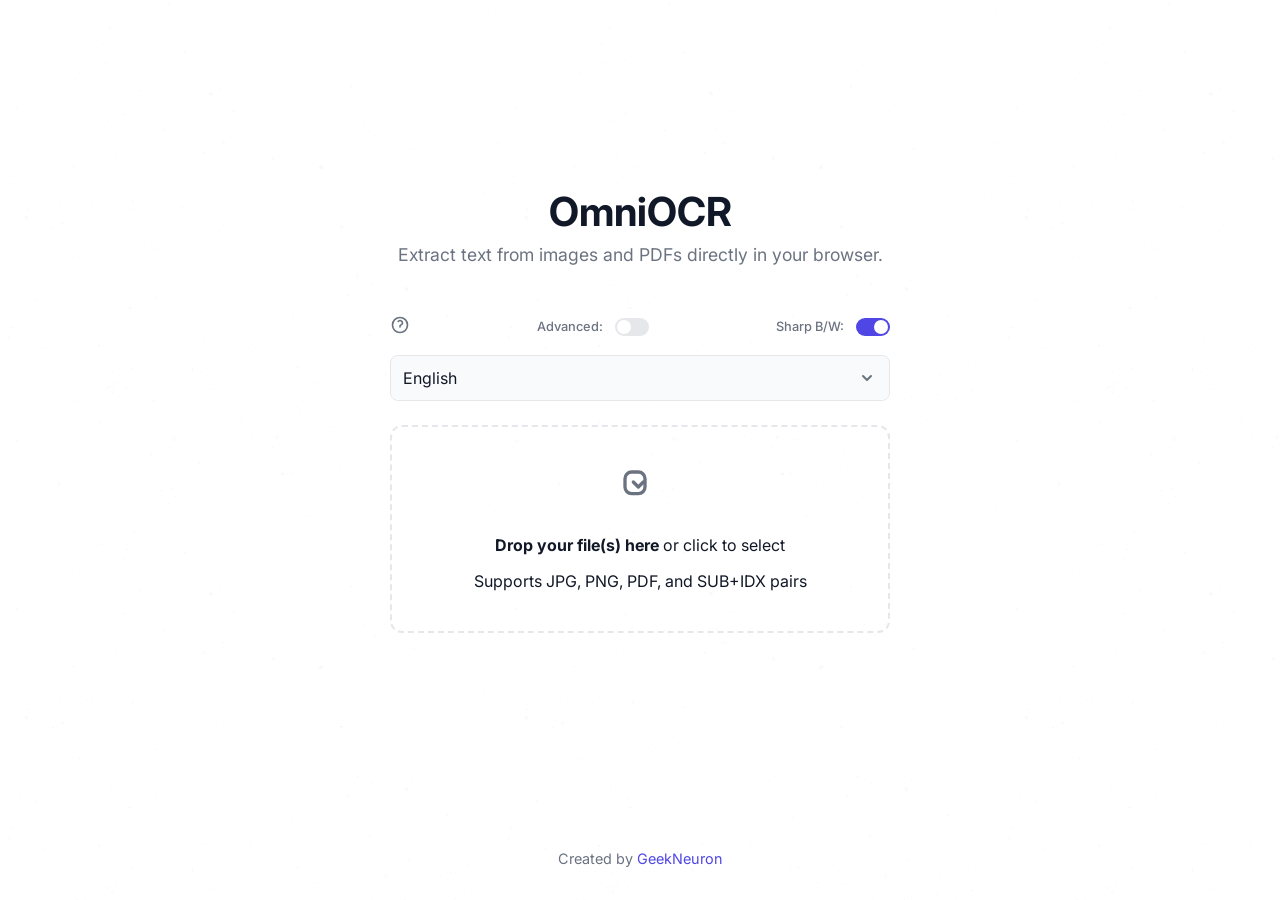
<file: index.html>
<!DOCTYPE html>
<html lang="en">
<head>
    <meta charset="UTF-8">
    <meta name="viewport" content="width=device-width, initial-scale=1.0">
    <title>OmniOCR by GeekNeuron</title>
    <link rel="icon" href="favicon-512x512.png" type="image/png">

    <!-- Google Fonts -->
    <link rel="preconnect" href="https://fonts.googleapis.com">
    <link rel="preconnect" href="https://fonts.gstatic.com" crossorigin>
    <link href="https://fonts.googleapis.com/css2?family=Inter:wght@400;500;700&family=Fira+Code&display=swap" rel="stylesheet">
    <link href="https://fonts.googleapis.com/css2?family=Vazirmatn:wght@400;500;700&display=swap" rel="stylesheet">
    
    <!-- Custom Stylesheet -->
    <link rel="stylesheet" href="src/css/style.css">

    <!-- CodeMirror Library -->
    <link rel="stylesheet" href="src/codemirror/codemirror.min.css">
    <link rel="stylesheet" href="src/codemirror/material-darker.min.css">

    <!-- Libraries (defer to load after DOM) -->
    <script src="src/js/libraries/pdf.min.js" defer></script>
    <script src="src/js/libraries/tesseract.min.js" defer></script>

    <!-- CodeMirror Library -->
    <script src="src/codemirror/codemirror.min.js"></script>
    <script src="src/codemirror/javascript.min.js"></script>

    <!-- VobSub Library (for .sub/.idx subtitle OCR) -->
    <script src="src/js/libraries/vobsub.js" defer></script>

    <!-- Main Application Logic -->
    <script type="module" src="src/js/main.js" defer></script>
</head>
<body class="light-theme">
    <div id="galaxy-bg"></div>
    <div id="dust-bg"></div>

    <main class="main-container">
        <header class="app-header">
            <h1 id="theme-toggle" class="title">OmniOCR</h1>
            <p id="subtitle" class="subtitle">Extract text from images and PDFs directly in your browser.</p>
        </header>

        <section id="controls-section" class="controls-section">
            <div class="top-controls-container">
    <div id="help-icon-container" class="help-icon-container">
        <svg xmlns="http://www.w3.org/2000/svg" fill="none" viewBox="0 0 24 24" stroke-width="2" stroke="currentColor">
            <path stroke-linecap="round" stroke-linejoin="round" d="M9.879 7.519c1.171-1.025 3.071-1.025 4.242 0 1.172 1.025 1.172 2.687 0 3.712-.203.179-.43.326-.67.442-.745.361-1.45.999-1.45 1.827v.75M21 12a9 9 0 11-18 0 9 9 0 0118 0z" />
        </svg>
    </div>
    <div id="advanced-mode-container" class="advanced-toggle-container">
        <label for="advanced-toggle-switch" class="advanced-toggle-label">Advanced:</label>
        <label class="switch">
            <input type="checkbox" id="advanced-toggle-switch">
            <span class="slider"></span>
        </label>
    </div>
    <div id="binarize-toggle-container" class="advanced-toggle-container" title="Hard black/white thresholding. Good for clean scans; can hurt accuracy on photos, colored backgrounds, or non-Latin scripts with fine detail (e.g. CJK).">
        <label for="binarize-toggle-switch" class="advanced-toggle-label">Sharp B/W:</label>
        <label class="switch">
            <input type="checkbox" id="binarize-toggle-switch" checked>
            <span class="slider"></span>
        </label>
    </div>
</div>
            
            <div id="custom-lang-select" class="custom-select-wrapper" tabindex="0">
                <div class="selected-option">
                    <span id="selected-lang-text">English</span>
                    <svg class="dropdown-arrow" xmlns="http://www.w3.org/2000/svg" viewBox="0 0 20 20" fill="currentColor"><path fill-rule="evenodd" d="M5.293 7.293a1 1 0 011.414 0L10 10.586l3.293-3.293a1 1 0 111.414 1.414l-4 4a1 1 0 01-1.414 0l-4-4a1 1 0 010-1.414z" clip-rule="evenodd" /></svg>
                </div>
                <div id="lang-options-panel" class="lang-options-panel hidden">
                    <input type="text" id="lang-search-input" class="lang-search-input" placeholder="Search language...">
                    <ul id="lang-options-list" class="lang-options-list"></ul>
                </div>
            </div>
        </section>

        <section id="drop-zone" class="drop-zone">
            <div class="drop-zone-prompt">
                <svg class="drop-zone-icon" xmlns="http://www.w3.org/2000/svg" fill="none" viewBox="0 0 24 24" stroke="currentColor"><path stroke-linecap="round" stroke-linejoin="round" stroke-width="2" d="M7 16a4 4 0 01-4-4V7a4 4 0 014-4h4a4 4 0 014 4v5a4 4 0 01-4 4H7z"></path><path stroke-linecap="round" stroke-linejoin="round" stroke-width="2" d="M14 9l-3 3-3-3"></path></svg>
                <p><strong>Drop your file(s) here</strong> or click to select</p>
                <span class="drop-zone-format">Supports JPG, PNG, PDF, and SUB+IDX pairs</span>
            </div>
            <input type="file" id="file-input" class="file-input" accept="image/png, image/jpeg, application/pdf, .sub, .idx" multiple>
        </section>

        <section id="status-container" class="status-container hidden">
            <p id="status-text" class="status-text">Processing...</p>
            <div class="progress-bar-wrapper">
                <div id="progress-bar" class="progress-bar"></div>
            </div>
        </section>

        <section id="result-container" class="result-container hidden">
            <div class="result-header">
                <h2>Extracted Text</h2>
                <div class="result-actions">
                    <button id="copy-btn" class="action-btn">
                        <svg xmlns="http://www.w3.org/2000/svg" width="16" height="16" fill="currentColor" viewBox="0 0 16 16"><path d="M4 1.5H3a2 2 0 0 0-2 2V14a2 2 0 0 0 2 2h10a2 2 0 0 0 2-2V3.5a2 2 0 0 0-2-2h-1v1h1a1 1 0 0 1 1 1V14a1 1 0 0 1-1 1H3a1 1 0 0 1-1-1V3.5a1 1 0 0 1 1-1h1v-1z"/><path d="M9.5 1a.5.5 0 0 1 .5.5v1a.5.5 0 0 1-.5.5h-3a.5.5 0 0 1-.5-.5v-1a.5.5 0 0 1 .5-.5h3z"/></svg>
                        <span>Copy</span>
                    </button>
                    <button id="download-btn" class="action-btn">
                        <svg xmlns="http://www.w3.org/2000/svg" width="16" height="16" fill="currentColor" viewBox="0 0 16 16"><path d="M.5 9.9a.5.5 0 0 1 .5.5v2.5a1 1 0 0 0 1 1h12a1 1 0 0 0 1-1v-2.5a.5.5 0 0 1 1 0v2.5a2 2 0 0 1-2 2H2a2 2 0 0 1-2-2v-2.5a.5.5 0 0 1 .5-.5z"/><path d="M7.646 11.854a.5.5 0 0 0 .708 0l3-3a.5.5 0 0 0-.708-.708L8.5 10.293V1.5a.5.5 0 0 0-1 0v8.793L5.354 8.146a.5.5 0 1 0-.708.708l3 3z"/></svg>
                        <span id="download-btn-text">Download</span>
                    </button>
                </div>
            </div>
            <textarea id="result-editor"></textarea>
        </section>

        <div id="error-container" class="error-container hidden">
            <p id="error-text">An error occurred.</p>
        </div>
    </main>

    <footer class="app-footer">
        <p>Created by <a href="https://github.com/GeekNeuron/OmniOCR" target="_blank" rel="noopener noreferrer" class="footer-link">GeekNeuron</a></p>
    </footer>

    <!-- API Key Modal -->
    <div id="api-key-modal-overlay" class="modal-overlay hidden">
        <div id="api-key-modal" class="modal-content">
            <h2 class="modal-title">Advanced Mode Credentials</h2>
            <p class="modal-subtitle">
                Enter your keys for cloud services. They are only stored for this session. You can leave optional fields blank.
            </p>
            <p class="modal-security-notice">
                ⚠️ These keys are stored only in this browser tab's session storage and sent directly from your
                browser to the cloud provider — they are never sent to any OmniOCR server. Anyone with access to
                this browser (or its DevTools/Network tab) could read them. For the Google Vision key, we strongly
                recommend creating a <strong>restricted</strong> key in Google Cloud Console
                (HTTP referrer and/or API restrictions) rather than using an unrestricted key.
            </p>
            <div class="modal-input-grid">
                <div class="modal-input-group">
                    <label for="google-key-input">Google Vision API Key (Required)</label>
                    <input type="password" id="google-key-input" class="modal-input" placeholder="Enter Google API Key...">
                </div>
                <div class="modal-input-group">
                    <label for="cloudinary-name-input">Cloudinary Cloud Name (Optional)</label>
                    <input type="text" id="cloudinary-name-input" class="modal-input" placeholder="Enter Cloudinary Name...">
                </div>
                <div class="modal-input-group">
                    <label for="huggingface-key-input">Hugging Face Token (Optional)</label>
                    <input type="password" id="huggingface-key-input" class="modal-input" placeholder="Enter Hugging Face Token...">
                </div>
            </div>
            <div class="modal-actions">
                <button id="cancel-api-key-btn" class="modal-btn modal-btn-secondary">Cancel</button>
                <button id="confirm-api-key-btn" class="modal-btn modal-btn-primary">Save Keys</button>
            </div>
        </div>
    </div>

    <!-- Help Modal -->
    <div id="help-modal-overlay" class="modal-overlay hidden">
        <div id="help-modal" class="modal-content">
            <button id="help-modal-close-btn" class="modal-close-btn">&times;</button>
            <h2 class="modal-title">OmniOCR Modes Explained</h2>
            <div class="modal-guide">
                <h3>Local Mode (Advanced OFF)</h3>
                <p>Fast, private, and fully offline. Best for clear documents and standard text. Uses the Tesseract.js engine running directly in your browser.</p>
                <ul>
                    <li>✓ 100% Private</li>
                    <li>✓ Works Offline</li>
                    <li>✓ Good for Clear Documents</li>
                </ul>
            </div>
            <div class="modal-guide">
                <h3>Advanced Mode (Advanced ON)</h3>
                <p>Uses powerful cloud APIs for maximum accuracy on complex images, such as photos with distorted text or noisy backgrounds. Requires an internet connection and API keys.</p>
                <ul>
                    <li>✓ Highest Possible Accuracy</li>
                    <li>✓ Great for "In-the-Wild" Images</li>
                    <li>✓ Auto-Detects Language</li>
                </ul>
            </div>
        </div>
    </div>
</body>
</html>
</file>
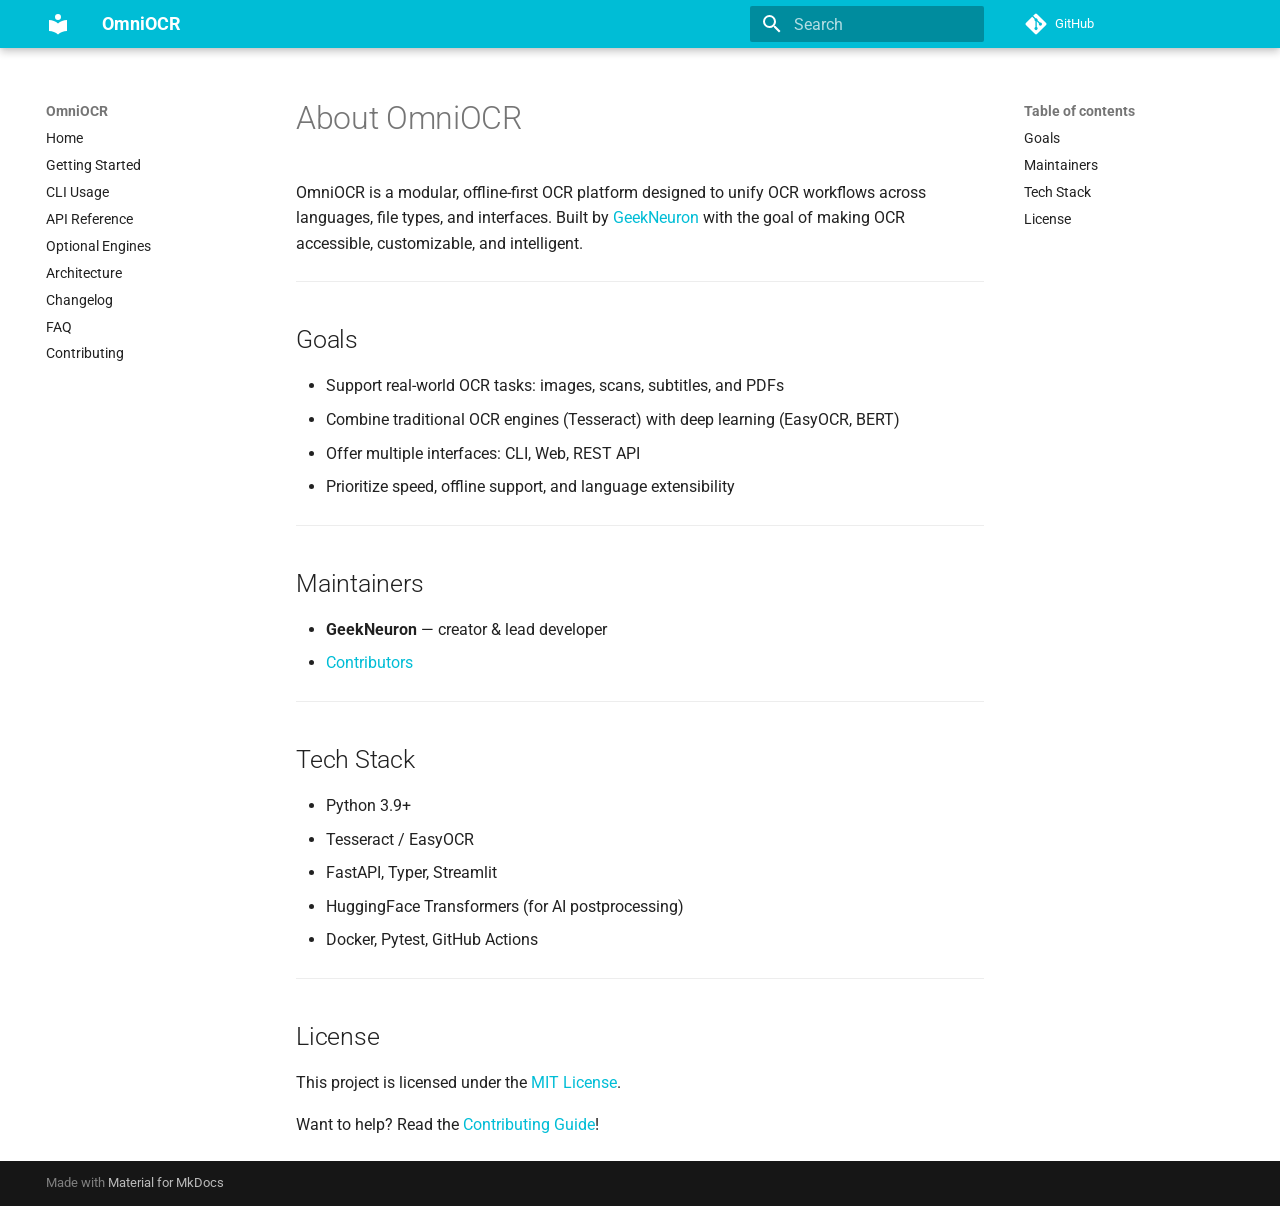
<file: about/index.html>
<!doctype html>
<html lang="en" class="no-js">
  <head>
    
      <meta charset="utf-8">
      <meta name="viewport" content="width=device-width,initial-scale=1">
      
      
      
      
      
      
      <link rel="icon" href="../assets/images/favicon.png">
      <meta name="generator" content="mkdocs-1.6.1, mkdocs-material-9.6.14">
    
    
      
        <title>About OmniOCR - OmniOCR</title>
      
    
    
      <link rel="stylesheet" href="../assets/stylesheets/main.342714a4.min.css">
      
        
        <link rel="stylesheet" href="../assets/stylesheets/palette.06af60db.min.css">
      
      


    
    
      
    
    
      
        
        
        <link rel="preconnect" href="https://fonts.gstatic.com" crossorigin>
        <link rel="stylesheet" href="https://fonts.googleapis.com/css?family=Roboto:300,300i,400,400i,700,700i%7CRoboto+Mono:400,400i,700,700i&display=fallback">
        <style>:root{--md-text-font:"Roboto";--md-code-font:"Roboto Mono"}</style>
      
    
    
    <script>__md_scope=new URL("..",location),__md_hash=e=>[...e].reduce(((e,_)=>(e<<5)-e+_.charCodeAt(0)),0),__md_get=(e,_=localStorage,t=__md_scope)=>JSON.parse(_.getItem(t.pathname+"."+e)),__md_set=(e,_,t=localStorage,a=__md_scope)=>{try{t.setItem(a.pathname+"."+e,JSON.stringify(_))}catch(e){}}</script>
    
      

    
    
    
  </head>
  
  
    
    
    
    
    
    <body dir="ltr" data-md-color-scheme="default" data-md-color-primary="cyan" data-md-color-accent="light-blue">
  
    
    <input class="md-toggle" data-md-toggle="drawer" type="checkbox" id="__drawer" autocomplete="off">
    <input class="md-toggle" data-md-toggle="search" type="checkbox" id="__search" autocomplete="off">
    <label class="md-overlay" for="__drawer"></label>
    <div data-md-component="skip">
      
        
        <a href="#about-omniocr" class="md-skip">
          Skip to content
        </a>
      
    </div>
    <div data-md-component="announce">
      
    </div>
    
    
      

  

<header class="md-header md-header--shadow" data-md-component="header">
  <nav class="md-header__inner md-grid" aria-label="Header">
    <a href=".." title="OmniOCR" class="md-header__button md-logo" aria-label="OmniOCR" data-md-component="logo">
      
  
  <svg xmlns="http://www.w3.org/2000/svg" viewBox="0 0 24 24"><path d="M12 8a3 3 0 0 0 3-3 3 3 0 0 0-3-3 3 3 0 0 0-3 3 3 3 0 0 0 3 3m0 3.54C9.64 9.35 6.5 8 3 8v11c3.5 0 6.64 1.35 9 3.54 2.36-2.19 5.5-3.54 9-3.54V8c-3.5 0-6.64 1.35-9 3.54"/></svg>

    </a>
    <label class="md-header__button md-icon" for="__drawer">
      
      <svg xmlns="http://www.w3.org/2000/svg" viewBox="0 0 24 24"><path d="M3 6h18v2H3zm0 5h18v2H3zm0 5h18v2H3z"/></svg>
    </label>
    <div class="md-header__title" data-md-component="header-title">
      <div class="md-header__ellipsis">
        <div class="md-header__topic">
          <span class="md-ellipsis">
            OmniOCR
          </span>
        </div>
        <div class="md-header__topic" data-md-component="header-topic">
          <span class="md-ellipsis">
            
              About OmniOCR
            
          </span>
        </div>
      </div>
    </div>
    
      
    
    
    
    
      
      
        <label class="md-header__button md-icon" for="__search">
          
          <svg xmlns="http://www.w3.org/2000/svg" viewBox="0 0 24 24"><path d="M9.5 3A6.5 6.5 0 0 1 16 9.5c0 1.61-.59 3.09-1.56 4.23l.27.27h.79l5 5-1.5 1.5-5-5v-.79l-.27-.27A6.52 6.52 0 0 1 9.5 16 6.5 6.5 0 0 1 3 9.5 6.5 6.5 0 0 1 9.5 3m0 2C7 5 5 7 5 9.5S7 14 9.5 14 14 12 14 9.5 12 5 9.5 5"/></svg>
        </label>
        <div class="md-search" data-md-component="search" role="dialog">
  <label class="md-search__overlay" for="__search"></label>
  <div class="md-search__inner" role="search">
    <form class="md-search__form" name="search">
      <input type="text" class="md-search__input" name="query" aria-label="Search" placeholder="Search" autocapitalize="off" autocorrect="off" autocomplete="off" spellcheck="false" data-md-component="search-query" required>
      <label class="md-search__icon md-icon" for="__search">
        
        <svg xmlns="http://www.w3.org/2000/svg" viewBox="0 0 24 24"><path d="M9.5 3A6.5 6.5 0 0 1 16 9.5c0 1.61-.59 3.09-1.56 4.23l.27.27h.79l5 5-1.5 1.5-5-5v-.79l-.27-.27A6.52 6.52 0 0 1 9.5 16 6.5 6.5 0 0 1 3 9.5 6.5 6.5 0 0 1 9.5 3m0 2C7 5 5 7 5 9.5S7 14 9.5 14 14 12 14 9.5 12 5 9.5 5"/></svg>
        
        <svg xmlns="http://www.w3.org/2000/svg" viewBox="0 0 24 24"><path d="M20 11v2H8l5.5 5.5-1.42 1.42L4.16 12l7.92-7.92L13.5 5.5 8 11z"/></svg>
      </label>
      <nav class="md-search__options" aria-label="Search">
        
        <button type="reset" class="md-search__icon md-icon" title="Clear" aria-label="Clear" tabindex="-1">
          
          <svg xmlns="http://www.w3.org/2000/svg" viewBox="0 0 24 24"><path d="M19 6.41 17.59 5 12 10.59 6.41 5 5 6.41 10.59 12 5 17.59 6.41 19 12 13.41 17.59 19 19 17.59 13.41 12z"/></svg>
        </button>
      </nav>
      
    </form>
    <div class="md-search__output">
      <div class="md-search__scrollwrap" tabindex="0" data-md-scrollfix>
        <div class="md-search-result" data-md-component="search-result">
          <div class="md-search-result__meta">
            Initializing search
          </div>
          <ol class="md-search-result__list" role="presentation"></ol>
        </div>
      </div>
    </div>
  </div>
</div>
      
    
    
      <div class="md-header__source">
        <a href="https://github.com/GeekNeuron/OmniOCR" title="Go to repository" class="md-source" data-md-component="source">
  <div class="md-source__icon md-icon">
    
    <svg xmlns="http://www.w3.org/2000/svg" viewBox="0 0 448 512"><!--! Font Awesome Free 6.7.2 by @fontawesome - https://fontawesome.com License - https://fontawesome.com/license/free (Icons: CC BY 4.0, Fonts: SIL OFL 1.1, Code: MIT License) Copyright 2024 Fonticons, Inc.--><path d="M439.55 236.05 244 40.45a28.87 28.87 0 0 0-40.81 0l-40.66 40.63 51.52 51.52c27.06-9.14 52.68 16.77 43.39 43.68l49.66 49.66c34.23-11.8 61.18 31 35.47 56.69-26.49 26.49-70.21-2.87-56-37.34L240.22 199v121.85c25.3 12.54 22.26 41.85 9.08 55a34.34 34.34 0 0 1-48.55 0c-17.57-17.6-11.07-46.91 11.25-56v-123c-20.8-8.51-24.6-30.74-18.64-45L142.57 101 8.45 235.14a28.86 28.86 0 0 0 0 40.81l195.61 195.6a28.86 28.86 0 0 0 40.8 0l194.69-194.69a28.86 28.86 0 0 0 0-40.81"/></svg>
  </div>
  <div class="md-source__repository">
    GitHub
  </div>
</a>
      </div>
    
  </nav>
  
</header>
    
    <div class="md-container" data-md-component="container">
      
      
        
          
        
      
      <main class="md-main" data-md-component="main">
        <div class="md-main__inner md-grid">
          
            
              
              <div class="md-sidebar md-sidebar--primary" data-md-component="sidebar" data-md-type="navigation" >
                <div class="md-sidebar__scrollwrap">
                  <div class="md-sidebar__inner">
                    



<nav class="md-nav md-nav--primary" aria-label="Navigation" data-md-level="0">
  <label class="md-nav__title" for="__drawer">
    <a href=".." title="OmniOCR" class="md-nav__button md-logo" aria-label="OmniOCR" data-md-component="logo">
      
  
  <svg xmlns="http://www.w3.org/2000/svg" viewBox="0 0 24 24"><path d="M12 8a3 3 0 0 0 3-3 3 3 0 0 0-3-3 3 3 0 0 0-3 3 3 3 0 0 0 3 3m0 3.54C9.64 9.35 6.5 8 3 8v11c3.5 0 6.64 1.35 9 3.54 2.36-2.19 5.5-3.54 9-3.54V8c-3.5 0-6.64 1.35-9 3.54"/></svg>

    </a>
    OmniOCR
  </label>
  
    <div class="md-nav__source">
      <a href="https://github.com/GeekNeuron/OmniOCR" title="Go to repository" class="md-source" data-md-component="source">
  <div class="md-source__icon md-icon">
    
    <svg xmlns="http://www.w3.org/2000/svg" viewBox="0 0 448 512"><!--! Font Awesome Free 6.7.2 by @fontawesome - https://fontawesome.com License - https://fontawesome.com/license/free (Icons: CC BY 4.0, Fonts: SIL OFL 1.1, Code: MIT License) Copyright 2024 Fonticons, Inc.--><path d="M439.55 236.05 244 40.45a28.87 28.87 0 0 0-40.81 0l-40.66 40.63 51.52 51.52c27.06-9.14 52.68 16.77 43.39 43.68l49.66 49.66c34.23-11.8 61.18 31 35.47 56.69-26.49 26.49-70.21-2.87-56-37.34L240.22 199v121.85c25.3 12.54 22.26 41.85 9.08 55a34.34 34.34 0 0 1-48.55 0c-17.57-17.6-11.07-46.91 11.25-56v-123c-20.8-8.51-24.6-30.74-18.64-45L142.57 101 8.45 235.14a28.86 28.86 0 0 0 0 40.81l195.61 195.6a28.86 28.86 0 0 0 40.8 0l194.69-194.69a28.86 28.86 0 0 0 0-40.81"/></svg>
  </div>
  <div class="md-source__repository">
    GitHub
  </div>
</a>
    </div>
  
  <ul class="md-nav__list" data-md-scrollfix>
    
      
      
  
  
  
  
    <li class="md-nav__item">
      <a href=".." class="md-nav__link">
        
  
  
  <span class="md-ellipsis">
    Home
    
  </span>
  

      </a>
    </li>
  

    
      
      
  
  
  
  
    <li class="md-nav__item">
      <a href="../getting_started/" class="md-nav__link">
        
  
  
  <span class="md-ellipsis">
    Getting Started
    
  </span>
  

      </a>
    </li>
  

    
      
      
  
  
  
  
    <li class="md-nav__item">
      <a href="../cli/" class="md-nav__link">
        
  
  
  <span class="md-ellipsis">
    CLI Usage
    
  </span>
  

      </a>
    </li>
  

    
      
      
  
  
  
  
    <li class="md-nav__item">
      <a href="../api/" class="md-nav__link">
        
  
  
  <span class="md-ellipsis">
    API Reference
    
  </span>
  

      </a>
    </li>
  

    
      
      
  
  
  
  
    <li class="md-nav__item">
      <a href="../optional.md" class="md-nav__link">
        
  
  
  <span class="md-ellipsis">
    Optional Engines
    
  </span>
  

      </a>
    </li>
  

    
      
      
  
  
  
  
    <li class="md-nav__item">
      <a href="../ARCHITECTURE/" class="md-nav__link">
        
  
  
  <span class="md-ellipsis">
    Architecture
    
  </span>
  

      </a>
    </li>
  

    
      
      
  
  
  
  
    <li class="md-nav__item">
      <a href="../CHANGELOG/" class="md-nav__link">
        
  
  
  <span class="md-ellipsis">
    Changelog
    
  </span>
  

      </a>
    </li>
  

    
      
      
  
  
  
  
    <li class="md-nav__item">
      <a href="../faq/" class="md-nav__link">
        
  
  
  <span class="md-ellipsis">
    FAQ
    
  </span>
  

      </a>
    </li>
  

    
      
      
  
  
  
  
    <li class="md-nav__item">
      <a href="../../CONTRIBUTING.md" class="md-nav__link">
        
  
  
  <span class="md-ellipsis">
    Contributing
    
  </span>
  

      </a>
    </li>
  

    
  </ul>
</nav>
                  </div>
                </div>
              </div>
            
            
              
              <div class="md-sidebar md-sidebar--secondary" data-md-component="sidebar" data-md-type="toc" >
                <div class="md-sidebar__scrollwrap">
                  <div class="md-sidebar__inner">
                    

<nav class="md-nav md-nav--secondary" aria-label="Table of contents">
  
  
  
    
  
  
    <label class="md-nav__title" for="__toc">
      <span class="md-nav__icon md-icon"></span>
      Table of contents
    </label>
    <ul class="md-nav__list" data-md-component="toc" data-md-scrollfix>
      
        <li class="md-nav__item">
  <a href="#goals" class="md-nav__link">
    <span class="md-ellipsis">
      Goals
    </span>
  </a>
  
</li>
      
        <li class="md-nav__item">
  <a href="#maintainers" class="md-nav__link">
    <span class="md-ellipsis">
      Maintainers
    </span>
  </a>
  
</li>
      
        <li class="md-nav__item">
  <a href="#tech-stack" class="md-nav__link">
    <span class="md-ellipsis">
      Tech Stack
    </span>
  </a>
  
</li>
      
        <li class="md-nav__item">
  <a href="#license" class="md-nav__link">
    <span class="md-ellipsis">
      License
    </span>
  </a>
  
</li>
      
    </ul>
  
</nav>
                  </div>
                </div>
              </div>
            
          
          
            <div class="md-content" data-md-component="content">
              <article class="md-content__inner md-typeset">
                
                  


  
  


<h1 id="about-omniocr">About OmniOCR</h1>
<p>OmniOCR is a modular, offline-first OCR platform designed to unify OCR workflows across languages, file types, and interfaces. Built by <a href="https://github.com/GeekNeuron">GeekNeuron</a> with the goal of making OCR accessible, customizable, and intelligent.</p>
<hr />
<h2 id="goals">Goals</h2>
<ul>
<li>Support real-world OCR tasks: images, scans, subtitles, and PDFs</li>
<li>Combine traditional OCR engines (Tesseract) with deep learning (EasyOCR, BERT)</li>
<li>Offer multiple interfaces: CLI, Web, REST API</li>
<li>Prioritize speed, offline support, and language extensibility</li>
</ul>
<hr />
<h2 id="maintainers">Maintainers</h2>
<ul>
<li><strong>GeekNeuron</strong> — creator &amp; lead developer</li>
<li><a href="https://github.com/GeekNeuron/OmniOCR/graphs/contributors">Contributors</a></li>
</ul>
<hr />
<h2 id="tech-stack">Tech Stack</h2>
<ul>
<li>Python 3.9+</li>
<li>Tesseract / EasyOCR</li>
<li>FastAPI, Typer, Streamlit</li>
<li>HuggingFace Transformers (for AI postprocessing)</li>
<li>Docker, Pytest, GitHub Actions</li>
</ul>
<hr />
<h2 id="license">License</h2>
<p>This project is licensed under the <a href="https://github.com/GeekNeuron/OmniOCR/blob/main/LICENSE">MIT License</a>.</p>
<p>Want to help? Read the <a href="../CONTRIBUTING.md">Contributing Guide</a>!</p>












                
              </article>
            </div>
          
          
<script>var target=document.getElementById(location.hash.slice(1));target&&target.name&&(target.checked=target.name.startsWith("__tabbed_"))</script>
        </div>
        
      </main>
      
        <footer class="md-footer">
  
  <div class="md-footer-meta md-typeset">
    <div class="md-footer-meta__inner md-grid">
      <div class="md-copyright">
  
  
    Made with
    <a href="https://squidfunk.github.io/mkdocs-material/" target="_blank" rel="noopener">
      Material for MkDocs
    </a>
  
</div>
      
    </div>
  </div>
</footer>
      
    </div>
    <div class="md-dialog" data-md-component="dialog">
      <div class="md-dialog__inner md-typeset"></div>
    </div>
    
    
    
      
      <script id="__config" type="application/json">{"base": "..", "features": [], "search": "../assets/javascripts/workers/search.d50fe291.min.js", "tags": null, "translations": {"clipboard.copied": "Copied to clipboard", "clipboard.copy": "Copy to clipboard", "search.result.more.one": "1 more on this page", "search.result.more.other": "# more on this page", "search.result.none": "No matching documents", "search.result.one": "1 matching document", "search.result.other": "# matching documents", "search.result.placeholder": "Type to start searching", "search.result.term.missing": "Missing", "select.version": "Select version"}, "version": null}</script>
    
    
      <script src="../assets/javascripts/bundle.13a4f30d.min.js"></script>
      
    
  </body>
</html>
</file>
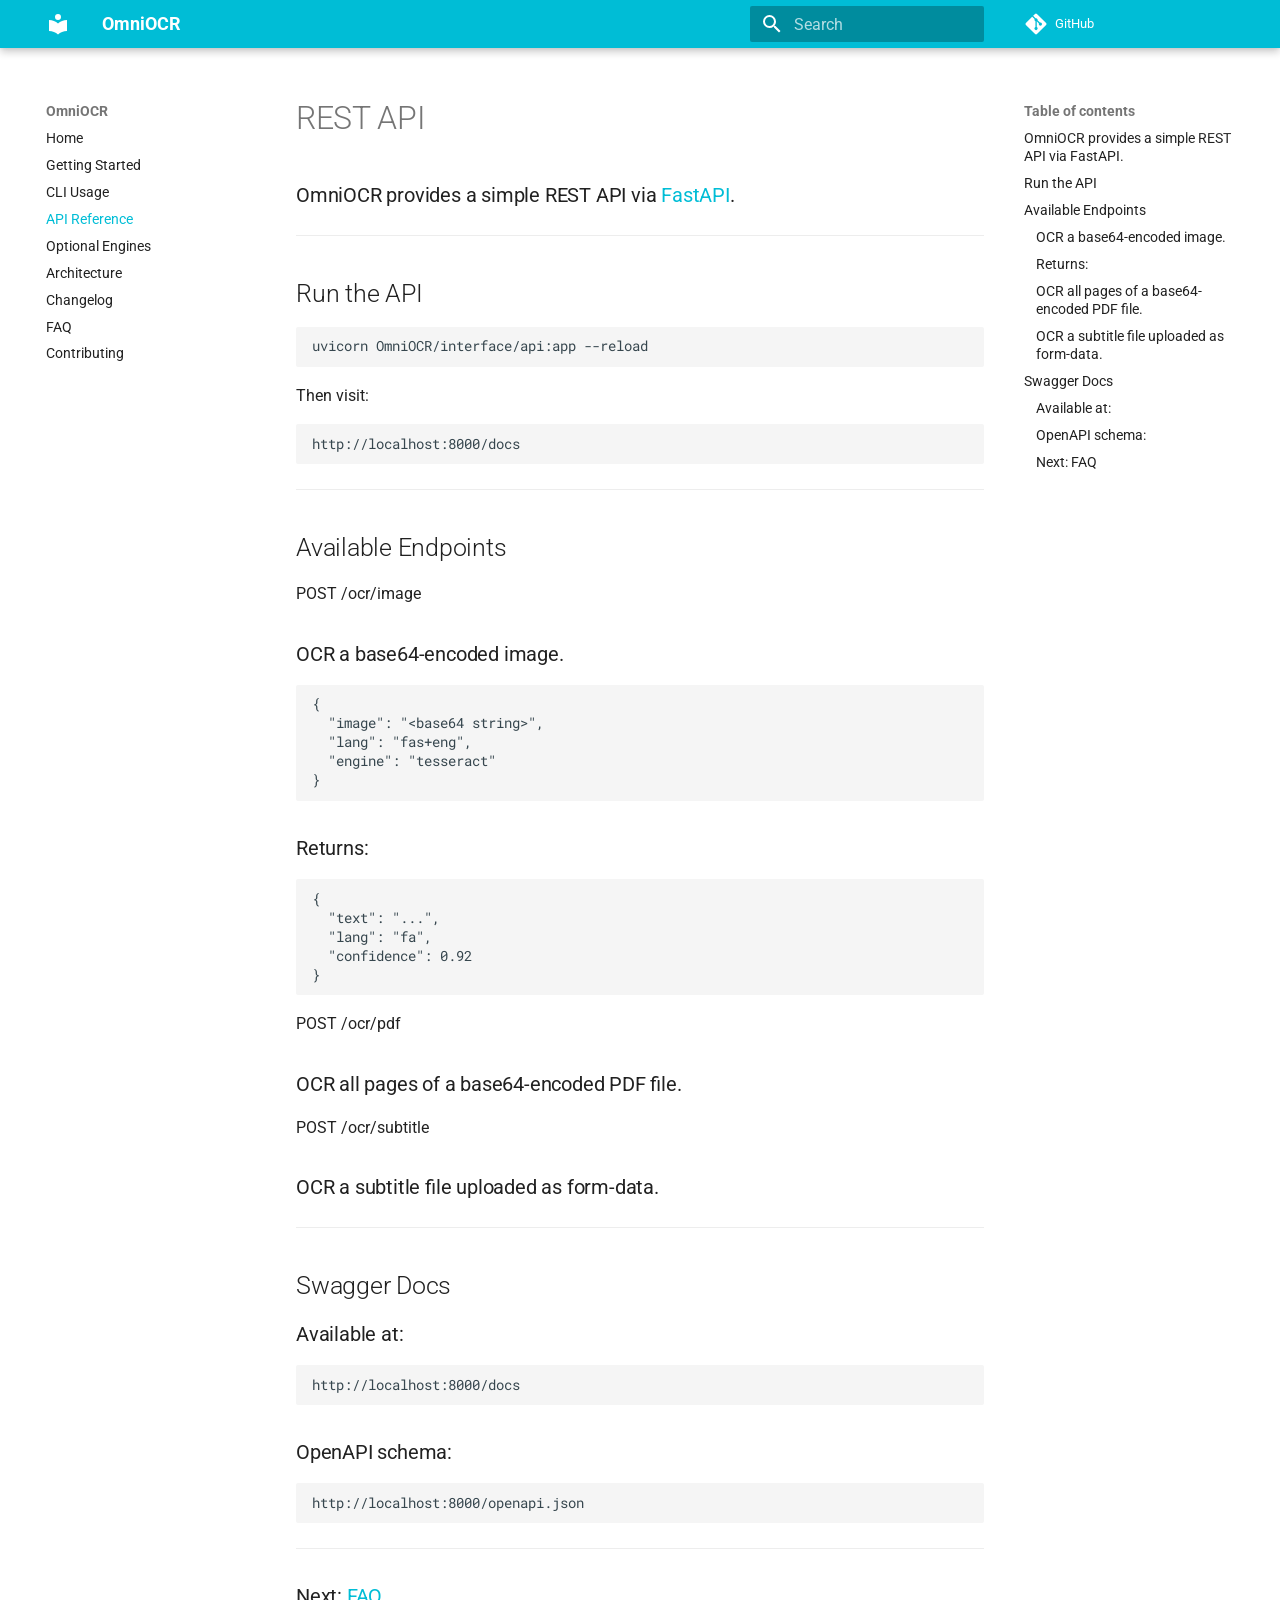
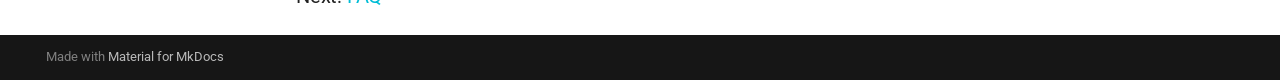
<file: api/index.html>
<!doctype html>
<html lang="en" class="no-js">
  <head>
    
      <meta charset="utf-8">
      <meta name="viewport" content="width=device-width,initial-scale=1">
      
      
      
      
        <link rel="prev" href="../cli/">
      
      
        <link rel="next" href="../ARCHITECTURE/">
      
      
      <link rel="icon" href="../assets/images/favicon.png">
      <meta name="generator" content="mkdocs-1.6.1, mkdocs-material-9.6.14">
    
    
      
        <title>API Reference - OmniOCR</title>
      
    
    
      <link rel="stylesheet" href="../assets/stylesheets/main.342714a4.min.css">
      
        
        <link rel="stylesheet" href="../assets/stylesheets/palette.06af60db.min.css">
      
      


    
    
      
    
    
      
        
        
        <link rel="preconnect" href="https://fonts.gstatic.com" crossorigin>
        <link rel="stylesheet" href="https://fonts.googleapis.com/css?family=Roboto:300,300i,400,400i,700,700i%7CRoboto+Mono:400,400i,700,700i&display=fallback">
        <style>:root{--md-text-font:"Roboto";--md-code-font:"Roboto Mono"}</style>
      
    
    
    <script>__md_scope=new URL("..",location),__md_hash=e=>[...e].reduce(((e,_)=>(e<<5)-e+_.charCodeAt(0)),0),__md_get=(e,_=localStorage,t=__md_scope)=>JSON.parse(_.getItem(t.pathname+"."+e)),__md_set=(e,_,t=localStorage,a=__md_scope)=>{try{t.setItem(a.pathname+"."+e,JSON.stringify(_))}catch(e){}}</script>
    
      

    
    
    
  </head>
  
  
    
    
    
    
    
    <body dir="ltr" data-md-color-scheme="default" data-md-color-primary="cyan" data-md-color-accent="light-blue">
  
    
    <input class="md-toggle" data-md-toggle="drawer" type="checkbox" id="__drawer" autocomplete="off">
    <input class="md-toggle" data-md-toggle="search" type="checkbox" id="__search" autocomplete="off">
    <label class="md-overlay" for="__drawer"></label>
    <div data-md-component="skip">
      
        
        <a href="#rest-api" class="md-skip">
          Skip to content
        </a>
      
    </div>
    <div data-md-component="announce">
      
    </div>
    
    
      

  

<header class="md-header md-header--shadow" data-md-component="header">
  <nav class="md-header__inner md-grid" aria-label="Header">
    <a href=".." title="OmniOCR" class="md-header__button md-logo" aria-label="OmniOCR" data-md-component="logo">
      
  
  <svg xmlns="http://www.w3.org/2000/svg" viewBox="0 0 24 24"><path d="M12 8a3 3 0 0 0 3-3 3 3 0 0 0-3-3 3 3 0 0 0-3 3 3 3 0 0 0 3 3m0 3.54C9.64 9.35 6.5 8 3 8v11c3.5 0 6.64 1.35 9 3.54 2.36-2.19 5.5-3.54 9-3.54V8c-3.5 0-6.64 1.35-9 3.54"/></svg>

    </a>
    <label class="md-header__button md-icon" for="__drawer">
      
      <svg xmlns="http://www.w3.org/2000/svg" viewBox="0 0 24 24"><path d="M3 6h18v2H3zm0 5h18v2H3zm0 5h18v2H3z"/></svg>
    </label>
    <div class="md-header__title" data-md-component="header-title">
      <div class="md-header__ellipsis">
        <div class="md-header__topic">
          <span class="md-ellipsis">
            OmniOCR
          </span>
        </div>
        <div class="md-header__topic" data-md-component="header-topic">
          <span class="md-ellipsis">
            
              API Reference
            
          </span>
        </div>
      </div>
    </div>
    
      
    
    
    
    
      
      
        <label class="md-header__button md-icon" for="__search">
          
          <svg xmlns="http://www.w3.org/2000/svg" viewBox="0 0 24 24"><path d="M9.5 3A6.5 6.5 0 0 1 16 9.5c0 1.61-.59 3.09-1.56 4.23l.27.27h.79l5 5-1.5 1.5-5-5v-.79l-.27-.27A6.52 6.52 0 0 1 9.5 16 6.5 6.5 0 0 1 3 9.5 6.5 6.5 0 0 1 9.5 3m0 2C7 5 5 7 5 9.5S7 14 9.5 14 14 12 14 9.5 12 5 9.5 5"/></svg>
        </label>
        <div class="md-search" data-md-component="search" role="dialog">
  <label class="md-search__overlay" for="__search"></label>
  <div class="md-search__inner" role="search">
    <form class="md-search__form" name="search">
      <input type="text" class="md-search__input" name="query" aria-label="Search" placeholder="Search" autocapitalize="off" autocorrect="off" autocomplete="off" spellcheck="false" data-md-component="search-query" required>
      <label class="md-search__icon md-icon" for="__search">
        
        <svg xmlns="http://www.w3.org/2000/svg" viewBox="0 0 24 24"><path d="M9.5 3A6.5 6.5 0 0 1 16 9.5c0 1.61-.59 3.09-1.56 4.23l.27.27h.79l5 5-1.5 1.5-5-5v-.79l-.27-.27A6.52 6.52 0 0 1 9.5 16 6.5 6.5 0 0 1 3 9.5 6.5 6.5 0 0 1 9.5 3m0 2C7 5 5 7 5 9.5S7 14 9.5 14 14 12 14 9.5 12 5 9.5 5"/></svg>
        
        <svg xmlns="http://www.w3.org/2000/svg" viewBox="0 0 24 24"><path d="M20 11v2H8l5.5 5.5-1.42 1.42L4.16 12l7.92-7.92L13.5 5.5 8 11z"/></svg>
      </label>
      <nav class="md-search__options" aria-label="Search">
        
        <button type="reset" class="md-search__icon md-icon" title="Clear" aria-label="Clear" tabindex="-1">
          
          <svg xmlns="http://www.w3.org/2000/svg" viewBox="0 0 24 24"><path d="M19 6.41 17.59 5 12 10.59 6.41 5 5 6.41 10.59 12 5 17.59 6.41 19 12 13.41 17.59 19 19 17.59 13.41 12z"/></svg>
        </button>
      </nav>
      
    </form>
    <div class="md-search__output">
      <div class="md-search__scrollwrap" tabindex="0" data-md-scrollfix>
        <div class="md-search-result" data-md-component="search-result">
          <div class="md-search-result__meta">
            Initializing search
          </div>
          <ol class="md-search-result__list" role="presentation"></ol>
        </div>
      </div>
    </div>
  </div>
</div>
      
    
    
      <div class="md-header__source">
        <a href="https://github.com/GeekNeuron/OmniOCR" title="Go to repository" class="md-source" data-md-component="source">
  <div class="md-source__icon md-icon">
    
    <svg xmlns="http://www.w3.org/2000/svg" viewBox="0 0 448 512"><!--! Font Awesome Free 6.7.2 by @fontawesome - https://fontawesome.com License - https://fontawesome.com/license/free (Icons: CC BY 4.0, Fonts: SIL OFL 1.1, Code: MIT License) Copyright 2024 Fonticons, Inc.--><path d="M439.55 236.05 244 40.45a28.87 28.87 0 0 0-40.81 0l-40.66 40.63 51.52 51.52c27.06-9.14 52.68 16.77 43.39 43.68l49.66 49.66c34.23-11.8 61.18 31 35.47 56.69-26.49 26.49-70.21-2.87-56-37.34L240.22 199v121.85c25.3 12.54 22.26 41.85 9.08 55a34.34 34.34 0 0 1-48.55 0c-17.57-17.6-11.07-46.91 11.25-56v-123c-20.8-8.51-24.6-30.74-18.64-45L142.57 101 8.45 235.14a28.86 28.86 0 0 0 0 40.81l195.61 195.6a28.86 28.86 0 0 0 40.8 0l194.69-194.69a28.86 28.86 0 0 0 0-40.81"/></svg>
  </div>
  <div class="md-source__repository">
    GitHub
  </div>
</a>
      </div>
    
  </nav>
  
</header>
    
    <div class="md-container" data-md-component="container">
      
      
        
          
        
      
      <main class="md-main" data-md-component="main">
        <div class="md-main__inner md-grid">
          
            
              
              <div class="md-sidebar md-sidebar--primary" data-md-component="sidebar" data-md-type="navigation" >
                <div class="md-sidebar__scrollwrap">
                  <div class="md-sidebar__inner">
                    



<nav class="md-nav md-nav--primary" aria-label="Navigation" data-md-level="0">
  <label class="md-nav__title" for="__drawer">
    <a href=".." title="OmniOCR" class="md-nav__button md-logo" aria-label="OmniOCR" data-md-component="logo">
      
  
  <svg xmlns="http://www.w3.org/2000/svg" viewBox="0 0 24 24"><path d="M12 8a3 3 0 0 0 3-3 3 3 0 0 0-3-3 3 3 0 0 0-3 3 3 3 0 0 0 3 3m0 3.54C9.64 9.35 6.5 8 3 8v11c3.5 0 6.64 1.35 9 3.54 2.36-2.19 5.5-3.54 9-3.54V8c-3.5 0-6.64 1.35-9 3.54"/></svg>

    </a>
    OmniOCR
  </label>
  
    <div class="md-nav__source">
      <a href="https://github.com/GeekNeuron/OmniOCR" title="Go to repository" class="md-source" data-md-component="source">
  <div class="md-source__icon md-icon">
    
    <svg xmlns="http://www.w3.org/2000/svg" viewBox="0 0 448 512"><!--! Font Awesome Free 6.7.2 by @fontawesome - https://fontawesome.com License - https://fontawesome.com/license/free (Icons: CC BY 4.0, Fonts: SIL OFL 1.1, Code: MIT License) Copyright 2024 Fonticons, Inc.--><path d="M439.55 236.05 244 40.45a28.87 28.87 0 0 0-40.81 0l-40.66 40.63 51.52 51.52c27.06-9.14 52.68 16.77 43.39 43.68l49.66 49.66c34.23-11.8 61.18 31 35.47 56.69-26.49 26.49-70.21-2.87-56-37.34L240.22 199v121.85c25.3 12.54 22.26 41.85 9.08 55a34.34 34.34 0 0 1-48.55 0c-17.57-17.6-11.07-46.91 11.25-56v-123c-20.8-8.51-24.6-30.74-18.64-45L142.57 101 8.45 235.14a28.86 28.86 0 0 0 0 40.81l195.61 195.6a28.86 28.86 0 0 0 40.8 0l194.69-194.69a28.86 28.86 0 0 0 0-40.81"/></svg>
  </div>
  <div class="md-source__repository">
    GitHub
  </div>
</a>
    </div>
  
  <ul class="md-nav__list" data-md-scrollfix>
    
      
      
  
  
  
  
    <li class="md-nav__item">
      <a href=".." class="md-nav__link">
        
  
  
  <span class="md-ellipsis">
    Home
    
  </span>
  

      </a>
    </li>
  

    
      
      
  
  
  
  
    <li class="md-nav__item">
      <a href="../getting_started/" class="md-nav__link">
        
  
  
  <span class="md-ellipsis">
    Getting Started
    
  </span>
  

      </a>
    </li>
  

    
      
      
  
  
  
  
    <li class="md-nav__item">
      <a href="../cli/" class="md-nav__link">
        
  
  
  <span class="md-ellipsis">
    CLI Usage
    
  </span>
  

      </a>
    </li>
  

    
      
      
  
  
    
  
  
  
    <li class="md-nav__item md-nav__item--active">
      
      <input class="md-nav__toggle md-toggle" type="checkbox" id="__toc">
      
      
        
      
      
        <label class="md-nav__link md-nav__link--active" for="__toc">
          
  
  
  <span class="md-ellipsis">
    API Reference
    
  </span>
  

          <span class="md-nav__icon md-icon"></span>
        </label>
      
      <a href="./" class="md-nav__link md-nav__link--active">
        
  
  
  <span class="md-ellipsis">
    API Reference
    
  </span>
  

      </a>
      
        

<nav class="md-nav md-nav--secondary" aria-label="Table of contents">
  
  
  
    
  
  
    <label class="md-nav__title" for="__toc">
      <span class="md-nav__icon md-icon"></span>
      Table of contents
    </label>
    <ul class="md-nav__list" data-md-component="toc" data-md-scrollfix>
      
        <li class="md-nav__item">
  <a href="#omniocr-provides-a-simple-rest-api-via-fastapi" class="md-nav__link">
    <span class="md-ellipsis">
      OmniOCR provides a simple REST API via FastAPI.
    </span>
  </a>
  
</li>
      
        <li class="md-nav__item">
  <a href="#run-the-api" class="md-nav__link">
    <span class="md-ellipsis">
      Run the API
    </span>
  </a>
  
</li>
      
        <li class="md-nav__item">
  <a href="#available-endpoints" class="md-nav__link">
    <span class="md-ellipsis">
      Available Endpoints
    </span>
  </a>
  
    <nav class="md-nav" aria-label="Available Endpoints">
      <ul class="md-nav__list">
        
          <li class="md-nav__item">
  <a href="#ocr-a-base64-encoded-image" class="md-nav__link">
    <span class="md-ellipsis">
      OCR a base64-encoded image.
    </span>
  </a>
  
</li>
        
          <li class="md-nav__item">
  <a href="#returns" class="md-nav__link">
    <span class="md-ellipsis">
      Returns:
    </span>
  </a>
  
</li>
        
          <li class="md-nav__item">
  <a href="#ocr-all-pages-of-a-base64-encoded-pdf-file" class="md-nav__link">
    <span class="md-ellipsis">
      OCR all pages of a base64-encoded PDF file.
    </span>
  </a>
  
</li>
        
          <li class="md-nav__item">
  <a href="#ocr-a-subtitle-file-uploaded-as-form-data" class="md-nav__link">
    <span class="md-ellipsis">
      OCR a subtitle file uploaded as form-data.
    </span>
  </a>
  
</li>
        
      </ul>
    </nav>
  
</li>
      
        <li class="md-nav__item">
  <a href="#swagger-docs" class="md-nav__link">
    <span class="md-ellipsis">
      Swagger Docs
    </span>
  </a>
  
    <nav class="md-nav" aria-label="Swagger Docs">
      <ul class="md-nav__list">
        
          <li class="md-nav__item">
  <a href="#available-at" class="md-nav__link">
    <span class="md-ellipsis">
      Available at:
    </span>
  </a>
  
</li>
        
          <li class="md-nav__item">
  <a href="#openapi-schema" class="md-nav__link">
    <span class="md-ellipsis">
      OpenAPI schema:
    </span>
  </a>
  
</li>
        
          <li class="md-nav__item">
  <a href="#next-faq" class="md-nav__link">
    <span class="md-ellipsis">
      Next: FAQ
    </span>
  </a>
  
</li>
        
      </ul>
    </nav>
  
</li>
      
    </ul>
  
</nav>
      
    </li>
  

    
      
      
  
  
  
  
    <li class="md-nav__item">
      <a href="../optional.md" class="md-nav__link">
        
  
  
  <span class="md-ellipsis">
    Optional Engines
    
  </span>
  

      </a>
    </li>
  

    
      
      
  
  
  
  
    <li class="md-nav__item">
      <a href="../ARCHITECTURE/" class="md-nav__link">
        
  
  
  <span class="md-ellipsis">
    Architecture
    
  </span>
  

      </a>
    </li>
  

    
      
      
  
  
  
  
    <li class="md-nav__item">
      <a href="../CHANGELOG/" class="md-nav__link">
        
  
  
  <span class="md-ellipsis">
    Changelog
    
  </span>
  

      </a>
    </li>
  

    
      
      
  
  
  
  
    <li class="md-nav__item">
      <a href="../faq/" class="md-nav__link">
        
  
  
  <span class="md-ellipsis">
    FAQ
    
  </span>
  

      </a>
    </li>
  

    
      
      
  
  
  
  
    <li class="md-nav__item">
      <a href="../../CONTRIBUTING.md" class="md-nav__link">
        
  
  
  <span class="md-ellipsis">
    Contributing
    
  </span>
  

      </a>
    </li>
  

    
  </ul>
</nav>
                  </div>
                </div>
              </div>
            
            
              
              <div class="md-sidebar md-sidebar--secondary" data-md-component="sidebar" data-md-type="toc" >
                <div class="md-sidebar__scrollwrap">
                  <div class="md-sidebar__inner">
                    

<nav class="md-nav md-nav--secondary" aria-label="Table of contents">
  
  
  
    
  
  
    <label class="md-nav__title" for="__toc">
      <span class="md-nav__icon md-icon"></span>
      Table of contents
    </label>
    <ul class="md-nav__list" data-md-component="toc" data-md-scrollfix>
      
        <li class="md-nav__item">
  <a href="#omniocr-provides-a-simple-rest-api-via-fastapi" class="md-nav__link">
    <span class="md-ellipsis">
      OmniOCR provides a simple REST API via FastAPI.
    </span>
  </a>
  
</li>
      
        <li class="md-nav__item">
  <a href="#run-the-api" class="md-nav__link">
    <span class="md-ellipsis">
      Run the API
    </span>
  </a>
  
</li>
      
        <li class="md-nav__item">
  <a href="#available-endpoints" class="md-nav__link">
    <span class="md-ellipsis">
      Available Endpoints
    </span>
  </a>
  
    <nav class="md-nav" aria-label="Available Endpoints">
      <ul class="md-nav__list">
        
          <li class="md-nav__item">
  <a href="#ocr-a-base64-encoded-image" class="md-nav__link">
    <span class="md-ellipsis">
      OCR a base64-encoded image.
    </span>
  </a>
  
</li>
        
          <li class="md-nav__item">
  <a href="#returns" class="md-nav__link">
    <span class="md-ellipsis">
      Returns:
    </span>
  </a>
  
</li>
        
          <li class="md-nav__item">
  <a href="#ocr-all-pages-of-a-base64-encoded-pdf-file" class="md-nav__link">
    <span class="md-ellipsis">
      OCR all pages of a base64-encoded PDF file.
    </span>
  </a>
  
</li>
        
          <li class="md-nav__item">
  <a href="#ocr-a-subtitle-file-uploaded-as-form-data" class="md-nav__link">
    <span class="md-ellipsis">
      OCR a subtitle file uploaded as form-data.
    </span>
  </a>
  
</li>
        
      </ul>
    </nav>
  
</li>
      
        <li class="md-nav__item">
  <a href="#swagger-docs" class="md-nav__link">
    <span class="md-ellipsis">
      Swagger Docs
    </span>
  </a>
  
    <nav class="md-nav" aria-label="Swagger Docs">
      <ul class="md-nav__list">
        
          <li class="md-nav__item">
  <a href="#available-at" class="md-nav__link">
    <span class="md-ellipsis">
      Available at:
    </span>
  </a>
  
</li>
        
          <li class="md-nav__item">
  <a href="#openapi-schema" class="md-nav__link">
    <span class="md-ellipsis">
      OpenAPI schema:
    </span>
  </a>
  
</li>
        
          <li class="md-nav__item">
  <a href="#next-faq" class="md-nav__link">
    <span class="md-ellipsis">
      Next: FAQ
    </span>
  </a>
  
</li>
        
      </ul>
    </nav>
  
</li>
      
    </ul>
  
</nav>
                  </div>
                </div>
              </div>
            
          
          
            <div class="md-content" data-md-component="content">
              <article class="md-content__inner md-typeset">
                
                  


  
  


<h1 id="rest-api">REST API</h1>
<h3 id="omniocr-provides-a-simple-rest-api-via-fastapi">OmniOCR provides a simple REST API via <a href="https://fastapi.tiangolo.com">FastAPI</a>.</h3>
<hr />
<h2 id="run-the-api">Run the API</h2>
<pre><code class="language-bash">uvicorn OmniOCR/interface/api:app --reload
</code></pre>
<p>Then visit:</p>
<pre><code>http://localhost:8000/docs
</code></pre>
<hr />
<h2 id="available-endpoints">Available Endpoints</h2>
<p>POST /ocr/image</p>
<h3 id="ocr-a-base64-encoded-image">OCR a base64-encoded image.</h3>
<pre><code class="language-Json">{
  &quot;image&quot;: &quot;&lt;base64 string&gt;&quot;,
  &quot;lang&quot;: &quot;fas+eng&quot;,
  &quot;engine&quot;: &quot;tesseract&quot;
}
</code></pre>
<h3 id="returns">Returns:</h3>
<pre><code class="language-Json">{
  &quot;text&quot;: &quot;...&quot;,
  &quot;lang&quot;: &quot;fa&quot;,
  &quot;confidence&quot;: 0.92
}
</code></pre>
<p>POST /ocr/pdf</p>
<h3 id="ocr-all-pages-of-a-base64-encoded-pdf-file">OCR all pages of a base64-encoded PDF file.</h3>
<p>POST /ocr/subtitle</p>
<h3 id="ocr-a-subtitle-file-uploaded-as-form-data">OCR a subtitle file uploaded as form-data.</h3>
<hr />
<h2 id="swagger-docs">Swagger Docs</h2>
<h3 id="available-at">Available at:</h3>
<pre><code>http://localhost:8000/docs
</code></pre>
<h3 id="openapi-schema">OpenAPI schema:</h3>
<pre><code>http://localhost:8000/openapi.json
</code></pre>
<hr />
<h3 id="next-faq">Next: <a href="../faq/">FAQ</a></h3>












                
              </article>
            </div>
          
          
<script>var target=document.getElementById(location.hash.slice(1));target&&target.name&&(target.checked=target.name.startsWith("__tabbed_"))</script>
        </div>
        
      </main>
      
        <footer class="md-footer">
  
  <div class="md-footer-meta md-typeset">
    <div class="md-footer-meta__inner md-grid">
      <div class="md-copyright">
  
  
    Made with
    <a href="https://squidfunk.github.io/mkdocs-material/" target="_blank" rel="noopener">
      Material for MkDocs
    </a>
  
</div>
      
    </div>
  </div>
</footer>
      
    </div>
    <div class="md-dialog" data-md-component="dialog">
      <div class="md-dialog__inner md-typeset"></div>
    </div>
    
    
    
      
      <script id="__config" type="application/json">{"base": "..", "features": [], "search": "../assets/javascripts/workers/search.d50fe291.min.js", "tags": null, "translations": {"clipboard.copied": "Copied to clipboard", "clipboard.copy": "Copy to clipboard", "search.result.more.one": "1 more on this page", "search.result.more.other": "# more on this page", "search.result.none": "No matching documents", "search.result.one": "1 matching document", "search.result.other": "# matching documents", "search.result.placeholder": "Type to start searching", "search.result.term.missing": "Missing", "select.version": "Select version"}, "version": null}</script>
    
    
      <script src="../assets/javascripts/bundle.13a4f30d.min.js"></script>
      
    
  </body>
</html>
</file>
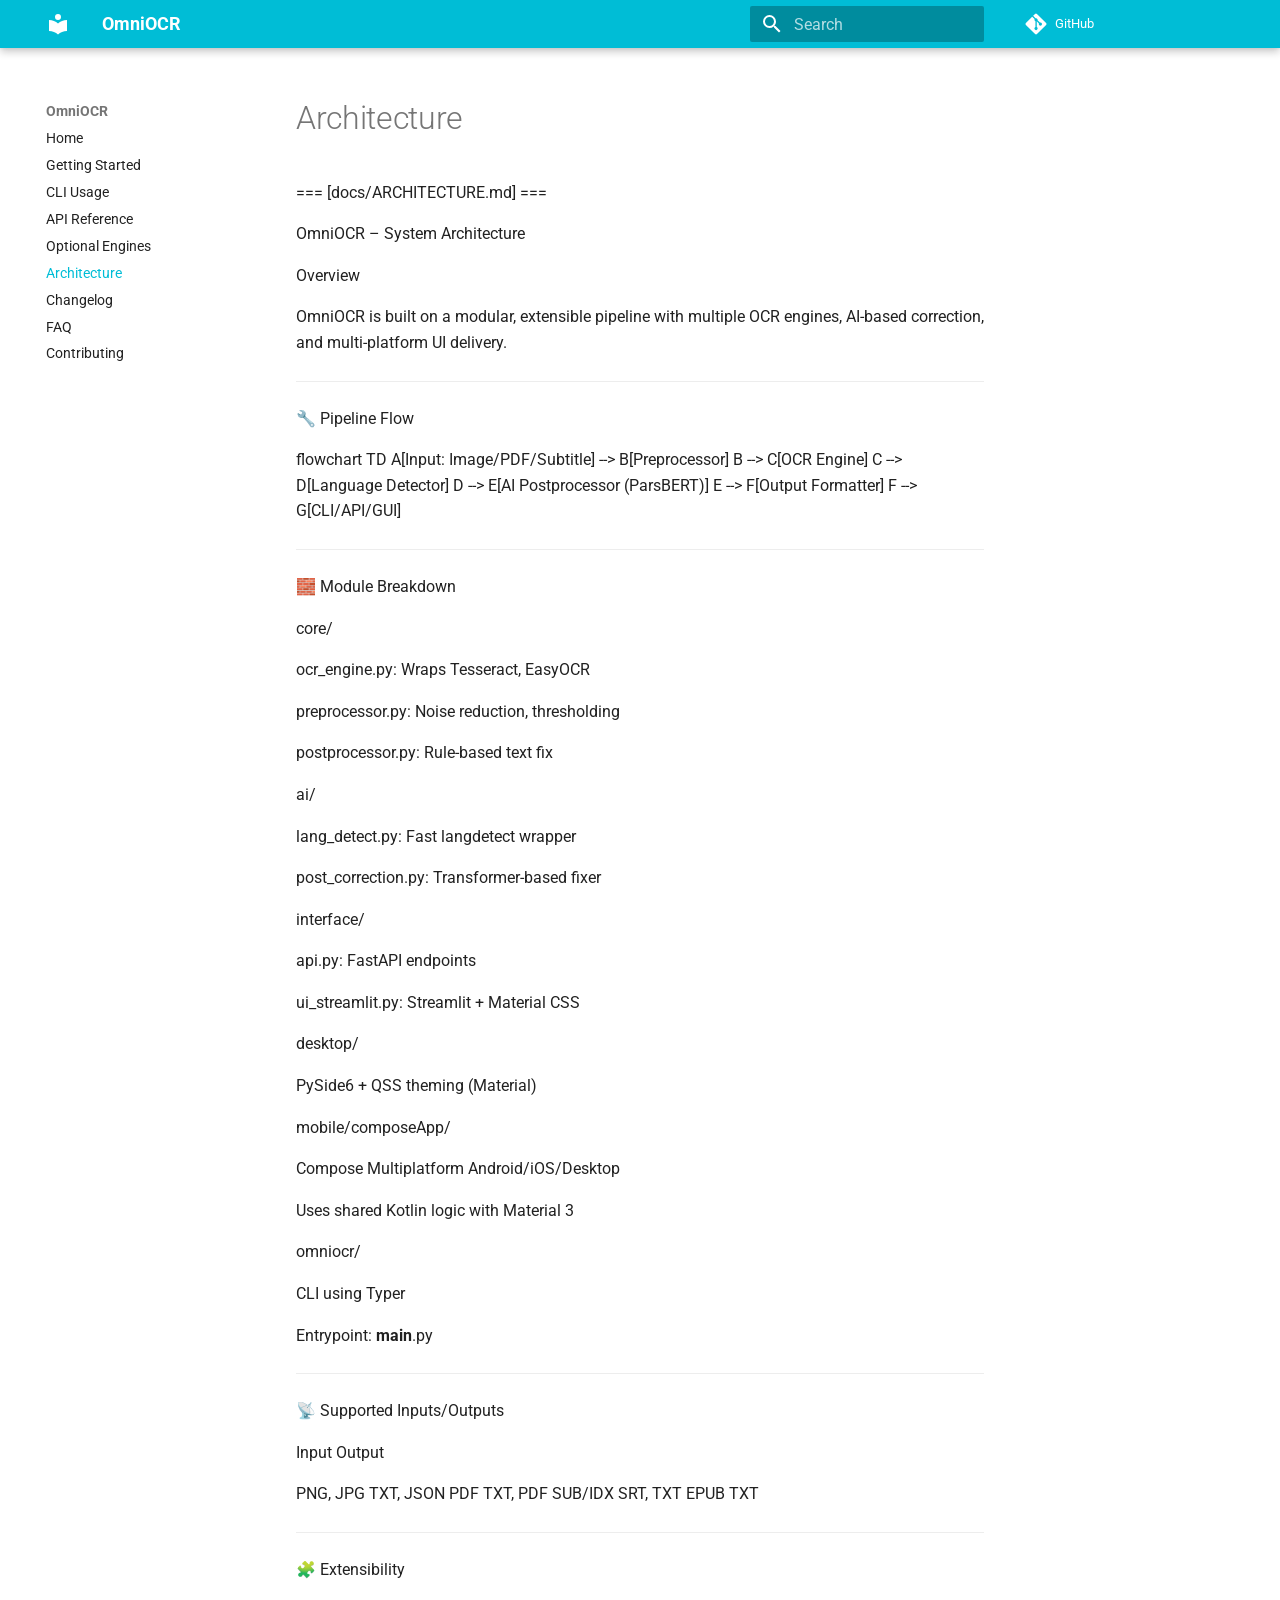
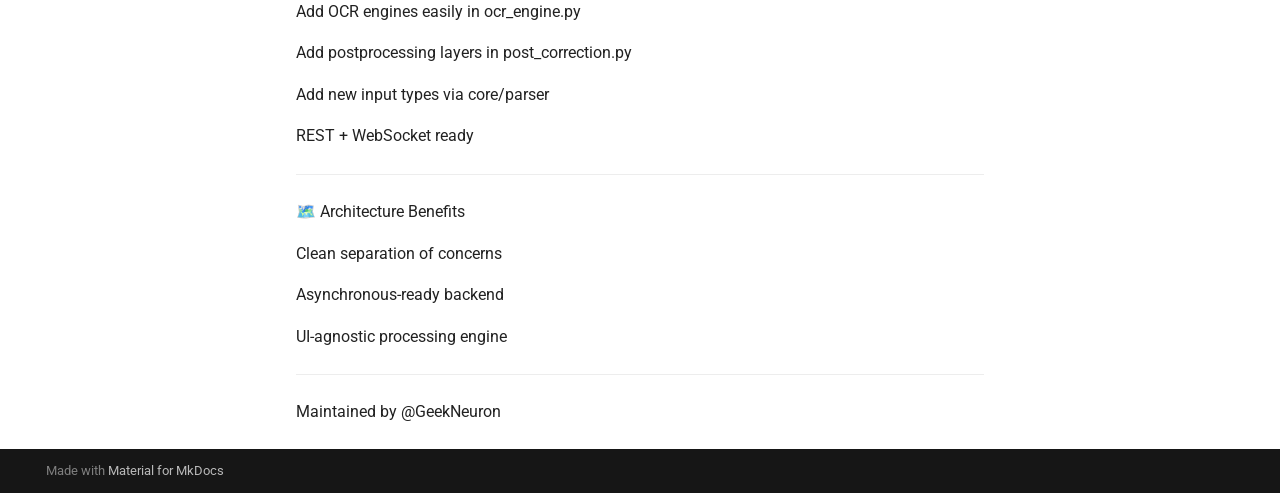
<file: ARCHITECTURE/index.html>
<!doctype html>
<html lang="en" class="no-js">
  <head>
    
      <meta charset="utf-8">
      <meta name="viewport" content="width=device-width,initial-scale=1">
      
      
      
      
        <link rel="prev" href="../api/">
      
      
        <link rel="next" href="../CHANGELOG/">
      
      
      <link rel="icon" href="../assets/images/favicon.png">
      <meta name="generator" content="mkdocs-1.6.1, mkdocs-material-9.6.14">
    
    
      
        <title>Architecture - OmniOCR</title>
      
    
    
      <link rel="stylesheet" href="../assets/stylesheets/main.342714a4.min.css">
      
        
        <link rel="stylesheet" href="../assets/stylesheets/palette.06af60db.min.css">
      
      


    
    
      
    
    
      
        
        
        <link rel="preconnect" href="https://fonts.gstatic.com" crossorigin>
        <link rel="stylesheet" href="https://fonts.googleapis.com/css?family=Roboto:300,300i,400,400i,700,700i%7CRoboto+Mono:400,400i,700,700i&display=fallback">
        <style>:root{--md-text-font:"Roboto";--md-code-font:"Roboto Mono"}</style>
      
    
    
    <script>__md_scope=new URL("..",location),__md_hash=e=>[...e].reduce(((e,_)=>(e<<5)-e+_.charCodeAt(0)),0),__md_get=(e,_=localStorage,t=__md_scope)=>JSON.parse(_.getItem(t.pathname+"."+e)),__md_set=(e,_,t=localStorage,a=__md_scope)=>{try{t.setItem(a.pathname+"."+e,JSON.stringify(_))}catch(e){}}</script>
    
      

    
    
    
  </head>
  
  
    
    
    
    
    
    <body dir="ltr" data-md-color-scheme="default" data-md-color-primary="cyan" data-md-color-accent="light-blue">
  
    
    <input class="md-toggle" data-md-toggle="drawer" type="checkbox" id="__drawer" autocomplete="off">
    <input class="md-toggle" data-md-toggle="search" type="checkbox" id="__search" autocomplete="off">
    <label class="md-overlay" for="__drawer"></label>
    <div data-md-component="skip">
      
    </div>
    <div data-md-component="announce">
      
    </div>
    
    
      

  

<header class="md-header md-header--shadow" data-md-component="header">
  <nav class="md-header__inner md-grid" aria-label="Header">
    <a href=".." title="OmniOCR" class="md-header__button md-logo" aria-label="OmniOCR" data-md-component="logo">
      
  
  <svg xmlns="http://www.w3.org/2000/svg" viewBox="0 0 24 24"><path d="M12 8a3 3 0 0 0 3-3 3 3 0 0 0-3-3 3 3 0 0 0-3 3 3 3 0 0 0 3 3m0 3.54C9.64 9.35 6.5 8 3 8v11c3.5 0 6.64 1.35 9 3.54 2.36-2.19 5.5-3.54 9-3.54V8c-3.5 0-6.64 1.35-9 3.54"/></svg>

    </a>
    <label class="md-header__button md-icon" for="__drawer">
      
      <svg xmlns="http://www.w3.org/2000/svg" viewBox="0 0 24 24"><path d="M3 6h18v2H3zm0 5h18v2H3zm0 5h18v2H3z"/></svg>
    </label>
    <div class="md-header__title" data-md-component="header-title">
      <div class="md-header__ellipsis">
        <div class="md-header__topic">
          <span class="md-ellipsis">
            OmniOCR
          </span>
        </div>
        <div class="md-header__topic" data-md-component="header-topic">
          <span class="md-ellipsis">
            
              Architecture
            
          </span>
        </div>
      </div>
    </div>
    
      
    
    
    
    
      
      
        <label class="md-header__button md-icon" for="__search">
          
          <svg xmlns="http://www.w3.org/2000/svg" viewBox="0 0 24 24"><path d="M9.5 3A6.5 6.5 0 0 1 16 9.5c0 1.61-.59 3.09-1.56 4.23l.27.27h.79l5 5-1.5 1.5-5-5v-.79l-.27-.27A6.52 6.52 0 0 1 9.5 16 6.5 6.5 0 0 1 3 9.5 6.5 6.5 0 0 1 9.5 3m0 2C7 5 5 7 5 9.5S7 14 9.5 14 14 12 14 9.5 12 5 9.5 5"/></svg>
        </label>
        <div class="md-search" data-md-component="search" role="dialog">
  <label class="md-search__overlay" for="__search"></label>
  <div class="md-search__inner" role="search">
    <form class="md-search__form" name="search">
      <input type="text" class="md-search__input" name="query" aria-label="Search" placeholder="Search" autocapitalize="off" autocorrect="off" autocomplete="off" spellcheck="false" data-md-component="search-query" required>
      <label class="md-search__icon md-icon" for="__search">
        
        <svg xmlns="http://www.w3.org/2000/svg" viewBox="0 0 24 24"><path d="M9.5 3A6.5 6.5 0 0 1 16 9.5c0 1.61-.59 3.09-1.56 4.23l.27.27h.79l5 5-1.5 1.5-5-5v-.79l-.27-.27A6.52 6.52 0 0 1 9.5 16 6.5 6.5 0 0 1 3 9.5 6.5 6.5 0 0 1 9.5 3m0 2C7 5 5 7 5 9.5S7 14 9.5 14 14 12 14 9.5 12 5 9.5 5"/></svg>
        
        <svg xmlns="http://www.w3.org/2000/svg" viewBox="0 0 24 24"><path d="M20 11v2H8l5.5 5.5-1.42 1.42L4.16 12l7.92-7.92L13.5 5.5 8 11z"/></svg>
      </label>
      <nav class="md-search__options" aria-label="Search">
        
        <button type="reset" class="md-search__icon md-icon" title="Clear" aria-label="Clear" tabindex="-1">
          
          <svg xmlns="http://www.w3.org/2000/svg" viewBox="0 0 24 24"><path d="M19 6.41 17.59 5 12 10.59 6.41 5 5 6.41 10.59 12 5 17.59 6.41 19 12 13.41 17.59 19 19 17.59 13.41 12z"/></svg>
        </button>
      </nav>
      
    </form>
    <div class="md-search__output">
      <div class="md-search__scrollwrap" tabindex="0" data-md-scrollfix>
        <div class="md-search-result" data-md-component="search-result">
          <div class="md-search-result__meta">
            Initializing search
          </div>
          <ol class="md-search-result__list" role="presentation"></ol>
        </div>
      </div>
    </div>
  </div>
</div>
      
    
    
      <div class="md-header__source">
        <a href="https://github.com/GeekNeuron/OmniOCR" title="Go to repository" class="md-source" data-md-component="source">
  <div class="md-source__icon md-icon">
    
    <svg xmlns="http://www.w3.org/2000/svg" viewBox="0 0 448 512"><!--! Font Awesome Free 6.7.2 by @fontawesome - https://fontawesome.com License - https://fontawesome.com/license/free (Icons: CC BY 4.0, Fonts: SIL OFL 1.1, Code: MIT License) Copyright 2024 Fonticons, Inc.--><path d="M439.55 236.05 244 40.45a28.87 28.87 0 0 0-40.81 0l-40.66 40.63 51.52 51.52c27.06-9.14 52.68 16.77 43.39 43.68l49.66 49.66c34.23-11.8 61.18 31 35.47 56.69-26.49 26.49-70.21-2.87-56-37.34L240.22 199v121.85c25.3 12.54 22.26 41.85 9.08 55a34.34 34.34 0 0 1-48.55 0c-17.57-17.6-11.07-46.91 11.25-56v-123c-20.8-8.51-24.6-30.74-18.64-45L142.57 101 8.45 235.14a28.86 28.86 0 0 0 0 40.81l195.61 195.6a28.86 28.86 0 0 0 40.8 0l194.69-194.69a28.86 28.86 0 0 0 0-40.81"/></svg>
  </div>
  <div class="md-source__repository">
    GitHub
  </div>
</a>
      </div>
    
  </nav>
  
</header>
    
    <div class="md-container" data-md-component="container">
      
      
        
          
        
      
      <main class="md-main" data-md-component="main">
        <div class="md-main__inner md-grid">
          
            
              
              <div class="md-sidebar md-sidebar--primary" data-md-component="sidebar" data-md-type="navigation" >
                <div class="md-sidebar__scrollwrap">
                  <div class="md-sidebar__inner">
                    



<nav class="md-nav md-nav--primary" aria-label="Navigation" data-md-level="0">
  <label class="md-nav__title" for="__drawer">
    <a href=".." title="OmniOCR" class="md-nav__button md-logo" aria-label="OmniOCR" data-md-component="logo">
      
  
  <svg xmlns="http://www.w3.org/2000/svg" viewBox="0 0 24 24"><path d="M12 8a3 3 0 0 0 3-3 3 3 0 0 0-3-3 3 3 0 0 0-3 3 3 3 0 0 0 3 3m0 3.54C9.64 9.35 6.5 8 3 8v11c3.5 0 6.64 1.35 9 3.54 2.36-2.19 5.5-3.54 9-3.54V8c-3.5 0-6.64 1.35-9 3.54"/></svg>

    </a>
    OmniOCR
  </label>
  
    <div class="md-nav__source">
      <a href="https://github.com/GeekNeuron/OmniOCR" title="Go to repository" class="md-source" data-md-component="source">
  <div class="md-source__icon md-icon">
    
    <svg xmlns="http://www.w3.org/2000/svg" viewBox="0 0 448 512"><!--! Font Awesome Free 6.7.2 by @fontawesome - https://fontawesome.com License - https://fontawesome.com/license/free (Icons: CC BY 4.0, Fonts: SIL OFL 1.1, Code: MIT License) Copyright 2024 Fonticons, Inc.--><path d="M439.55 236.05 244 40.45a28.87 28.87 0 0 0-40.81 0l-40.66 40.63 51.52 51.52c27.06-9.14 52.68 16.77 43.39 43.68l49.66 49.66c34.23-11.8 61.18 31 35.47 56.69-26.49 26.49-70.21-2.87-56-37.34L240.22 199v121.85c25.3 12.54 22.26 41.85 9.08 55a34.34 34.34 0 0 1-48.55 0c-17.57-17.6-11.07-46.91 11.25-56v-123c-20.8-8.51-24.6-30.74-18.64-45L142.57 101 8.45 235.14a28.86 28.86 0 0 0 0 40.81l195.61 195.6a28.86 28.86 0 0 0 40.8 0l194.69-194.69a28.86 28.86 0 0 0 0-40.81"/></svg>
  </div>
  <div class="md-source__repository">
    GitHub
  </div>
</a>
    </div>
  
  <ul class="md-nav__list" data-md-scrollfix>
    
      
      
  
  
  
  
    <li class="md-nav__item">
      <a href=".." class="md-nav__link">
        
  
  
  <span class="md-ellipsis">
    Home
    
  </span>
  

      </a>
    </li>
  

    
      
      
  
  
  
  
    <li class="md-nav__item">
      <a href="../getting_started/" class="md-nav__link">
        
  
  
  <span class="md-ellipsis">
    Getting Started
    
  </span>
  

      </a>
    </li>
  

    
      
      
  
  
  
  
    <li class="md-nav__item">
      <a href="../cli/" class="md-nav__link">
        
  
  
  <span class="md-ellipsis">
    CLI Usage
    
  </span>
  

      </a>
    </li>
  

    
      
      
  
  
  
  
    <li class="md-nav__item">
      <a href="../api/" class="md-nav__link">
        
  
  
  <span class="md-ellipsis">
    API Reference
    
  </span>
  

      </a>
    </li>
  

    
      
      
  
  
  
  
    <li class="md-nav__item">
      <a href="../optional.md" class="md-nav__link">
        
  
  
  <span class="md-ellipsis">
    Optional Engines
    
  </span>
  

      </a>
    </li>
  

    
      
      
  
  
    
  
  
  
    <li class="md-nav__item md-nav__item--active">
      
      <input class="md-nav__toggle md-toggle" type="checkbox" id="__toc">
      
      
      
      <a href="./" class="md-nav__link md-nav__link--active">
        
  
  
  <span class="md-ellipsis">
    Architecture
    
  </span>
  

      </a>
      
    </li>
  

    
      
      
  
  
  
  
    <li class="md-nav__item">
      <a href="../CHANGELOG/" class="md-nav__link">
        
  
  
  <span class="md-ellipsis">
    Changelog
    
  </span>
  

      </a>
    </li>
  

    
      
      
  
  
  
  
    <li class="md-nav__item">
      <a href="../faq/" class="md-nav__link">
        
  
  
  <span class="md-ellipsis">
    FAQ
    
  </span>
  

      </a>
    </li>
  

    
      
      
  
  
  
  
    <li class="md-nav__item">
      <a href="../../CONTRIBUTING.md" class="md-nav__link">
        
  
  
  <span class="md-ellipsis">
    Contributing
    
  </span>
  

      </a>
    </li>
  

    
  </ul>
</nav>
                  </div>
                </div>
              </div>
            
            
              
              <div class="md-sidebar md-sidebar--secondary" data-md-component="sidebar" data-md-type="toc" >
                <div class="md-sidebar__scrollwrap">
                  <div class="md-sidebar__inner">
                    

<nav class="md-nav md-nav--secondary" aria-label="Table of contents">
  
  
  
  
</nav>
                  </div>
                </div>
              </div>
            
          
          
            <div class="md-content" data-md-component="content">
              <article class="md-content__inner md-typeset">
                
                  


  
  


  <h1>Architecture</h1>

<p>=== [docs/ARCHITECTURE.md] ===</p>
<p>OmniOCR – System Architecture</p>
<p>Overview</p>
<p>OmniOCR is built on a modular, extensible pipeline with multiple OCR engines, AI-based correction, and multi-platform UI delivery.</p>
<hr />
<p>🔧 Pipeline Flow</p>
<p>flowchart TD
    A[Input: Image/PDF/Subtitle] --&gt; B[Preprocessor]
    B --&gt; C[OCR Engine]
    C --&gt; D[Language Detector]
    D --&gt; E[AI Postprocessor (ParsBERT)]
    E --&gt; F[Output Formatter]
    F --&gt; G[CLI/API/GUI]</p>
<hr />
<p>🧱 Module Breakdown</p>
<p>core/</p>
<p>ocr_engine.py: Wraps Tesseract, EasyOCR</p>
<p>preprocessor.py: Noise reduction, thresholding</p>
<p>postprocessor.py: Rule-based text fix</p>
<p>ai/</p>
<p>lang_detect.py: Fast langdetect wrapper</p>
<p>post_correction.py: Transformer-based fixer</p>
<p>interface/</p>
<p>api.py: FastAPI endpoints</p>
<p>ui_streamlit.py: Streamlit + Material CSS</p>
<p>desktop/</p>
<p>PySide6 + QSS theming (Material)</p>
<p>mobile/composeApp/</p>
<p>Compose Multiplatform Android/iOS/Desktop</p>
<p>Uses shared Kotlin logic with Material 3</p>
<p>omniocr/</p>
<p>CLI using Typer</p>
<p>Entrypoint: <strong>main</strong>.py</p>
<hr />
<p>📡 Supported Inputs/Outputs</p>
<p>Input   Output</p>
<p>PNG, JPG    TXT, JSON
PDF TXT, PDF
SUB/IDX SRT, TXT
EPUB    TXT</p>
<hr />
<p>🧩 Extensibility</p>
<p>Add OCR engines easily in ocr_engine.py</p>
<p>Add postprocessing layers in post_correction.py</p>
<p>Add new input types via core/parser</p>
<p>REST + WebSocket ready</p>
<hr />
<p>🗺️ Architecture Benefits</p>
<p>Clean separation of concerns</p>
<p>Asynchronous-ready backend</p>
<p>UI-agnostic processing engine</p>
<hr />
<p>Maintained by @GeekNeuron</p>












                
              </article>
            </div>
          
          
<script>var target=document.getElementById(location.hash.slice(1));target&&target.name&&(target.checked=target.name.startsWith("__tabbed_"))</script>
        </div>
        
      </main>
      
        <footer class="md-footer">
  
  <div class="md-footer-meta md-typeset">
    <div class="md-footer-meta__inner md-grid">
      <div class="md-copyright">
  
  
    Made with
    <a href="https://squidfunk.github.io/mkdocs-material/" target="_blank" rel="noopener">
      Material for MkDocs
    </a>
  
</div>
      
    </div>
  </div>
</footer>
      
    </div>
    <div class="md-dialog" data-md-component="dialog">
      <div class="md-dialog__inner md-typeset"></div>
    </div>
    
    
    
      
      <script id="__config" type="application/json">{"base": "..", "features": [], "search": "../assets/javascripts/workers/search.d50fe291.min.js", "tags": null, "translations": {"clipboard.copied": "Copied to clipboard", "clipboard.copy": "Copy to clipboard", "search.result.more.one": "1 more on this page", "search.result.more.other": "# more on this page", "search.result.none": "No matching documents", "search.result.one": "1 matching document", "search.result.other": "# matching documents", "search.result.placeholder": "Type to start searching", "search.result.term.missing": "Missing", "select.version": "Select version"}, "version": null}</script>
    
    
      <script src="../assets/javascripts/bundle.13a4f30d.min.js"></script>
      
    
  </body>
</html>
</file>
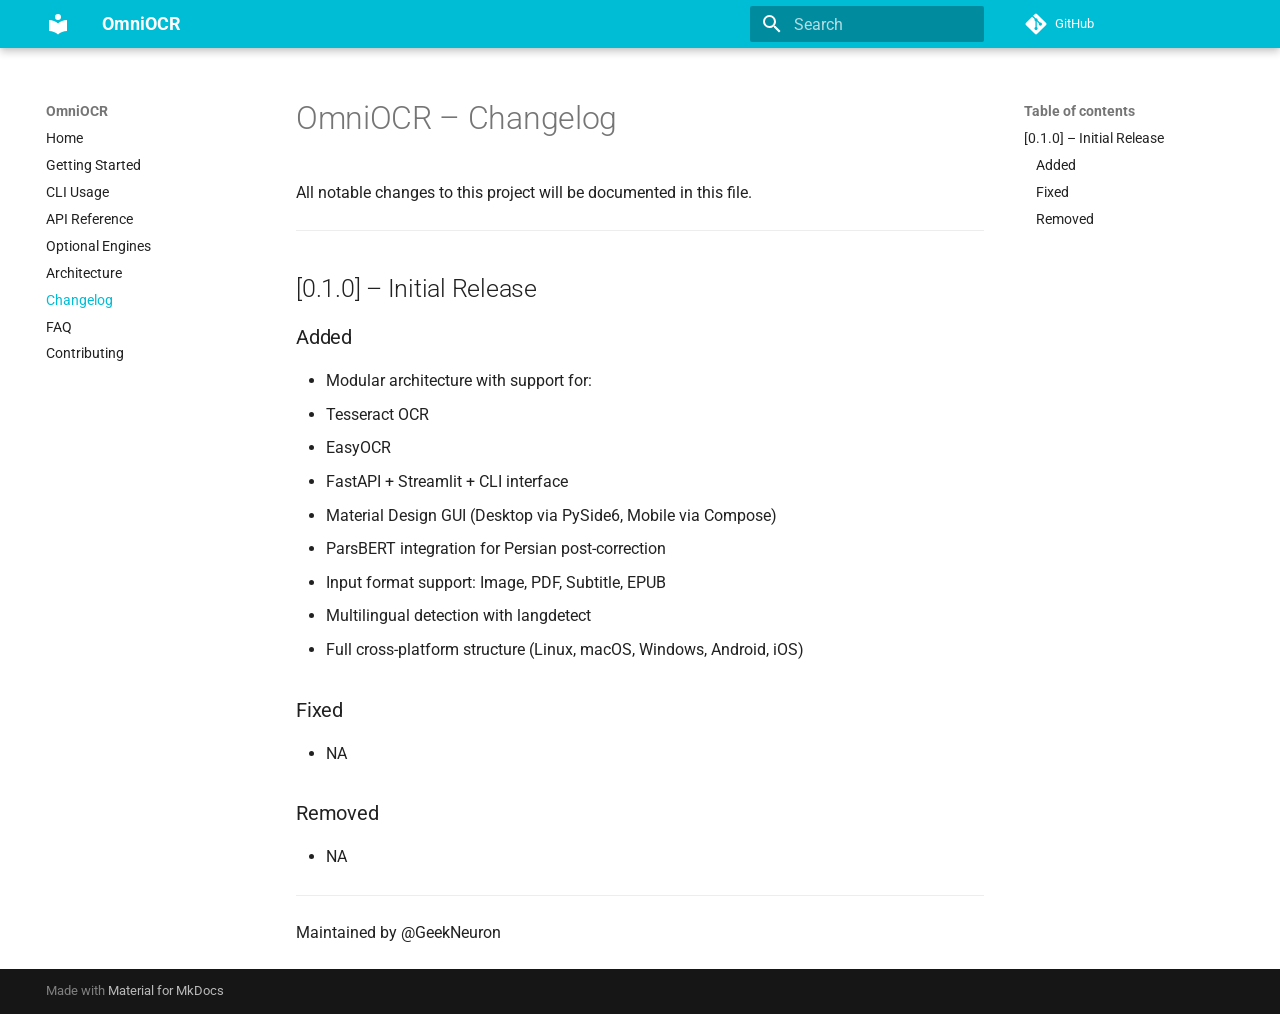
<file: CHANGELOG/index.html>
<!doctype html>
<html lang="en" class="no-js">
  <head>
    
      <meta charset="utf-8">
      <meta name="viewport" content="width=device-width,initial-scale=1">
      
      
      
      
        <link rel="prev" href="../ARCHITECTURE/">
      
      
        <link rel="next" href="../faq/">
      
      
      <link rel="icon" href="../assets/images/favicon.png">
      <meta name="generator" content="mkdocs-1.6.1, mkdocs-material-9.6.14">
    
    
      
        <title>Changelog - OmniOCR</title>
      
    
    
      <link rel="stylesheet" href="../assets/stylesheets/main.342714a4.min.css">
      
        
        <link rel="stylesheet" href="../assets/stylesheets/palette.06af60db.min.css">
      
      


    
    
      
    
    
      
        
        
        <link rel="preconnect" href="https://fonts.gstatic.com" crossorigin>
        <link rel="stylesheet" href="https://fonts.googleapis.com/css?family=Roboto:300,300i,400,400i,700,700i%7CRoboto+Mono:400,400i,700,700i&display=fallback">
        <style>:root{--md-text-font:"Roboto";--md-code-font:"Roboto Mono"}</style>
      
    
    
    <script>__md_scope=new URL("..",location),__md_hash=e=>[...e].reduce(((e,_)=>(e<<5)-e+_.charCodeAt(0)),0),__md_get=(e,_=localStorage,t=__md_scope)=>JSON.parse(_.getItem(t.pathname+"."+e)),__md_set=(e,_,t=localStorage,a=__md_scope)=>{try{t.setItem(a.pathname+"."+e,JSON.stringify(_))}catch(e){}}</script>
    
      

    
    
    
  </head>
  
  
    
    
    
    
    
    <body dir="ltr" data-md-color-scheme="default" data-md-color-primary="cyan" data-md-color-accent="light-blue">
  
    
    <input class="md-toggle" data-md-toggle="drawer" type="checkbox" id="__drawer" autocomplete="off">
    <input class="md-toggle" data-md-toggle="search" type="checkbox" id="__search" autocomplete="off">
    <label class="md-overlay" for="__drawer"></label>
    <div data-md-component="skip">
      
        
        <a href="#omniocr-changelog" class="md-skip">
          Skip to content
        </a>
      
    </div>
    <div data-md-component="announce">
      
    </div>
    
    
      

  

<header class="md-header md-header--shadow" data-md-component="header">
  <nav class="md-header__inner md-grid" aria-label="Header">
    <a href=".." title="OmniOCR" class="md-header__button md-logo" aria-label="OmniOCR" data-md-component="logo">
      
  
  <svg xmlns="http://www.w3.org/2000/svg" viewBox="0 0 24 24"><path d="M12 8a3 3 0 0 0 3-3 3 3 0 0 0-3-3 3 3 0 0 0-3 3 3 3 0 0 0 3 3m0 3.54C9.64 9.35 6.5 8 3 8v11c3.5 0 6.64 1.35 9 3.54 2.36-2.19 5.5-3.54 9-3.54V8c-3.5 0-6.64 1.35-9 3.54"/></svg>

    </a>
    <label class="md-header__button md-icon" for="__drawer">
      
      <svg xmlns="http://www.w3.org/2000/svg" viewBox="0 0 24 24"><path d="M3 6h18v2H3zm0 5h18v2H3zm0 5h18v2H3z"/></svg>
    </label>
    <div class="md-header__title" data-md-component="header-title">
      <div class="md-header__ellipsis">
        <div class="md-header__topic">
          <span class="md-ellipsis">
            OmniOCR
          </span>
        </div>
        <div class="md-header__topic" data-md-component="header-topic">
          <span class="md-ellipsis">
            
              Changelog
            
          </span>
        </div>
      </div>
    </div>
    
      
    
    
    
    
      
      
        <label class="md-header__button md-icon" for="__search">
          
          <svg xmlns="http://www.w3.org/2000/svg" viewBox="0 0 24 24"><path d="M9.5 3A6.5 6.5 0 0 1 16 9.5c0 1.61-.59 3.09-1.56 4.23l.27.27h.79l5 5-1.5 1.5-5-5v-.79l-.27-.27A6.52 6.52 0 0 1 9.5 16 6.5 6.5 0 0 1 3 9.5 6.5 6.5 0 0 1 9.5 3m0 2C7 5 5 7 5 9.5S7 14 9.5 14 14 12 14 9.5 12 5 9.5 5"/></svg>
        </label>
        <div class="md-search" data-md-component="search" role="dialog">
  <label class="md-search__overlay" for="__search"></label>
  <div class="md-search__inner" role="search">
    <form class="md-search__form" name="search">
      <input type="text" class="md-search__input" name="query" aria-label="Search" placeholder="Search" autocapitalize="off" autocorrect="off" autocomplete="off" spellcheck="false" data-md-component="search-query" required>
      <label class="md-search__icon md-icon" for="__search">
        
        <svg xmlns="http://www.w3.org/2000/svg" viewBox="0 0 24 24"><path d="M9.5 3A6.5 6.5 0 0 1 16 9.5c0 1.61-.59 3.09-1.56 4.23l.27.27h.79l5 5-1.5 1.5-5-5v-.79l-.27-.27A6.52 6.52 0 0 1 9.5 16 6.5 6.5 0 0 1 3 9.5 6.5 6.5 0 0 1 9.5 3m0 2C7 5 5 7 5 9.5S7 14 9.5 14 14 12 14 9.5 12 5 9.5 5"/></svg>
        
        <svg xmlns="http://www.w3.org/2000/svg" viewBox="0 0 24 24"><path d="M20 11v2H8l5.5 5.5-1.42 1.42L4.16 12l7.92-7.92L13.5 5.5 8 11z"/></svg>
      </label>
      <nav class="md-search__options" aria-label="Search">
        
        <button type="reset" class="md-search__icon md-icon" title="Clear" aria-label="Clear" tabindex="-1">
          
          <svg xmlns="http://www.w3.org/2000/svg" viewBox="0 0 24 24"><path d="M19 6.41 17.59 5 12 10.59 6.41 5 5 6.41 10.59 12 5 17.59 6.41 19 12 13.41 17.59 19 19 17.59 13.41 12z"/></svg>
        </button>
      </nav>
      
    </form>
    <div class="md-search__output">
      <div class="md-search__scrollwrap" tabindex="0" data-md-scrollfix>
        <div class="md-search-result" data-md-component="search-result">
          <div class="md-search-result__meta">
            Initializing search
          </div>
          <ol class="md-search-result__list" role="presentation"></ol>
        </div>
      </div>
    </div>
  </div>
</div>
      
    
    
      <div class="md-header__source">
        <a href="https://github.com/GeekNeuron/OmniOCR" title="Go to repository" class="md-source" data-md-component="source">
  <div class="md-source__icon md-icon">
    
    <svg xmlns="http://www.w3.org/2000/svg" viewBox="0 0 448 512"><!--! Font Awesome Free 6.7.2 by @fontawesome - https://fontawesome.com License - https://fontawesome.com/license/free (Icons: CC BY 4.0, Fonts: SIL OFL 1.1, Code: MIT License) Copyright 2024 Fonticons, Inc.--><path d="M439.55 236.05 244 40.45a28.87 28.87 0 0 0-40.81 0l-40.66 40.63 51.52 51.52c27.06-9.14 52.68 16.77 43.39 43.68l49.66 49.66c34.23-11.8 61.18 31 35.47 56.69-26.49 26.49-70.21-2.87-56-37.34L240.22 199v121.85c25.3 12.54 22.26 41.85 9.08 55a34.34 34.34 0 0 1-48.55 0c-17.57-17.6-11.07-46.91 11.25-56v-123c-20.8-8.51-24.6-30.74-18.64-45L142.57 101 8.45 235.14a28.86 28.86 0 0 0 0 40.81l195.61 195.6a28.86 28.86 0 0 0 40.8 0l194.69-194.69a28.86 28.86 0 0 0 0-40.81"/></svg>
  </div>
  <div class="md-source__repository">
    GitHub
  </div>
</a>
      </div>
    
  </nav>
  
</header>
    
    <div class="md-container" data-md-component="container">
      
      
        
          
        
      
      <main class="md-main" data-md-component="main">
        <div class="md-main__inner md-grid">
          
            
              
              <div class="md-sidebar md-sidebar--primary" data-md-component="sidebar" data-md-type="navigation" >
                <div class="md-sidebar__scrollwrap">
                  <div class="md-sidebar__inner">
                    



<nav class="md-nav md-nav--primary" aria-label="Navigation" data-md-level="0">
  <label class="md-nav__title" for="__drawer">
    <a href=".." title="OmniOCR" class="md-nav__button md-logo" aria-label="OmniOCR" data-md-component="logo">
      
  
  <svg xmlns="http://www.w3.org/2000/svg" viewBox="0 0 24 24"><path d="M12 8a3 3 0 0 0 3-3 3 3 0 0 0-3-3 3 3 0 0 0-3 3 3 3 0 0 0 3 3m0 3.54C9.64 9.35 6.5 8 3 8v11c3.5 0 6.64 1.35 9 3.54 2.36-2.19 5.5-3.54 9-3.54V8c-3.5 0-6.64 1.35-9 3.54"/></svg>

    </a>
    OmniOCR
  </label>
  
    <div class="md-nav__source">
      <a href="https://github.com/GeekNeuron/OmniOCR" title="Go to repository" class="md-source" data-md-component="source">
  <div class="md-source__icon md-icon">
    
    <svg xmlns="http://www.w3.org/2000/svg" viewBox="0 0 448 512"><!--! Font Awesome Free 6.7.2 by @fontawesome - https://fontawesome.com License - https://fontawesome.com/license/free (Icons: CC BY 4.0, Fonts: SIL OFL 1.1, Code: MIT License) Copyright 2024 Fonticons, Inc.--><path d="M439.55 236.05 244 40.45a28.87 28.87 0 0 0-40.81 0l-40.66 40.63 51.52 51.52c27.06-9.14 52.68 16.77 43.39 43.68l49.66 49.66c34.23-11.8 61.18 31 35.47 56.69-26.49 26.49-70.21-2.87-56-37.34L240.22 199v121.85c25.3 12.54 22.26 41.85 9.08 55a34.34 34.34 0 0 1-48.55 0c-17.57-17.6-11.07-46.91 11.25-56v-123c-20.8-8.51-24.6-30.74-18.64-45L142.57 101 8.45 235.14a28.86 28.86 0 0 0 0 40.81l195.61 195.6a28.86 28.86 0 0 0 40.8 0l194.69-194.69a28.86 28.86 0 0 0 0-40.81"/></svg>
  </div>
  <div class="md-source__repository">
    GitHub
  </div>
</a>
    </div>
  
  <ul class="md-nav__list" data-md-scrollfix>
    
      
      
  
  
  
  
    <li class="md-nav__item">
      <a href=".." class="md-nav__link">
        
  
  
  <span class="md-ellipsis">
    Home
    
  </span>
  

      </a>
    </li>
  

    
      
      
  
  
  
  
    <li class="md-nav__item">
      <a href="../getting_started/" class="md-nav__link">
        
  
  
  <span class="md-ellipsis">
    Getting Started
    
  </span>
  

      </a>
    </li>
  

    
      
      
  
  
  
  
    <li class="md-nav__item">
      <a href="../cli/" class="md-nav__link">
        
  
  
  <span class="md-ellipsis">
    CLI Usage
    
  </span>
  

      </a>
    </li>
  

    
      
      
  
  
  
  
    <li class="md-nav__item">
      <a href="../api/" class="md-nav__link">
        
  
  
  <span class="md-ellipsis">
    API Reference
    
  </span>
  

      </a>
    </li>
  

    
      
      
  
  
  
  
    <li class="md-nav__item">
      <a href="../optional.md" class="md-nav__link">
        
  
  
  <span class="md-ellipsis">
    Optional Engines
    
  </span>
  

      </a>
    </li>
  

    
      
      
  
  
  
  
    <li class="md-nav__item">
      <a href="../ARCHITECTURE/" class="md-nav__link">
        
  
  
  <span class="md-ellipsis">
    Architecture
    
  </span>
  

      </a>
    </li>
  

    
      
      
  
  
    
  
  
  
    <li class="md-nav__item md-nav__item--active">
      
      <input class="md-nav__toggle md-toggle" type="checkbox" id="__toc">
      
      
        
      
      
        <label class="md-nav__link md-nav__link--active" for="__toc">
          
  
  
  <span class="md-ellipsis">
    Changelog
    
  </span>
  

          <span class="md-nav__icon md-icon"></span>
        </label>
      
      <a href="./" class="md-nav__link md-nav__link--active">
        
  
  
  <span class="md-ellipsis">
    Changelog
    
  </span>
  

      </a>
      
        

<nav class="md-nav md-nav--secondary" aria-label="Table of contents">
  
  
  
    
  
  
    <label class="md-nav__title" for="__toc">
      <span class="md-nav__icon md-icon"></span>
      Table of contents
    </label>
    <ul class="md-nav__list" data-md-component="toc" data-md-scrollfix>
      
        <li class="md-nav__item">
  <a href="#010-initial-release" class="md-nav__link">
    <span class="md-ellipsis">
      [0.1.0] – Initial Release
    </span>
  </a>
  
    <nav class="md-nav" aria-label="[0.1.0] – Initial Release">
      <ul class="md-nav__list">
        
          <li class="md-nav__item">
  <a href="#added" class="md-nav__link">
    <span class="md-ellipsis">
      Added
    </span>
  </a>
  
</li>
        
          <li class="md-nav__item">
  <a href="#fixed" class="md-nav__link">
    <span class="md-ellipsis">
      Fixed
    </span>
  </a>
  
</li>
        
          <li class="md-nav__item">
  <a href="#removed" class="md-nav__link">
    <span class="md-ellipsis">
      Removed
    </span>
  </a>
  
</li>
        
      </ul>
    </nav>
  
</li>
      
    </ul>
  
</nav>
      
    </li>
  

    
      
      
  
  
  
  
    <li class="md-nav__item">
      <a href="../faq/" class="md-nav__link">
        
  
  
  <span class="md-ellipsis">
    FAQ
    
  </span>
  

      </a>
    </li>
  

    
      
      
  
  
  
  
    <li class="md-nav__item">
      <a href="../../CONTRIBUTING.md" class="md-nav__link">
        
  
  
  <span class="md-ellipsis">
    Contributing
    
  </span>
  

      </a>
    </li>
  

    
  </ul>
</nav>
                  </div>
                </div>
              </div>
            
            
              
              <div class="md-sidebar md-sidebar--secondary" data-md-component="sidebar" data-md-type="toc" >
                <div class="md-sidebar__scrollwrap">
                  <div class="md-sidebar__inner">
                    

<nav class="md-nav md-nav--secondary" aria-label="Table of contents">
  
  
  
    
  
  
    <label class="md-nav__title" for="__toc">
      <span class="md-nav__icon md-icon"></span>
      Table of contents
    </label>
    <ul class="md-nav__list" data-md-component="toc" data-md-scrollfix>
      
        <li class="md-nav__item">
  <a href="#010-initial-release" class="md-nav__link">
    <span class="md-ellipsis">
      [0.1.0] – Initial Release
    </span>
  </a>
  
    <nav class="md-nav" aria-label="[0.1.0] – Initial Release">
      <ul class="md-nav__list">
        
          <li class="md-nav__item">
  <a href="#added" class="md-nav__link">
    <span class="md-ellipsis">
      Added
    </span>
  </a>
  
</li>
        
          <li class="md-nav__item">
  <a href="#fixed" class="md-nav__link">
    <span class="md-ellipsis">
      Fixed
    </span>
  </a>
  
</li>
        
          <li class="md-nav__item">
  <a href="#removed" class="md-nav__link">
    <span class="md-ellipsis">
      Removed
    </span>
  </a>
  
</li>
        
      </ul>
    </nav>
  
</li>
      
    </ul>
  
</nav>
                  </div>
                </div>
              </div>
            
          
          
            <div class="md-content" data-md-component="content">
              <article class="md-content__inner md-typeset">
                
                  


  
  


<h1 id="omniocr-changelog">OmniOCR – Changelog</h1>
<p>All notable changes to this project will be documented in this file.</p>
<hr />
<h2 id="010-initial-release">[0.1.0] – Initial Release</h2>
<h3 id="added">Added</h3>
<ul>
<li>Modular architecture with support for:</li>
<li>Tesseract OCR</li>
<li>EasyOCR</li>
<li>FastAPI + Streamlit + CLI interface</li>
<li>Material Design GUI (Desktop via PySide6, Mobile via Compose)</li>
<li>ParsBERT integration for Persian post-correction</li>
<li>Input format support: Image, PDF, Subtitle, EPUB</li>
<li>Multilingual detection with langdetect</li>
<li>Full cross-platform structure (Linux, macOS, Windows, Android, iOS)</li>
</ul>
<h3 id="fixed">Fixed</h3>
<ul>
<li>NA</li>
</ul>
<h3 id="removed">Removed</h3>
<ul>
<li>NA</li>
</ul>
<hr />
<p>Maintained by @GeekNeuron</p>












                
              </article>
            </div>
          
          
<script>var target=document.getElementById(location.hash.slice(1));target&&target.name&&(target.checked=target.name.startsWith("__tabbed_"))</script>
        </div>
        
      </main>
      
        <footer class="md-footer">
  
  <div class="md-footer-meta md-typeset">
    <div class="md-footer-meta__inner md-grid">
      <div class="md-copyright">
  
  
    Made with
    <a href="https://squidfunk.github.io/mkdocs-material/" target="_blank" rel="noopener">
      Material for MkDocs
    </a>
  
</div>
      
    </div>
  </div>
</footer>
      
    </div>
    <div class="md-dialog" data-md-component="dialog">
      <div class="md-dialog__inner md-typeset"></div>
    </div>
    
    
    
      
      <script id="__config" type="application/json">{"base": "..", "features": [], "search": "../assets/javascripts/workers/search.d50fe291.min.js", "tags": null, "translations": {"clipboard.copied": "Copied to clipboard", "clipboard.copy": "Copy to clipboard", "search.result.more.one": "1 more on this page", "search.result.more.other": "# more on this page", "search.result.none": "No matching documents", "search.result.one": "1 matching document", "search.result.other": "# matching documents", "search.result.placeholder": "Type to start searching", "search.result.term.missing": "Missing", "select.version": "Select version"}, "version": null}</script>
    
    
      <script src="../assets/javascripts/bundle.13a4f30d.min.js"></script>
      
    
  </body>
</html>
</file>
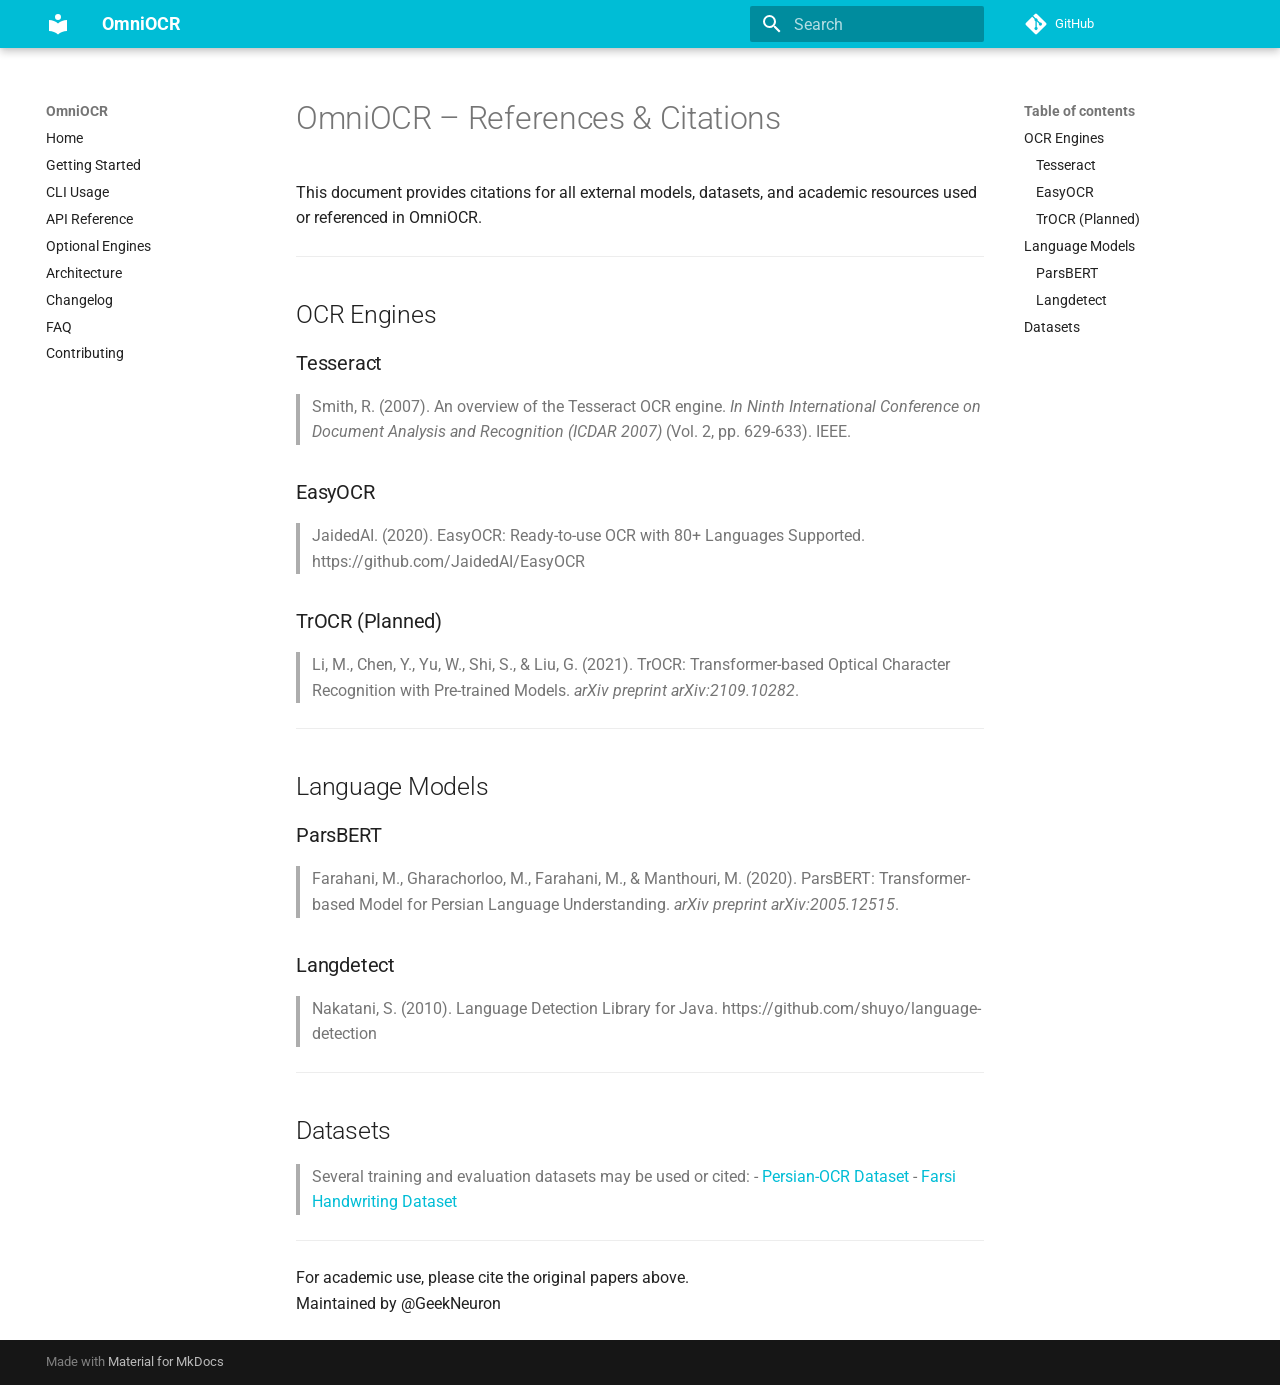
<file: CITATIONS/index.html>
<!doctype html>
<html lang="en" class="no-js">
  <head>
    
      <meta charset="utf-8">
      <meta name="viewport" content="width=device-width,initial-scale=1">
      
      
      
      
      
      
      <link rel="icon" href="../assets/images/favicon.png">
      <meta name="generator" content="mkdocs-1.6.1, mkdocs-material-9.6.14">
    
    
      
        <title>OmniOCR – References & Citations - OmniOCR</title>
      
    
    
      <link rel="stylesheet" href="../assets/stylesheets/main.342714a4.min.css">
      
        
        <link rel="stylesheet" href="../assets/stylesheets/palette.06af60db.min.css">
      
      


    
    
      
    
    
      
        
        
        <link rel="preconnect" href="https://fonts.gstatic.com" crossorigin>
        <link rel="stylesheet" href="https://fonts.googleapis.com/css?family=Roboto:300,300i,400,400i,700,700i%7CRoboto+Mono:400,400i,700,700i&display=fallback">
        <style>:root{--md-text-font:"Roboto";--md-code-font:"Roboto Mono"}</style>
      
    
    
    <script>__md_scope=new URL("..",location),__md_hash=e=>[...e].reduce(((e,_)=>(e<<5)-e+_.charCodeAt(0)),0),__md_get=(e,_=localStorage,t=__md_scope)=>JSON.parse(_.getItem(t.pathname+"."+e)),__md_set=(e,_,t=localStorage,a=__md_scope)=>{try{t.setItem(a.pathname+"."+e,JSON.stringify(_))}catch(e){}}</script>
    
      

    
    
    
  </head>
  
  
    
    
    
    
    
    <body dir="ltr" data-md-color-scheme="default" data-md-color-primary="cyan" data-md-color-accent="light-blue">
  
    
    <input class="md-toggle" data-md-toggle="drawer" type="checkbox" id="__drawer" autocomplete="off">
    <input class="md-toggle" data-md-toggle="search" type="checkbox" id="__search" autocomplete="off">
    <label class="md-overlay" for="__drawer"></label>
    <div data-md-component="skip">
      
        
        <a href="#omniocr-references-citations" class="md-skip">
          Skip to content
        </a>
      
    </div>
    <div data-md-component="announce">
      
    </div>
    
    
      

  

<header class="md-header md-header--shadow" data-md-component="header">
  <nav class="md-header__inner md-grid" aria-label="Header">
    <a href=".." title="OmniOCR" class="md-header__button md-logo" aria-label="OmniOCR" data-md-component="logo">
      
  
  <svg xmlns="http://www.w3.org/2000/svg" viewBox="0 0 24 24"><path d="M12 8a3 3 0 0 0 3-3 3 3 0 0 0-3-3 3 3 0 0 0-3 3 3 3 0 0 0 3 3m0 3.54C9.64 9.35 6.5 8 3 8v11c3.5 0 6.64 1.35 9 3.54 2.36-2.19 5.5-3.54 9-3.54V8c-3.5 0-6.64 1.35-9 3.54"/></svg>

    </a>
    <label class="md-header__button md-icon" for="__drawer">
      
      <svg xmlns="http://www.w3.org/2000/svg" viewBox="0 0 24 24"><path d="M3 6h18v2H3zm0 5h18v2H3zm0 5h18v2H3z"/></svg>
    </label>
    <div class="md-header__title" data-md-component="header-title">
      <div class="md-header__ellipsis">
        <div class="md-header__topic">
          <span class="md-ellipsis">
            OmniOCR
          </span>
        </div>
        <div class="md-header__topic" data-md-component="header-topic">
          <span class="md-ellipsis">
            
              OmniOCR – References &amp; Citations
            
          </span>
        </div>
      </div>
    </div>
    
      
    
    
    
    
      
      
        <label class="md-header__button md-icon" for="__search">
          
          <svg xmlns="http://www.w3.org/2000/svg" viewBox="0 0 24 24"><path d="M9.5 3A6.5 6.5 0 0 1 16 9.5c0 1.61-.59 3.09-1.56 4.23l.27.27h.79l5 5-1.5 1.5-5-5v-.79l-.27-.27A6.52 6.52 0 0 1 9.5 16 6.5 6.5 0 0 1 3 9.5 6.5 6.5 0 0 1 9.5 3m0 2C7 5 5 7 5 9.5S7 14 9.5 14 14 12 14 9.5 12 5 9.5 5"/></svg>
        </label>
        <div class="md-search" data-md-component="search" role="dialog">
  <label class="md-search__overlay" for="__search"></label>
  <div class="md-search__inner" role="search">
    <form class="md-search__form" name="search">
      <input type="text" class="md-search__input" name="query" aria-label="Search" placeholder="Search" autocapitalize="off" autocorrect="off" autocomplete="off" spellcheck="false" data-md-component="search-query" required>
      <label class="md-search__icon md-icon" for="__search">
        
        <svg xmlns="http://www.w3.org/2000/svg" viewBox="0 0 24 24"><path d="M9.5 3A6.5 6.5 0 0 1 16 9.5c0 1.61-.59 3.09-1.56 4.23l.27.27h.79l5 5-1.5 1.5-5-5v-.79l-.27-.27A6.52 6.52 0 0 1 9.5 16 6.5 6.5 0 0 1 3 9.5 6.5 6.5 0 0 1 9.5 3m0 2C7 5 5 7 5 9.5S7 14 9.5 14 14 12 14 9.5 12 5 9.5 5"/></svg>
        
        <svg xmlns="http://www.w3.org/2000/svg" viewBox="0 0 24 24"><path d="M20 11v2H8l5.5 5.5-1.42 1.42L4.16 12l7.92-7.92L13.5 5.5 8 11z"/></svg>
      </label>
      <nav class="md-search__options" aria-label="Search">
        
        <button type="reset" class="md-search__icon md-icon" title="Clear" aria-label="Clear" tabindex="-1">
          
          <svg xmlns="http://www.w3.org/2000/svg" viewBox="0 0 24 24"><path d="M19 6.41 17.59 5 12 10.59 6.41 5 5 6.41 10.59 12 5 17.59 6.41 19 12 13.41 17.59 19 19 17.59 13.41 12z"/></svg>
        </button>
      </nav>
      
    </form>
    <div class="md-search__output">
      <div class="md-search__scrollwrap" tabindex="0" data-md-scrollfix>
        <div class="md-search-result" data-md-component="search-result">
          <div class="md-search-result__meta">
            Initializing search
          </div>
          <ol class="md-search-result__list" role="presentation"></ol>
        </div>
      </div>
    </div>
  </div>
</div>
      
    
    
      <div class="md-header__source">
        <a href="https://github.com/GeekNeuron/OmniOCR" title="Go to repository" class="md-source" data-md-component="source">
  <div class="md-source__icon md-icon">
    
    <svg xmlns="http://www.w3.org/2000/svg" viewBox="0 0 448 512"><!--! Font Awesome Free 6.7.2 by @fontawesome - https://fontawesome.com License - https://fontawesome.com/license/free (Icons: CC BY 4.0, Fonts: SIL OFL 1.1, Code: MIT License) Copyright 2024 Fonticons, Inc.--><path d="M439.55 236.05 244 40.45a28.87 28.87 0 0 0-40.81 0l-40.66 40.63 51.52 51.52c27.06-9.14 52.68 16.77 43.39 43.68l49.66 49.66c34.23-11.8 61.18 31 35.47 56.69-26.49 26.49-70.21-2.87-56-37.34L240.22 199v121.85c25.3 12.54 22.26 41.85 9.08 55a34.34 34.34 0 0 1-48.55 0c-17.57-17.6-11.07-46.91 11.25-56v-123c-20.8-8.51-24.6-30.74-18.64-45L142.57 101 8.45 235.14a28.86 28.86 0 0 0 0 40.81l195.61 195.6a28.86 28.86 0 0 0 40.8 0l194.69-194.69a28.86 28.86 0 0 0 0-40.81"/></svg>
  </div>
  <div class="md-source__repository">
    GitHub
  </div>
</a>
      </div>
    
  </nav>
  
</header>
    
    <div class="md-container" data-md-component="container">
      
      
        
          
        
      
      <main class="md-main" data-md-component="main">
        <div class="md-main__inner md-grid">
          
            
              
              <div class="md-sidebar md-sidebar--primary" data-md-component="sidebar" data-md-type="navigation" >
                <div class="md-sidebar__scrollwrap">
                  <div class="md-sidebar__inner">
                    



<nav class="md-nav md-nav--primary" aria-label="Navigation" data-md-level="0">
  <label class="md-nav__title" for="__drawer">
    <a href=".." title="OmniOCR" class="md-nav__button md-logo" aria-label="OmniOCR" data-md-component="logo">
      
  
  <svg xmlns="http://www.w3.org/2000/svg" viewBox="0 0 24 24"><path d="M12 8a3 3 0 0 0 3-3 3 3 0 0 0-3-3 3 3 0 0 0-3 3 3 3 0 0 0 3 3m0 3.54C9.64 9.35 6.5 8 3 8v11c3.5 0 6.64 1.35 9 3.54 2.36-2.19 5.5-3.54 9-3.54V8c-3.5 0-6.64 1.35-9 3.54"/></svg>

    </a>
    OmniOCR
  </label>
  
    <div class="md-nav__source">
      <a href="https://github.com/GeekNeuron/OmniOCR" title="Go to repository" class="md-source" data-md-component="source">
  <div class="md-source__icon md-icon">
    
    <svg xmlns="http://www.w3.org/2000/svg" viewBox="0 0 448 512"><!--! Font Awesome Free 6.7.2 by @fontawesome - https://fontawesome.com License - https://fontawesome.com/license/free (Icons: CC BY 4.0, Fonts: SIL OFL 1.1, Code: MIT License) Copyright 2024 Fonticons, Inc.--><path d="M439.55 236.05 244 40.45a28.87 28.87 0 0 0-40.81 0l-40.66 40.63 51.52 51.52c27.06-9.14 52.68 16.77 43.39 43.68l49.66 49.66c34.23-11.8 61.18 31 35.47 56.69-26.49 26.49-70.21-2.87-56-37.34L240.22 199v121.85c25.3 12.54 22.26 41.85 9.08 55a34.34 34.34 0 0 1-48.55 0c-17.57-17.6-11.07-46.91 11.25-56v-123c-20.8-8.51-24.6-30.74-18.64-45L142.57 101 8.45 235.14a28.86 28.86 0 0 0 0 40.81l195.61 195.6a28.86 28.86 0 0 0 40.8 0l194.69-194.69a28.86 28.86 0 0 0 0-40.81"/></svg>
  </div>
  <div class="md-source__repository">
    GitHub
  </div>
</a>
    </div>
  
  <ul class="md-nav__list" data-md-scrollfix>
    
      
      
  
  
  
  
    <li class="md-nav__item">
      <a href=".." class="md-nav__link">
        
  
  
  <span class="md-ellipsis">
    Home
    
  </span>
  

      </a>
    </li>
  

    
      
      
  
  
  
  
    <li class="md-nav__item">
      <a href="../getting_started/" class="md-nav__link">
        
  
  
  <span class="md-ellipsis">
    Getting Started
    
  </span>
  

      </a>
    </li>
  

    
      
      
  
  
  
  
    <li class="md-nav__item">
      <a href="../cli/" class="md-nav__link">
        
  
  
  <span class="md-ellipsis">
    CLI Usage
    
  </span>
  

      </a>
    </li>
  

    
      
      
  
  
  
  
    <li class="md-nav__item">
      <a href="../api/" class="md-nav__link">
        
  
  
  <span class="md-ellipsis">
    API Reference
    
  </span>
  

      </a>
    </li>
  

    
      
      
  
  
  
  
    <li class="md-nav__item">
      <a href="../optional.md" class="md-nav__link">
        
  
  
  <span class="md-ellipsis">
    Optional Engines
    
  </span>
  

      </a>
    </li>
  

    
      
      
  
  
  
  
    <li class="md-nav__item">
      <a href="../ARCHITECTURE/" class="md-nav__link">
        
  
  
  <span class="md-ellipsis">
    Architecture
    
  </span>
  

      </a>
    </li>
  

    
      
      
  
  
  
  
    <li class="md-nav__item">
      <a href="../CHANGELOG/" class="md-nav__link">
        
  
  
  <span class="md-ellipsis">
    Changelog
    
  </span>
  

      </a>
    </li>
  

    
      
      
  
  
  
  
    <li class="md-nav__item">
      <a href="../faq/" class="md-nav__link">
        
  
  
  <span class="md-ellipsis">
    FAQ
    
  </span>
  

      </a>
    </li>
  

    
      
      
  
  
  
  
    <li class="md-nav__item">
      <a href="../../CONTRIBUTING.md" class="md-nav__link">
        
  
  
  <span class="md-ellipsis">
    Contributing
    
  </span>
  

      </a>
    </li>
  

    
  </ul>
</nav>
                  </div>
                </div>
              </div>
            
            
              
              <div class="md-sidebar md-sidebar--secondary" data-md-component="sidebar" data-md-type="toc" >
                <div class="md-sidebar__scrollwrap">
                  <div class="md-sidebar__inner">
                    

<nav class="md-nav md-nav--secondary" aria-label="Table of contents">
  
  
  
    
  
  
    <label class="md-nav__title" for="__toc">
      <span class="md-nav__icon md-icon"></span>
      Table of contents
    </label>
    <ul class="md-nav__list" data-md-component="toc" data-md-scrollfix>
      
        <li class="md-nav__item">
  <a href="#ocr-engines" class="md-nav__link">
    <span class="md-ellipsis">
      OCR Engines
    </span>
  </a>
  
    <nav class="md-nav" aria-label="OCR Engines">
      <ul class="md-nav__list">
        
          <li class="md-nav__item">
  <a href="#tesseract" class="md-nav__link">
    <span class="md-ellipsis">
      Tesseract
    </span>
  </a>
  
</li>
        
          <li class="md-nav__item">
  <a href="#easyocr" class="md-nav__link">
    <span class="md-ellipsis">
      EasyOCR
    </span>
  </a>
  
</li>
        
          <li class="md-nav__item">
  <a href="#trocr-planned" class="md-nav__link">
    <span class="md-ellipsis">
      TrOCR (Planned)
    </span>
  </a>
  
</li>
        
      </ul>
    </nav>
  
</li>
      
        <li class="md-nav__item">
  <a href="#language-models" class="md-nav__link">
    <span class="md-ellipsis">
      Language Models
    </span>
  </a>
  
    <nav class="md-nav" aria-label="Language Models">
      <ul class="md-nav__list">
        
          <li class="md-nav__item">
  <a href="#parsbert" class="md-nav__link">
    <span class="md-ellipsis">
      ParsBERT
    </span>
  </a>
  
</li>
        
          <li class="md-nav__item">
  <a href="#langdetect" class="md-nav__link">
    <span class="md-ellipsis">
      Langdetect
    </span>
  </a>
  
</li>
        
      </ul>
    </nav>
  
</li>
      
        <li class="md-nav__item">
  <a href="#datasets" class="md-nav__link">
    <span class="md-ellipsis">
      Datasets
    </span>
  </a>
  
</li>
      
    </ul>
  
</nav>
                  </div>
                </div>
              </div>
            
          
          
            <div class="md-content" data-md-component="content">
              <article class="md-content__inner md-typeset">
                
                  


  
  


<h1 id="omniocr-references-citations">OmniOCR – References &amp; Citations</h1>
<p>This document provides citations for all external models, datasets, and academic resources used or referenced in OmniOCR.</p>
<hr />
<h2 id="ocr-engines">OCR Engines</h2>
<h3 id="tesseract">Tesseract</h3>
<blockquote>
<p>Smith, R. (2007). An overview of the Tesseract OCR engine. <em>In Ninth International Conference on Document Analysis and Recognition (ICDAR 2007)</em> (Vol. 2, pp. 629-633). IEEE.</p>
</blockquote>
<h3 id="easyocr">EasyOCR</h3>
<blockquote>
<p>JaidedAI. (2020). EasyOCR: Ready-to-use OCR with 80+ Languages Supported. https://github.com/JaidedAI/EasyOCR</p>
</blockquote>
<h3 id="trocr-planned">TrOCR (Planned)</h3>
<blockquote>
<p>Li, M., Chen, Y., Yu, W., Shi, S., &amp; Liu, G. (2021). TrOCR: Transformer-based Optical Character Recognition with Pre-trained Models. <em>arXiv preprint arXiv:2109.10282</em>.</p>
</blockquote>
<hr />
<h2 id="language-models">Language Models</h2>
<h3 id="parsbert">ParsBERT</h3>
<blockquote>
<p>Farahani, M., Gharachorloo, M., Farahani, M., &amp; Manthouri, M. (2020). ParsBERT: Transformer-based Model for Persian Language Understanding. <em>arXiv preprint arXiv:2005.12515</em>.</p>
</blockquote>
<h3 id="langdetect">Langdetect</h3>
<blockquote>
<p>Nakatani, S. (2010). Language Detection Library for Java. https://github.com/shuyo/language-detection</p>
</blockquote>
<hr />
<h2 id="datasets">Datasets</h2>
<blockquote>
<p>Several training and evaluation datasets may be used or cited:
- <a href="https://github.com/mohammadpz/Persian_OCR">Persian-OCR Dataset</a>
- <a href="https://github.com/amir-saniyan/FarsiHandwriting">Farsi Handwriting Dataset</a></p>
</blockquote>
<hr />
<p>For academic use, please cite the original papers above.<br />
Maintained by @GeekNeuron</p>












                
              </article>
            </div>
          
          
<script>var target=document.getElementById(location.hash.slice(1));target&&target.name&&(target.checked=target.name.startsWith("__tabbed_"))</script>
        </div>
        
      </main>
      
        <footer class="md-footer">
  
  <div class="md-footer-meta md-typeset">
    <div class="md-footer-meta__inner md-grid">
      <div class="md-copyright">
  
  
    Made with
    <a href="https://squidfunk.github.io/mkdocs-material/" target="_blank" rel="noopener">
      Material for MkDocs
    </a>
  
</div>
      
    </div>
  </div>
</footer>
      
    </div>
    <div class="md-dialog" data-md-component="dialog">
      <div class="md-dialog__inner md-typeset"></div>
    </div>
    
    
    
      
      <script id="__config" type="application/json">{"base": "..", "features": [], "search": "../assets/javascripts/workers/search.d50fe291.min.js", "tags": null, "translations": {"clipboard.copied": "Copied to clipboard", "clipboard.copy": "Copy to clipboard", "search.result.more.one": "1 more on this page", "search.result.more.other": "# more on this page", "search.result.none": "No matching documents", "search.result.one": "1 matching document", "search.result.other": "# matching documents", "search.result.placeholder": "Type to start searching", "search.result.term.missing": "Missing", "select.version": "Select version"}, "version": null}</script>
    
    
      <script src="../assets/javascripts/bundle.13a4f30d.min.js"></script>
      
    
  </body>
</html>
</file>
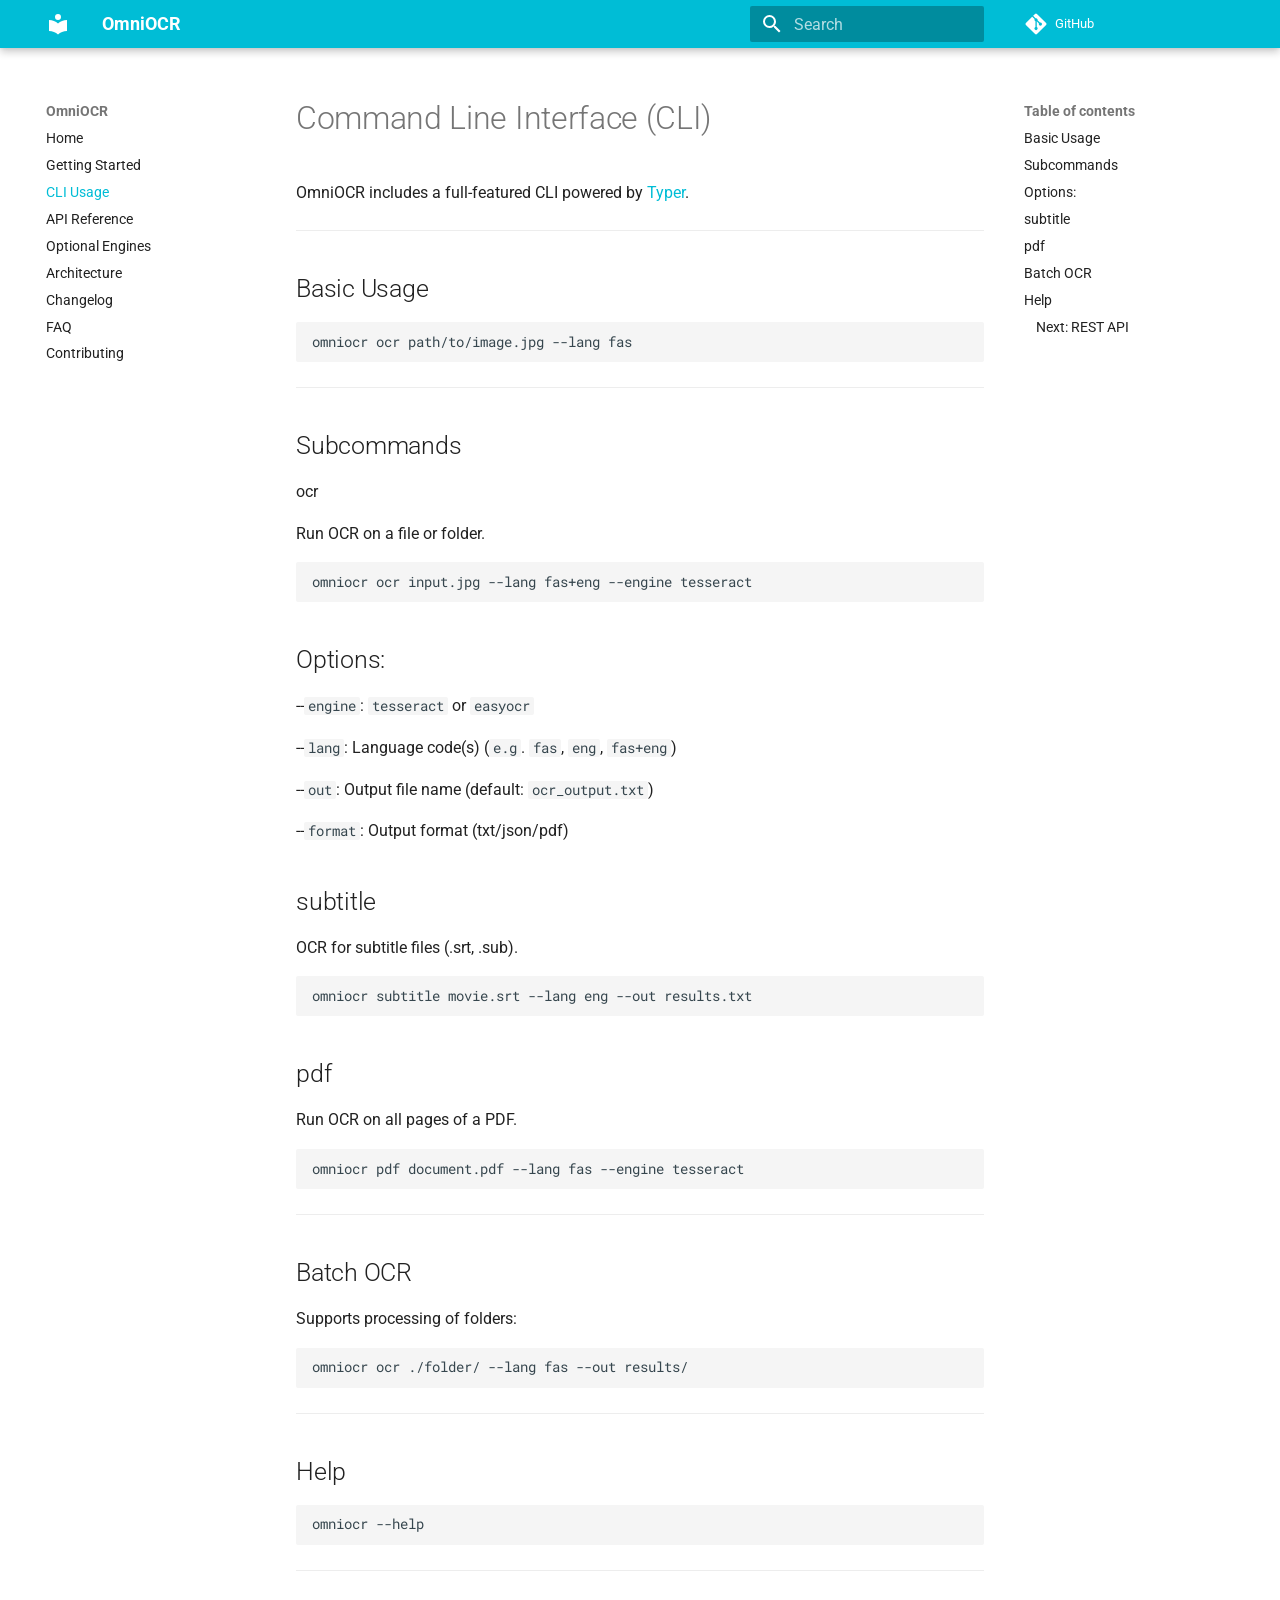
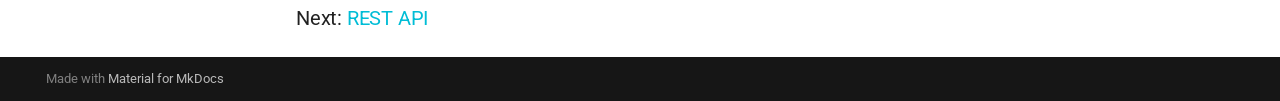
<file: cli/index.html>
<!doctype html>
<html lang="en" class="no-js">
  <head>
    
      <meta charset="utf-8">
      <meta name="viewport" content="width=device-width,initial-scale=1">
      
      
      
      
        <link rel="prev" href="../getting_started/">
      
      
        <link rel="next" href="../api/">
      
      
      <link rel="icon" href="../assets/images/favicon.png">
      <meta name="generator" content="mkdocs-1.6.1, mkdocs-material-9.6.14">
    
    
      
        <title>CLI Usage - OmniOCR</title>
      
    
    
      <link rel="stylesheet" href="../assets/stylesheets/main.342714a4.min.css">
      
        
        <link rel="stylesheet" href="../assets/stylesheets/palette.06af60db.min.css">
      
      


    
    
      
    
    
      
        
        
        <link rel="preconnect" href="https://fonts.gstatic.com" crossorigin>
        <link rel="stylesheet" href="https://fonts.googleapis.com/css?family=Roboto:300,300i,400,400i,700,700i%7CRoboto+Mono:400,400i,700,700i&display=fallback">
        <style>:root{--md-text-font:"Roboto";--md-code-font:"Roboto Mono"}</style>
      
    
    
    <script>__md_scope=new URL("..",location),__md_hash=e=>[...e].reduce(((e,_)=>(e<<5)-e+_.charCodeAt(0)),0),__md_get=(e,_=localStorage,t=__md_scope)=>JSON.parse(_.getItem(t.pathname+"."+e)),__md_set=(e,_,t=localStorage,a=__md_scope)=>{try{t.setItem(a.pathname+"."+e,JSON.stringify(_))}catch(e){}}</script>
    
      

    
    
    
  </head>
  
  
    
    
    
    
    
    <body dir="ltr" data-md-color-scheme="default" data-md-color-primary="cyan" data-md-color-accent="light-blue">
  
    
    <input class="md-toggle" data-md-toggle="drawer" type="checkbox" id="__drawer" autocomplete="off">
    <input class="md-toggle" data-md-toggle="search" type="checkbox" id="__search" autocomplete="off">
    <label class="md-overlay" for="__drawer"></label>
    <div data-md-component="skip">
      
        
        <a href="#command-line-interface-cli" class="md-skip">
          Skip to content
        </a>
      
    </div>
    <div data-md-component="announce">
      
    </div>
    
    
      

  

<header class="md-header md-header--shadow" data-md-component="header">
  <nav class="md-header__inner md-grid" aria-label="Header">
    <a href=".." title="OmniOCR" class="md-header__button md-logo" aria-label="OmniOCR" data-md-component="logo">
      
  
  <svg xmlns="http://www.w3.org/2000/svg" viewBox="0 0 24 24"><path d="M12 8a3 3 0 0 0 3-3 3 3 0 0 0-3-3 3 3 0 0 0-3 3 3 3 0 0 0 3 3m0 3.54C9.64 9.35 6.5 8 3 8v11c3.5 0 6.64 1.35 9 3.54 2.36-2.19 5.5-3.54 9-3.54V8c-3.5 0-6.64 1.35-9 3.54"/></svg>

    </a>
    <label class="md-header__button md-icon" for="__drawer">
      
      <svg xmlns="http://www.w3.org/2000/svg" viewBox="0 0 24 24"><path d="M3 6h18v2H3zm0 5h18v2H3zm0 5h18v2H3z"/></svg>
    </label>
    <div class="md-header__title" data-md-component="header-title">
      <div class="md-header__ellipsis">
        <div class="md-header__topic">
          <span class="md-ellipsis">
            OmniOCR
          </span>
        </div>
        <div class="md-header__topic" data-md-component="header-topic">
          <span class="md-ellipsis">
            
              CLI Usage
            
          </span>
        </div>
      </div>
    </div>
    
      
    
    
    
    
      
      
        <label class="md-header__button md-icon" for="__search">
          
          <svg xmlns="http://www.w3.org/2000/svg" viewBox="0 0 24 24"><path d="M9.5 3A6.5 6.5 0 0 1 16 9.5c0 1.61-.59 3.09-1.56 4.23l.27.27h.79l5 5-1.5 1.5-5-5v-.79l-.27-.27A6.52 6.52 0 0 1 9.5 16 6.5 6.5 0 0 1 3 9.5 6.5 6.5 0 0 1 9.5 3m0 2C7 5 5 7 5 9.5S7 14 9.5 14 14 12 14 9.5 12 5 9.5 5"/></svg>
        </label>
        <div class="md-search" data-md-component="search" role="dialog">
  <label class="md-search__overlay" for="__search"></label>
  <div class="md-search__inner" role="search">
    <form class="md-search__form" name="search">
      <input type="text" class="md-search__input" name="query" aria-label="Search" placeholder="Search" autocapitalize="off" autocorrect="off" autocomplete="off" spellcheck="false" data-md-component="search-query" required>
      <label class="md-search__icon md-icon" for="__search">
        
        <svg xmlns="http://www.w3.org/2000/svg" viewBox="0 0 24 24"><path d="M9.5 3A6.5 6.5 0 0 1 16 9.5c0 1.61-.59 3.09-1.56 4.23l.27.27h.79l5 5-1.5 1.5-5-5v-.79l-.27-.27A6.52 6.52 0 0 1 9.5 16 6.5 6.5 0 0 1 3 9.5 6.5 6.5 0 0 1 9.5 3m0 2C7 5 5 7 5 9.5S7 14 9.5 14 14 12 14 9.5 12 5 9.5 5"/></svg>
        
        <svg xmlns="http://www.w3.org/2000/svg" viewBox="0 0 24 24"><path d="M20 11v2H8l5.5 5.5-1.42 1.42L4.16 12l7.92-7.92L13.5 5.5 8 11z"/></svg>
      </label>
      <nav class="md-search__options" aria-label="Search">
        
        <button type="reset" class="md-search__icon md-icon" title="Clear" aria-label="Clear" tabindex="-1">
          
          <svg xmlns="http://www.w3.org/2000/svg" viewBox="0 0 24 24"><path d="M19 6.41 17.59 5 12 10.59 6.41 5 5 6.41 10.59 12 5 17.59 6.41 19 12 13.41 17.59 19 19 17.59 13.41 12z"/></svg>
        </button>
      </nav>
      
    </form>
    <div class="md-search__output">
      <div class="md-search__scrollwrap" tabindex="0" data-md-scrollfix>
        <div class="md-search-result" data-md-component="search-result">
          <div class="md-search-result__meta">
            Initializing search
          </div>
          <ol class="md-search-result__list" role="presentation"></ol>
        </div>
      </div>
    </div>
  </div>
</div>
      
    
    
      <div class="md-header__source">
        <a href="https://github.com/GeekNeuron/OmniOCR" title="Go to repository" class="md-source" data-md-component="source">
  <div class="md-source__icon md-icon">
    
    <svg xmlns="http://www.w3.org/2000/svg" viewBox="0 0 448 512"><!--! Font Awesome Free 6.7.2 by @fontawesome - https://fontawesome.com License - https://fontawesome.com/license/free (Icons: CC BY 4.0, Fonts: SIL OFL 1.1, Code: MIT License) Copyright 2024 Fonticons, Inc.--><path d="M439.55 236.05 244 40.45a28.87 28.87 0 0 0-40.81 0l-40.66 40.63 51.52 51.52c27.06-9.14 52.68 16.77 43.39 43.68l49.66 49.66c34.23-11.8 61.18 31 35.47 56.69-26.49 26.49-70.21-2.87-56-37.34L240.22 199v121.85c25.3 12.54 22.26 41.85 9.08 55a34.34 34.34 0 0 1-48.55 0c-17.57-17.6-11.07-46.91 11.25-56v-123c-20.8-8.51-24.6-30.74-18.64-45L142.57 101 8.45 235.14a28.86 28.86 0 0 0 0 40.81l195.61 195.6a28.86 28.86 0 0 0 40.8 0l194.69-194.69a28.86 28.86 0 0 0 0-40.81"/></svg>
  </div>
  <div class="md-source__repository">
    GitHub
  </div>
</a>
      </div>
    
  </nav>
  
</header>
    
    <div class="md-container" data-md-component="container">
      
      
        
          
        
      
      <main class="md-main" data-md-component="main">
        <div class="md-main__inner md-grid">
          
            
              
              <div class="md-sidebar md-sidebar--primary" data-md-component="sidebar" data-md-type="navigation" >
                <div class="md-sidebar__scrollwrap">
                  <div class="md-sidebar__inner">
                    



<nav class="md-nav md-nav--primary" aria-label="Navigation" data-md-level="0">
  <label class="md-nav__title" for="__drawer">
    <a href=".." title="OmniOCR" class="md-nav__button md-logo" aria-label="OmniOCR" data-md-component="logo">
      
  
  <svg xmlns="http://www.w3.org/2000/svg" viewBox="0 0 24 24"><path d="M12 8a3 3 0 0 0 3-3 3 3 0 0 0-3-3 3 3 0 0 0-3 3 3 3 0 0 0 3 3m0 3.54C9.64 9.35 6.5 8 3 8v11c3.5 0 6.64 1.35 9 3.54 2.36-2.19 5.5-3.54 9-3.54V8c-3.5 0-6.64 1.35-9 3.54"/></svg>

    </a>
    OmniOCR
  </label>
  
    <div class="md-nav__source">
      <a href="https://github.com/GeekNeuron/OmniOCR" title="Go to repository" class="md-source" data-md-component="source">
  <div class="md-source__icon md-icon">
    
    <svg xmlns="http://www.w3.org/2000/svg" viewBox="0 0 448 512"><!--! Font Awesome Free 6.7.2 by @fontawesome - https://fontawesome.com License - https://fontawesome.com/license/free (Icons: CC BY 4.0, Fonts: SIL OFL 1.1, Code: MIT License) Copyright 2024 Fonticons, Inc.--><path d="M439.55 236.05 244 40.45a28.87 28.87 0 0 0-40.81 0l-40.66 40.63 51.52 51.52c27.06-9.14 52.68 16.77 43.39 43.68l49.66 49.66c34.23-11.8 61.18 31 35.47 56.69-26.49 26.49-70.21-2.87-56-37.34L240.22 199v121.85c25.3 12.54 22.26 41.85 9.08 55a34.34 34.34 0 0 1-48.55 0c-17.57-17.6-11.07-46.91 11.25-56v-123c-20.8-8.51-24.6-30.74-18.64-45L142.57 101 8.45 235.14a28.86 28.86 0 0 0 0 40.81l195.61 195.6a28.86 28.86 0 0 0 40.8 0l194.69-194.69a28.86 28.86 0 0 0 0-40.81"/></svg>
  </div>
  <div class="md-source__repository">
    GitHub
  </div>
</a>
    </div>
  
  <ul class="md-nav__list" data-md-scrollfix>
    
      
      
  
  
  
  
    <li class="md-nav__item">
      <a href=".." class="md-nav__link">
        
  
  
  <span class="md-ellipsis">
    Home
    
  </span>
  

      </a>
    </li>
  

    
      
      
  
  
  
  
    <li class="md-nav__item">
      <a href="../getting_started/" class="md-nav__link">
        
  
  
  <span class="md-ellipsis">
    Getting Started
    
  </span>
  

      </a>
    </li>
  

    
      
      
  
  
    
  
  
  
    <li class="md-nav__item md-nav__item--active">
      
      <input class="md-nav__toggle md-toggle" type="checkbox" id="__toc">
      
      
        
      
      
        <label class="md-nav__link md-nav__link--active" for="__toc">
          
  
  
  <span class="md-ellipsis">
    CLI Usage
    
  </span>
  

          <span class="md-nav__icon md-icon"></span>
        </label>
      
      <a href="./" class="md-nav__link md-nav__link--active">
        
  
  
  <span class="md-ellipsis">
    CLI Usage
    
  </span>
  

      </a>
      
        

<nav class="md-nav md-nav--secondary" aria-label="Table of contents">
  
  
  
    
  
  
    <label class="md-nav__title" for="__toc">
      <span class="md-nav__icon md-icon"></span>
      Table of contents
    </label>
    <ul class="md-nav__list" data-md-component="toc" data-md-scrollfix>
      
        <li class="md-nav__item">
  <a href="#basic-usage" class="md-nav__link">
    <span class="md-ellipsis">
      Basic Usage
    </span>
  </a>
  
</li>
      
        <li class="md-nav__item">
  <a href="#subcommands" class="md-nav__link">
    <span class="md-ellipsis">
      Subcommands
    </span>
  </a>
  
</li>
      
        <li class="md-nav__item">
  <a href="#options" class="md-nav__link">
    <span class="md-ellipsis">
      Options:
    </span>
  </a>
  
</li>
      
        <li class="md-nav__item">
  <a href="#subtitle" class="md-nav__link">
    <span class="md-ellipsis">
      subtitle
    </span>
  </a>
  
</li>
      
        <li class="md-nav__item">
  <a href="#pdf" class="md-nav__link">
    <span class="md-ellipsis">
      pdf
    </span>
  </a>
  
</li>
      
        <li class="md-nav__item">
  <a href="#batch-ocr" class="md-nav__link">
    <span class="md-ellipsis">
      Batch OCR
    </span>
  </a>
  
</li>
      
        <li class="md-nav__item">
  <a href="#help" class="md-nav__link">
    <span class="md-ellipsis">
      Help
    </span>
  </a>
  
    <nav class="md-nav" aria-label="Help">
      <ul class="md-nav__list">
        
          <li class="md-nav__item">
  <a href="#next-rest-api" class="md-nav__link">
    <span class="md-ellipsis">
      Next: REST API
    </span>
  </a>
  
</li>
        
      </ul>
    </nav>
  
</li>
      
    </ul>
  
</nav>
      
    </li>
  

    
      
      
  
  
  
  
    <li class="md-nav__item">
      <a href="../api/" class="md-nav__link">
        
  
  
  <span class="md-ellipsis">
    API Reference
    
  </span>
  

      </a>
    </li>
  

    
      
      
  
  
  
  
    <li class="md-nav__item">
      <a href="../optional.md" class="md-nav__link">
        
  
  
  <span class="md-ellipsis">
    Optional Engines
    
  </span>
  

      </a>
    </li>
  

    
      
      
  
  
  
  
    <li class="md-nav__item">
      <a href="../ARCHITECTURE/" class="md-nav__link">
        
  
  
  <span class="md-ellipsis">
    Architecture
    
  </span>
  

      </a>
    </li>
  

    
      
      
  
  
  
  
    <li class="md-nav__item">
      <a href="../CHANGELOG/" class="md-nav__link">
        
  
  
  <span class="md-ellipsis">
    Changelog
    
  </span>
  

      </a>
    </li>
  

    
      
      
  
  
  
  
    <li class="md-nav__item">
      <a href="../faq/" class="md-nav__link">
        
  
  
  <span class="md-ellipsis">
    FAQ
    
  </span>
  

      </a>
    </li>
  

    
      
      
  
  
  
  
    <li class="md-nav__item">
      <a href="../../CONTRIBUTING.md" class="md-nav__link">
        
  
  
  <span class="md-ellipsis">
    Contributing
    
  </span>
  

      </a>
    </li>
  

    
  </ul>
</nav>
                  </div>
                </div>
              </div>
            
            
              
              <div class="md-sidebar md-sidebar--secondary" data-md-component="sidebar" data-md-type="toc" >
                <div class="md-sidebar__scrollwrap">
                  <div class="md-sidebar__inner">
                    

<nav class="md-nav md-nav--secondary" aria-label="Table of contents">
  
  
  
    
  
  
    <label class="md-nav__title" for="__toc">
      <span class="md-nav__icon md-icon"></span>
      Table of contents
    </label>
    <ul class="md-nav__list" data-md-component="toc" data-md-scrollfix>
      
        <li class="md-nav__item">
  <a href="#basic-usage" class="md-nav__link">
    <span class="md-ellipsis">
      Basic Usage
    </span>
  </a>
  
</li>
      
        <li class="md-nav__item">
  <a href="#subcommands" class="md-nav__link">
    <span class="md-ellipsis">
      Subcommands
    </span>
  </a>
  
</li>
      
        <li class="md-nav__item">
  <a href="#options" class="md-nav__link">
    <span class="md-ellipsis">
      Options:
    </span>
  </a>
  
</li>
      
        <li class="md-nav__item">
  <a href="#subtitle" class="md-nav__link">
    <span class="md-ellipsis">
      subtitle
    </span>
  </a>
  
</li>
      
        <li class="md-nav__item">
  <a href="#pdf" class="md-nav__link">
    <span class="md-ellipsis">
      pdf
    </span>
  </a>
  
</li>
      
        <li class="md-nav__item">
  <a href="#batch-ocr" class="md-nav__link">
    <span class="md-ellipsis">
      Batch OCR
    </span>
  </a>
  
</li>
      
        <li class="md-nav__item">
  <a href="#help" class="md-nav__link">
    <span class="md-ellipsis">
      Help
    </span>
  </a>
  
    <nav class="md-nav" aria-label="Help">
      <ul class="md-nav__list">
        
          <li class="md-nav__item">
  <a href="#next-rest-api" class="md-nav__link">
    <span class="md-ellipsis">
      Next: REST API
    </span>
  </a>
  
</li>
        
      </ul>
    </nav>
  
</li>
      
    </ul>
  
</nav>
                  </div>
                </div>
              </div>
            
          
          
            <div class="md-content" data-md-component="content">
              <article class="md-content__inner md-typeset">
                
                  


  
  


<h1 id="command-line-interface-cli">Command Line Interface (CLI)</h1>
<p>OmniOCR includes a full-featured CLI powered by <a href="https://typer.tiangolo.com">Typer</a>.</p>
<hr />
<h2 id="basic-usage">Basic Usage</h2>
<pre><code class="language-bash">omniocr ocr path/to/image.jpg --lang fas
</code></pre>
<hr />
<h2 id="subcommands">Subcommands</h2>
<p>ocr</p>
<p>Run OCR on a file or folder.</p>
<pre><code class="language-bash">omniocr ocr input.jpg --lang fas+eng --engine tesseract
</code></pre>
<h2 id="options">Options:</h2>
<p>--<code>engine</code>: <code>tesseract</code> or <code>easyocr</code></p>
<p>--<code>lang</code>: Language code(s) (<code>e.g</code>. <code>fas</code>, <code>eng</code>, <code>fas+eng</code>)</p>
<p>--<code>out</code>: Output file name (default: <code>ocr_output.txt</code>)</p>
<p>--<code>format</code>: Output format (txt/json/pdf)</p>
<h2 id="subtitle">subtitle</h2>
<p>OCR for subtitle files (.srt, .sub).</p>
<pre><code class="language-bash">omniocr subtitle movie.srt --lang eng --out results.txt
</code></pre>
<h2 id="pdf">pdf</h2>
<p>Run OCR on all pages of a PDF.</p>
<pre><code class="language-bash">omniocr pdf document.pdf --lang fas --engine tesseract
</code></pre>
<hr />
<h2 id="batch-ocr">Batch OCR</h2>
<p>Supports processing of folders:</p>
<pre><code class="language-bash">omniocr ocr ./folder/ --lang fas --out results/
</code></pre>
<hr />
<h2 id="help">Help</h2>
<pre><code class="language-bash">omniocr --help
</code></pre>
<hr />
<h3 id="next-rest-api">Next: <a href="../api/">REST API</a></h3>












                
              </article>
            </div>
          
          
<script>var target=document.getElementById(location.hash.slice(1));target&&target.name&&(target.checked=target.name.startsWith("__tabbed_"))</script>
        </div>
        
      </main>
      
        <footer class="md-footer">
  
  <div class="md-footer-meta md-typeset">
    <div class="md-footer-meta__inner md-grid">
      <div class="md-copyright">
  
  
    Made with
    <a href="https://squidfunk.github.io/mkdocs-material/" target="_blank" rel="noopener">
      Material for MkDocs
    </a>
  
</div>
      
    </div>
  </div>
</footer>
      
    </div>
    <div class="md-dialog" data-md-component="dialog">
      <div class="md-dialog__inner md-typeset"></div>
    </div>
    
    
    
      
      <script id="__config" type="application/json">{"base": "..", "features": [], "search": "../assets/javascripts/workers/search.d50fe291.min.js", "tags": null, "translations": {"clipboard.copied": "Copied to clipboard", "clipboard.copy": "Copy to clipboard", "search.result.more.one": "1 more on this page", "search.result.more.other": "# more on this page", "search.result.none": "No matching documents", "search.result.one": "1 matching document", "search.result.other": "# matching documents", "search.result.placeholder": "Type to start searching", "search.result.term.missing": "Missing", "select.version": "Select version"}, "version": null}</script>
    
    
      <script src="../assets/javascripts/bundle.13a4f30d.min.js"></script>
      
    
  </body>
</html>
</file>
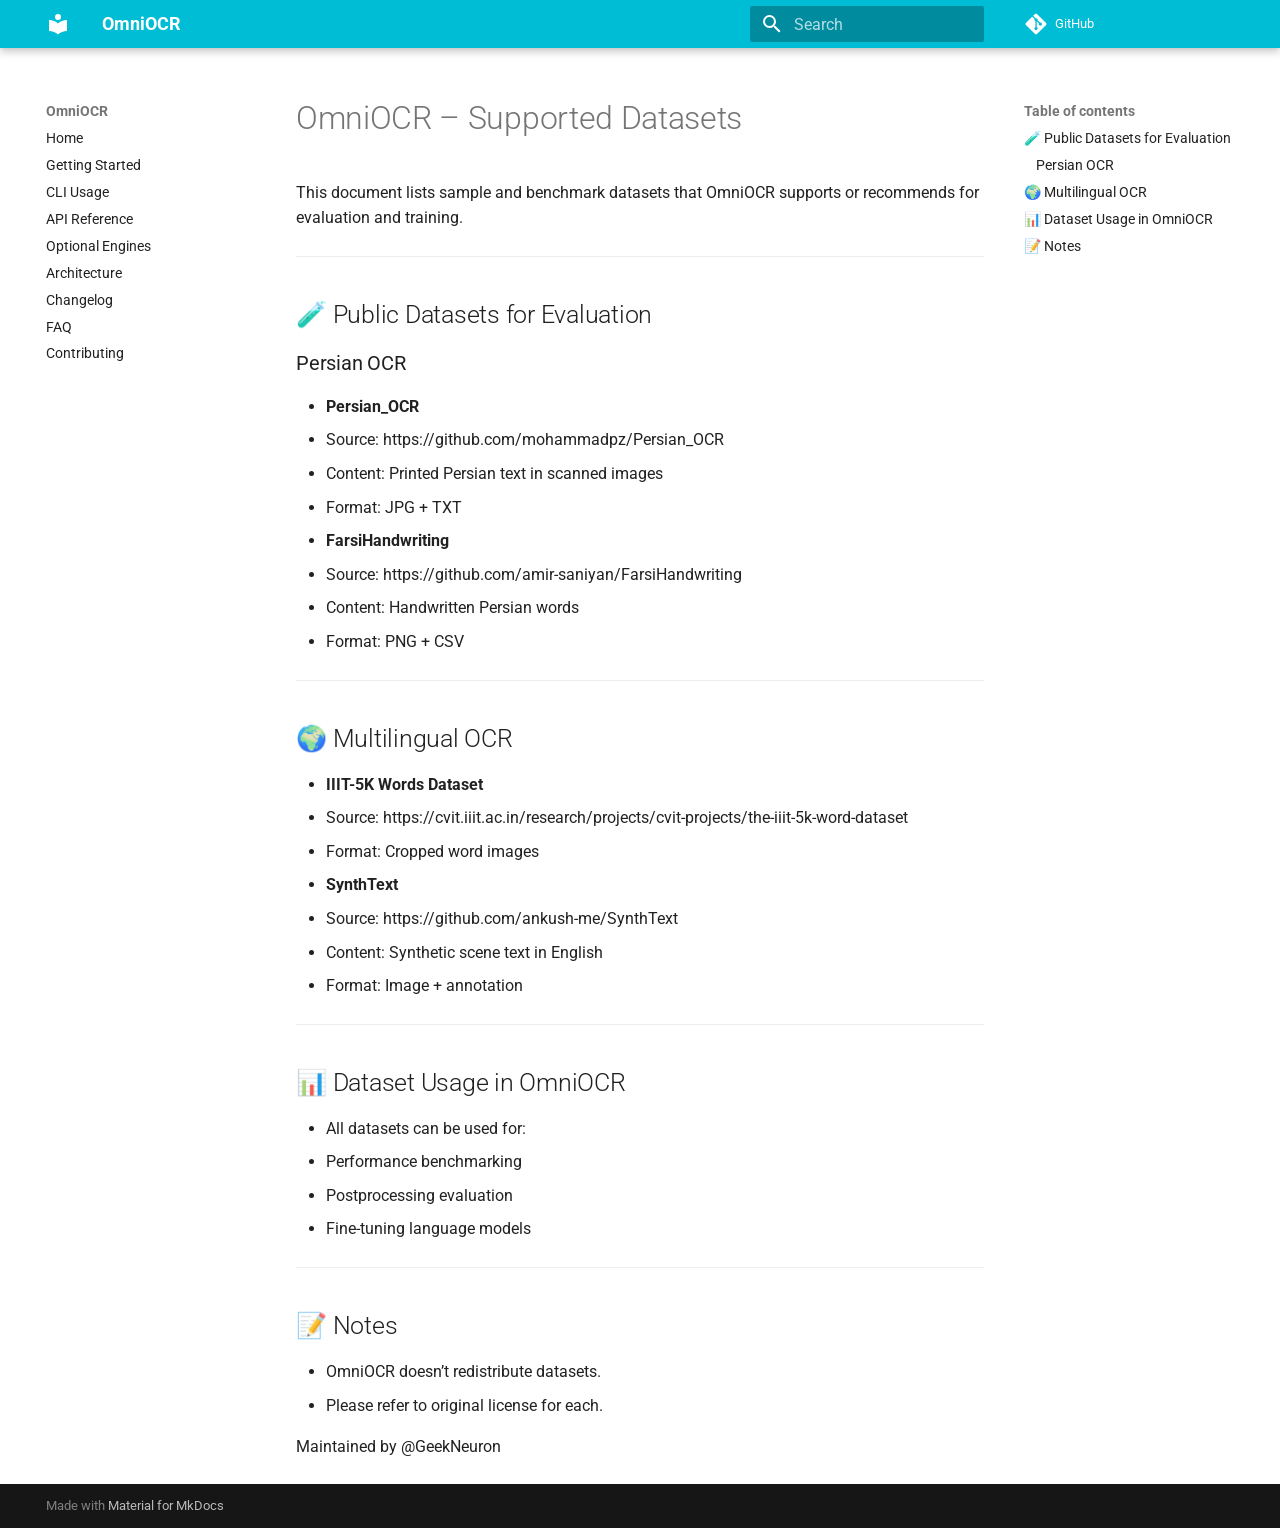
<file: DATASETS/index.html>
<!doctype html>
<html lang="en" class="no-js">
  <head>
    
      <meta charset="utf-8">
      <meta name="viewport" content="width=device-width,initial-scale=1">
      
      
      
      
      
      
      <link rel="icon" href="../assets/images/favicon.png">
      <meta name="generator" content="mkdocs-1.6.1, mkdocs-material-9.6.14">
    
    
      
        <title>OmniOCR – Supported Datasets - OmniOCR</title>
      
    
    
      <link rel="stylesheet" href="../assets/stylesheets/main.342714a4.min.css">
      
        
        <link rel="stylesheet" href="../assets/stylesheets/palette.06af60db.min.css">
      
      


    
    
      
    
    
      
        
        
        <link rel="preconnect" href="https://fonts.gstatic.com" crossorigin>
        <link rel="stylesheet" href="https://fonts.googleapis.com/css?family=Roboto:300,300i,400,400i,700,700i%7CRoboto+Mono:400,400i,700,700i&display=fallback">
        <style>:root{--md-text-font:"Roboto";--md-code-font:"Roboto Mono"}</style>
      
    
    
    <script>__md_scope=new URL("..",location),__md_hash=e=>[...e].reduce(((e,_)=>(e<<5)-e+_.charCodeAt(0)),0),__md_get=(e,_=localStorage,t=__md_scope)=>JSON.parse(_.getItem(t.pathname+"."+e)),__md_set=(e,_,t=localStorage,a=__md_scope)=>{try{t.setItem(a.pathname+"."+e,JSON.stringify(_))}catch(e){}}</script>
    
      

    
    
    
  </head>
  
  
    
    
    
    
    
    <body dir="ltr" data-md-color-scheme="default" data-md-color-primary="cyan" data-md-color-accent="light-blue">
  
    
    <input class="md-toggle" data-md-toggle="drawer" type="checkbox" id="__drawer" autocomplete="off">
    <input class="md-toggle" data-md-toggle="search" type="checkbox" id="__search" autocomplete="off">
    <label class="md-overlay" for="__drawer"></label>
    <div data-md-component="skip">
      
        
        <a href="#omniocr-supported-datasets" class="md-skip">
          Skip to content
        </a>
      
    </div>
    <div data-md-component="announce">
      
    </div>
    
    
      

  

<header class="md-header md-header--shadow" data-md-component="header">
  <nav class="md-header__inner md-grid" aria-label="Header">
    <a href=".." title="OmniOCR" class="md-header__button md-logo" aria-label="OmniOCR" data-md-component="logo">
      
  
  <svg xmlns="http://www.w3.org/2000/svg" viewBox="0 0 24 24"><path d="M12 8a3 3 0 0 0 3-3 3 3 0 0 0-3-3 3 3 0 0 0-3 3 3 3 0 0 0 3 3m0 3.54C9.64 9.35 6.5 8 3 8v11c3.5 0 6.64 1.35 9 3.54 2.36-2.19 5.5-3.54 9-3.54V8c-3.5 0-6.64 1.35-9 3.54"/></svg>

    </a>
    <label class="md-header__button md-icon" for="__drawer">
      
      <svg xmlns="http://www.w3.org/2000/svg" viewBox="0 0 24 24"><path d="M3 6h18v2H3zm0 5h18v2H3zm0 5h18v2H3z"/></svg>
    </label>
    <div class="md-header__title" data-md-component="header-title">
      <div class="md-header__ellipsis">
        <div class="md-header__topic">
          <span class="md-ellipsis">
            OmniOCR
          </span>
        </div>
        <div class="md-header__topic" data-md-component="header-topic">
          <span class="md-ellipsis">
            
              OmniOCR – Supported Datasets
            
          </span>
        </div>
      </div>
    </div>
    
      
    
    
    
    
      
      
        <label class="md-header__button md-icon" for="__search">
          
          <svg xmlns="http://www.w3.org/2000/svg" viewBox="0 0 24 24"><path d="M9.5 3A6.5 6.5 0 0 1 16 9.5c0 1.61-.59 3.09-1.56 4.23l.27.27h.79l5 5-1.5 1.5-5-5v-.79l-.27-.27A6.52 6.52 0 0 1 9.5 16 6.5 6.5 0 0 1 3 9.5 6.5 6.5 0 0 1 9.5 3m0 2C7 5 5 7 5 9.5S7 14 9.5 14 14 12 14 9.5 12 5 9.5 5"/></svg>
        </label>
        <div class="md-search" data-md-component="search" role="dialog">
  <label class="md-search__overlay" for="__search"></label>
  <div class="md-search__inner" role="search">
    <form class="md-search__form" name="search">
      <input type="text" class="md-search__input" name="query" aria-label="Search" placeholder="Search" autocapitalize="off" autocorrect="off" autocomplete="off" spellcheck="false" data-md-component="search-query" required>
      <label class="md-search__icon md-icon" for="__search">
        
        <svg xmlns="http://www.w3.org/2000/svg" viewBox="0 0 24 24"><path d="M9.5 3A6.5 6.5 0 0 1 16 9.5c0 1.61-.59 3.09-1.56 4.23l.27.27h.79l5 5-1.5 1.5-5-5v-.79l-.27-.27A6.52 6.52 0 0 1 9.5 16 6.5 6.5 0 0 1 3 9.5 6.5 6.5 0 0 1 9.5 3m0 2C7 5 5 7 5 9.5S7 14 9.5 14 14 12 14 9.5 12 5 9.5 5"/></svg>
        
        <svg xmlns="http://www.w3.org/2000/svg" viewBox="0 0 24 24"><path d="M20 11v2H8l5.5 5.5-1.42 1.42L4.16 12l7.92-7.92L13.5 5.5 8 11z"/></svg>
      </label>
      <nav class="md-search__options" aria-label="Search">
        
        <button type="reset" class="md-search__icon md-icon" title="Clear" aria-label="Clear" tabindex="-1">
          
          <svg xmlns="http://www.w3.org/2000/svg" viewBox="0 0 24 24"><path d="M19 6.41 17.59 5 12 10.59 6.41 5 5 6.41 10.59 12 5 17.59 6.41 19 12 13.41 17.59 19 19 17.59 13.41 12z"/></svg>
        </button>
      </nav>
      
    </form>
    <div class="md-search__output">
      <div class="md-search__scrollwrap" tabindex="0" data-md-scrollfix>
        <div class="md-search-result" data-md-component="search-result">
          <div class="md-search-result__meta">
            Initializing search
          </div>
          <ol class="md-search-result__list" role="presentation"></ol>
        </div>
      </div>
    </div>
  </div>
</div>
      
    
    
      <div class="md-header__source">
        <a href="https://github.com/GeekNeuron/OmniOCR" title="Go to repository" class="md-source" data-md-component="source">
  <div class="md-source__icon md-icon">
    
    <svg xmlns="http://www.w3.org/2000/svg" viewBox="0 0 448 512"><!--! Font Awesome Free 6.7.2 by @fontawesome - https://fontawesome.com License - https://fontawesome.com/license/free (Icons: CC BY 4.0, Fonts: SIL OFL 1.1, Code: MIT License) Copyright 2024 Fonticons, Inc.--><path d="M439.55 236.05 244 40.45a28.87 28.87 0 0 0-40.81 0l-40.66 40.63 51.52 51.52c27.06-9.14 52.68 16.77 43.39 43.68l49.66 49.66c34.23-11.8 61.18 31 35.47 56.69-26.49 26.49-70.21-2.87-56-37.34L240.22 199v121.85c25.3 12.54 22.26 41.85 9.08 55a34.34 34.34 0 0 1-48.55 0c-17.57-17.6-11.07-46.91 11.25-56v-123c-20.8-8.51-24.6-30.74-18.64-45L142.57 101 8.45 235.14a28.86 28.86 0 0 0 0 40.81l195.61 195.6a28.86 28.86 0 0 0 40.8 0l194.69-194.69a28.86 28.86 0 0 0 0-40.81"/></svg>
  </div>
  <div class="md-source__repository">
    GitHub
  </div>
</a>
      </div>
    
  </nav>
  
</header>
    
    <div class="md-container" data-md-component="container">
      
      
        
          
        
      
      <main class="md-main" data-md-component="main">
        <div class="md-main__inner md-grid">
          
            
              
              <div class="md-sidebar md-sidebar--primary" data-md-component="sidebar" data-md-type="navigation" >
                <div class="md-sidebar__scrollwrap">
                  <div class="md-sidebar__inner">
                    



<nav class="md-nav md-nav--primary" aria-label="Navigation" data-md-level="0">
  <label class="md-nav__title" for="__drawer">
    <a href=".." title="OmniOCR" class="md-nav__button md-logo" aria-label="OmniOCR" data-md-component="logo">
      
  
  <svg xmlns="http://www.w3.org/2000/svg" viewBox="0 0 24 24"><path d="M12 8a3 3 0 0 0 3-3 3 3 0 0 0-3-3 3 3 0 0 0-3 3 3 3 0 0 0 3 3m0 3.54C9.64 9.35 6.5 8 3 8v11c3.5 0 6.64 1.35 9 3.54 2.36-2.19 5.5-3.54 9-3.54V8c-3.5 0-6.64 1.35-9 3.54"/></svg>

    </a>
    OmniOCR
  </label>
  
    <div class="md-nav__source">
      <a href="https://github.com/GeekNeuron/OmniOCR" title="Go to repository" class="md-source" data-md-component="source">
  <div class="md-source__icon md-icon">
    
    <svg xmlns="http://www.w3.org/2000/svg" viewBox="0 0 448 512"><!--! Font Awesome Free 6.7.2 by @fontawesome - https://fontawesome.com License - https://fontawesome.com/license/free (Icons: CC BY 4.0, Fonts: SIL OFL 1.1, Code: MIT License) Copyright 2024 Fonticons, Inc.--><path d="M439.55 236.05 244 40.45a28.87 28.87 0 0 0-40.81 0l-40.66 40.63 51.52 51.52c27.06-9.14 52.68 16.77 43.39 43.68l49.66 49.66c34.23-11.8 61.18 31 35.47 56.69-26.49 26.49-70.21-2.87-56-37.34L240.22 199v121.85c25.3 12.54 22.26 41.85 9.08 55a34.34 34.34 0 0 1-48.55 0c-17.57-17.6-11.07-46.91 11.25-56v-123c-20.8-8.51-24.6-30.74-18.64-45L142.57 101 8.45 235.14a28.86 28.86 0 0 0 0 40.81l195.61 195.6a28.86 28.86 0 0 0 40.8 0l194.69-194.69a28.86 28.86 0 0 0 0-40.81"/></svg>
  </div>
  <div class="md-source__repository">
    GitHub
  </div>
</a>
    </div>
  
  <ul class="md-nav__list" data-md-scrollfix>
    
      
      
  
  
  
  
    <li class="md-nav__item">
      <a href=".." class="md-nav__link">
        
  
  
  <span class="md-ellipsis">
    Home
    
  </span>
  

      </a>
    </li>
  

    
      
      
  
  
  
  
    <li class="md-nav__item">
      <a href="../getting_started/" class="md-nav__link">
        
  
  
  <span class="md-ellipsis">
    Getting Started
    
  </span>
  

      </a>
    </li>
  

    
      
      
  
  
  
  
    <li class="md-nav__item">
      <a href="../cli/" class="md-nav__link">
        
  
  
  <span class="md-ellipsis">
    CLI Usage
    
  </span>
  

      </a>
    </li>
  

    
      
      
  
  
  
  
    <li class="md-nav__item">
      <a href="../api/" class="md-nav__link">
        
  
  
  <span class="md-ellipsis">
    API Reference
    
  </span>
  

      </a>
    </li>
  

    
      
      
  
  
  
  
    <li class="md-nav__item">
      <a href="../optional.md" class="md-nav__link">
        
  
  
  <span class="md-ellipsis">
    Optional Engines
    
  </span>
  

      </a>
    </li>
  

    
      
      
  
  
  
  
    <li class="md-nav__item">
      <a href="../ARCHITECTURE/" class="md-nav__link">
        
  
  
  <span class="md-ellipsis">
    Architecture
    
  </span>
  

      </a>
    </li>
  

    
      
      
  
  
  
  
    <li class="md-nav__item">
      <a href="../CHANGELOG/" class="md-nav__link">
        
  
  
  <span class="md-ellipsis">
    Changelog
    
  </span>
  

      </a>
    </li>
  

    
      
      
  
  
  
  
    <li class="md-nav__item">
      <a href="../faq/" class="md-nav__link">
        
  
  
  <span class="md-ellipsis">
    FAQ
    
  </span>
  

      </a>
    </li>
  

    
      
      
  
  
  
  
    <li class="md-nav__item">
      <a href="../../CONTRIBUTING.md" class="md-nav__link">
        
  
  
  <span class="md-ellipsis">
    Contributing
    
  </span>
  

      </a>
    </li>
  

    
  </ul>
</nav>
                  </div>
                </div>
              </div>
            
            
              
              <div class="md-sidebar md-sidebar--secondary" data-md-component="sidebar" data-md-type="toc" >
                <div class="md-sidebar__scrollwrap">
                  <div class="md-sidebar__inner">
                    

<nav class="md-nav md-nav--secondary" aria-label="Table of contents">
  
  
  
    
  
  
    <label class="md-nav__title" for="__toc">
      <span class="md-nav__icon md-icon"></span>
      Table of contents
    </label>
    <ul class="md-nav__list" data-md-component="toc" data-md-scrollfix>
      
        <li class="md-nav__item">
  <a href="#public-datasets-for-evaluation" class="md-nav__link">
    <span class="md-ellipsis">
      🧪 Public Datasets for Evaluation
    </span>
  </a>
  
    <nav class="md-nav" aria-label="🧪 Public Datasets for Evaluation">
      <ul class="md-nav__list">
        
          <li class="md-nav__item">
  <a href="#persian-ocr" class="md-nav__link">
    <span class="md-ellipsis">
      Persian OCR
    </span>
  </a>
  
</li>
        
      </ul>
    </nav>
  
</li>
      
        <li class="md-nav__item">
  <a href="#multilingual-ocr" class="md-nav__link">
    <span class="md-ellipsis">
      🌍 Multilingual OCR
    </span>
  </a>
  
</li>
      
        <li class="md-nav__item">
  <a href="#dataset-usage-in-omniocr" class="md-nav__link">
    <span class="md-ellipsis">
      📊 Dataset Usage in OmniOCR
    </span>
  </a>
  
</li>
      
        <li class="md-nav__item">
  <a href="#notes" class="md-nav__link">
    <span class="md-ellipsis">
      📝 Notes
    </span>
  </a>
  
</li>
      
    </ul>
  
</nav>
                  </div>
                </div>
              </div>
            
          
          
            <div class="md-content" data-md-component="content">
              <article class="md-content__inner md-typeset">
                
                  


  
  


<h1 id="omniocr-supported-datasets">OmniOCR – Supported Datasets</h1>
<p>This document lists sample and benchmark datasets that OmniOCR supports or recommends for evaluation and training.</p>
<hr />
<h2 id="public-datasets-for-evaluation">🧪 Public Datasets for Evaluation</h2>
<h3 id="persian-ocr">Persian OCR</h3>
<ul>
<li><strong>Persian_OCR</strong></li>
<li>Source: https://github.com/mohammadpz/Persian_OCR</li>
<li>Content: Printed Persian text in scanned images</li>
<li>
<p>Format: JPG + TXT</p>
</li>
<li>
<p><strong>FarsiHandwriting</strong></p>
</li>
<li>Source: https://github.com/amir-saniyan/FarsiHandwriting</li>
<li>Content: Handwritten Persian words</li>
<li>Format: PNG + CSV</li>
</ul>
<hr />
<h2 id="multilingual-ocr">🌍 Multilingual OCR</h2>
<ul>
<li><strong>IIIT-5K Words Dataset</strong></li>
<li>Source: https://cvit.iiit.ac.in/research/projects/cvit-projects/the-iiit-5k-word-dataset</li>
<li>
<p>Format: Cropped word images</p>
</li>
<li>
<p><strong>SynthText</strong></p>
</li>
<li>Source: https://github.com/ankush-me/SynthText</li>
<li>Content: Synthetic scene text in English</li>
<li>Format: Image + annotation</li>
</ul>
<hr />
<h2 id="dataset-usage-in-omniocr">📊 Dataset Usage in OmniOCR</h2>
<ul>
<li>All datasets can be used for:</li>
<li>Performance benchmarking</li>
<li>Postprocessing evaluation</li>
<li>Fine-tuning language models</li>
</ul>
<hr />
<h2 id="notes">📝 Notes</h2>
<ul>
<li>OmniOCR doesn’t redistribute datasets.</li>
<li>Please refer to original license for each.</li>
</ul>
<p>Maintained by @GeekNeuron</p>












                
              </article>
            </div>
          
          
<script>var target=document.getElementById(location.hash.slice(1));target&&target.name&&(target.checked=target.name.startsWith("__tabbed_"))</script>
        </div>
        
      </main>
      
        <footer class="md-footer">
  
  <div class="md-footer-meta md-typeset">
    <div class="md-footer-meta__inner md-grid">
      <div class="md-copyright">
  
  
    Made with
    <a href="https://squidfunk.github.io/mkdocs-material/" target="_blank" rel="noopener">
      Material for MkDocs
    </a>
  
</div>
      
    </div>
  </div>
</footer>
      
    </div>
    <div class="md-dialog" data-md-component="dialog">
      <div class="md-dialog__inner md-typeset"></div>
    </div>
    
    
    
      
      <script id="__config" type="application/json">{"base": "..", "features": [], "search": "../assets/javascripts/workers/search.d50fe291.min.js", "tags": null, "translations": {"clipboard.copied": "Copied to clipboard", "clipboard.copy": "Copy to clipboard", "search.result.more.one": "1 more on this page", "search.result.more.other": "# more on this page", "search.result.none": "No matching documents", "search.result.one": "1 matching document", "search.result.other": "# matching documents", "search.result.placeholder": "Type to start searching", "search.result.term.missing": "Missing", "select.version": "Select version"}, "version": null}</script>
    
    
      <script src="../assets/javascripts/bundle.13a4f30d.min.js"></script>
      
    
  </body>
</html>
</file>
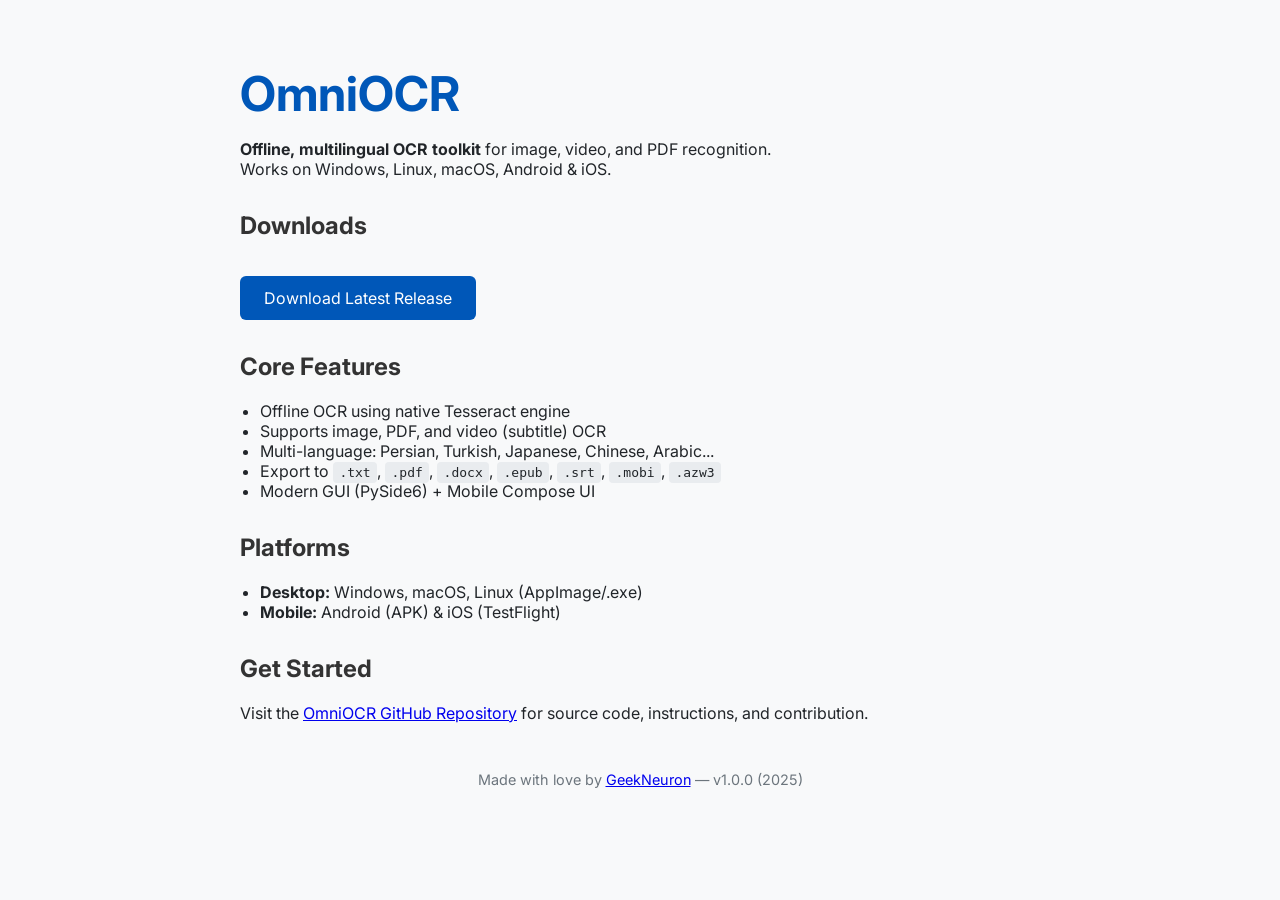
<file: docs/index.html>
<!DOCTYPE html>
<html lang="en">
<head>
  <meta charset="UTF-8" />
  <meta name="viewport" content="width=device-width, initial-scale=1.0" />
  <title>OmniOCR - Offline Multilingual OCR Toolkit</title>
  <link href="https://fonts.googleapis.com/css2?family=Inter:wght@400;600&display=swap" rel="stylesheet">
  <style>
    body {
      font-family: 'Inter', sans-serif;
      background-color: #f8f9fa;
      color: #212529;
      padding: 2rem;
      max-width: 800px;
      margin: auto;
    }
    h1 {
      font-size: 3rem;
      color: #0057b8;
      margin-bottom: 1rem;
    }
    h2 {
      color: #333;
      margin-top: 2rem;
    }
    a.button {
      display: inline-block;
      background: #0057b8;
      color: white;
      padding: 0.75rem 1.5rem;
      text-decoration: none;
      border-radius: 6px;
      margin-top: 1rem;
    }
    section {
      margin-bottom: 2rem;
    }
    ul {
      padding-left: 1.25rem;
    }
    code {
      background: #e9ecef;
      padding: 0.2rem 0.4rem;
      border-radius: 4px;
    }
    footer {
      font-size: 0.9rem;
      color: #6c757d;
      text-align: center;
      margin-top: 3rem;
    }
  </style>
</head>
<body>
  <h1>OmniOCR</h1>
  <p><strong>Offline, multilingual OCR toolkit</strong> for image, video, and PDF recognition.<br>Works on Windows, Linux, macOS, Android & iOS.</p>

  <section>
    <h2>Downloads</h2>
    <p>
      <a class="button" href="https://github.com/GeekNeuron/OmniOCR/releases">Download Latest Release</a>
    </p>
  </section>

  <section>
    <h2>Core Features</h2>
    <ul>
      <li>Offline OCR using native Tesseract engine</li>
      <li>Supports image, PDF, and video (subtitle) OCR</li>
      <li>Multi-language: Persian, Turkish, Japanese, Chinese, Arabic...</li>
      <li>Export to <code>.txt</code>, <code>.pdf</code>, <code>.docx</code>, <code>.epub</code>, <code>.srt</code>, <code>.mobi</code>, <code>.azw3</code></li>
      <li>Modern GUI (PySide6) + Mobile Compose UI</li>
    </ul>
  </section>

  <section>
    <h2>Platforms</h2>
    <ul>
      <li><strong>Desktop:</strong> Windows, macOS, Linux (AppImage/.exe)</li>
      <li><strong>Mobile:</strong> Android (APK) & iOS (TestFlight)</li>
    </ul>
  </section>

  <section>
    <h2>Get Started</h2>
    <p>
      Visit the <a href="https://github.com/GeekNeuron/OmniOCR">OmniOCR GitHub Repository</a> for source code, instructions, and contribution.
    </p>
  </section>

  <footer>
    Made with love by <a href="https://github.com/GeekNeuron">GeekNeuron</a> — v1.0.0 (2025)
  </footer>
</body>
</html>
</file>
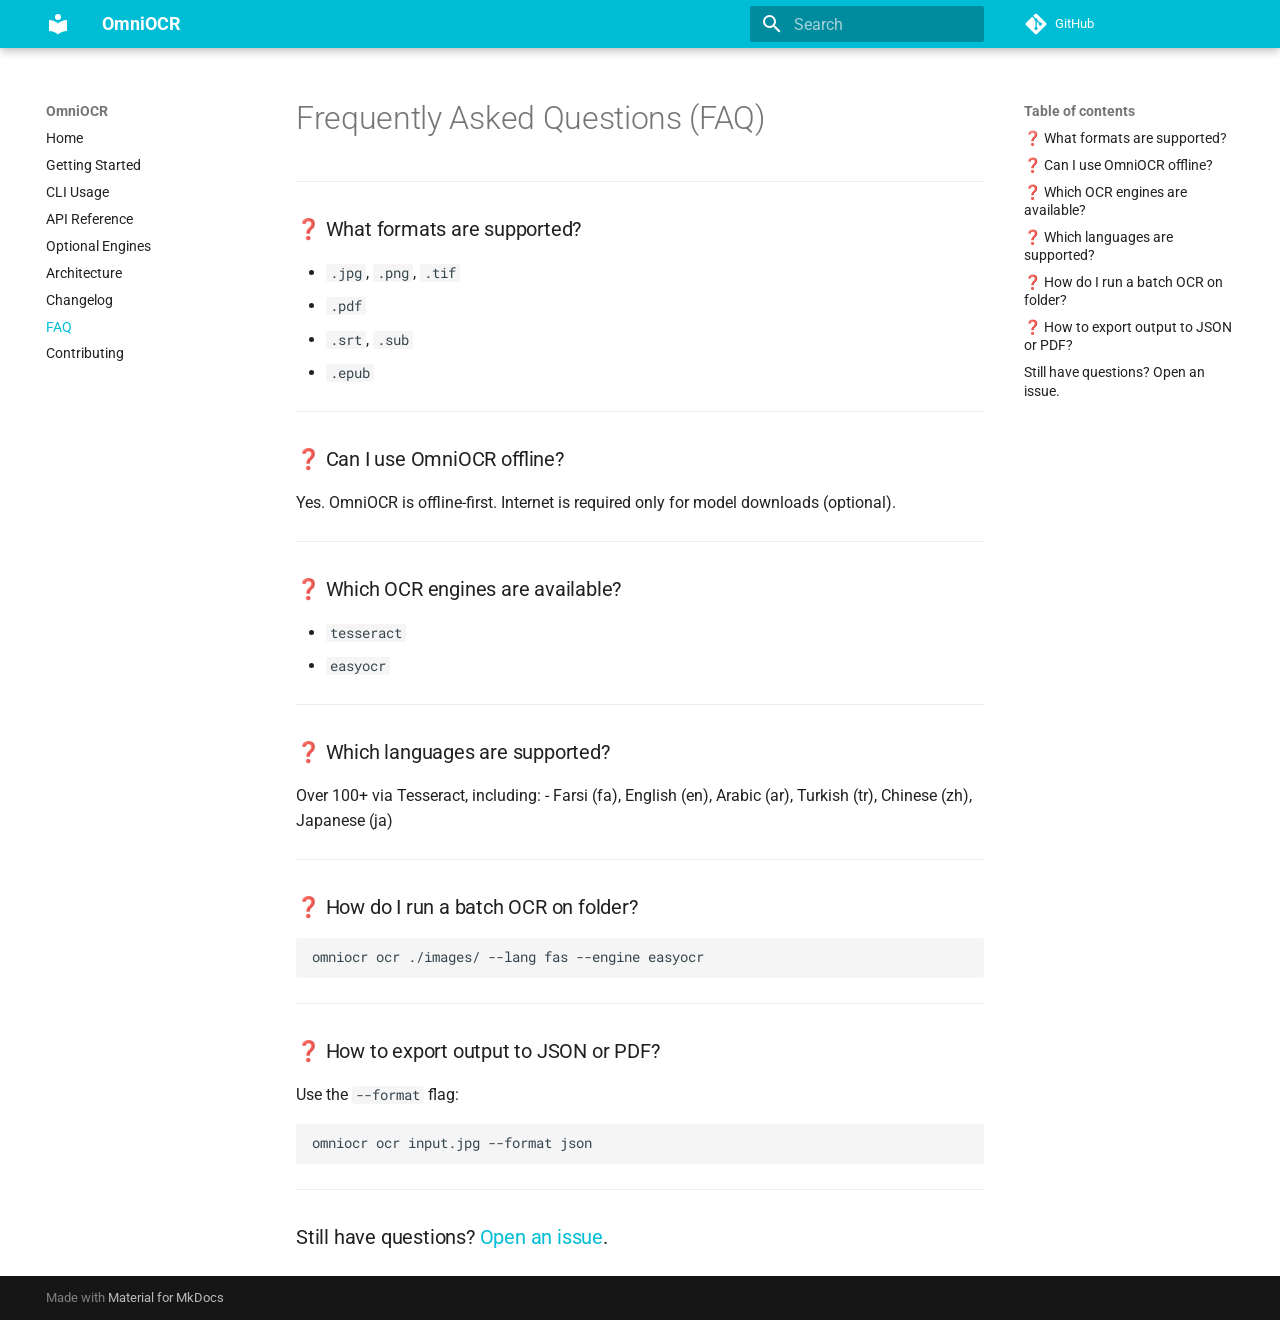
<file: faq/index.html>
<!doctype html>
<html lang="en" class="no-js">
  <head>
    
      <meta charset="utf-8">
      <meta name="viewport" content="width=device-width,initial-scale=1">
      
      
      
      
        <link rel="prev" href="../CHANGELOG/">
      
      
      
      <link rel="icon" href="../assets/images/favicon.png">
      <meta name="generator" content="mkdocs-1.6.1, mkdocs-material-9.6.14">
    
    
      
        <title>FAQ - OmniOCR</title>
      
    
    
      <link rel="stylesheet" href="../assets/stylesheets/main.342714a4.min.css">
      
        
        <link rel="stylesheet" href="../assets/stylesheets/palette.06af60db.min.css">
      
      


    
    
      
    
    
      
        
        
        <link rel="preconnect" href="https://fonts.gstatic.com" crossorigin>
        <link rel="stylesheet" href="https://fonts.googleapis.com/css?family=Roboto:300,300i,400,400i,700,700i%7CRoboto+Mono:400,400i,700,700i&display=fallback">
        <style>:root{--md-text-font:"Roboto";--md-code-font:"Roboto Mono"}</style>
      
    
    
    <script>__md_scope=new URL("..",location),__md_hash=e=>[...e].reduce(((e,_)=>(e<<5)-e+_.charCodeAt(0)),0),__md_get=(e,_=localStorage,t=__md_scope)=>JSON.parse(_.getItem(t.pathname+"."+e)),__md_set=(e,_,t=localStorage,a=__md_scope)=>{try{t.setItem(a.pathname+"."+e,JSON.stringify(_))}catch(e){}}</script>
    
      

    
    
    
  </head>
  
  
    
    
    
    
    
    <body dir="ltr" data-md-color-scheme="default" data-md-color-primary="cyan" data-md-color-accent="light-blue">
  
    
    <input class="md-toggle" data-md-toggle="drawer" type="checkbox" id="__drawer" autocomplete="off">
    <input class="md-toggle" data-md-toggle="search" type="checkbox" id="__search" autocomplete="off">
    <label class="md-overlay" for="__drawer"></label>
    <div data-md-component="skip">
      
        
        <a href="#frequently-asked-questions-faq" class="md-skip">
          Skip to content
        </a>
      
    </div>
    <div data-md-component="announce">
      
    </div>
    
    
      

  

<header class="md-header md-header--shadow" data-md-component="header">
  <nav class="md-header__inner md-grid" aria-label="Header">
    <a href=".." title="OmniOCR" class="md-header__button md-logo" aria-label="OmniOCR" data-md-component="logo">
      
  
  <svg xmlns="http://www.w3.org/2000/svg" viewBox="0 0 24 24"><path d="M12 8a3 3 0 0 0 3-3 3 3 0 0 0-3-3 3 3 0 0 0-3 3 3 3 0 0 0 3 3m0 3.54C9.64 9.35 6.5 8 3 8v11c3.5 0 6.64 1.35 9 3.54 2.36-2.19 5.5-3.54 9-3.54V8c-3.5 0-6.64 1.35-9 3.54"/></svg>

    </a>
    <label class="md-header__button md-icon" for="__drawer">
      
      <svg xmlns="http://www.w3.org/2000/svg" viewBox="0 0 24 24"><path d="M3 6h18v2H3zm0 5h18v2H3zm0 5h18v2H3z"/></svg>
    </label>
    <div class="md-header__title" data-md-component="header-title">
      <div class="md-header__ellipsis">
        <div class="md-header__topic">
          <span class="md-ellipsis">
            OmniOCR
          </span>
        </div>
        <div class="md-header__topic" data-md-component="header-topic">
          <span class="md-ellipsis">
            
              FAQ
            
          </span>
        </div>
      </div>
    </div>
    
      
    
    
    
    
      
      
        <label class="md-header__button md-icon" for="__search">
          
          <svg xmlns="http://www.w3.org/2000/svg" viewBox="0 0 24 24"><path d="M9.5 3A6.5 6.5 0 0 1 16 9.5c0 1.61-.59 3.09-1.56 4.23l.27.27h.79l5 5-1.5 1.5-5-5v-.79l-.27-.27A6.52 6.52 0 0 1 9.5 16 6.5 6.5 0 0 1 3 9.5 6.5 6.5 0 0 1 9.5 3m0 2C7 5 5 7 5 9.5S7 14 9.5 14 14 12 14 9.5 12 5 9.5 5"/></svg>
        </label>
        <div class="md-search" data-md-component="search" role="dialog">
  <label class="md-search__overlay" for="__search"></label>
  <div class="md-search__inner" role="search">
    <form class="md-search__form" name="search">
      <input type="text" class="md-search__input" name="query" aria-label="Search" placeholder="Search" autocapitalize="off" autocorrect="off" autocomplete="off" spellcheck="false" data-md-component="search-query" required>
      <label class="md-search__icon md-icon" for="__search">
        
        <svg xmlns="http://www.w3.org/2000/svg" viewBox="0 0 24 24"><path d="M9.5 3A6.5 6.5 0 0 1 16 9.5c0 1.61-.59 3.09-1.56 4.23l.27.27h.79l5 5-1.5 1.5-5-5v-.79l-.27-.27A6.52 6.52 0 0 1 9.5 16 6.5 6.5 0 0 1 3 9.5 6.5 6.5 0 0 1 9.5 3m0 2C7 5 5 7 5 9.5S7 14 9.5 14 14 12 14 9.5 12 5 9.5 5"/></svg>
        
        <svg xmlns="http://www.w3.org/2000/svg" viewBox="0 0 24 24"><path d="M20 11v2H8l5.5 5.5-1.42 1.42L4.16 12l7.92-7.92L13.5 5.5 8 11z"/></svg>
      </label>
      <nav class="md-search__options" aria-label="Search">
        
        <button type="reset" class="md-search__icon md-icon" title="Clear" aria-label="Clear" tabindex="-1">
          
          <svg xmlns="http://www.w3.org/2000/svg" viewBox="0 0 24 24"><path d="M19 6.41 17.59 5 12 10.59 6.41 5 5 6.41 10.59 12 5 17.59 6.41 19 12 13.41 17.59 19 19 17.59 13.41 12z"/></svg>
        </button>
      </nav>
      
    </form>
    <div class="md-search__output">
      <div class="md-search__scrollwrap" tabindex="0" data-md-scrollfix>
        <div class="md-search-result" data-md-component="search-result">
          <div class="md-search-result__meta">
            Initializing search
          </div>
          <ol class="md-search-result__list" role="presentation"></ol>
        </div>
      </div>
    </div>
  </div>
</div>
      
    
    
      <div class="md-header__source">
        <a href="https://github.com/GeekNeuron/OmniOCR" title="Go to repository" class="md-source" data-md-component="source">
  <div class="md-source__icon md-icon">
    
    <svg xmlns="http://www.w3.org/2000/svg" viewBox="0 0 448 512"><!--! Font Awesome Free 6.7.2 by @fontawesome - https://fontawesome.com License - https://fontawesome.com/license/free (Icons: CC BY 4.0, Fonts: SIL OFL 1.1, Code: MIT License) Copyright 2024 Fonticons, Inc.--><path d="M439.55 236.05 244 40.45a28.87 28.87 0 0 0-40.81 0l-40.66 40.63 51.52 51.52c27.06-9.14 52.68 16.77 43.39 43.68l49.66 49.66c34.23-11.8 61.18 31 35.47 56.69-26.49 26.49-70.21-2.87-56-37.34L240.22 199v121.85c25.3 12.54 22.26 41.85 9.08 55a34.34 34.34 0 0 1-48.55 0c-17.57-17.6-11.07-46.91 11.25-56v-123c-20.8-8.51-24.6-30.74-18.64-45L142.57 101 8.45 235.14a28.86 28.86 0 0 0 0 40.81l195.61 195.6a28.86 28.86 0 0 0 40.8 0l194.69-194.69a28.86 28.86 0 0 0 0-40.81"/></svg>
  </div>
  <div class="md-source__repository">
    GitHub
  </div>
</a>
      </div>
    
  </nav>
  
</header>
    
    <div class="md-container" data-md-component="container">
      
      
        
          
        
      
      <main class="md-main" data-md-component="main">
        <div class="md-main__inner md-grid">
          
            
              
              <div class="md-sidebar md-sidebar--primary" data-md-component="sidebar" data-md-type="navigation" >
                <div class="md-sidebar__scrollwrap">
                  <div class="md-sidebar__inner">
                    



<nav class="md-nav md-nav--primary" aria-label="Navigation" data-md-level="0">
  <label class="md-nav__title" for="__drawer">
    <a href=".." title="OmniOCR" class="md-nav__button md-logo" aria-label="OmniOCR" data-md-component="logo">
      
  
  <svg xmlns="http://www.w3.org/2000/svg" viewBox="0 0 24 24"><path d="M12 8a3 3 0 0 0 3-3 3 3 0 0 0-3-3 3 3 0 0 0-3 3 3 3 0 0 0 3 3m0 3.54C9.64 9.35 6.5 8 3 8v11c3.5 0 6.64 1.35 9 3.54 2.36-2.19 5.5-3.54 9-3.54V8c-3.5 0-6.64 1.35-9 3.54"/></svg>

    </a>
    OmniOCR
  </label>
  
    <div class="md-nav__source">
      <a href="https://github.com/GeekNeuron/OmniOCR" title="Go to repository" class="md-source" data-md-component="source">
  <div class="md-source__icon md-icon">
    
    <svg xmlns="http://www.w3.org/2000/svg" viewBox="0 0 448 512"><!--! Font Awesome Free 6.7.2 by @fontawesome - https://fontawesome.com License - https://fontawesome.com/license/free (Icons: CC BY 4.0, Fonts: SIL OFL 1.1, Code: MIT License) Copyright 2024 Fonticons, Inc.--><path d="M439.55 236.05 244 40.45a28.87 28.87 0 0 0-40.81 0l-40.66 40.63 51.52 51.52c27.06-9.14 52.68 16.77 43.39 43.68l49.66 49.66c34.23-11.8 61.18 31 35.47 56.69-26.49 26.49-70.21-2.87-56-37.34L240.22 199v121.85c25.3 12.54 22.26 41.85 9.08 55a34.34 34.34 0 0 1-48.55 0c-17.57-17.6-11.07-46.91 11.25-56v-123c-20.8-8.51-24.6-30.74-18.64-45L142.57 101 8.45 235.14a28.86 28.86 0 0 0 0 40.81l195.61 195.6a28.86 28.86 0 0 0 40.8 0l194.69-194.69a28.86 28.86 0 0 0 0-40.81"/></svg>
  </div>
  <div class="md-source__repository">
    GitHub
  </div>
</a>
    </div>
  
  <ul class="md-nav__list" data-md-scrollfix>
    
      
      
  
  
  
  
    <li class="md-nav__item">
      <a href=".." class="md-nav__link">
        
  
  
  <span class="md-ellipsis">
    Home
    
  </span>
  

      </a>
    </li>
  

    
      
      
  
  
  
  
    <li class="md-nav__item">
      <a href="../getting_started/" class="md-nav__link">
        
  
  
  <span class="md-ellipsis">
    Getting Started
    
  </span>
  

      </a>
    </li>
  

    
      
      
  
  
  
  
    <li class="md-nav__item">
      <a href="../cli/" class="md-nav__link">
        
  
  
  <span class="md-ellipsis">
    CLI Usage
    
  </span>
  

      </a>
    </li>
  

    
      
      
  
  
  
  
    <li class="md-nav__item">
      <a href="../api/" class="md-nav__link">
        
  
  
  <span class="md-ellipsis">
    API Reference
    
  </span>
  

      </a>
    </li>
  

    
      
      
  
  
  
  
    <li class="md-nav__item">
      <a href="../optional.md" class="md-nav__link">
        
  
  
  <span class="md-ellipsis">
    Optional Engines
    
  </span>
  

      </a>
    </li>
  

    
      
      
  
  
  
  
    <li class="md-nav__item">
      <a href="../ARCHITECTURE/" class="md-nav__link">
        
  
  
  <span class="md-ellipsis">
    Architecture
    
  </span>
  

      </a>
    </li>
  

    
      
      
  
  
  
  
    <li class="md-nav__item">
      <a href="../CHANGELOG/" class="md-nav__link">
        
  
  
  <span class="md-ellipsis">
    Changelog
    
  </span>
  

      </a>
    </li>
  

    
      
      
  
  
    
  
  
  
    <li class="md-nav__item md-nav__item--active">
      
      <input class="md-nav__toggle md-toggle" type="checkbox" id="__toc">
      
      
        
      
      
        <label class="md-nav__link md-nav__link--active" for="__toc">
          
  
  
  <span class="md-ellipsis">
    FAQ
    
  </span>
  

          <span class="md-nav__icon md-icon"></span>
        </label>
      
      <a href="./" class="md-nav__link md-nav__link--active">
        
  
  
  <span class="md-ellipsis">
    FAQ
    
  </span>
  

      </a>
      
        

<nav class="md-nav md-nav--secondary" aria-label="Table of contents">
  
  
  
    
  
  
    <label class="md-nav__title" for="__toc">
      <span class="md-nav__icon md-icon"></span>
      Table of contents
    </label>
    <ul class="md-nav__list" data-md-component="toc" data-md-scrollfix>
      
        <li class="md-nav__item">
  <a href="#what-formats-are-supported" class="md-nav__link">
    <span class="md-ellipsis">
      ❓ What formats are supported?
    </span>
  </a>
  
</li>
      
        <li class="md-nav__item">
  <a href="#can-i-use-omniocr-offline" class="md-nav__link">
    <span class="md-ellipsis">
      ❓ Can I use OmniOCR offline?
    </span>
  </a>
  
</li>
      
        <li class="md-nav__item">
  <a href="#which-ocr-engines-are-available" class="md-nav__link">
    <span class="md-ellipsis">
      ❓ Which OCR engines are available?
    </span>
  </a>
  
</li>
      
        <li class="md-nav__item">
  <a href="#which-languages-are-supported" class="md-nav__link">
    <span class="md-ellipsis">
      ❓ Which languages are supported?
    </span>
  </a>
  
</li>
      
        <li class="md-nav__item">
  <a href="#how-do-i-run-a-batch-ocr-on-folder" class="md-nav__link">
    <span class="md-ellipsis">
      ❓ How do I run a batch OCR on folder?
    </span>
  </a>
  
</li>
      
        <li class="md-nav__item">
  <a href="#how-to-export-output-to-json-or-pdf" class="md-nav__link">
    <span class="md-ellipsis">
      ❓ How to export output to JSON or PDF?
    </span>
  </a>
  
</li>
      
        <li class="md-nav__item">
  <a href="#still-have-questions-open-an-issue" class="md-nav__link">
    <span class="md-ellipsis">
      Still have questions? Open an issue.
    </span>
  </a>
  
</li>
      
    </ul>
  
</nav>
      
    </li>
  

    
      
      
  
  
  
  
    <li class="md-nav__item">
      <a href="../../CONTRIBUTING.md" class="md-nav__link">
        
  
  
  <span class="md-ellipsis">
    Contributing
    
  </span>
  

      </a>
    </li>
  

    
  </ul>
</nav>
                  </div>
                </div>
              </div>
            
            
              
              <div class="md-sidebar md-sidebar--secondary" data-md-component="sidebar" data-md-type="toc" >
                <div class="md-sidebar__scrollwrap">
                  <div class="md-sidebar__inner">
                    

<nav class="md-nav md-nav--secondary" aria-label="Table of contents">
  
  
  
    
  
  
    <label class="md-nav__title" for="__toc">
      <span class="md-nav__icon md-icon"></span>
      Table of contents
    </label>
    <ul class="md-nav__list" data-md-component="toc" data-md-scrollfix>
      
        <li class="md-nav__item">
  <a href="#what-formats-are-supported" class="md-nav__link">
    <span class="md-ellipsis">
      ❓ What formats are supported?
    </span>
  </a>
  
</li>
      
        <li class="md-nav__item">
  <a href="#can-i-use-omniocr-offline" class="md-nav__link">
    <span class="md-ellipsis">
      ❓ Can I use OmniOCR offline?
    </span>
  </a>
  
</li>
      
        <li class="md-nav__item">
  <a href="#which-ocr-engines-are-available" class="md-nav__link">
    <span class="md-ellipsis">
      ❓ Which OCR engines are available?
    </span>
  </a>
  
</li>
      
        <li class="md-nav__item">
  <a href="#which-languages-are-supported" class="md-nav__link">
    <span class="md-ellipsis">
      ❓ Which languages are supported?
    </span>
  </a>
  
</li>
      
        <li class="md-nav__item">
  <a href="#how-do-i-run-a-batch-ocr-on-folder" class="md-nav__link">
    <span class="md-ellipsis">
      ❓ How do I run a batch OCR on folder?
    </span>
  </a>
  
</li>
      
        <li class="md-nav__item">
  <a href="#how-to-export-output-to-json-or-pdf" class="md-nav__link">
    <span class="md-ellipsis">
      ❓ How to export output to JSON or PDF?
    </span>
  </a>
  
</li>
      
        <li class="md-nav__item">
  <a href="#still-have-questions-open-an-issue" class="md-nav__link">
    <span class="md-ellipsis">
      Still have questions? Open an issue.
    </span>
  </a>
  
</li>
      
    </ul>
  
</nav>
                  </div>
                </div>
              </div>
            
          
          
            <div class="md-content" data-md-component="content">
              <article class="md-content__inner md-typeset">
                
                  


  
  


<h1 id="frequently-asked-questions-faq">Frequently Asked Questions (FAQ)</h1>
<hr />
<h3 id="what-formats-are-supported">❓ What formats are supported?</h3>
<ul>
<li><code>.jpg</code>, <code>.png</code>, <code>.tif</code></li>
<li><code>.pdf</code></li>
<li><code>.srt</code>, <code>.sub</code></li>
<li><code>.epub</code></li>
</ul>
<hr />
<h3 id="can-i-use-omniocr-offline">❓ Can I use OmniOCR offline?</h3>
<p>Yes. OmniOCR is offline-first. Internet is required only for model downloads (optional).</p>
<hr />
<h3 id="which-ocr-engines-are-available">❓ Which OCR engines are available?</h3>
<ul>
<li><code>tesseract</code></li>
<li><code>easyocr</code></li>
</ul>
<hr />
<h3 id="which-languages-are-supported">❓ Which languages are supported?</h3>
<p>Over 100+ via Tesseract, including:
- Farsi (fa), English (en), Arabic (ar), Turkish (tr), Chinese (zh), Japanese (ja)</p>
<hr />
<h3 id="how-do-i-run-a-batch-ocr-on-folder">❓ How do I run a batch OCR on folder?</h3>
<pre><code class="language-bash">omniocr ocr ./images/ --lang fas --engine easyocr
</code></pre>
<hr />
<h3 id="how-to-export-output-to-json-or-pdf">❓ How to export output to JSON or PDF?</h3>
<p>Use the <code>--format</code> flag:</p>
<pre><code class="language-bash">omniocr ocr input.jpg --format json
</code></pre>
<hr />
<h3 id="still-have-questions-open-an-issue">Still have questions? <a href="https://github.com/GeekNeuron/OmniOCR/issues">Open an issue</a>.</h3>












                
              </article>
            </div>
          
          
<script>var target=document.getElementById(location.hash.slice(1));target&&target.name&&(target.checked=target.name.startsWith("__tabbed_"))</script>
        </div>
        
      </main>
      
        <footer class="md-footer">
  
  <div class="md-footer-meta md-typeset">
    <div class="md-footer-meta__inner md-grid">
      <div class="md-copyright">
  
  
    Made with
    <a href="https://squidfunk.github.io/mkdocs-material/" target="_blank" rel="noopener">
      Material for MkDocs
    </a>
  
</div>
      
    </div>
  </div>
</footer>
      
    </div>
    <div class="md-dialog" data-md-component="dialog">
      <div class="md-dialog__inner md-typeset"></div>
    </div>
    
    
    
      
      <script id="__config" type="application/json">{"base": "..", "features": [], "search": "../assets/javascripts/workers/search.d50fe291.min.js", "tags": null, "translations": {"clipboard.copied": "Copied to clipboard", "clipboard.copy": "Copy to clipboard", "search.result.more.one": "1 more on this page", "search.result.more.other": "# more on this page", "search.result.none": "No matching documents", "search.result.one": "1 matching document", "search.result.other": "# matching documents", "search.result.placeholder": "Type to start searching", "search.result.term.missing": "Missing", "select.version": "Select version"}, "version": null}</script>
    
    
      <script src="../assets/javascripts/bundle.13a4f30d.min.js"></script>
      
    
  </body>
</html>
</file>
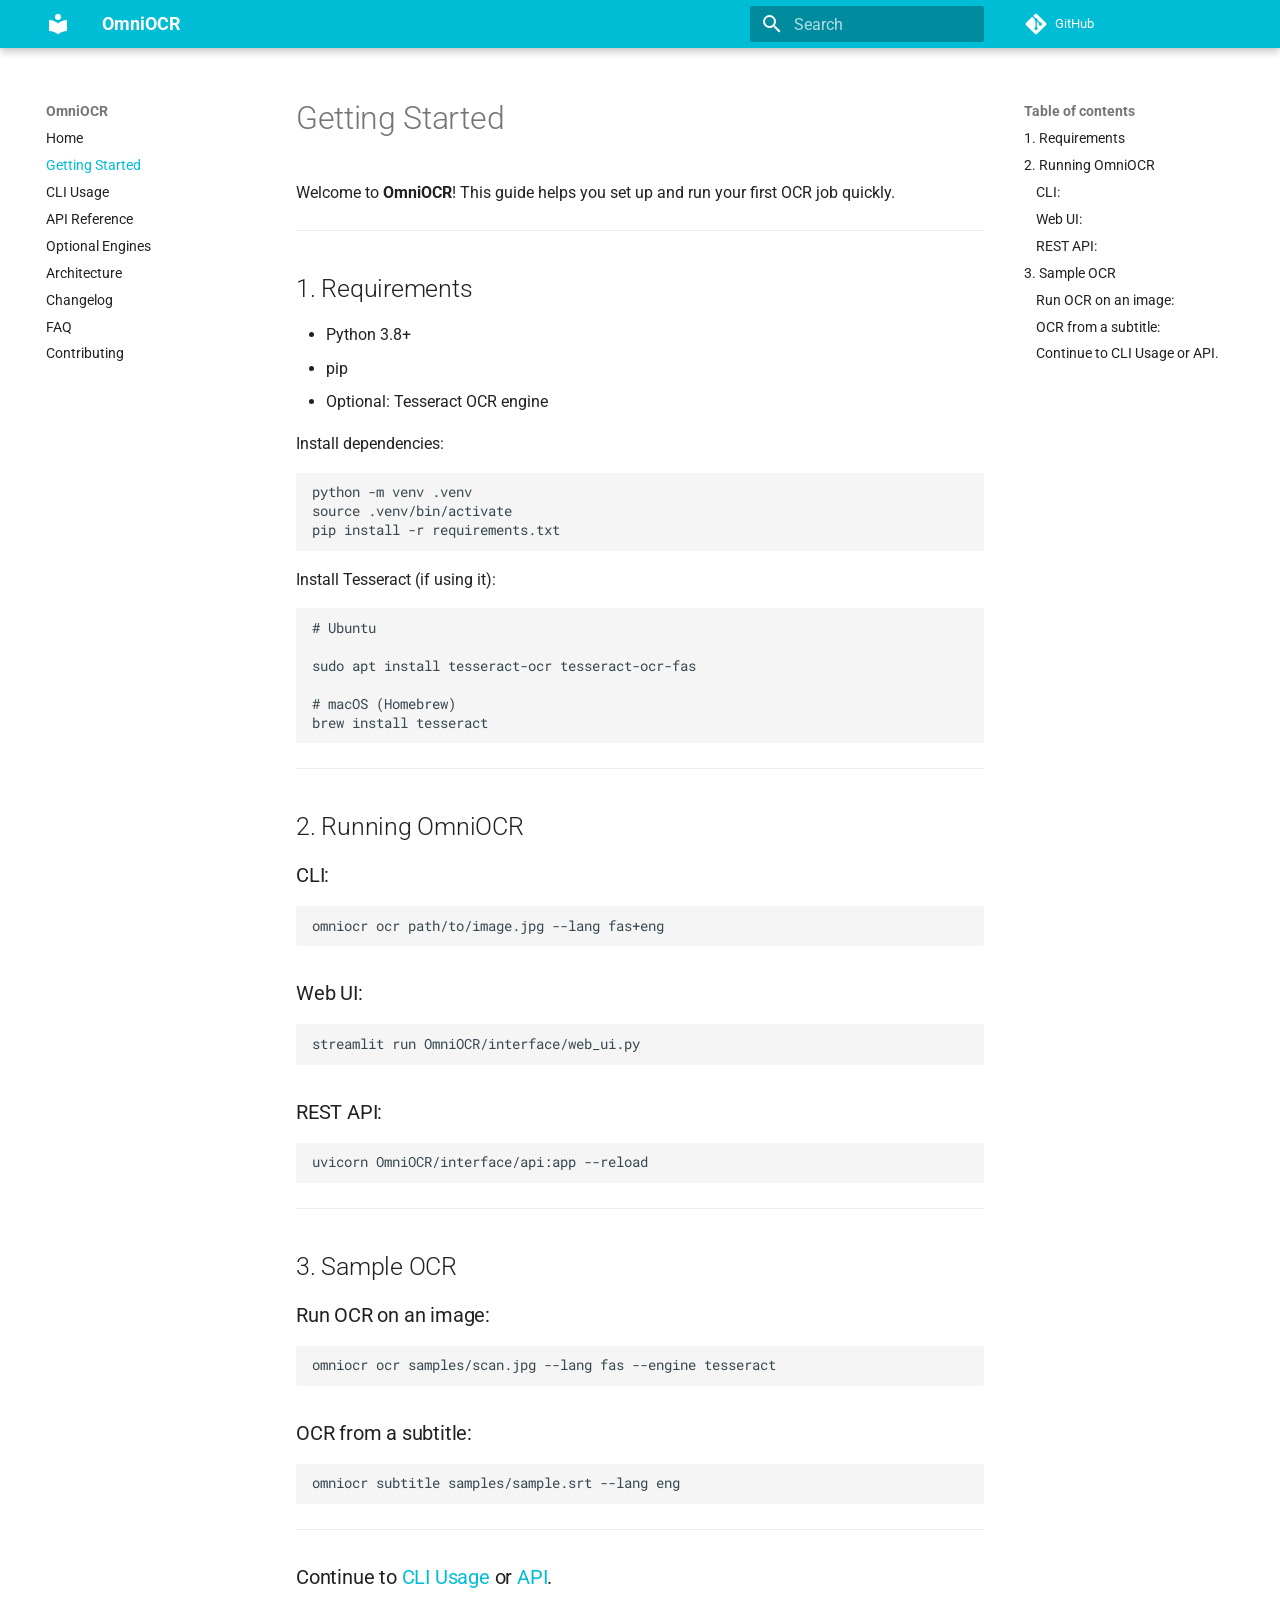
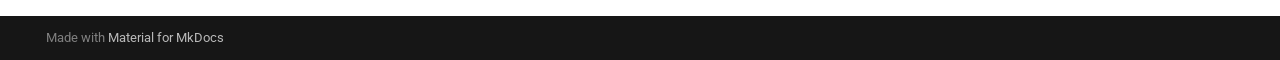
<file: getting_started/index.html>
<!doctype html>
<html lang="en" class="no-js">
  <head>
    
      <meta charset="utf-8">
      <meta name="viewport" content="width=device-width,initial-scale=1">
      
      
      
      
        <link rel="prev" href="..">
      
      
        <link rel="next" href="../cli/">
      
      
      <link rel="icon" href="../assets/images/favicon.png">
      <meta name="generator" content="mkdocs-1.6.1, mkdocs-material-9.6.14">
    
    
      
        <title>Getting Started - OmniOCR</title>
      
    
    
      <link rel="stylesheet" href="../assets/stylesheets/main.342714a4.min.css">
      
        
        <link rel="stylesheet" href="../assets/stylesheets/palette.06af60db.min.css">
      
      


    
    
      
    
    
      
        
        
        <link rel="preconnect" href="https://fonts.gstatic.com" crossorigin>
        <link rel="stylesheet" href="https://fonts.googleapis.com/css?family=Roboto:300,300i,400,400i,700,700i%7CRoboto+Mono:400,400i,700,700i&display=fallback">
        <style>:root{--md-text-font:"Roboto";--md-code-font:"Roboto Mono"}</style>
      
    
    
    <script>__md_scope=new URL("..",location),__md_hash=e=>[...e].reduce(((e,_)=>(e<<5)-e+_.charCodeAt(0)),0),__md_get=(e,_=localStorage,t=__md_scope)=>JSON.parse(_.getItem(t.pathname+"."+e)),__md_set=(e,_,t=localStorage,a=__md_scope)=>{try{t.setItem(a.pathname+"."+e,JSON.stringify(_))}catch(e){}}</script>
    
      

    
    
    
  </head>
  
  
    
    
    
    
    
    <body dir="ltr" data-md-color-scheme="default" data-md-color-primary="cyan" data-md-color-accent="light-blue">
  
    
    <input class="md-toggle" data-md-toggle="drawer" type="checkbox" id="__drawer" autocomplete="off">
    <input class="md-toggle" data-md-toggle="search" type="checkbox" id="__search" autocomplete="off">
    <label class="md-overlay" for="__drawer"></label>
    <div data-md-component="skip">
      
        
        <a href="#getting-started" class="md-skip">
          Skip to content
        </a>
      
    </div>
    <div data-md-component="announce">
      
    </div>
    
    
      

  

<header class="md-header md-header--shadow" data-md-component="header">
  <nav class="md-header__inner md-grid" aria-label="Header">
    <a href=".." title="OmniOCR" class="md-header__button md-logo" aria-label="OmniOCR" data-md-component="logo">
      
  
  <svg xmlns="http://www.w3.org/2000/svg" viewBox="0 0 24 24"><path d="M12 8a3 3 0 0 0 3-3 3 3 0 0 0-3-3 3 3 0 0 0-3 3 3 3 0 0 0 3 3m0 3.54C9.64 9.35 6.5 8 3 8v11c3.5 0 6.64 1.35 9 3.54 2.36-2.19 5.5-3.54 9-3.54V8c-3.5 0-6.64 1.35-9 3.54"/></svg>

    </a>
    <label class="md-header__button md-icon" for="__drawer">
      
      <svg xmlns="http://www.w3.org/2000/svg" viewBox="0 0 24 24"><path d="M3 6h18v2H3zm0 5h18v2H3zm0 5h18v2H3z"/></svg>
    </label>
    <div class="md-header__title" data-md-component="header-title">
      <div class="md-header__ellipsis">
        <div class="md-header__topic">
          <span class="md-ellipsis">
            OmniOCR
          </span>
        </div>
        <div class="md-header__topic" data-md-component="header-topic">
          <span class="md-ellipsis">
            
              Getting Started
            
          </span>
        </div>
      </div>
    </div>
    
      
    
    
    
    
      
      
        <label class="md-header__button md-icon" for="__search">
          
          <svg xmlns="http://www.w3.org/2000/svg" viewBox="0 0 24 24"><path d="M9.5 3A6.5 6.5 0 0 1 16 9.5c0 1.61-.59 3.09-1.56 4.23l.27.27h.79l5 5-1.5 1.5-5-5v-.79l-.27-.27A6.52 6.52 0 0 1 9.5 16 6.5 6.5 0 0 1 3 9.5 6.5 6.5 0 0 1 9.5 3m0 2C7 5 5 7 5 9.5S7 14 9.5 14 14 12 14 9.5 12 5 9.5 5"/></svg>
        </label>
        <div class="md-search" data-md-component="search" role="dialog">
  <label class="md-search__overlay" for="__search"></label>
  <div class="md-search__inner" role="search">
    <form class="md-search__form" name="search">
      <input type="text" class="md-search__input" name="query" aria-label="Search" placeholder="Search" autocapitalize="off" autocorrect="off" autocomplete="off" spellcheck="false" data-md-component="search-query" required>
      <label class="md-search__icon md-icon" for="__search">
        
        <svg xmlns="http://www.w3.org/2000/svg" viewBox="0 0 24 24"><path d="M9.5 3A6.5 6.5 0 0 1 16 9.5c0 1.61-.59 3.09-1.56 4.23l.27.27h.79l5 5-1.5 1.5-5-5v-.79l-.27-.27A6.52 6.52 0 0 1 9.5 16 6.5 6.5 0 0 1 3 9.5 6.5 6.5 0 0 1 9.5 3m0 2C7 5 5 7 5 9.5S7 14 9.5 14 14 12 14 9.5 12 5 9.5 5"/></svg>
        
        <svg xmlns="http://www.w3.org/2000/svg" viewBox="0 0 24 24"><path d="M20 11v2H8l5.5 5.5-1.42 1.42L4.16 12l7.92-7.92L13.5 5.5 8 11z"/></svg>
      </label>
      <nav class="md-search__options" aria-label="Search">
        
        <button type="reset" class="md-search__icon md-icon" title="Clear" aria-label="Clear" tabindex="-1">
          
          <svg xmlns="http://www.w3.org/2000/svg" viewBox="0 0 24 24"><path d="M19 6.41 17.59 5 12 10.59 6.41 5 5 6.41 10.59 12 5 17.59 6.41 19 12 13.41 17.59 19 19 17.59 13.41 12z"/></svg>
        </button>
      </nav>
      
    </form>
    <div class="md-search__output">
      <div class="md-search__scrollwrap" tabindex="0" data-md-scrollfix>
        <div class="md-search-result" data-md-component="search-result">
          <div class="md-search-result__meta">
            Initializing search
          </div>
          <ol class="md-search-result__list" role="presentation"></ol>
        </div>
      </div>
    </div>
  </div>
</div>
      
    
    
      <div class="md-header__source">
        <a href="https://github.com/GeekNeuron/OmniOCR" title="Go to repository" class="md-source" data-md-component="source">
  <div class="md-source__icon md-icon">
    
    <svg xmlns="http://www.w3.org/2000/svg" viewBox="0 0 448 512"><!--! Font Awesome Free 6.7.2 by @fontawesome - https://fontawesome.com License - https://fontawesome.com/license/free (Icons: CC BY 4.0, Fonts: SIL OFL 1.1, Code: MIT License) Copyright 2024 Fonticons, Inc.--><path d="M439.55 236.05 244 40.45a28.87 28.87 0 0 0-40.81 0l-40.66 40.63 51.52 51.52c27.06-9.14 52.68 16.77 43.39 43.68l49.66 49.66c34.23-11.8 61.18 31 35.47 56.69-26.49 26.49-70.21-2.87-56-37.34L240.22 199v121.85c25.3 12.54 22.26 41.85 9.08 55a34.34 34.34 0 0 1-48.55 0c-17.57-17.6-11.07-46.91 11.25-56v-123c-20.8-8.51-24.6-30.74-18.64-45L142.57 101 8.45 235.14a28.86 28.86 0 0 0 0 40.81l195.61 195.6a28.86 28.86 0 0 0 40.8 0l194.69-194.69a28.86 28.86 0 0 0 0-40.81"/></svg>
  </div>
  <div class="md-source__repository">
    GitHub
  </div>
</a>
      </div>
    
  </nav>
  
</header>
    
    <div class="md-container" data-md-component="container">
      
      
        
          
        
      
      <main class="md-main" data-md-component="main">
        <div class="md-main__inner md-grid">
          
            
              
              <div class="md-sidebar md-sidebar--primary" data-md-component="sidebar" data-md-type="navigation" >
                <div class="md-sidebar__scrollwrap">
                  <div class="md-sidebar__inner">
                    



<nav class="md-nav md-nav--primary" aria-label="Navigation" data-md-level="0">
  <label class="md-nav__title" for="__drawer">
    <a href=".." title="OmniOCR" class="md-nav__button md-logo" aria-label="OmniOCR" data-md-component="logo">
      
  
  <svg xmlns="http://www.w3.org/2000/svg" viewBox="0 0 24 24"><path d="M12 8a3 3 0 0 0 3-3 3 3 0 0 0-3-3 3 3 0 0 0-3 3 3 3 0 0 0 3 3m0 3.54C9.64 9.35 6.5 8 3 8v11c3.5 0 6.64 1.35 9 3.54 2.36-2.19 5.5-3.54 9-3.54V8c-3.5 0-6.64 1.35-9 3.54"/></svg>

    </a>
    OmniOCR
  </label>
  
    <div class="md-nav__source">
      <a href="https://github.com/GeekNeuron/OmniOCR" title="Go to repository" class="md-source" data-md-component="source">
  <div class="md-source__icon md-icon">
    
    <svg xmlns="http://www.w3.org/2000/svg" viewBox="0 0 448 512"><!--! Font Awesome Free 6.7.2 by @fontawesome - https://fontawesome.com License - https://fontawesome.com/license/free (Icons: CC BY 4.0, Fonts: SIL OFL 1.1, Code: MIT License) Copyright 2024 Fonticons, Inc.--><path d="M439.55 236.05 244 40.45a28.87 28.87 0 0 0-40.81 0l-40.66 40.63 51.52 51.52c27.06-9.14 52.68 16.77 43.39 43.68l49.66 49.66c34.23-11.8 61.18 31 35.47 56.69-26.49 26.49-70.21-2.87-56-37.34L240.22 199v121.85c25.3 12.54 22.26 41.85 9.08 55a34.34 34.34 0 0 1-48.55 0c-17.57-17.6-11.07-46.91 11.25-56v-123c-20.8-8.51-24.6-30.74-18.64-45L142.57 101 8.45 235.14a28.86 28.86 0 0 0 0 40.81l195.61 195.6a28.86 28.86 0 0 0 40.8 0l194.69-194.69a28.86 28.86 0 0 0 0-40.81"/></svg>
  </div>
  <div class="md-source__repository">
    GitHub
  </div>
</a>
    </div>
  
  <ul class="md-nav__list" data-md-scrollfix>
    
      
      
  
  
  
  
    <li class="md-nav__item">
      <a href=".." class="md-nav__link">
        
  
  
  <span class="md-ellipsis">
    Home
    
  </span>
  

      </a>
    </li>
  

    
      
      
  
  
    
  
  
  
    <li class="md-nav__item md-nav__item--active">
      
      <input class="md-nav__toggle md-toggle" type="checkbox" id="__toc">
      
      
        
      
      
        <label class="md-nav__link md-nav__link--active" for="__toc">
          
  
  
  <span class="md-ellipsis">
    Getting Started
    
  </span>
  

          <span class="md-nav__icon md-icon"></span>
        </label>
      
      <a href="./" class="md-nav__link md-nav__link--active">
        
  
  
  <span class="md-ellipsis">
    Getting Started
    
  </span>
  

      </a>
      
        

<nav class="md-nav md-nav--secondary" aria-label="Table of contents">
  
  
  
    
  
  
    <label class="md-nav__title" for="__toc">
      <span class="md-nav__icon md-icon"></span>
      Table of contents
    </label>
    <ul class="md-nav__list" data-md-component="toc" data-md-scrollfix>
      
        <li class="md-nav__item">
  <a href="#1-requirements" class="md-nav__link">
    <span class="md-ellipsis">
      1. Requirements
    </span>
  </a>
  
</li>
      
        <li class="md-nav__item">
  <a href="#2-running-omniocr" class="md-nav__link">
    <span class="md-ellipsis">
      2. Running OmniOCR
    </span>
  </a>
  
    <nav class="md-nav" aria-label="2. Running OmniOCR">
      <ul class="md-nav__list">
        
          <li class="md-nav__item">
  <a href="#cli" class="md-nav__link">
    <span class="md-ellipsis">
      CLI:
    </span>
  </a>
  
</li>
        
          <li class="md-nav__item">
  <a href="#web-ui" class="md-nav__link">
    <span class="md-ellipsis">
      Web UI:
    </span>
  </a>
  
</li>
        
          <li class="md-nav__item">
  <a href="#rest-api" class="md-nav__link">
    <span class="md-ellipsis">
      REST API:
    </span>
  </a>
  
</li>
        
      </ul>
    </nav>
  
</li>
      
        <li class="md-nav__item">
  <a href="#3-sample-ocr" class="md-nav__link">
    <span class="md-ellipsis">
      3. Sample OCR
    </span>
  </a>
  
    <nav class="md-nav" aria-label="3. Sample OCR">
      <ul class="md-nav__list">
        
          <li class="md-nav__item">
  <a href="#run-ocr-on-an-image" class="md-nav__link">
    <span class="md-ellipsis">
      Run OCR on an image:
    </span>
  </a>
  
</li>
        
          <li class="md-nav__item">
  <a href="#ocr-from-a-subtitle" class="md-nav__link">
    <span class="md-ellipsis">
      OCR from a subtitle:
    </span>
  </a>
  
</li>
        
          <li class="md-nav__item">
  <a href="#continue-to-cli-usage-or-api" class="md-nav__link">
    <span class="md-ellipsis">
      Continue to CLI Usage or API.
    </span>
  </a>
  
</li>
        
      </ul>
    </nav>
  
</li>
      
    </ul>
  
</nav>
      
    </li>
  

    
      
      
  
  
  
  
    <li class="md-nav__item">
      <a href="../cli/" class="md-nav__link">
        
  
  
  <span class="md-ellipsis">
    CLI Usage
    
  </span>
  

      </a>
    </li>
  

    
      
      
  
  
  
  
    <li class="md-nav__item">
      <a href="../api/" class="md-nav__link">
        
  
  
  <span class="md-ellipsis">
    API Reference
    
  </span>
  

      </a>
    </li>
  

    
      
      
  
  
  
  
    <li class="md-nav__item">
      <a href="../optional.md" class="md-nav__link">
        
  
  
  <span class="md-ellipsis">
    Optional Engines
    
  </span>
  

      </a>
    </li>
  

    
      
      
  
  
  
  
    <li class="md-nav__item">
      <a href="../ARCHITECTURE/" class="md-nav__link">
        
  
  
  <span class="md-ellipsis">
    Architecture
    
  </span>
  

      </a>
    </li>
  

    
      
      
  
  
  
  
    <li class="md-nav__item">
      <a href="../CHANGELOG/" class="md-nav__link">
        
  
  
  <span class="md-ellipsis">
    Changelog
    
  </span>
  

      </a>
    </li>
  

    
      
      
  
  
  
  
    <li class="md-nav__item">
      <a href="../faq/" class="md-nav__link">
        
  
  
  <span class="md-ellipsis">
    FAQ
    
  </span>
  

      </a>
    </li>
  

    
      
      
  
  
  
  
    <li class="md-nav__item">
      <a href="../../CONTRIBUTING.md" class="md-nav__link">
        
  
  
  <span class="md-ellipsis">
    Contributing
    
  </span>
  

      </a>
    </li>
  

    
  </ul>
</nav>
                  </div>
                </div>
              </div>
            
            
              
              <div class="md-sidebar md-sidebar--secondary" data-md-component="sidebar" data-md-type="toc" >
                <div class="md-sidebar__scrollwrap">
                  <div class="md-sidebar__inner">
                    

<nav class="md-nav md-nav--secondary" aria-label="Table of contents">
  
  
  
    
  
  
    <label class="md-nav__title" for="__toc">
      <span class="md-nav__icon md-icon"></span>
      Table of contents
    </label>
    <ul class="md-nav__list" data-md-component="toc" data-md-scrollfix>
      
        <li class="md-nav__item">
  <a href="#1-requirements" class="md-nav__link">
    <span class="md-ellipsis">
      1. Requirements
    </span>
  </a>
  
</li>
      
        <li class="md-nav__item">
  <a href="#2-running-omniocr" class="md-nav__link">
    <span class="md-ellipsis">
      2. Running OmniOCR
    </span>
  </a>
  
    <nav class="md-nav" aria-label="2. Running OmniOCR">
      <ul class="md-nav__list">
        
          <li class="md-nav__item">
  <a href="#cli" class="md-nav__link">
    <span class="md-ellipsis">
      CLI:
    </span>
  </a>
  
</li>
        
          <li class="md-nav__item">
  <a href="#web-ui" class="md-nav__link">
    <span class="md-ellipsis">
      Web UI:
    </span>
  </a>
  
</li>
        
          <li class="md-nav__item">
  <a href="#rest-api" class="md-nav__link">
    <span class="md-ellipsis">
      REST API:
    </span>
  </a>
  
</li>
        
      </ul>
    </nav>
  
</li>
      
        <li class="md-nav__item">
  <a href="#3-sample-ocr" class="md-nav__link">
    <span class="md-ellipsis">
      3. Sample OCR
    </span>
  </a>
  
    <nav class="md-nav" aria-label="3. Sample OCR">
      <ul class="md-nav__list">
        
          <li class="md-nav__item">
  <a href="#run-ocr-on-an-image" class="md-nav__link">
    <span class="md-ellipsis">
      Run OCR on an image:
    </span>
  </a>
  
</li>
        
          <li class="md-nav__item">
  <a href="#ocr-from-a-subtitle" class="md-nav__link">
    <span class="md-ellipsis">
      OCR from a subtitle:
    </span>
  </a>
  
</li>
        
          <li class="md-nav__item">
  <a href="#continue-to-cli-usage-or-api" class="md-nav__link">
    <span class="md-ellipsis">
      Continue to CLI Usage or API.
    </span>
  </a>
  
</li>
        
      </ul>
    </nav>
  
</li>
      
    </ul>
  
</nav>
                  </div>
                </div>
              </div>
            
          
          
            <div class="md-content" data-md-component="content">
              <article class="md-content__inner md-typeset">
                
                  


  
  


<h1 id="getting-started">Getting Started</h1>
<p>Welcome to <strong>OmniOCR</strong>! This guide helps you set up and run your first OCR job quickly.</p>
<hr />
<h2 id="1-requirements">1. Requirements</h2>
<ul>
<li>Python 3.8+</li>
<li>pip</li>
<li>Optional: Tesseract OCR engine</li>
</ul>
<p>Install dependencies:</p>
<pre><code class="language-bash">python -m venv .venv
source .venv/bin/activate
pip install -r requirements.txt
</code></pre>
<p>Install Tesseract (if using it):</p>
<pre><code class="language-bash"># Ubuntu

sudo apt install tesseract-ocr tesseract-ocr-fas

# macOS (Homebrew)
brew install tesseract
</code></pre>
<hr />
<h2 id="2-running-omniocr">2. Running OmniOCR</h2>
<h3 id="cli">CLI:</h3>
<pre><code class="language-bash">omniocr ocr path/to/image.jpg --lang fas+eng
</code></pre>
<h3 id="web-ui">Web UI:</h3>
<pre><code class="language-bash">streamlit run OmniOCR/interface/web_ui.py
</code></pre>
<h3 id="rest-api">REST API:</h3>
<pre><code class="language-bash">uvicorn OmniOCR/interface/api:app --reload
</code></pre>
<hr />
<h2 id="3-sample-ocr">3. Sample OCR</h2>
<h3 id="run-ocr-on-an-image">Run OCR on an image:</h3>
<pre><code class="language-bash">omniocr ocr samples/scan.jpg --lang fas --engine tesseract
</code></pre>
<h3 id="ocr-from-a-subtitle">OCR from a subtitle:</h3>
<pre><code class="language-bash">omniocr subtitle samples/sample.srt --lang eng
</code></pre>
<hr />
<h3 id="continue-to-cli-usage-or-api">Continue to <a href="../cli/">CLI Usage</a> or <a href="../api/">API</a>.</h3>












                
              </article>
            </div>
          
          
<script>var target=document.getElementById(location.hash.slice(1));target&&target.name&&(target.checked=target.name.startsWith("__tabbed_"))</script>
        </div>
        
      </main>
      
        <footer class="md-footer">
  
  <div class="md-footer-meta md-typeset">
    <div class="md-footer-meta__inner md-grid">
      <div class="md-copyright">
  
  
    Made with
    <a href="https://squidfunk.github.io/mkdocs-material/" target="_blank" rel="noopener">
      Material for MkDocs
    </a>
  
</div>
      
    </div>
  </div>
</footer>
      
    </div>
    <div class="md-dialog" data-md-component="dialog">
      <div class="md-dialog__inner md-typeset"></div>
    </div>
    
    
    
      
      <script id="__config" type="application/json">{"base": "..", "features": [], "search": "../assets/javascripts/workers/search.d50fe291.min.js", "tags": null, "translations": {"clipboard.copied": "Copied to clipboard", "clipboard.copy": "Copy to clipboard", "search.result.more.one": "1 more on this page", "search.result.more.other": "# more on this page", "search.result.none": "No matching documents", "search.result.one": "1 matching document", "search.result.other": "# matching documents", "search.result.placeholder": "Type to start searching", "search.result.term.missing": "Missing", "select.version": "Select version"}, "version": null}</script>
    
    
      <script src="../assets/javascripts/bundle.13a4f30d.min.js"></script>
      
    
  </body>
</html>
</file>
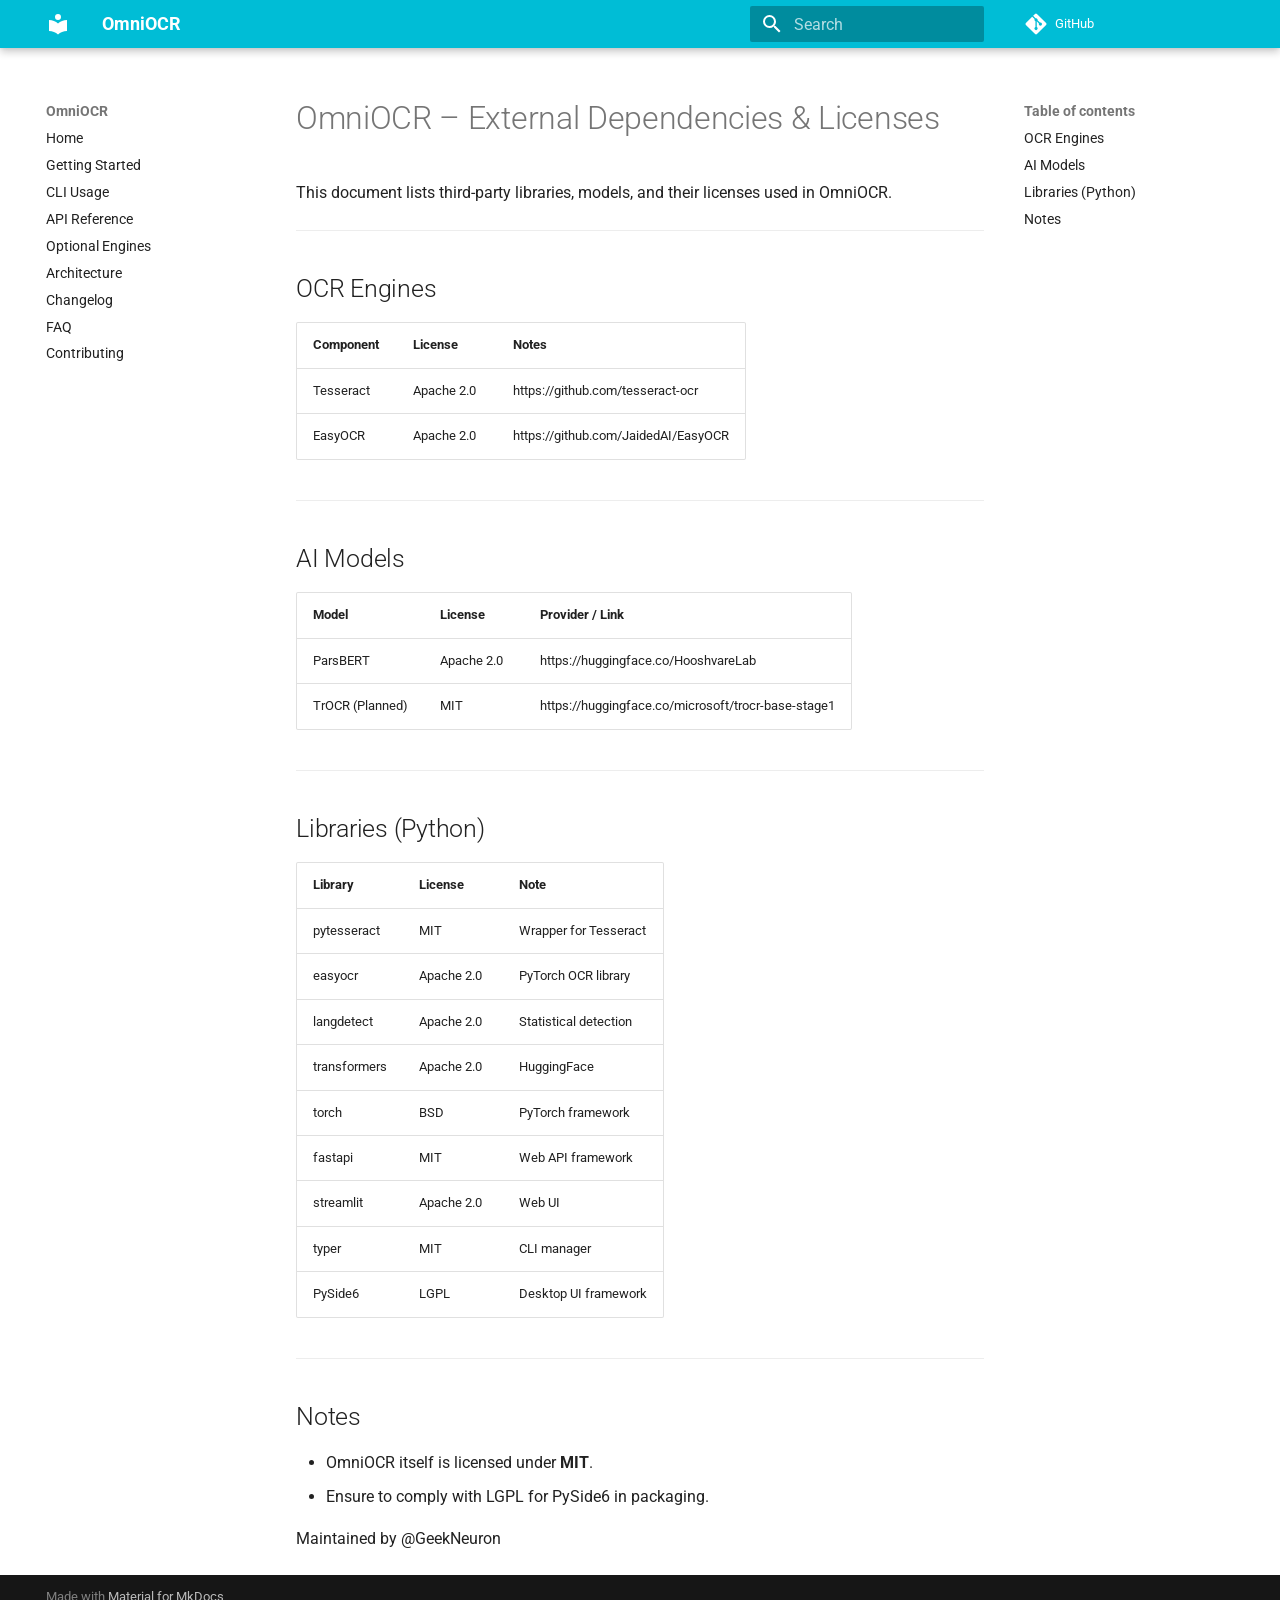
<file: LICENSES/index.html>
<!doctype html>
<html lang="en" class="no-js">
  <head>
    
      <meta charset="utf-8">
      <meta name="viewport" content="width=device-width,initial-scale=1">
      
      
      
      
      
      
      <link rel="icon" href="../assets/images/favicon.png">
      <meta name="generator" content="mkdocs-1.6.1, mkdocs-material-9.6.14">
    
    
      
        <title>OmniOCR – External Dependencies & Licenses - OmniOCR</title>
      
    
    
      <link rel="stylesheet" href="../assets/stylesheets/main.342714a4.min.css">
      
        
        <link rel="stylesheet" href="../assets/stylesheets/palette.06af60db.min.css">
      
      


    
    
      
    
    
      
        
        
        <link rel="preconnect" href="https://fonts.gstatic.com" crossorigin>
        <link rel="stylesheet" href="https://fonts.googleapis.com/css?family=Roboto:300,300i,400,400i,700,700i%7CRoboto+Mono:400,400i,700,700i&display=fallback">
        <style>:root{--md-text-font:"Roboto";--md-code-font:"Roboto Mono"}</style>
      
    
    
    <script>__md_scope=new URL("..",location),__md_hash=e=>[...e].reduce(((e,_)=>(e<<5)-e+_.charCodeAt(0)),0),__md_get=(e,_=localStorage,t=__md_scope)=>JSON.parse(_.getItem(t.pathname+"."+e)),__md_set=(e,_,t=localStorage,a=__md_scope)=>{try{t.setItem(a.pathname+"."+e,JSON.stringify(_))}catch(e){}}</script>
    
      

    
    
    
  </head>
  
  
    
    
    
    
    
    <body dir="ltr" data-md-color-scheme="default" data-md-color-primary="cyan" data-md-color-accent="light-blue">
  
    
    <input class="md-toggle" data-md-toggle="drawer" type="checkbox" id="__drawer" autocomplete="off">
    <input class="md-toggle" data-md-toggle="search" type="checkbox" id="__search" autocomplete="off">
    <label class="md-overlay" for="__drawer"></label>
    <div data-md-component="skip">
      
        
        <a href="#omniocr-external-dependencies-licenses" class="md-skip">
          Skip to content
        </a>
      
    </div>
    <div data-md-component="announce">
      
    </div>
    
    
      

  

<header class="md-header md-header--shadow" data-md-component="header">
  <nav class="md-header__inner md-grid" aria-label="Header">
    <a href=".." title="OmniOCR" class="md-header__button md-logo" aria-label="OmniOCR" data-md-component="logo">
      
  
  <svg xmlns="http://www.w3.org/2000/svg" viewBox="0 0 24 24"><path d="M12 8a3 3 0 0 0 3-3 3 3 0 0 0-3-3 3 3 0 0 0-3 3 3 3 0 0 0 3 3m0 3.54C9.64 9.35 6.5 8 3 8v11c3.5 0 6.64 1.35 9 3.54 2.36-2.19 5.5-3.54 9-3.54V8c-3.5 0-6.64 1.35-9 3.54"/></svg>

    </a>
    <label class="md-header__button md-icon" for="__drawer">
      
      <svg xmlns="http://www.w3.org/2000/svg" viewBox="0 0 24 24"><path d="M3 6h18v2H3zm0 5h18v2H3zm0 5h18v2H3z"/></svg>
    </label>
    <div class="md-header__title" data-md-component="header-title">
      <div class="md-header__ellipsis">
        <div class="md-header__topic">
          <span class="md-ellipsis">
            OmniOCR
          </span>
        </div>
        <div class="md-header__topic" data-md-component="header-topic">
          <span class="md-ellipsis">
            
              OmniOCR – External Dependencies &amp; Licenses
            
          </span>
        </div>
      </div>
    </div>
    
      
    
    
    
    
      
      
        <label class="md-header__button md-icon" for="__search">
          
          <svg xmlns="http://www.w3.org/2000/svg" viewBox="0 0 24 24"><path d="M9.5 3A6.5 6.5 0 0 1 16 9.5c0 1.61-.59 3.09-1.56 4.23l.27.27h.79l5 5-1.5 1.5-5-5v-.79l-.27-.27A6.52 6.52 0 0 1 9.5 16 6.5 6.5 0 0 1 3 9.5 6.5 6.5 0 0 1 9.5 3m0 2C7 5 5 7 5 9.5S7 14 9.5 14 14 12 14 9.5 12 5 9.5 5"/></svg>
        </label>
        <div class="md-search" data-md-component="search" role="dialog">
  <label class="md-search__overlay" for="__search"></label>
  <div class="md-search__inner" role="search">
    <form class="md-search__form" name="search">
      <input type="text" class="md-search__input" name="query" aria-label="Search" placeholder="Search" autocapitalize="off" autocorrect="off" autocomplete="off" spellcheck="false" data-md-component="search-query" required>
      <label class="md-search__icon md-icon" for="__search">
        
        <svg xmlns="http://www.w3.org/2000/svg" viewBox="0 0 24 24"><path d="M9.5 3A6.5 6.5 0 0 1 16 9.5c0 1.61-.59 3.09-1.56 4.23l.27.27h.79l5 5-1.5 1.5-5-5v-.79l-.27-.27A6.52 6.52 0 0 1 9.5 16 6.5 6.5 0 0 1 3 9.5 6.5 6.5 0 0 1 9.5 3m0 2C7 5 5 7 5 9.5S7 14 9.5 14 14 12 14 9.5 12 5 9.5 5"/></svg>
        
        <svg xmlns="http://www.w3.org/2000/svg" viewBox="0 0 24 24"><path d="M20 11v2H8l5.5 5.5-1.42 1.42L4.16 12l7.92-7.92L13.5 5.5 8 11z"/></svg>
      </label>
      <nav class="md-search__options" aria-label="Search">
        
        <button type="reset" class="md-search__icon md-icon" title="Clear" aria-label="Clear" tabindex="-1">
          
          <svg xmlns="http://www.w3.org/2000/svg" viewBox="0 0 24 24"><path d="M19 6.41 17.59 5 12 10.59 6.41 5 5 6.41 10.59 12 5 17.59 6.41 19 12 13.41 17.59 19 19 17.59 13.41 12z"/></svg>
        </button>
      </nav>
      
    </form>
    <div class="md-search__output">
      <div class="md-search__scrollwrap" tabindex="0" data-md-scrollfix>
        <div class="md-search-result" data-md-component="search-result">
          <div class="md-search-result__meta">
            Initializing search
          </div>
          <ol class="md-search-result__list" role="presentation"></ol>
        </div>
      </div>
    </div>
  </div>
</div>
      
    
    
      <div class="md-header__source">
        <a href="https://github.com/GeekNeuron/OmniOCR" title="Go to repository" class="md-source" data-md-component="source">
  <div class="md-source__icon md-icon">
    
    <svg xmlns="http://www.w3.org/2000/svg" viewBox="0 0 448 512"><!--! Font Awesome Free 6.7.2 by @fontawesome - https://fontawesome.com License - https://fontawesome.com/license/free (Icons: CC BY 4.0, Fonts: SIL OFL 1.1, Code: MIT License) Copyright 2024 Fonticons, Inc.--><path d="M439.55 236.05 244 40.45a28.87 28.87 0 0 0-40.81 0l-40.66 40.63 51.52 51.52c27.06-9.14 52.68 16.77 43.39 43.68l49.66 49.66c34.23-11.8 61.18 31 35.47 56.69-26.49 26.49-70.21-2.87-56-37.34L240.22 199v121.85c25.3 12.54 22.26 41.85 9.08 55a34.34 34.34 0 0 1-48.55 0c-17.57-17.6-11.07-46.91 11.25-56v-123c-20.8-8.51-24.6-30.74-18.64-45L142.57 101 8.45 235.14a28.86 28.86 0 0 0 0 40.81l195.61 195.6a28.86 28.86 0 0 0 40.8 0l194.69-194.69a28.86 28.86 0 0 0 0-40.81"/></svg>
  </div>
  <div class="md-source__repository">
    GitHub
  </div>
</a>
      </div>
    
  </nav>
  
</header>
    
    <div class="md-container" data-md-component="container">
      
      
        
          
        
      
      <main class="md-main" data-md-component="main">
        <div class="md-main__inner md-grid">
          
            
              
              <div class="md-sidebar md-sidebar--primary" data-md-component="sidebar" data-md-type="navigation" >
                <div class="md-sidebar__scrollwrap">
                  <div class="md-sidebar__inner">
                    



<nav class="md-nav md-nav--primary" aria-label="Navigation" data-md-level="0">
  <label class="md-nav__title" for="__drawer">
    <a href=".." title="OmniOCR" class="md-nav__button md-logo" aria-label="OmniOCR" data-md-component="logo">
      
  
  <svg xmlns="http://www.w3.org/2000/svg" viewBox="0 0 24 24"><path d="M12 8a3 3 0 0 0 3-3 3 3 0 0 0-3-3 3 3 0 0 0-3 3 3 3 0 0 0 3 3m0 3.54C9.64 9.35 6.5 8 3 8v11c3.5 0 6.64 1.35 9 3.54 2.36-2.19 5.5-3.54 9-3.54V8c-3.5 0-6.64 1.35-9 3.54"/></svg>

    </a>
    OmniOCR
  </label>
  
    <div class="md-nav__source">
      <a href="https://github.com/GeekNeuron/OmniOCR" title="Go to repository" class="md-source" data-md-component="source">
  <div class="md-source__icon md-icon">
    
    <svg xmlns="http://www.w3.org/2000/svg" viewBox="0 0 448 512"><!--! Font Awesome Free 6.7.2 by @fontawesome - https://fontawesome.com License - https://fontawesome.com/license/free (Icons: CC BY 4.0, Fonts: SIL OFL 1.1, Code: MIT License) Copyright 2024 Fonticons, Inc.--><path d="M439.55 236.05 244 40.45a28.87 28.87 0 0 0-40.81 0l-40.66 40.63 51.52 51.52c27.06-9.14 52.68 16.77 43.39 43.68l49.66 49.66c34.23-11.8 61.18 31 35.47 56.69-26.49 26.49-70.21-2.87-56-37.34L240.22 199v121.85c25.3 12.54 22.26 41.85 9.08 55a34.34 34.34 0 0 1-48.55 0c-17.57-17.6-11.07-46.91 11.25-56v-123c-20.8-8.51-24.6-30.74-18.64-45L142.57 101 8.45 235.14a28.86 28.86 0 0 0 0 40.81l195.61 195.6a28.86 28.86 0 0 0 40.8 0l194.69-194.69a28.86 28.86 0 0 0 0-40.81"/></svg>
  </div>
  <div class="md-source__repository">
    GitHub
  </div>
</a>
    </div>
  
  <ul class="md-nav__list" data-md-scrollfix>
    
      
      
  
  
  
  
    <li class="md-nav__item">
      <a href=".." class="md-nav__link">
        
  
  
  <span class="md-ellipsis">
    Home
    
  </span>
  

      </a>
    </li>
  

    
      
      
  
  
  
  
    <li class="md-nav__item">
      <a href="../getting_started/" class="md-nav__link">
        
  
  
  <span class="md-ellipsis">
    Getting Started
    
  </span>
  

      </a>
    </li>
  

    
      
      
  
  
  
  
    <li class="md-nav__item">
      <a href="../cli/" class="md-nav__link">
        
  
  
  <span class="md-ellipsis">
    CLI Usage
    
  </span>
  

      </a>
    </li>
  

    
      
      
  
  
  
  
    <li class="md-nav__item">
      <a href="../api/" class="md-nav__link">
        
  
  
  <span class="md-ellipsis">
    API Reference
    
  </span>
  

      </a>
    </li>
  

    
      
      
  
  
  
  
    <li class="md-nav__item">
      <a href="../optional.md" class="md-nav__link">
        
  
  
  <span class="md-ellipsis">
    Optional Engines
    
  </span>
  

      </a>
    </li>
  

    
      
      
  
  
  
  
    <li class="md-nav__item">
      <a href="../ARCHITECTURE/" class="md-nav__link">
        
  
  
  <span class="md-ellipsis">
    Architecture
    
  </span>
  

      </a>
    </li>
  

    
      
      
  
  
  
  
    <li class="md-nav__item">
      <a href="../CHANGELOG/" class="md-nav__link">
        
  
  
  <span class="md-ellipsis">
    Changelog
    
  </span>
  

      </a>
    </li>
  

    
      
      
  
  
  
  
    <li class="md-nav__item">
      <a href="../faq/" class="md-nav__link">
        
  
  
  <span class="md-ellipsis">
    FAQ
    
  </span>
  

      </a>
    </li>
  

    
      
      
  
  
  
  
    <li class="md-nav__item">
      <a href="../../CONTRIBUTING.md" class="md-nav__link">
        
  
  
  <span class="md-ellipsis">
    Contributing
    
  </span>
  

      </a>
    </li>
  

    
  </ul>
</nav>
                  </div>
                </div>
              </div>
            
            
              
              <div class="md-sidebar md-sidebar--secondary" data-md-component="sidebar" data-md-type="toc" >
                <div class="md-sidebar__scrollwrap">
                  <div class="md-sidebar__inner">
                    

<nav class="md-nav md-nav--secondary" aria-label="Table of contents">
  
  
  
    
  
  
    <label class="md-nav__title" for="__toc">
      <span class="md-nav__icon md-icon"></span>
      Table of contents
    </label>
    <ul class="md-nav__list" data-md-component="toc" data-md-scrollfix>
      
        <li class="md-nav__item">
  <a href="#ocr-engines" class="md-nav__link">
    <span class="md-ellipsis">
      OCR Engines
    </span>
  </a>
  
</li>
      
        <li class="md-nav__item">
  <a href="#ai-models" class="md-nav__link">
    <span class="md-ellipsis">
      AI Models
    </span>
  </a>
  
</li>
      
        <li class="md-nav__item">
  <a href="#libraries-python" class="md-nav__link">
    <span class="md-ellipsis">
      Libraries (Python)
    </span>
  </a>
  
</li>
      
        <li class="md-nav__item">
  <a href="#notes" class="md-nav__link">
    <span class="md-ellipsis">
      Notes
    </span>
  </a>
  
</li>
      
    </ul>
  
</nav>
                  </div>
                </div>
              </div>
            
          
          
            <div class="md-content" data-md-component="content">
              <article class="md-content__inner md-typeset">
                
                  


  
  


<h1 id="omniocr-external-dependencies-licenses">OmniOCR – External Dependencies &amp; Licenses</h1>
<p>This document lists third-party libraries, models, and their licenses used in OmniOCR.</p>
<hr />
<h2 id="ocr-engines">OCR Engines</h2>
<table>
<thead>
<tr>
<th>Component</th>
<th>License</th>
<th>Notes</th>
</tr>
</thead>
<tbody>
<tr>
<td>Tesseract</td>
<td>Apache 2.0</td>
<td>https://github.com/tesseract-ocr</td>
</tr>
<tr>
<td>EasyOCR</td>
<td>Apache 2.0</td>
<td>https://github.com/JaidedAI/EasyOCR</td>
</tr>
</tbody>
</table>
<hr />
<h2 id="ai-models">AI Models</h2>
<table>
<thead>
<tr>
<th>Model</th>
<th>License</th>
<th>Provider / Link</th>
</tr>
</thead>
<tbody>
<tr>
<td>ParsBERT</td>
<td>Apache 2.0</td>
<td>https://huggingface.co/HooshvareLab</td>
</tr>
<tr>
<td>TrOCR (Planned)</td>
<td>MIT</td>
<td>https://huggingface.co/microsoft/trocr-base-stage1</td>
</tr>
</tbody>
</table>
<hr />
<h2 id="libraries-python">Libraries (Python)</h2>
<table>
<thead>
<tr>
<th>Library</th>
<th>License</th>
<th>Note</th>
</tr>
</thead>
<tbody>
<tr>
<td>pytesseract</td>
<td>MIT</td>
<td>Wrapper for Tesseract</td>
</tr>
<tr>
<td>easyocr</td>
<td>Apache 2.0</td>
<td>PyTorch OCR library</td>
</tr>
<tr>
<td>langdetect</td>
<td>Apache 2.0</td>
<td>Statistical detection</td>
</tr>
<tr>
<td>transformers</td>
<td>Apache 2.0</td>
<td>HuggingFace</td>
</tr>
<tr>
<td>torch</td>
<td>BSD</td>
<td>PyTorch framework</td>
</tr>
<tr>
<td>fastapi</td>
<td>MIT</td>
<td>Web API framework</td>
</tr>
<tr>
<td>streamlit</td>
<td>Apache 2.0</td>
<td>Web UI</td>
</tr>
<tr>
<td>typer</td>
<td>MIT</td>
<td>CLI manager</td>
</tr>
<tr>
<td>PySide6</td>
<td>LGPL</td>
<td>Desktop UI framework</td>
</tr>
</tbody>
</table>
<hr />
<h2 id="notes">Notes</h2>
<ul>
<li>OmniOCR itself is licensed under <strong>MIT</strong>.</li>
<li>Ensure to comply with LGPL for PySide6 in packaging.</li>
</ul>
<p>Maintained by @GeekNeuron</p>












                
              </article>
            </div>
          
          
<script>var target=document.getElementById(location.hash.slice(1));target&&target.name&&(target.checked=target.name.startsWith("__tabbed_"))</script>
        </div>
        
      </main>
      
        <footer class="md-footer">
  
  <div class="md-footer-meta md-typeset">
    <div class="md-footer-meta__inner md-grid">
      <div class="md-copyright">
  
  
    Made with
    <a href="https://squidfunk.github.io/mkdocs-material/" target="_blank" rel="noopener">
      Material for MkDocs
    </a>
  
</div>
      
    </div>
  </div>
</footer>
      
    </div>
    <div class="md-dialog" data-md-component="dialog">
      <div class="md-dialog__inner md-typeset"></div>
    </div>
    
    
    
      
      <script id="__config" type="application/json">{"base": "..", "features": [], "search": "../assets/javascripts/workers/search.d50fe291.min.js", "tags": null, "translations": {"clipboard.copied": "Copied to clipboard", "clipboard.copy": "Copy to clipboard", "search.result.more.one": "1 more on this page", "search.result.more.other": "# more on this page", "search.result.none": "No matching documents", "search.result.one": "1 matching document", "search.result.other": "# matching documents", "search.result.placeholder": "Type to start searching", "search.result.term.missing": "Missing", "select.version": "Select version"}, "version": null}</script>
    
    
      <script src="../assets/javascripts/bundle.13a4f30d.min.js"></script>
      
    
  </body>
</html>
</file>
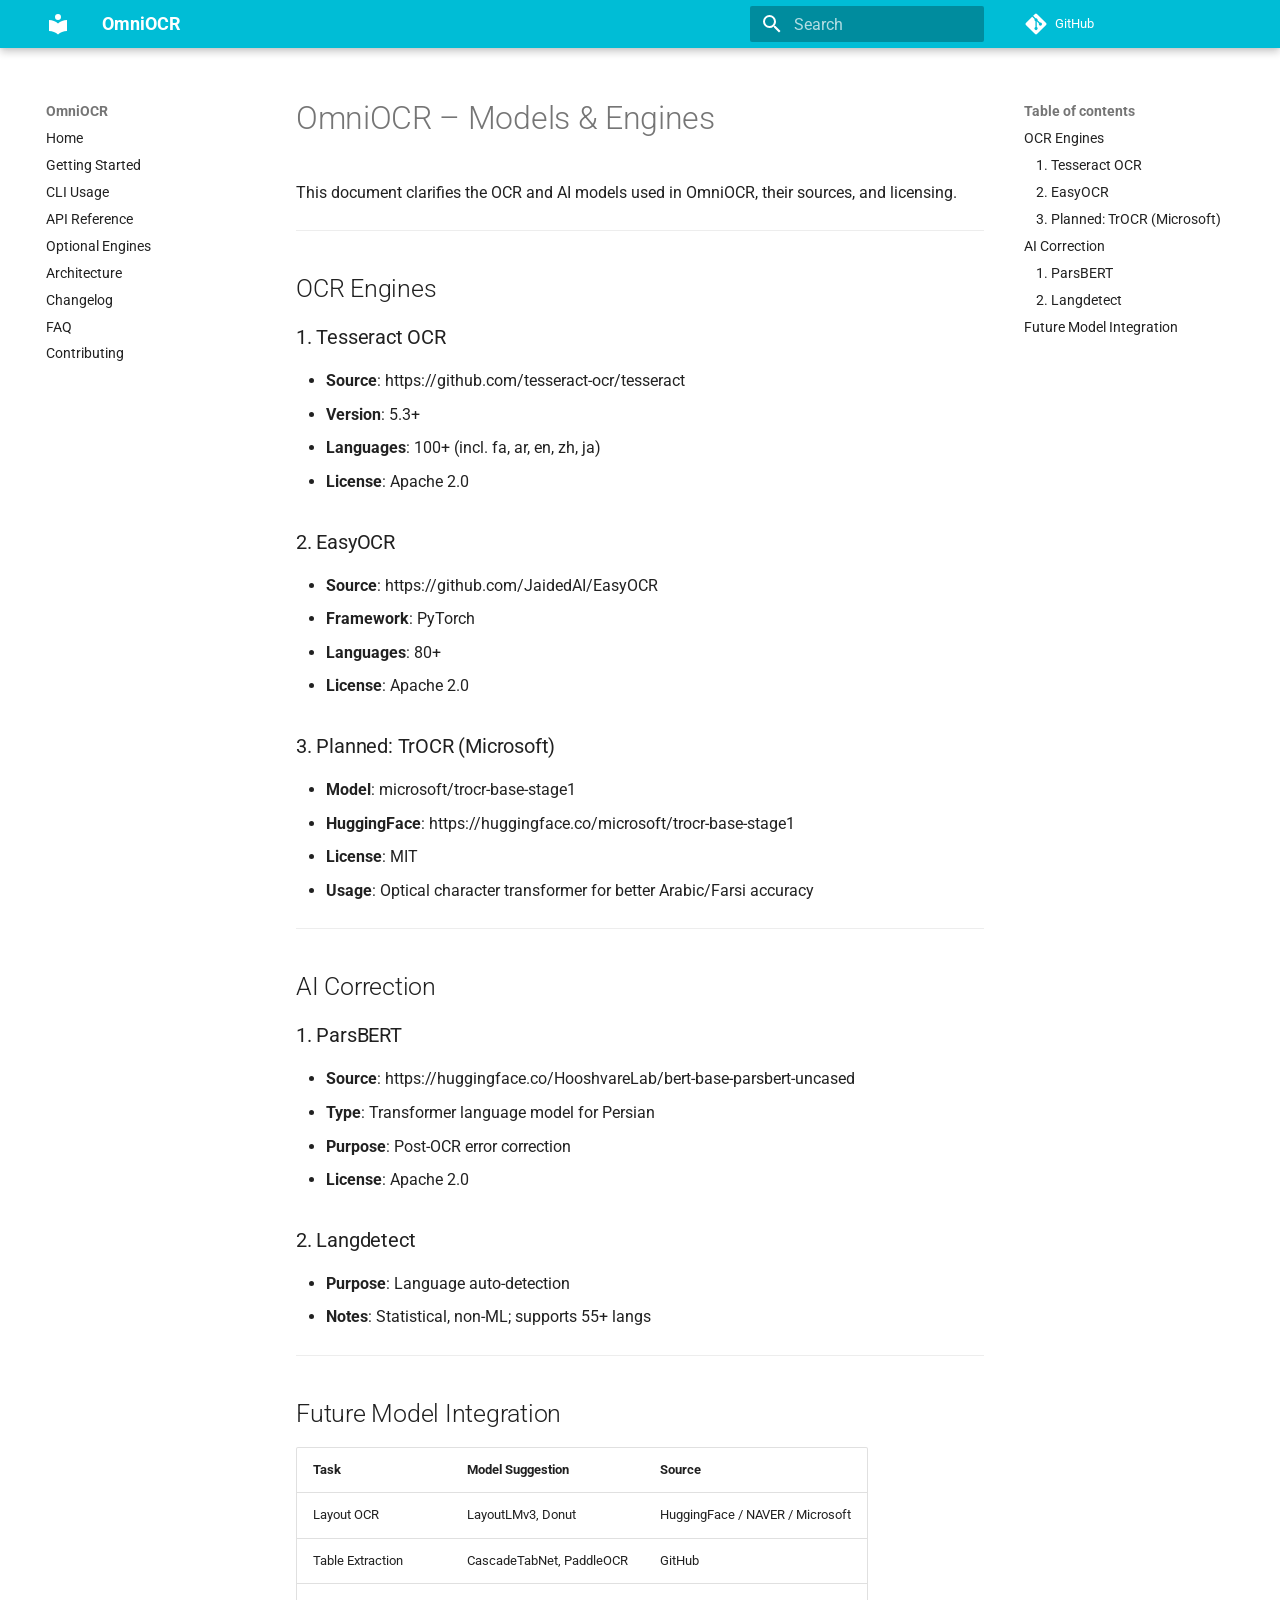
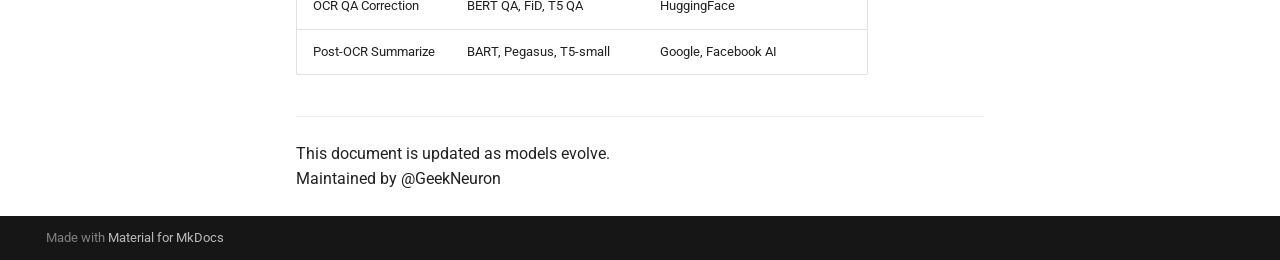
<file: MODELS/index.html>
<!doctype html>
<html lang="en" class="no-js">
  <head>
    
      <meta charset="utf-8">
      <meta name="viewport" content="width=device-width,initial-scale=1">
      
      
      
      
      
      
      <link rel="icon" href="../assets/images/favicon.png">
      <meta name="generator" content="mkdocs-1.6.1, mkdocs-material-9.6.14">
    
    
      
        <title>OmniOCR – Models & Engines - OmniOCR</title>
      
    
    
      <link rel="stylesheet" href="../assets/stylesheets/main.342714a4.min.css">
      
        
        <link rel="stylesheet" href="../assets/stylesheets/palette.06af60db.min.css">
      
      


    
    
      
    
    
      
        
        
        <link rel="preconnect" href="https://fonts.gstatic.com" crossorigin>
        <link rel="stylesheet" href="https://fonts.googleapis.com/css?family=Roboto:300,300i,400,400i,700,700i%7CRoboto+Mono:400,400i,700,700i&display=fallback">
        <style>:root{--md-text-font:"Roboto";--md-code-font:"Roboto Mono"}</style>
      
    
    
    <script>__md_scope=new URL("..",location),__md_hash=e=>[...e].reduce(((e,_)=>(e<<5)-e+_.charCodeAt(0)),0),__md_get=(e,_=localStorage,t=__md_scope)=>JSON.parse(_.getItem(t.pathname+"."+e)),__md_set=(e,_,t=localStorage,a=__md_scope)=>{try{t.setItem(a.pathname+"."+e,JSON.stringify(_))}catch(e){}}</script>
    
      

    
    
    
  </head>
  
  
    
    
    
    
    
    <body dir="ltr" data-md-color-scheme="default" data-md-color-primary="cyan" data-md-color-accent="light-blue">
  
    
    <input class="md-toggle" data-md-toggle="drawer" type="checkbox" id="__drawer" autocomplete="off">
    <input class="md-toggle" data-md-toggle="search" type="checkbox" id="__search" autocomplete="off">
    <label class="md-overlay" for="__drawer"></label>
    <div data-md-component="skip">
      
        
        <a href="#omniocr-models-engines" class="md-skip">
          Skip to content
        </a>
      
    </div>
    <div data-md-component="announce">
      
    </div>
    
    
      

  

<header class="md-header md-header--shadow" data-md-component="header">
  <nav class="md-header__inner md-grid" aria-label="Header">
    <a href=".." title="OmniOCR" class="md-header__button md-logo" aria-label="OmniOCR" data-md-component="logo">
      
  
  <svg xmlns="http://www.w3.org/2000/svg" viewBox="0 0 24 24"><path d="M12 8a3 3 0 0 0 3-3 3 3 0 0 0-3-3 3 3 0 0 0-3 3 3 3 0 0 0 3 3m0 3.54C9.64 9.35 6.5 8 3 8v11c3.5 0 6.64 1.35 9 3.54 2.36-2.19 5.5-3.54 9-3.54V8c-3.5 0-6.64 1.35-9 3.54"/></svg>

    </a>
    <label class="md-header__button md-icon" for="__drawer">
      
      <svg xmlns="http://www.w3.org/2000/svg" viewBox="0 0 24 24"><path d="M3 6h18v2H3zm0 5h18v2H3zm0 5h18v2H3z"/></svg>
    </label>
    <div class="md-header__title" data-md-component="header-title">
      <div class="md-header__ellipsis">
        <div class="md-header__topic">
          <span class="md-ellipsis">
            OmniOCR
          </span>
        </div>
        <div class="md-header__topic" data-md-component="header-topic">
          <span class="md-ellipsis">
            
              OmniOCR – Models &amp; Engines
            
          </span>
        </div>
      </div>
    </div>
    
      
    
    
    
    
      
      
        <label class="md-header__button md-icon" for="__search">
          
          <svg xmlns="http://www.w3.org/2000/svg" viewBox="0 0 24 24"><path d="M9.5 3A6.5 6.5 0 0 1 16 9.5c0 1.61-.59 3.09-1.56 4.23l.27.27h.79l5 5-1.5 1.5-5-5v-.79l-.27-.27A6.52 6.52 0 0 1 9.5 16 6.5 6.5 0 0 1 3 9.5 6.5 6.5 0 0 1 9.5 3m0 2C7 5 5 7 5 9.5S7 14 9.5 14 14 12 14 9.5 12 5 9.5 5"/></svg>
        </label>
        <div class="md-search" data-md-component="search" role="dialog">
  <label class="md-search__overlay" for="__search"></label>
  <div class="md-search__inner" role="search">
    <form class="md-search__form" name="search">
      <input type="text" class="md-search__input" name="query" aria-label="Search" placeholder="Search" autocapitalize="off" autocorrect="off" autocomplete="off" spellcheck="false" data-md-component="search-query" required>
      <label class="md-search__icon md-icon" for="__search">
        
        <svg xmlns="http://www.w3.org/2000/svg" viewBox="0 0 24 24"><path d="M9.5 3A6.5 6.5 0 0 1 16 9.5c0 1.61-.59 3.09-1.56 4.23l.27.27h.79l5 5-1.5 1.5-5-5v-.79l-.27-.27A6.52 6.52 0 0 1 9.5 16 6.5 6.5 0 0 1 3 9.5 6.5 6.5 0 0 1 9.5 3m0 2C7 5 5 7 5 9.5S7 14 9.5 14 14 12 14 9.5 12 5 9.5 5"/></svg>
        
        <svg xmlns="http://www.w3.org/2000/svg" viewBox="0 0 24 24"><path d="M20 11v2H8l5.5 5.5-1.42 1.42L4.16 12l7.92-7.92L13.5 5.5 8 11z"/></svg>
      </label>
      <nav class="md-search__options" aria-label="Search">
        
        <button type="reset" class="md-search__icon md-icon" title="Clear" aria-label="Clear" tabindex="-1">
          
          <svg xmlns="http://www.w3.org/2000/svg" viewBox="0 0 24 24"><path d="M19 6.41 17.59 5 12 10.59 6.41 5 5 6.41 10.59 12 5 17.59 6.41 19 12 13.41 17.59 19 19 17.59 13.41 12z"/></svg>
        </button>
      </nav>
      
    </form>
    <div class="md-search__output">
      <div class="md-search__scrollwrap" tabindex="0" data-md-scrollfix>
        <div class="md-search-result" data-md-component="search-result">
          <div class="md-search-result__meta">
            Initializing search
          </div>
          <ol class="md-search-result__list" role="presentation"></ol>
        </div>
      </div>
    </div>
  </div>
</div>
      
    
    
      <div class="md-header__source">
        <a href="https://github.com/GeekNeuron/OmniOCR" title="Go to repository" class="md-source" data-md-component="source">
  <div class="md-source__icon md-icon">
    
    <svg xmlns="http://www.w3.org/2000/svg" viewBox="0 0 448 512"><!--! Font Awesome Free 6.7.2 by @fontawesome - https://fontawesome.com License - https://fontawesome.com/license/free (Icons: CC BY 4.0, Fonts: SIL OFL 1.1, Code: MIT License) Copyright 2024 Fonticons, Inc.--><path d="M439.55 236.05 244 40.45a28.87 28.87 0 0 0-40.81 0l-40.66 40.63 51.52 51.52c27.06-9.14 52.68 16.77 43.39 43.68l49.66 49.66c34.23-11.8 61.18 31 35.47 56.69-26.49 26.49-70.21-2.87-56-37.34L240.22 199v121.85c25.3 12.54 22.26 41.85 9.08 55a34.34 34.34 0 0 1-48.55 0c-17.57-17.6-11.07-46.91 11.25-56v-123c-20.8-8.51-24.6-30.74-18.64-45L142.57 101 8.45 235.14a28.86 28.86 0 0 0 0 40.81l195.61 195.6a28.86 28.86 0 0 0 40.8 0l194.69-194.69a28.86 28.86 0 0 0 0-40.81"/></svg>
  </div>
  <div class="md-source__repository">
    GitHub
  </div>
</a>
      </div>
    
  </nav>
  
</header>
    
    <div class="md-container" data-md-component="container">
      
      
        
          
        
      
      <main class="md-main" data-md-component="main">
        <div class="md-main__inner md-grid">
          
            
              
              <div class="md-sidebar md-sidebar--primary" data-md-component="sidebar" data-md-type="navigation" >
                <div class="md-sidebar__scrollwrap">
                  <div class="md-sidebar__inner">
                    



<nav class="md-nav md-nav--primary" aria-label="Navigation" data-md-level="0">
  <label class="md-nav__title" for="__drawer">
    <a href=".." title="OmniOCR" class="md-nav__button md-logo" aria-label="OmniOCR" data-md-component="logo">
      
  
  <svg xmlns="http://www.w3.org/2000/svg" viewBox="0 0 24 24"><path d="M12 8a3 3 0 0 0 3-3 3 3 0 0 0-3-3 3 3 0 0 0-3 3 3 3 0 0 0 3 3m0 3.54C9.64 9.35 6.5 8 3 8v11c3.5 0 6.64 1.35 9 3.54 2.36-2.19 5.5-3.54 9-3.54V8c-3.5 0-6.64 1.35-9 3.54"/></svg>

    </a>
    OmniOCR
  </label>
  
    <div class="md-nav__source">
      <a href="https://github.com/GeekNeuron/OmniOCR" title="Go to repository" class="md-source" data-md-component="source">
  <div class="md-source__icon md-icon">
    
    <svg xmlns="http://www.w3.org/2000/svg" viewBox="0 0 448 512"><!--! Font Awesome Free 6.7.2 by @fontawesome - https://fontawesome.com License - https://fontawesome.com/license/free (Icons: CC BY 4.0, Fonts: SIL OFL 1.1, Code: MIT License) Copyright 2024 Fonticons, Inc.--><path d="M439.55 236.05 244 40.45a28.87 28.87 0 0 0-40.81 0l-40.66 40.63 51.52 51.52c27.06-9.14 52.68 16.77 43.39 43.68l49.66 49.66c34.23-11.8 61.18 31 35.47 56.69-26.49 26.49-70.21-2.87-56-37.34L240.22 199v121.85c25.3 12.54 22.26 41.85 9.08 55a34.34 34.34 0 0 1-48.55 0c-17.57-17.6-11.07-46.91 11.25-56v-123c-20.8-8.51-24.6-30.74-18.64-45L142.57 101 8.45 235.14a28.86 28.86 0 0 0 0 40.81l195.61 195.6a28.86 28.86 0 0 0 40.8 0l194.69-194.69a28.86 28.86 0 0 0 0-40.81"/></svg>
  </div>
  <div class="md-source__repository">
    GitHub
  </div>
</a>
    </div>
  
  <ul class="md-nav__list" data-md-scrollfix>
    
      
      
  
  
  
  
    <li class="md-nav__item">
      <a href=".." class="md-nav__link">
        
  
  
  <span class="md-ellipsis">
    Home
    
  </span>
  

      </a>
    </li>
  

    
      
      
  
  
  
  
    <li class="md-nav__item">
      <a href="../getting_started/" class="md-nav__link">
        
  
  
  <span class="md-ellipsis">
    Getting Started
    
  </span>
  

      </a>
    </li>
  

    
      
      
  
  
  
  
    <li class="md-nav__item">
      <a href="../cli/" class="md-nav__link">
        
  
  
  <span class="md-ellipsis">
    CLI Usage
    
  </span>
  

      </a>
    </li>
  

    
      
      
  
  
  
  
    <li class="md-nav__item">
      <a href="../api/" class="md-nav__link">
        
  
  
  <span class="md-ellipsis">
    API Reference
    
  </span>
  

      </a>
    </li>
  

    
      
      
  
  
  
  
    <li class="md-nav__item">
      <a href="../optional.md" class="md-nav__link">
        
  
  
  <span class="md-ellipsis">
    Optional Engines
    
  </span>
  

      </a>
    </li>
  

    
      
      
  
  
  
  
    <li class="md-nav__item">
      <a href="../ARCHITECTURE/" class="md-nav__link">
        
  
  
  <span class="md-ellipsis">
    Architecture
    
  </span>
  

      </a>
    </li>
  

    
      
      
  
  
  
  
    <li class="md-nav__item">
      <a href="../CHANGELOG/" class="md-nav__link">
        
  
  
  <span class="md-ellipsis">
    Changelog
    
  </span>
  

      </a>
    </li>
  

    
      
      
  
  
  
  
    <li class="md-nav__item">
      <a href="../faq/" class="md-nav__link">
        
  
  
  <span class="md-ellipsis">
    FAQ
    
  </span>
  

      </a>
    </li>
  

    
      
      
  
  
  
  
    <li class="md-nav__item">
      <a href="../../CONTRIBUTING.md" class="md-nav__link">
        
  
  
  <span class="md-ellipsis">
    Contributing
    
  </span>
  

      </a>
    </li>
  

    
  </ul>
</nav>
                  </div>
                </div>
              </div>
            
            
              
              <div class="md-sidebar md-sidebar--secondary" data-md-component="sidebar" data-md-type="toc" >
                <div class="md-sidebar__scrollwrap">
                  <div class="md-sidebar__inner">
                    

<nav class="md-nav md-nav--secondary" aria-label="Table of contents">
  
  
  
    
  
  
    <label class="md-nav__title" for="__toc">
      <span class="md-nav__icon md-icon"></span>
      Table of contents
    </label>
    <ul class="md-nav__list" data-md-component="toc" data-md-scrollfix>
      
        <li class="md-nav__item">
  <a href="#ocr-engines" class="md-nav__link">
    <span class="md-ellipsis">
      OCR Engines
    </span>
  </a>
  
    <nav class="md-nav" aria-label="OCR Engines">
      <ul class="md-nav__list">
        
          <li class="md-nav__item">
  <a href="#1-tesseract-ocr" class="md-nav__link">
    <span class="md-ellipsis">
      1. Tesseract OCR
    </span>
  </a>
  
</li>
        
          <li class="md-nav__item">
  <a href="#2-easyocr" class="md-nav__link">
    <span class="md-ellipsis">
      2. EasyOCR
    </span>
  </a>
  
</li>
        
          <li class="md-nav__item">
  <a href="#3-planned-trocr-microsoft" class="md-nav__link">
    <span class="md-ellipsis">
      3. Planned: TrOCR (Microsoft)
    </span>
  </a>
  
</li>
        
      </ul>
    </nav>
  
</li>
      
        <li class="md-nav__item">
  <a href="#ai-correction" class="md-nav__link">
    <span class="md-ellipsis">
      AI Correction
    </span>
  </a>
  
    <nav class="md-nav" aria-label="AI Correction">
      <ul class="md-nav__list">
        
          <li class="md-nav__item">
  <a href="#1-parsbert" class="md-nav__link">
    <span class="md-ellipsis">
      1. ParsBERT
    </span>
  </a>
  
</li>
        
          <li class="md-nav__item">
  <a href="#2-langdetect" class="md-nav__link">
    <span class="md-ellipsis">
      2. Langdetect
    </span>
  </a>
  
</li>
        
      </ul>
    </nav>
  
</li>
      
        <li class="md-nav__item">
  <a href="#future-model-integration" class="md-nav__link">
    <span class="md-ellipsis">
      Future Model Integration
    </span>
  </a>
  
</li>
      
    </ul>
  
</nav>
                  </div>
                </div>
              </div>
            
          
          
            <div class="md-content" data-md-component="content">
              <article class="md-content__inner md-typeset">
                
                  


  
  


<h1 id="omniocr-models-engines">OmniOCR – Models &amp; Engines</h1>
<p>This document clarifies the OCR and AI models used in OmniOCR, their sources, and licensing.</p>
<hr />
<h2 id="ocr-engines">OCR Engines</h2>
<h3 id="1-tesseract-ocr">1. Tesseract OCR</h3>
<ul>
<li><strong>Source</strong>: https://github.com/tesseract-ocr/tesseract</li>
<li><strong>Version</strong>: 5.3+</li>
<li><strong>Languages</strong>: 100+ (incl. fa, ar, en, zh, ja)</li>
<li><strong>License</strong>: Apache 2.0</li>
</ul>
<h3 id="2-easyocr">2. EasyOCR</h3>
<ul>
<li><strong>Source</strong>: https://github.com/JaidedAI/EasyOCR</li>
<li><strong>Framework</strong>: PyTorch</li>
<li><strong>Languages</strong>: 80+</li>
<li><strong>License</strong>: Apache 2.0</li>
</ul>
<h3 id="3-planned-trocr-microsoft">3. Planned: TrOCR (Microsoft)</h3>
<ul>
<li><strong>Model</strong>: microsoft/trocr-base-stage1</li>
<li><strong>HuggingFace</strong>: https://huggingface.co/microsoft/trocr-base-stage1</li>
<li><strong>License</strong>: MIT</li>
<li><strong>Usage</strong>: Optical character transformer for better Arabic/Farsi accuracy</li>
</ul>
<hr />
<h2 id="ai-correction">AI Correction</h2>
<h3 id="1-parsbert">1. ParsBERT</h3>
<ul>
<li><strong>Source</strong>: https://huggingface.co/HooshvareLab/bert-base-parsbert-uncased</li>
<li><strong>Type</strong>: Transformer language model for Persian</li>
<li><strong>Purpose</strong>: Post-OCR error correction</li>
<li><strong>License</strong>: Apache 2.0</li>
</ul>
<h3 id="2-langdetect">2. Langdetect</h3>
<ul>
<li><strong>Purpose</strong>: Language auto-detection</li>
<li><strong>Notes</strong>: Statistical, non-ML; supports 55+ langs</li>
</ul>
<hr />
<h2 id="future-model-integration">Future Model Integration</h2>
<table>
<thead>
<tr>
<th>Task</th>
<th>Model Suggestion</th>
<th>Source</th>
</tr>
</thead>
<tbody>
<tr>
<td>Layout OCR</td>
<td>LayoutLMv3, Donut</td>
<td>HuggingFace / NAVER / Microsoft</td>
</tr>
<tr>
<td>Table Extraction</td>
<td>CascadeTabNet, PaddleOCR</td>
<td>GitHub</td>
</tr>
<tr>
<td>OCR QA Correction</td>
<td>BERT QA, FiD, T5 QA</td>
<td>HuggingFace</td>
</tr>
<tr>
<td>Post-OCR Summarize</td>
<td>BART, Pegasus, T5-small</td>
<td>Google, Facebook AI</td>
</tr>
</tbody>
</table>
<hr />
<p>This document is updated as models evolve.<br />
Maintained by @GeekNeuron</p>












                
              </article>
            </div>
          
          
<script>var target=document.getElementById(location.hash.slice(1));target&&target.name&&(target.checked=target.name.startsWith("__tabbed_"))</script>
        </div>
        
      </main>
      
        <footer class="md-footer">
  
  <div class="md-footer-meta md-typeset">
    <div class="md-footer-meta__inner md-grid">
      <div class="md-copyright">
  
  
    Made with
    <a href="https://squidfunk.github.io/mkdocs-material/" target="_blank" rel="noopener">
      Material for MkDocs
    </a>
  
</div>
      
    </div>
  </div>
</footer>
      
    </div>
    <div class="md-dialog" data-md-component="dialog">
      <div class="md-dialog__inner md-typeset"></div>
    </div>
    
    
    
      
      <script id="__config" type="application/json">{"base": "..", "features": [], "search": "../assets/javascripts/workers/search.d50fe291.min.js", "tags": null, "translations": {"clipboard.copied": "Copied to clipboard", "clipboard.copy": "Copy to clipboard", "search.result.more.one": "1 more on this page", "search.result.more.other": "# more on this page", "search.result.none": "No matching documents", "search.result.one": "1 matching document", "search.result.other": "# matching documents", "search.result.placeholder": "Type to start searching", "search.result.term.missing": "Missing", "select.version": "Select version"}, "version": null}</script>
    
    
      <script src="../assets/javascripts/bundle.13a4f30d.min.js"></script>
      
    
  </body>
</html>
</file>
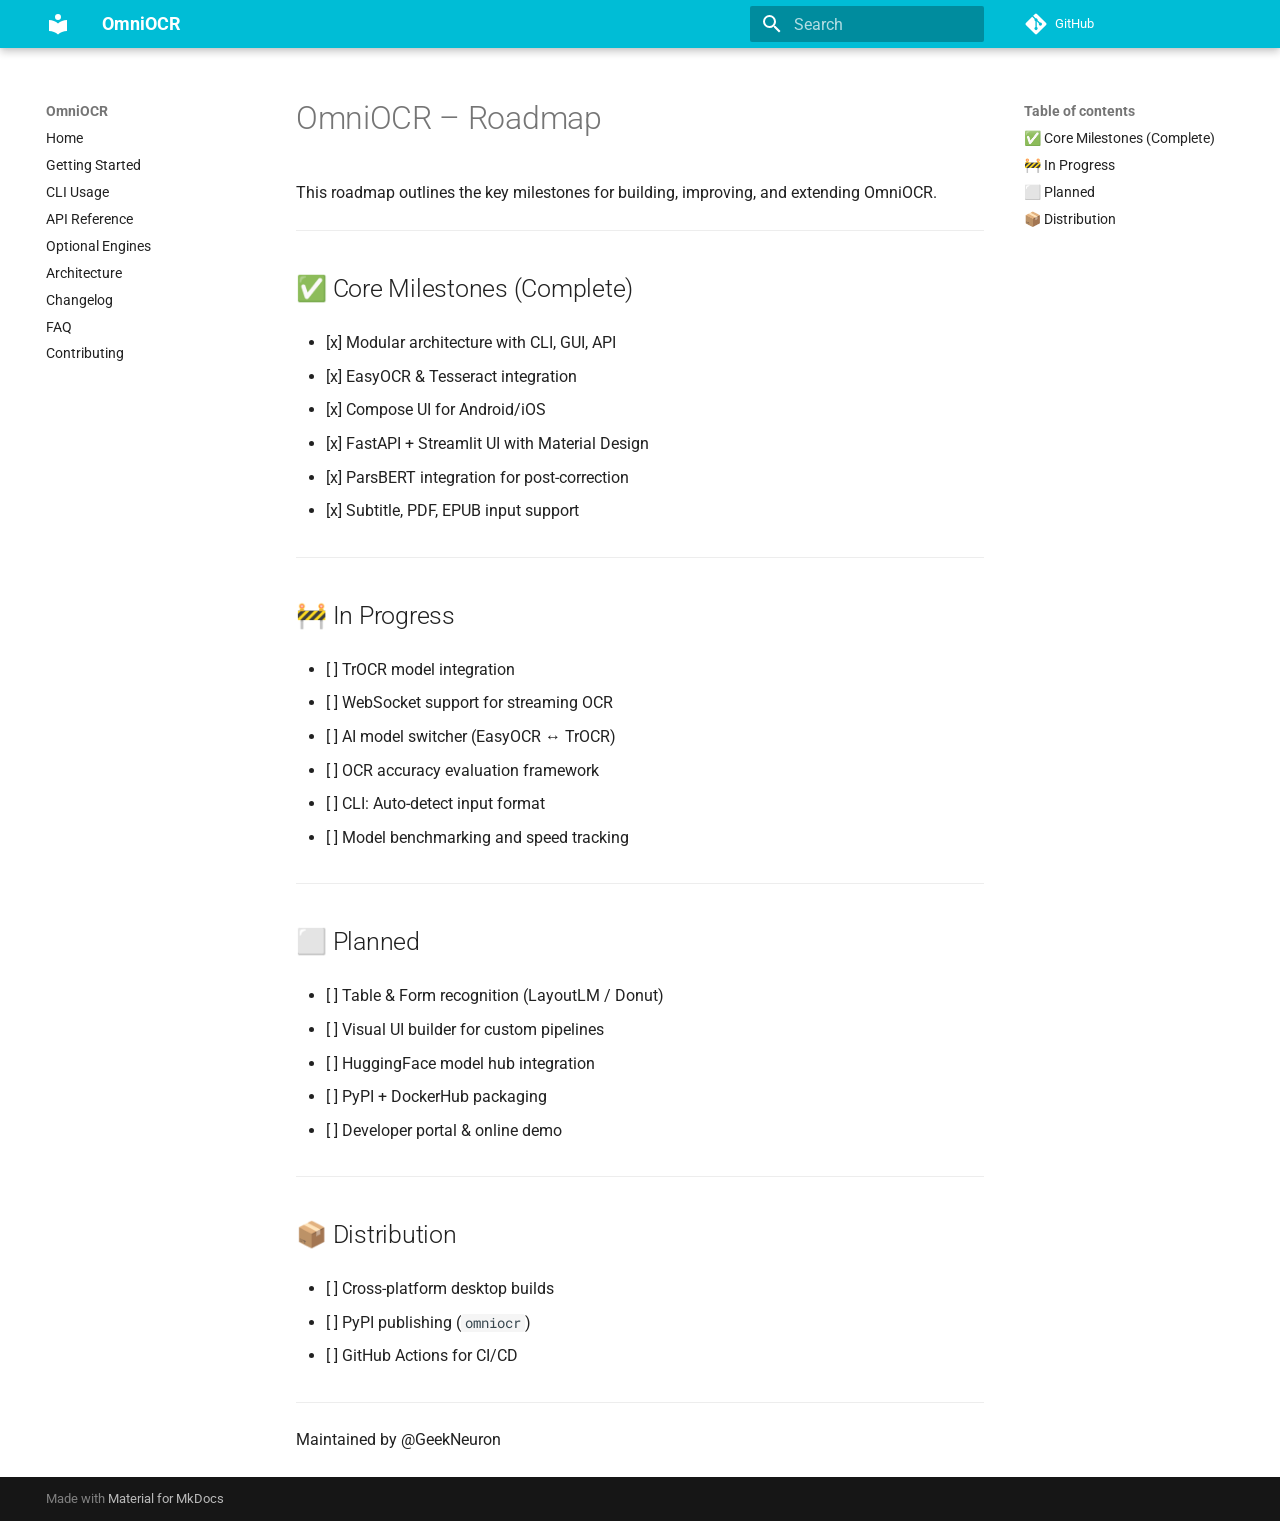
<file: ROADMAP/index.html>
<!doctype html>
<html lang="en" class="no-js">
  <head>
    
      <meta charset="utf-8">
      <meta name="viewport" content="width=device-width,initial-scale=1">
      
      
      
      
      
      
      <link rel="icon" href="../assets/images/favicon.png">
      <meta name="generator" content="mkdocs-1.6.1, mkdocs-material-9.6.14">
    
    
      
        <title>OmniOCR – Roadmap - OmniOCR</title>
      
    
    
      <link rel="stylesheet" href="../assets/stylesheets/main.342714a4.min.css">
      
        
        <link rel="stylesheet" href="../assets/stylesheets/palette.06af60db.min.css">
      
      


    
    
      
    
    
      
        
        
        <link rel="preconnect" href="https://fonts.gstatic.com" crossorigin>
        <link rel="stylesheet" href="https://fonts.googleapis.com/css?family=Roboto:300,300i,400,400i,700,700i%7CRoboto+Mono:400,400i,700,700i&display=fallback">
        <style>:root{--md-text-font:"Roboto";--md-code-font:"Roboto Mono"}</style>
      
    
    
    <script>__md_scope=new URL("..",location),__md_hash=e=>[...e].reduce(((e,_)=>(e<<5)-e+_.charCodeAt(0)),0),__md_get=(e,_=localStorage,t=__md_scope)=>JSON.parse(_.getItem(t.pathname+"."+e)),__md_set=(e,_,t=localStorage,a=__md_scope)=>{try{t.setItem(a.pathname+"."+e,JSON.stringify(_))}catch(e){}}</script>
    
      

    
    
    
  </head>
  
  
    
    
    
    
    
    <body dir="ltr" data-md-color-scheme="default" data-md-color-primary="cyan" data-md-color-accent="light-blue">
  
    
    <input class="md-toggle" data-md-toggle="drawer" type="checkbox" id="__drawer" autocomplete="off">
    <input class="md-toggle" data-md-toggle="search" type="checkbox" id="__search" autocomplete="off">
    <label class="md-overlay" for="__drawer"></label>
    <div data-md-component="skip">
      
        
        <a href="#omniocr-roadmap" class="md-skip">
          Skip to content
        </a>
      
    </div>
    <div data-md-component="announce">
      
    </div>
    
    
      

  

<header class="md-header md-header--shadow" data-md-component="header">
  <nav class="md-header__inner md-grid" aria-label="Header">
    <a href=".." title="OmniOCR" class="md-header__button md-logo" aria-label="OmniOCR" data-md-component="logo">
      
  
  <svg xmlns="http://www.w3.org/2000/svg" viewBox="0 0 24 24"><path d="M12 8a3 3 0 0 0 3-3 3 3 0 0 0-3-3 3 3 0 0 0-3 3 3 3 0 0 0 3 3m0 3.54C9.64 9.35 6.5 8 3 8v11c3.5 0 6.64 1.35 9 3.54 2.36-2.19 5.5-3.54 9-3.54V8c-3.5 0-6.64 1.35-9 3.54"/></svg>

    </a>
    <label class="md-header__button md-icon" for="__drawer">
      
      <svg xmlns="http://www.w3.org/2000/svg" viewBox="0 0 24 24"><path d="M3 6h18v2H3zm0 5h18v2H3zm0 5h18v2H3z"/></svg>
    </label>
    <div class="md-header__title" data-md-component="header-title">
      <div class="md-header__ellipsis">
        <div class="md-header__topic">
          <span class="md-ellipsis">
            OmniOCR
          </span>
        </div>
        <div class="md-header__topic" data-md-component="header-topic">
          <span class="md-ellipsis">
            
              OmniOCR – Roadmap
            
          </span>
        </div>
      </div>
    </div>
    
      
    
    
    
    
      
      
        <label class="md-header__button md-icon" for="__search">
          
          <svg xmlns="http://www.w3.org/2000/svg" viewBox="0 0 24 24"><path d="M9.5 3A6.5 6.5 0 0 1 16 9.5c0 1.61-.59 3.09-1.56 4.23l.27.27h.79l5 5-1.5 1.5-5-5v-.79l-.27-.27A6.52 6.52 0 0 1 9.5 16 6.5 6.5 0 0 1 3 9.5 6.5 6.5 0 0 1 9.5 3m0 2C7 5 5 7 5 9.5S7 14 9.5 14 14 12 14 9.5 12 5 9.5 5"/></svg>
        </label>
        <div class="md-search" data-md-component="search" role="dialog">
  <label class="md-search__overlay" for="__search"></label>
  <div class="md-search__inner" role="search">
    <form class="md-search__form" name="search">
      <input type="text" class="md-search__input" name="query" aria-label="Search" placeholder="Search" autocapitalize="off" autocorrect="off" autocomplete="off" spellcheck="false" data-md-component="search-query" required>
      <label class="md-search__icon md-icon" for="__search">
        
        <svg xmlns="http://www.w3.org/2000/svg" viewBox="0 0 24 24"><path d="M9.5 3A6.5 6.5 0 0 1 16 9.5c0 1.61-.59 3.09-1.56 4.23l.27.27h.79l5 5-1.5 1.5-5-5v-.79l-.27-.27A6.52 6.52 0 0 1 9.5 16 6.5 6.5 0 0 1 3 9.5 6.5 6.5 0 0 1 9.5 3m0 2C7 5 5 7 5 9.5S7 14 9.5 14 14 12 14 9.5 12 5 9.5 5"/></svg>
        
        <svg xmlns="http://www.w3.org/2000/svg" viewBox="0 0 24 24"><path d="M20 11v2H8l5.5 5.5-1.42 1.42L4.16 12l7.92-7.92L13.5 5.5 8 11z"/></svg>
      </label>
      <nav class="md-search__options" aria-label="Search">
        
        <button type="reset" class="md-search__icon md-icon" title="Clear" aria-label="Clear" tabindex="-1">
          
          <svg xmlns="http://www.w3.org/2000/svg" viewBox="0 0 24 24"><path d="M19 6.41 17.59 5 12 10.59 6.41 5 5 6.41 10.59 12 5 17.59 6.41 19 12 13.41 17.59 19 19 17.59 13.41 12z"/></svg>
        </button>
      </nav>
      
    </form>
    <div class="md-search__output">
      <div class="md-search__scrollwrap" tabindex="0" data-md-scrollfix>
        <div class="md-search-result" data-md-component="search-result">
          <div class="md-search-result__meta">
            Initializing search
          </div>
          <ol class="md-search-result__list" role="presentation"></ol>
        </div>
      </div>
    </div>
  </div>
</div>
      
    
    
      <div class="md-header__source">
        <a href="https://github.com/GeekNeuron/OmniOCR" title="Go to repository" class="md-source" data-md-component="source">
  <div class="md-source__icon md-icon">
    
    <svg xmlns="http://www.w3.org/2000/svg" viewBox="0 0 448 512"><!--! Font Awesome Free 6.7.2 by @fontawesome - https://fontawesome.com License - https://fontawesome.com/license/free (Icons: CC BY 4.0, Fonts: SIL OFL 1.1, Code: MIT License) Copyright 2024 Fonticons, Inc.--><path d="M439.55 236.05 244 40.45a28.87 28.87 0 0 0-40.81 0l-40.66 40.63 51.52 51.52c27.06-9.14 52.68 16.77 43.39 43.68l49.66 49.66c34.23-11.8 61.18 31 35.47 56.69-26.49 26.49-70.21-2.87-56-37.34L240.22 199v121.85c25.3 12.54 22.26 41.85 9.08 55a34.34 34.34 0 0 1-48.55 0c-17.57-17.6-11.07-46.91 11.25-56v-123c-20.8-8.51-24.6-30.74-18.64-45L142.57 101 8.45 235.14a28.86 28.86 0 0 0 0 40.81l195.61 195.6a28.86 28.86 0 0 0 40.8 0l194.69-194.69a28.86 28.86 0 0 0 0-40.81"/></svg>
  </div>
  <div class="md-source__repository">
    GitHub
  </div>
</a>
      </div>
    
  </nav>
  
</header>
    
    <div class="md-container" data-md-component="container">
      
      
        
          
        
      
      <main class="md-main" data-md-component="main">
        <div class="md-main__inner md-grid">
          
            
              
              <div class="md-sidebar md-sidebar--primary" data-md-component="sidebar" data-md-type="navigation" >
                <div class="md-sidebar__scrollwrap">
                  <div class="md-sidebar__inner">
                    



<nav class="md-nav md-nav--primary" aria-label="Navigation" data-md-level="0">
  <label class="md-nav__title" for="__drawer">
    <a href=".." title="OmniOCR" class="md-nav__button md-logo" aria-label="OmniOCR" data-md-component="logo">
      
  
  <svg xmlns="http://www.w3.org/2000/svg" viewBox="0 0 24 24"><path d="M12 8a3 3 0 0 0 3-3 3 3 0 0 0-3-3 3 3 0 0 0-3 3 3 3 0 0 0 3 3m0 3.54C9.64 9.35 6.5 8 3 8v11c3.5 0 6.64 1.35 9 3.54 2.36-2.19 5.5-3.54 9-3.54V8c-3.5 0-6.64 1.35-9 3.54"/></svg>

    </a>
    OmniOCR
  </label>
  
    <div class="md-nav__source">
      <a href="https://github.com/GeekNeuron/OmniOCR" title="Go to repository" class="md-source" data-md-component="source">
  <div class="md-source__icon md-icon">
    
    <svg xmlns="http://www.w3.org/2000/svg" viewBox="0 0 448 512"><!--! Font Awesome Free 6.7.2 by @fontawesome - https://fontawesome.com License - https://fontawesome.com/license/free (Icons: CC BY 4.0, Fonts: SIL OFL 1.1, Code: MIT License) Copyright 2024 Fonticons, Inc.--><path d="M439.55 236.05 244 40.45a28.87 28.87 0 0 0-40.81 0l-40.66 40.63 51.52 51.52c27.06-9.14 52.68 16.77 43.39 43.68l49.66 49.66c34.23-11.8 61.18 31 35.47 56.69-26.49 26.49-70.21-2.87-56-37.34L240.22 199v121.85c25.3 12.54 22.26 41.85 9.08 55a34.34 34.34 0 0 1-48.55 0c-17.57-17.6-11.07-46.91 11.25-56v-123c-20.8-8.51-24.6-30.74-18.64-45L142.57 101 8.45 235.14a28.86 28.86 0 0 0 0 40.81l195.61 195.6a28.86 28.86 0 0 0 40.8 0l194.69-194.69a28.86 28.86 0 0 0 0-40.81"/></svg>
  </div>
  <div class="md-source__repository">
    GitHub
  </div>
</a>
    </div>
  
  <ul class="md-nav__list" data-md-scrollfix>
    
      
      
  
  
  
  
    <li class="md-nav__item">
      <a href=".." class="md-nav__link">
        
  
  
  <span class="md-ellipsis">
    Home
    
  </span>
  

      </a>
    </li>
  

    
      
      
  
  
  
  
    <li class="md-nav__item">
      <a href="../getting_started/" class="md-nav__link">
        
  
  
  <span class="md-ellipsis">
    Getting Started
    
  </span>
  

      </a>
    </li>
  

    
      
      
  
  
  
  
    <li class="md-nav__item">
      <a href="../cli/" class="md-nav__link">
        
  
  
  <span class="md-ellipsis">
    CLI Usage
    
  </span>
  

      </a>
    </li>
  

    
      
      
  
  
  
  
    <li class="md-nav__item">
      <a href="../api/" class="md-nav__link">
        
  
  
  <span class="md-ellipsis">
    API Reference
    
  </span>
  

      </a>
    </li>
  

    
      
      
  
  
  
  
    <li class="md-nav__item">
      <a href="../optional.md" class="md-nav__link">
        
  
  
  <span class="md-ellipsis">
    Optional Engines
    
  </span>
  

      </a>
    </li>
  

    
      
      
  
  
  
  
    <li class="md-nav__item">
      <a href="../ARCHITECTURE/" class="md-nav__link">
        
  
  
  <span class="md-ellipsis">
    Architecture
    
  </span>
  

      </a>
    </li>
  

    
      
      
  
  
  
  
    <li class="md-nav__item">
      <a href="../CHANGELOG/" class="md-nav__link">
        
  
  
  <span class="md-ellipsis">
    Changelog
    
  </span>
  

      </a>
    </li>
  

    
      
      
  
  
  
  
    <li class="md-nav__item">
      <a href="../faq/" class="md-nav__link">
        
  
  
  <span class="md-ellipsis">
    FAQ
    
  </span>
  

      </a>
    </li>
  

    
      
      
  
  
  
  
    <li class="md-nav__item">
      <a href="../../CONTRIBUTING.md" class="md-nav__link">
        
  
  
  <span class="md-ellipsis">
    Contributing
    
  </span>
  

      </a>
    </li>
  

    
  </ul>
</nav>
                  </div>
                </div>
              </div>
            
            
              
              <div class="md-sidebar md-sidebar--secondary" data-md-component="sidebar" data-md-type="toc" >
                <div class="md-sidebar__scrollwrap">
                  <div class="md-sidebar__inner">
                    

<nav class="md-nav md-nav--secondary" aria-label="Table of contents">
  
  
  
    
  
  
    <label class="md-nav__title" for="__toc">
      <span class="md-nav__icon md-icon"></span>
      Table of contents
    </label>
    <ul class="md-nav__list" data-md-component="toc" data-md-scrollfix>
      
        <li class="md-nav__item">
  <a href="#core-milestones-complete" class="md-nav__link">
    <span class="md-ellipsis">
      ✅ Core Milestones (Complete)
    </span>
  </a>
  
</li>
      
        <li class="md-nav__item">
  <a href="#in-progress" class="md-nav__link">
    <span class="md-ellipsis">
      🚧 In Progress
    </span>
  </a>
  
</li>
      
        <li class="md-nav__item">
  <a href="#planned" class="md-nav__link">
    <span class="md-ellipsis">
      ⬜ Planned
    </span>
  </a>
  
</li>
      
        <li class="md-nav__item">
  <a href="#distribution" class="md-nav__link">
    <span class="md-ellipsis">
      📦 Distribution
    </span>
  </a>
  
</li>
      
    </ul>
  
</nav>
                  </div>
                </div>
              </div>
            
          
          
            <div class="md-content" data-md-component="content">
              <article class="md-content__inner md-typeset">
                
                  


  
  


<h1 id="omniocr-roadmap">OmniOCR – Roadmap</h1>
<p>This roadmap outlines the key milestones for building, improving, and extending OmniOCR.</p>
<hr />
<h2 id="core-milestones-complete">✅ Core Milestones (Complete)</h2>
<ul>
<li>
<p>[x] Modular architecture with CLI, GUI, API</p>
</li>
<li>
<p>[x] EasyOCR &amp; Tesseract integration</p>
</li>
<li>
<p>[x] Compose UI for Android/iOS</p>
</li>
<li>
<p>[x] FastAPI + Streamlit UI with Material Design</p>
</li>
<li>
<p>[x] ParsBERT integration for post-correction</p>
</li>
<li>
<p>[x] Subtitle, PDF, EPUB input support</p>
</li>
</ul>
<hr />
<h2 id="in-progress">🚧 In Progress</h2>
<ul>
<li>
<p>[ ] TrOCR model integration</p>
</li>
<li>
<p>[ ] WebSocket support for streaming OCR</p>
</li>
<li>
<p>[ ] AI model switcher (EasyOCR ↔ TrOCR)</p>
</li>
<li>
<p>[ ] OCR accuracy evaluation framework</p>
</li>
<li>
<p>[ ] CLI: Auto-detect input format</p>
</li>
<li>
<p>[ ] Model benchmarking and speed tracking</p>
</li>
</ul>
<hr />
<h2 id="planned">⬜ Planned</h2>
<ul>
<li>
<p>[ ] Table &amp; Form recognition (LayoutLM / Donut)</p>
</li>
<li>
<p>[ ] Visual UI builder for custom pipelines</p>
</li>
<li>
<p>[ ] HuggingFace model hub integration</p>
</li>
<li>
<p>[ ] PyPI + DockerHub packaging</p>
</li>
<li>
<p>[ ] Developer portal &amp; online demo</p>
</li>
</ul>
<hr />
<h2 id="distribution">📦 Distribution</h2>
<ul>
<li>
<p>[ ] Cross-platform desktop builds</p>
</li>
<li>
<p>[ ] PyPI publishing (<code>omniocr</code>)</p>
</li>
<li>
<p>[ ] GitHub Actions for CI/CD</p>
</li>
</ul>
<hr />
<p>Maintained by @GeekNeuron</p>












                
              </article>
            </div>
          
          
<script>var target=document.getElementById(location.hash.slice(1));target&&target.name&&(target.checked=target.name.startsWith("__tabbed_"))</script>
        </div>
        
      </main>
      
        <footer class="md-footer">
  
  <div class="md-footer-meta md-typeset">
    <div class="md-footer-meta__inner md-grid">
      <div class="md-copyright">
  
  
    Made with
    <a href="https://squidfunk.github.io/mkdocs-material/" target="_blank" rel="noopener">
      Material for MkDocs
    </a>
  
</div>
      
    </div>
  </div>
</footer>
      
    </div>
    <div class="md-dialog" data-md-component="dialog">
      <div class="md-dialog__inner md-typeset"></div>
    </div>
    
    
    
      
      <script id="__config" type="application/json">{"base": "..", "features": [], "search": "../assets/javascripts/workers/search.d50fe291.min.js", "tags": null, "translations": {"clipboard.copied": "Copied to clipboard", "clipboard.copy": "Copy to clipboard", "search.result.more.one": "1 more on this page", "search.result.more.other": "# more on this page", "search.result.none": "No matching documents", "search.result.one": "1 matching document", "search.result.other": "# matching documents", "search.result.placeholder": "Type to start searching", "search.result.term.missing": "Missing", "select.version": "Select version"}, "version": null}</script>
    
    
      <script src="../assets/javascripts/bundle.13a4f30d.min.js"></script>
      
    
  </body>
</html>
</file>
<file: src/css/style.css>
/* --- CSS Variables for Theming --- */
:root {
    --font-sans: 'Inter', -apple-system, BlinkMacSystemFont, "Segoe UI", Roboto, "Helvetica Neue", Arial, sans-serif;
    --font-mono: 'Fira Code', monospace;
    --font-rtl: 'Vazirmatn', var(--font-sans);
    
    /* Light Theme */
    --bg-light: #ffffff;
    --text-primary-light: #111827;
    --text-secondary-light: #6b7280;
    --border-light: #e5e7eb;
    --accent-light: #4f46e5;
    --surface-light: #f9fafb;
    --editor-line-number-light: #9ca3af;
    --editor-line-border-light: #f3f4f6;

    /* Dark Theme */
    --bg-color-dark: #0d1117;
    --text-color-dark: #c9d1d9;
    --container-bg-dark: #161b22;
    --container-border-dark: #30363d;
    --header-text-dark: #c9d1d9;
    --editor-bg-dark: #161b22;
    --editor-text-dark: #c9d1d9;
    --editor-line-number-dark: #484f58;
    --editor-line-border-dark: #21262d;
    --button-bg-dark: #3282b8;
    --button-text-dark: #ffffff;
    --button-hover-bg-dark: #1d4357;
    --select-bg-dark: #161b22;
    --select-border-dark: #3282b8;
    --select-text-dark: #c9d1d9;
    --input-focus-border-dark: #3282b8;
    --cell-error-bg-dark: #4a2e33;
    --cell-error-text-dark: #f8d7da;
    --input-error-border-dark: #e74c3c;
    --cell-highlight-bg-dark: #1d4357;
}

/* --- Base Styles & Theme Setup --- */
body {
    font-family: var(--font-sans);
    margin: 0;
    transition: background-color 0.4s, color 0.4s;
    overflow-x: hidden;
}

.light-theme {
    background-color: var(--bg-light);
    color: var(--text-primary-light);
}

.dark-theme {
    background-color: var(--bg-color-dark);
    color: var(--text-color-dark);
}

/* --- Animated Backgrounds --- */
#galaxy-bg, #dust-bg {
    position: fixed;
    top: 0;
    left: 0;
    width: 200%;
    height: 200%;
    z-index: -1;
    opacity: 0;
    transition: opacity 0.8s ease-in-out;
}

#galaxy-bg {
    background: transparent url('../../assets/images/stardust.png');
    background-size: 500px 500px;
    animation: move-galaxy 120s linear infinite;
}

#dust-bg {
    background: transparent url('../../assets/images/stardust.png');
    background-size: 500px 500px;
    animation: move-galaxy 120s linear infinite;
}

.dark-theme #galaxy-bg {
    opacity: 0.3;
}
.light-theme #dust-bg {
    opacity: 0.05;
}


@keyframes move-galaxy {
    from { transform: translate(0, 0); }
    to { transform: translate(-50%, -50%); }
}

/* --- Main Layout --- */
.main-container {
    min-height: calc(100vh - 80px);
    display: flex;
    flex-direction: column;
    align-items: center;
    justify-content: center;
    padding: 1rem 2rem;
    box-sizing: border-box;
}

.app-header {
    text-align: center;
    margin-bottom: 2rem;
}

.title {
    display: inline-block;
    font-size: 2.5rem;
    font-weight: 700;
    margin: 0;
    cursor: pointer;
    transition: color 0.4s;
    user-select: none;
    -webkit-tap-highlight-color: transparent;
    outline: none;
}
.title:focus {
    outline: none;
}
.light-theme .title { color: var(--text-primary-light); }
.dark-theme .title { color: var(--header-text-dark); }

.subtitle {
    font-size: 1.1rem;
    margin-top: 0.5rem;
    transition: color 0.4s;
}
.light-theme .subtitle { color: var(--text-secondary-light); }
.dark-theme .subtitle { color: var(--text-color-dark); }

.controls-section {
    width: 100%;
    max-width: 500px;
    margin-bottom: 1.5rem;
}
.top-controls-container {
    display: flex;
    justify-content: space-between;
    align-items: center;
    margin-bottom: 1rem;
}
.advanced-toggle-container {
    display: flex;
    justify-content: flex-end;
    align-items: center;
    gap: 0.75rem;
    font-size: 0.8rem;
    font-weight: 500;
}

/* --- Advanced Mode & Help Icon Styles --- */
.advanced-toggle-container {
    display: flex;
    align-items: center;
    gap: 0.75rem;
    font-size: 0.8rem;
    font-weight: 500;
}
.light-theme .advanced-toggle-label { color: var(--text-secondary-light); }
.dark-theme .advanced-toggle-label { color: var(--text-color-dark); }

.switch {
    position: relative;
    display: inline-block;
    width: 34px;
    height: 18px; 
    -webkit-tap-highlight-color: transparent;
}
.switch input {
    opacity: 0;
    width: 0;
    height: 0;
}
.slider {
    position: absolute;
    cursor: pointer;
    top: 0;
    left: 0;
    right: 0;
    bottom: 0;
    border-radius: 18px;
    transition: background-color .4s;
}
.light-theme .slider { background-color: var(--border-light); }
.dark-theme .slider { background-color: var(--container-border-dark); }

.slider:before {
    position: absolute;
    content: "";
    height: 14px;
    width: 14px;
    left: 2px;
    bottom: 2px;
    background-color: white;
    border-radius: 50%;
    transition: transform .4s;
}
.help-icon-container svg {
    width: 20px;
    height: 20px;
    cursor: pointer;
    transition: transform 0.2s, opacity 0.2s;
}
.help-icon-container svg:hover {
    transform: scale(1.1);
    opacity: 0.8;
}
.light-theme .help-icon-container svg {
    color: var(--text-secondary-light);
}
.dark-theme .help-icon-container svg {
    color: var(--text-color-dark);
}
input:checked + .slider {
    background-color: var(--accent-light);
}
.dark-theme input:checked + .slider {
    background-color: var(--button-bg-dark);
}

input:focus + .slider {
    box-shadow: none;
}

input:checked + .slider:before {
    transform: translateX(16px);
}

.help-icon-container svg {
    width: 20px;
    height: 20px;
    cursor: pointer;
    transition: transform 0.2s, opacity 0.2s;
}
.help-icon-container svg:hover {
    transform: scale(1.1);
    opacity: 0.8;
}
.light-theme .help-icon-container svg {
    color: var(--text-secondary-light);
}
.dark-theme .help-icon-container svg {
    color: var(--text-color-dark);
}

/* --- Custom Select (Dropdown) Styles --- */
.custom-select-wrapper {
    position: relative;
    width: 100%;
    cursor: pointer;
    user-select: none;
    transition: opacity 0.3s;
}
.custom-select-wrapper.disabled {
    opacity: 0.5;
    cursor: not-allowed;
    pointer-events: none;
}
.selected-option {
    display: flex;
    justify-content: space-between;
    align-items: center;
    padding: 0.75rem;
    border-radius: 8px;
    font-size: 1rem;
    border: 1px solid;
    transition: background-color 0.4s, border-color 0.4s, box-shadow 0.2s;
}
.light-theme .selected-option { background-color: var(--surface-light); border-color: var(--border-light); }
.dark-theme .selected-option { background-color: var(--select-bg-dark); border-color: var(--select-border-dark); }

.custom-select-wrapper.open .selected-option {
    outline: none;
}
.light-theme .custom-select-wrapper.open .selected-option { box-shadow: 0 0 0 3px rgba(79, 70, 229, 0.2); border-color: var(--accent-light); }
.dark-theme .custom-select-wrapper.open .selected-option { border-color: var(--input-focus-border-dark); box-shadow: 0 0 0 3px rgba(50, 130, 184, 0.3); }

.dropdown-arrow {
    width: 1.25rem;
    height: 1.25rem;
    transition: transform 0.3s ease;
}
.light-theme .dropdown-arrow { color: var(--text-secondary-light); }
.dark-theme .dropdown-arrow { color: var(--select-text-dark); }
.custom-select-wrapper.open .dropdown-arrow {
    transform: rotate(180deg);
}

.lang-options-panel {
    position: absolute;
    top: calc(100% + 8px);
    left: 0;
    width: 100%;
    box-sizing: border-box;
    list-style: none;
    margin: 0;
    border-radius: 8px;
    border: 1px solid;
    z-index: 10;
    box-shadow: 0 10px 15px -3px rgba(0, 0, 0, 0.1), 0 4px 6px -2px rgba(0, 0, 0, 0.05);
    opacity: 0;
    transform: translateY(-10px);
    pointer-events: none;
    transition: opacity 0.2s ease, transform 0.2s ease;
    display: flex;
    flex-direction: column;
    overflow: hidden;
}
.lang-options-panel:not(.hidden) {
    opacity: 1;
    transform: translateY(0);
    pointer-events: auto;
}
.light-theme .lang-options-panel { background-color: var(--bg-light); border-color: var(--border-light); }
.dark-theme .lang-options-panel { background-color: var(--container-bg-dark); border-color: var(--container-border-dark); }

.lang-search-input {
    width: 100%;
    padding: 0.75rem;
    border: none;
    border-bottom: 1px solid;
    box-sizing: border-box;
    font-size: 0.9rem;
    font-family: var(--font-sans);
}
.light-theme .lang-search-input { border-color: var(--border-light); background-color: var(--surface-light); }
.dark-theme .lang-search-input { border-color: var(--container-border-dark); background-color: var(--select-bg-dark); color: var(--select-text-dark); }
.lang-search-input:focus {
    outline: none;
}
.light-theme .lang-search-input:focus { border-color: var(--accent-light); }
.dark-theme .lang-search-input:focus { border-color: var(--input-focus-border-dark); }

.lang-options-list {
    max-height: 220px;
    overflow-y: auto;
    padding: 0.5rem;
    margin: 0;
}

.lang-options-list li {
    padding: 0.75rem;
    border-radius: 6px;
    transition: background-color 0.2s;
    cursor: pointer;
}
.lang-options-list li.hidden {
    display: none;
}
.lang-options-list li:hover, .lang-options-list li.selected {
    font-weight: 500;
}
.light-theme .lang-options-list li:hover { background-color: var(--surface-light); }
.dark-theme .lang-options-list li:hover { background-color: var(--cell-highlight-bg-dark); }
.light-theme .lang-options-list li.selected { background-color: #eef2ff; color: var(--accent-light); }
.dark-theme .lang-options-list li.selected { background-color: var(--button-bg-dark); color: var(--button-text-dark); }

.drop-zone {
    width: 100%;
    max-width: 500px;
    padding: 2.5rem;
    border: 2px dashed;
    border-radius: 12px;
    display: flex;
    align-items: center;
    justify-content: center;
    cursor: pointer;
    transition: border-color 0.3s, background-color 0.3s;
    position: relative;
    box-sizing: border-box;
    -webkit-tap-highlight-color: transparent;
}
.light-theme .drop-zone { border-color: var(--border-light); }
.dark-theme .drop-zone {
    border-color: var(--container-border-dark);
    background-color: var(--container-bg-dark);
}
.dark-theme .drop-zone.drag-over {
    background-color: var(--cell-highlight-bg-dark);
    border-color: var(--select-border-dark);
}

.drop-zone-prompt { text-align: center; }
.drop-zone-prompt .drop-zone-icon {
    width: 2.5rem;
    height: 2.5rem;
    margin: 0 auto 0.5rem;
    color: var(--text-secondary-light);
}
.dark-theme .drop-zone-prompt .drop-zone-icon {
    color: var(--text-color-dark);
}

.file-input {
    position: absolute;
    top: 0;
    left: 0;
    width: 100%;
    height: 100%;
    opacity: 0;
    cursor: pointer;
}

/* --- Smooth Animation Styles --- */
.status-container, .result-container, .error-container {
    transition: opacity 0.3s ease, transform 0.3s ease, height 0.3s ease, margin 0.3s ease, padding 0.3s ease;
    width: 100%;
    max-width: 500px;
    box-sizing: border-box;
}

.hidden {
    opacity: 0;
    transform: translateY(10px);
    pointer-events: none;
    height: 0 !important;
    margin-top: 0 !important;
    margin-bottom: 0 !important;
    padding-top: 0 !important;
    padding-bottom: 0 !important;
    border-width: 0 !important;
    overflow: hidden;
}

.status-container:not(.hidden), .result-container:not(.hidden), .error-container:not(.hidden) {
    opacity: 1;
    transform: translateY(0);
    height: auto;
    margin-top: 1.5rem;
    padding: 0;
}
.error-container:not(.hidden) {
    padding: 1rem;
}

.dark-theme .status-text { color: var(--text-color-dark); }

.progress-bar-wrapper {
    width: 100%;
    height: 8px;
    border-radius: 4px;
    overflow: hidden;
    margin-top: 0.5rem;
}
.light-theme .progress-bar-wrapper { background-color: var(--border-light); }
.dark-theme .progress-bar-wrapper { background-color: var(--container-border-dark); }

.progress-bar {
    width: 0%;
    height: 100%;
    transition: width 0.3s ease;
}
.light-theme .progress-bar { background-color: var(--accent-light); }
.dark-theme .progress-bar { background-color: var(--button-bg-dark); }

.result-header {
    display: flex;
    justify-content: space-between;
    align-items: center;
    margin-bottom: 0.75rem;
}
.result-header h2 {
    font-size: 1.25rem;
    font-weight: 700;
    margin: 0;
}

.result-actions {
    display: flex;
    gap: 0.5rem;
}

.action-btn {
    display: inline-flex;
    align-items: center;
    justify-content: center;
    gap: 0.5rem;
    padding: 0.5rem 1rem;
    border: 1px solid transparent;
    border-radius: 6px;
    font-size: 0.9rem;
    font-family: var(--font-sans);
    font-weight: 500;
    cursor: pointer;
    transition: background-color 0.2s, color 0.2s, border-color 0.2s;
    -webkit-tap-highlight-color: transparent;
}
.action-btn:focus {
    outline: none;
}
.action-btn svg {
    width: 1em;
    height: 1em;
}

.light-theme .action-btn {
    background-color: var(--surface-light);
    color: var(--text-primary-light);
    border-color: var(--border-light);
}
.dark-theme .action-btn {
    background-color: var(--button-bg-dark);
    color: var(--button-text-dark);
    border-color: var(--button-bg-dark);
}
.light-theme .action-btn:hover { background-color: #f3f4f6; }
.dark-theme .action-btn:hover {
    background-color: var(--button-hover-bg-dark);
    border-color: var(--button-hover-bg-dark);
}

.error-container {
    border: 1px solid;
    border-radius: 8px;
}
.light-theme .error-container {
    background-color: #fef2f2;
    color: #b91c1c;
    border-color: #fecaca;
}
.dark-theme .error-container {
    background-color: var(--cell-error-bg-dark);
    color: var(--cell-error-text-dark);
    border-color: var(--input-error-border-dark);
}

.app-footer {
    width: 100%;
    text-align: center;
    padding: 1rem;
    box-sizing: border-box;
    font-size: 0.9rem;
}
.light-theme .app-footer { color: var(--text-secondary-light); }
.dark-theme .app-footer { color: var(--text-color-dark); }

.footer-link {
    text-decoration: none;
    transition: color 0.3s;
    -webkit-tap-highlight-color: transparent;
}
.light-theme .footer-link { color: var(--accent-light); }
.dark-theme .footer-link { color: var(--select-border-dark); }
.footer-link:hover { text-decoration: underline; }

/* --- CodeMirror Editor Styles --- */
.CodeMirror {
    height: 300px;
    border-radius: 8px;
    border: 1px solid;
    font-family: var(--font-mono);
    font-size: 0.9rem;
    line-height: 1.6;
}
.CodeMirror-vscrollbar, .CodeMirror-hscrollbar {
    -webkit-tap-highlight-color: transparent;
}

/* This adds the line separators */
.CodeMirror-line {
    border-bottom: 1px solid;
    padding: 0 4px; /* Adds a bit of padding for better spacing */
    box-sizing: border-box; /* Ensures padding doesn't affect layout */
    min-height: 1.6em; /* Ensure empty lines have height */
}

/* Removes the border from the very last line in the editor */
.CodeMirror-code > div:last-child .CodeMirror-line {
    border-bottom: none;
}

/* Light Theme for CodeMirror */
.light-theme .CodeMirror {
    border-color: var(--border-light);
    background-color: var(--surface-light);
    color: var(--text-primary-light);
}
.light-theme .CodeMirror-gutters {
    background: #fdfdfd;
    border-right: 1px solid var(--border-light);
}
.light-theme .CodeMirror-linenumber {
    color: var(--editor-line-number-light);
}
.light-theme .CodeMirror-cursor {
    border-left: 1px solid var(--text-primary-light);
}
.light-theme .CodeMirror-line {
    border-color: var(--editor-line-border-light);
}
.light-theme .CodeMirror-rtl {
    font-family: var(--font-rtl);
}


/* Dark Theme for CodeMirror (based on material-darker) */
.dark-theme .CodeMirror {
    border-color: var(--container-border-dark);
}
.dark-theme .CodeMirror-line {
    border-color: var(--editor-line-border-dark);
}
.dark-theme .cm-s-material-darker.CodeMirror {
     background-color: var(--editor-bg-dark);
     color: var(--editor-text-dark);
}
.dark-theme .cm-s-material-darker .CodeMirror-gutters {
    background: #1a2027;
    border-right-color: var(--container-border-dark);
}
.dark-theme .cm-s-material-darker .CodeMirror-linenumber {
    color: var(--editor-line-number-dark);
}
.dark-theme .cm-s-material-darker .CodeMirror-cursor {
    border-left: 1px solid var(--editor-text-dark) !important;
}
.dark-theme .cm-s-material-darker .cm-keyword { color: #c792ea; }
.dark-theme .cm-s-material-darker .cm-operator { color: #89ddff; }
.dark-theme .cm-s-material-darker .cm-variable-2 { color: #82aaff; }
.dark-theme .cm-s-material-darker .cm-variable-3, .dark-theme .cm-s-material-darker .cm-type { color: #ff5370; }
.dark-theme .cm-s-material-darker .cm-string { color: #c3e88d; }
.dark-theme .CodeMirror-rtl {
    font-family: var(--font-rtl);
}

/* --- Help Icon Styles --- */
.help-icon-container svg {
    width: 20px;
    height: 20px;
    cursor: pointer;
    transition: transform 0.2s, opacity 0.2s;
    -webkit-tap-highlight-color: transparent;
}
.help-icon-container svg:hover {
    transform: scale(1.1);
    opacity: 0.8;
}
.light-theme .help-icon-container svg {
    color: var(--text-secondary-light);
}
.dark-theme .help-icon-container svg {
    color: var(--text-color-dark);
}
.modal-close-btn {
    position: absolute;
    top: 0.75rem;
    right: 1rem;
    background: none;
    border: none;
    font-size: 1.75rem;
    font-weight: 300; /* A thinner, more modern 'X' */
    line-height: 1;
    cursor: pointer;
    padding: 0.25rem;
    transition: opacity 0.2s, transform 0.2s;
    -webkit-tap-highlight-color: transparent;
}
.light-theme .modal-close-btn {
    color: #9a9a9a; /* A dull grey for light theme */
}
.dark-theme .modal-close-btn {
    color: #777; /* A dull grey for dark theme */
}

.modal-close-btn:hover {
    transform: scale(1.1);
    opacity: 0.7;
}

.modal-close-btn:focus {
    outline: none;
}

/* --- Help Modal Content Styles --- */
.modal-guide {
    margin-top: 1.5rem;
    padding-top: 1rem;
}
.light-theme .modal-guide {
    border-top: 1px solid var(--border-light);
}
.dark-theme .modal-guide {
    border-top: 1px solid var(--container-border-dark);
}
.modal-guide h3 {
    margin: 0 0 0.5rem 0;
    font-size: 1.1rem;
}
.modal-guide p {
    margin: 0 0 0.75rem 0;
    font-size: 0.9rem;
    line-height: 1.6;
    color: var(--text-secondary-light);
}
.dark-theme .modal-guide p {
    color: var(--text-color-dark);
}

.modal-guide ul {
    list-style: none;
    padding: 0;
    margin: 0;
    font-size: 0.9rem;
}
.modal-guide li {
    padding-left: 1.5em;
    position: relative;
    margin-bottom: 0.5rem;
}
.modal-guide li::before {
    content: '✓';
    position: absolute;
    left: 0;
    color: #22c55e; /* Green checkmark */
}

/* Modal Styles from the base file */
.modal-overlay {
    position: fixed;
    top: 0;
    left: 0;
    width: 100%;
    height: 100%;
    background-color: rgba(0, 0, 0, 0.6);
    backdrop-filter: blur(5px);
    display: flex;
    align-items: center;
    justify-content: center;
    z-index: 1000;
    opacity: 0;
    transition: opacity 0.3s ease;
    pointer-events: none;
}
.modal-overlay:not(.hidden) {
    opacity: 1;
    pointer-events: auto;
}
.modal-content {
    padding: 2rem 2.5rem;
    border-radius: 16px;
    width: 90%;
    max-width: 450px;
    position: relative;
    transform: scale(0.95);
    transition: transform 0.3s ease;
    box-shadow: 0 25px 50px -12px rgba(0, 0, 0, 0.25);
}
.modal-overlay:not(.hidden) .modal-content {
    transform: scale(1);
}
.light-theme .modal-content { background-color: var(--bg-light); }
.dark-theme .modal-content { background-color: var(--container-bg-dark); border: 1px solid var(--container-border-dark); }
.modal-title { margin: 0 0 0.5rem 0; font-size: 1.5rem; font-weight: 700; }
.modal-subtitle { margin: 0 0 1.5rem 0; font-size: 0.9rem; line-height: 1.6; }
.light-theme .modal-subtitle { color: var(--text-secondary-light); }
.dark-theme .modal-subtitle { color: var(--text-color-dark); }

.modal-security-notice {
    margin: -0.5rem 0 1.5rem 0;
    padding: 0.75rem 1rem;
    font-size: 0.82rem;
    line-height: 1.6;
    border-radius: 8px;
    border: 1px solid rgba(245, 158, 11, 0.4);
    background-color: rgba(245, 158, 11, 0.1);
}
.light-theme .modal-security-notice { color: #7a4d00; }
.dark-theme .modal-security-notice { color: #f5c877; }
.modal-input-grid {
    display: flex;
    flex-direction: column;
    gap: 1rem;
}
.modal-input-group label {
    display: block;
    font-size: 0.85rem;
    font-weight: 500;
    margin-bottom: 0.25rem;
}
.light-theme .modal-input-group label { color: var(--text-secondary-light); }
.dark-theme .modal-input-group label { color: var(--text-color-dark); }
.modal-input {
    width: 100%;
    padding: 0.75rem;
    border-radius: 8px;
    font-size: 1rem;
    border: 1px solid;
    box-sizing: border-box;
    transition: border-color 0.2s, box-shadow 0.2s;
}
.light-theme .modal-input { background-color: var(--surface-light); border-color: var(--border-light); }
.dark-theme .modal-input { background-color: var(--select-bg-dark); border-color: var(--select-border-dark); color: var(--select-text-dark); }
.modal-input:focus {
    outline: none;
}
.light-theme .modal-input:focus { box-shadow: 0 0 0 3px rgba(79, 70, 229, 0.2); border-color: var(--accent-light); }
.dark-theme .modal-input:focus { border-color: var(--input-focus-border-dark); box-shadow: 0 0 0 3px rgba(50, 130, 184, 0.3); }
.modal-actions {
    display: flex;
    justify-content: flex-end;
    gap: 0.75rem;
    margin-top: 1.5rem;
}
.modal-btn {
    padding: 0.6rem 1.2rem;
    border: 1px solid transparent;
    border-radius: 6px;
    font-size: 0.9rem;
    font-weight: 500;
    cursor: pointer;
    transition: background-color 0.2s, opacity 0.2s, border-color 0.2s;
    -webkit-tap-highlight-color: transparent;
}
.modal-btn:focus {
    outline: none;
}
.modal-btn-primary {
    color: white;
}
.light-theme .modal-btn-primary { 
    background-color: var(--accent-light);
    border-color: var(--accent-light);
}
.dark-theme .modal-btn-primary { 
    background-color: var(--button-bg-dark);
    border-color: var(--button-bg-dark);
}
.light-theme .modal-btn-primary:hover { background-color: #4338ca; }
.dark-theme .modal-btn-primary:hover { background-color: var(--button-hover-bg-dark); }
.modal-btn-secondary {
    background: none;
}
.light-theme .modal-btn-secondary { 
    color: var(--text-secondary-light); 
    border-color: var(--border-light);
}
.dark-theme .modal-btn-secondary { 
    color: var(--text-color-dark);
    border-color: var(--container-border-dark);
}
.light-theme .modal-btn-secondary:hover { background-color: var(--surface-light); }
.dark-theme .modal-btn-secondary:hover { background-color: var(--container-border-dark); }

.sr-only {
    position: absolute;
    width: 1px;
    height: 1px;
    padding: 0;
    margin: -1px;
    overflow: hidden;
    clip: rect(0, 0, 0, 0);
    white-space: nowrap;
    border-width: 0;
}
</file>
<file: src/codemirror/codemirror.min.css>
.CodeMirror{font-family:monospace;height:300px;color:#000;direction:ltr}.CodeMirror-lines{padding:4px 0}.CodeMirror pre.CodeMirror-line,.CodeMirror pre.CodeMirror-line-like{padding:0 4px}.CodeMirror-gutter-filler,.CodeMirror-scrollbar-filler{background-color:#fff}.CodeMirror-gutters{border-right:1px solid #ddd;background-color:#f7f7f7;white-space:nowrap}.CodeMirror-linenumber{padding:0 3px 0 5px;min-width:20px;text-align:right;color:#999;white-space:nowrap}.CodeMirror-guttermarker{color:#000}.CodeMirror-guttermarker-subtle{color:#999}.CodeMirror-cursor{border-left:1px solid #000;border-right:none;width:0}.CodeMirror div.CodeMirror-secondarycursor{border-left:1px solid silver}.cm-fat-cursor .CodeMirror-cursor{width:auto;border:0!important;background:#7e7}.cm-fat-cursor div.CodeMirror-cursors{z-index:1}.cm-fat-cursor .CodeMirror-line::selection,.cm-fat-cursor .CodeMirror-line>span::selection,.cm-fat-cursor .CodeMirror-line>span>span::selection{background:0 0}.cm-fat-cursor .CodeMirror-line::-moz-selection,.cm-fat-cursor .CodeMirror-line>span::-moz-selection,.cm-fat-cursor .CodeMirror-line>span>span::-moz-selection{background:0 0}.cm-fat-cursor{caret-color:transparent}@-moz-keyframes blink{50%{background-color:transparent}}@-webkit-keyframes blink{50%{background-color:transparent}}@keyframes blink{50%{background-color:transparent}}.cm-tab{display:inline-block;text-decoration:inherit}.CodeMirror-rulers{position:absolute;left:0;right:0;top:-50px;bottom:0;overflow:hidden}.CodeMirror-ruler{border-left:1px solid #ccc;top:0;bottom:0;position:absolute}.cm-s-default .cm-header{color:#00f}.cm-s-default .cm-quote{color:#090}.cm-negative{color:#d44}.cm-positive{color:#292}.cm-header,.cm-strong{font-weight:700}.cm-em{font-style:italic}.cm-link{text-decoration:underline}.cm-strikethrough{text-decoration:line-through}.cm-s-default .cm-keyword{color:#708}.cm-s-default .cm-atom{color:#219}.cm-s-default .cm-number{color:#164}.cm-s-default .cm-def{color:#00f}.cm-s-default .cm-variable-2{color:#05a}.cm-s-default .cm-type,.cm-s-default .cm-variable-3{color:#085}.cm-s-default .cm-comment{color:#a50}.cm-s-default .cm-string{color:#a11}.cm-s-default .cm-string-2{color:#f50}.cm-s-default .cm-meta{color:#555}.cm-s-default .cm-qualifier{color:#555}.cm-s-default .cm-builtin{color:#30a}.cm-s-default .cm-bracket{color:#997}.cm-s-default .cm-tag{color:#170}.cm-s-default .cm-attribute{color:#00c}.cm-s-default .cm-hr{color:#999}.cm-s-default .cm-link{color:#00c}.cm-s-default .cm-error{color:red}.cm-invalidchar{color:red}.CodeMirror-composing{border-bottom:2px solid}div.CodeMirror span.CodeMirror-matchingbracket{color:#0b0}div.CodeMirror span.CodeMirror-nonmatchingbracket{color:#a22}.CodeMirror-matchingtag{background:rgba(255,150,0,.3)}.CodeMirror-activeline-background{background:#e8f2ff}.CodeMirror{position:relative;overflow:hidden;background:#fff}.CodeMirror-scroll{overflow:scroll!important;margin-bottom:-50px;margin-right:-50px;padding-bottom:50px;height:100%;outline:0;position:relative;z-index:0}.CodeMirror-sizer{position:relative;border-right:50px solid transparent}.CodeMirror-gutter-filler,.CodeMirror-hscrollbar,.CodeMirror-scrollbar-filler,.CodeMirror-vscrollbar{position:absolute;z-index:6;display:none;outline:0}.CodeMirror-vscrollbar{right:0;top:0;overflow-x:hidden;overflow-y:scroll}.CodeMirror-hscrollbar{bottom:0;left:0;overflow-y:hidden;overflow-x:scroll}.CodeMirror-scrollbar-filler{right:0;bottom:0}.CodeMirror-gutter-filler{left:0;bottom:0}.CodeMirror-gutters{position:absolute;left:0;top:0;min-height:100%;z-index:3}.CodeMirror-gutter{white-space:normal;height:100%;display:inline-block;vertical-align:top;margin-bottom:-50px}.CodeMirror-gutter-wrapper{position:absolute;z-index:4;background:0 0!important;border:none!important}.CodeMirror-gutter-background{position:absolute;top:0;bottom:0;z-index:4}.CodeMirror-gutter-elt{position:absolute;cursor:default;z-index:4}.CodeMirror-gutter-wrapper ::selection{background-color:transparent}.CodeMirror-gutter-wrapper ::-moz-selection{background-color:transparent}.CodeMirror-lines{cursor:text;min-height:1px}.CodeMirror pre.CodeMirror-line,.CodeMirror pre.CodeMirror-line-like{-moz-border-radius:0;-webkit-border-radius:0;border-radius:0;border-width:0;background:0 0;font-family:inherit;font-size:inherit;margin:0;white-space:pre;word-wrap:normal;line-height:inherit;color:inherit;z-index:2;position:relative;overflow:visible;-webkit-tap-highlight-color:transparent;-webkit-font-variant-ligatures:contextual;font-variant-ligatures:contextual}.CodeMirror-wrap pre.CodeMirror-line,.CodeMirror-wrap pre.CodeMirror-line-like{word-wrap:break-word;white-space:pre-wrap;word-break:normal}.CodeMirror-linebackground{position:absolute;left:0;right:0;top:0;bottom:0;z-index:0}.CodeMirror-linewidget{position:relative;z-index:2;padding:.1px}.CodeMirror-rtl pre{direction:rtl}.CodeMirror-code{outline:0}.CodeMirror-gutter,.CodeMirror-gutters,.CodeMirror-linenumber,.CodeMirror-scroll,.CodeMirror-sizer{-moz-box-sizing:content-box;box-sizing:content-box}.CodeMirror-measure{position:absolute;width:100%;height:0;overflow:hidden;visibility:hidden}.CodeMirror-cursor{position:absolute;pointer-events:none}.CodeMirror-measure pre{position:static}div.CodeMirror-cursors{visibility:hidden;position:relative;z-index:3}div.CodeMirror-dragcursors{visibility:visible}.CodeMirror-focused div.CodeMirror-cursors{visibility:visible}.CodeMirror-selected{background:#d9d9d9}.CodeMirror-focused .CodeMirror-selected{background:#d7d4f0}.CodeMirror-crosshair{cursor:crosshair}.CodeMirror-line::selection,.CodeMirror-line>span::selection,.CodeMirror-line>span>span::selection{background:#d7d4f0}.CodeMirror-line::-moz-selection,.CodeMirror-line>span::-moz-selection,.CodeMirror-line>span>span::-moz-selection{background:#d7d4f0}.cm-searching{background-color:#ffa;background-color:rgba(255,255,0,.4)}.cm-force-border{padding-right:.1px}@media print{.CodeMirror div.CodeMirror-cursors{visibility:hidden}}.cm-tab-wrap-hack:after{content:''}span.CodeMirror-selectedtext{background:0 0}
</file>
<file: src/codemirror/material-darker.min.css>
.cm-s-material-darker.CodeMirror{background-color:#212121;color:#eff}.cm-s-material-darker .CodeMirror-gutters{background:#212121;color:#545454;border:none}.cm-s-material-darker .CodeMirror-guttermarker,.cm-s-material-darker .CodeMirror-guttermarker-subtle,.cm-s-material-darker .CodeMirror-linenumber{color:#545454}.cm-s-material-darker .CodeMirror-cursor{border-left:1px solid #fc0}.cm-s-material-darker div.CodeMirror-selected{background:rgba(97,97,97,.2)}.cm-s-material-darker.CodeMirror-focused div.CodeMirror-selected{background:rgba(97,97,97,.2)}.cm-s-material-darker .CodeMirror-line::selection,.cm-s-material-darker .CodeMirror-line>span::selection,.cm-s-material-darker .CodeMirror-line>span>span::selection{background:rgba(128,203,196,.2)}.cm-s-material-darker .CodeMirror-line::-moz-selection,.cm-s-material-darker .CodeMirror-line>span::-moz-selection,.cm-s-material-darker .CodeMirror-line>span>span::-moz-selection{background:rgba(128,203,196,.2)}.cm-s-material-darker .CodeMirror-activeline-background{background:rgba(0,0,0,.5)}.cm-s-material-darker .cm-keyword{color:#c792ea}.cm-s-material-darker .cm-operator{color:#89ddff}.cm-s-material-darker .cm-variable-2{color:#eff}.cm-s-material-darker .cm-type,.cm-s-material-darker .cm-variable-3{color:#f07178}.cm-s-material-darker .cm-builtin{color:#ffcb6b}.cm-s-material-darker .cm-atom{color:#f78c6c}.cm-s-material-darker .cm-number{color:#ff5370}.cm-s-material-darker .cm-def{color:#82aaff}.cm-s-material-darker .cm-string{color:#c3e88d}.cm-s-material-darker .cm-string-2{color:#f07178}.cm-s-material-darker .cm-comment{color:#545454}.cm-s-material-darker .cm-variable{color:#f07178}.cm-s-material-darker .cm-tag{color:#ff5370}.cm-s-material-darker .cm-meta{color:#ffcb6b}.cm-s-material-darker .cm-attribute{color:#c792ea}.cm-s-material-darker .cm-property{color:#c792ea}.cm-s-material-darker .cm-qualifier{color:#decb6b}.cm-s-material-darker .cm-type,.cm-s-material-darker .cm-variable-3{color:#decb6b}.cm-s-material-darker .cm-error{color:#fff;background-color:#ff5370}.cm-s-material-darker .CodeMirror-matchingbracket{text-decoration:underline;color:#fff!important}
</file>
<file: assets/stylesheets/main.342714a4.min.css>
@charset "UTF-8";html{-webkit-text-size-adjust:none;-moz-text-size-adjust:none;text-size-adjust:none;box-sizing:border-box}*,:after,:before{box-sizing:inherit}@media (prefers-reduced-motion){*,:after,:before{transition:none!important}}body{margin:0}a,button,input,label{-webkit-tap-highlight-color:transparent}a{color:inherit;text-decoration:none}hr{border:0;box-sizing:initial;display:block;height:.05rem;overflow:visible;padding:0}small{font-size:80%}sub,sup{line-height:1em}img{border-style:none}table{border-collapse:initial;border-spacing:0}td,th{font-weight:400;vertical-align:top}button{background:#0000;border:0;font-family:inherit;font-size:inherit;margin:0;padding:0}input{border:0;outline:none}:root{--md-primary-fg-color:#4051b5;--md-primary-fg-color--light:#5d6cc0;--md-primary-fg-color--dark:#303fa1;--md-primary-bg-color:#fff;--md-primary-bg-color--light:#ffffffb3;--md-accent-fg-color:#526cfe;--md-accent-fg-color--transparent:#526cfe1a;--md-accent-bg-color:#fff;--md-accent-bg-color--light:#ffffffb3}[data-md-color-scheme=default]{color-scheme:light}[data-md-color-scheme=default] img[src$="#gh-dark-mode-only"],[data-md-color-scheme=default] img[src$="#only-dark"]{display:none}:root,[data-md-color-scheme=default]{--md-hue:225deg;--md-default-fg-color:#000000de;--md-default-fg-color--light:#0000008a;--md-default-fg-color--lighter:#00000052;--md-default-fg-color--lightest:#00000012;--md-default-bg-color:#fff;--md-default-bg-color--light:#ffffffb3;--md-default-bg-color--lighter:#ffffff4d;--md-default-bg-color--lightest:#ffffff1f;--md-code-fg-color:#36464e;--md-code-bg-color:#f5f5f5;--md-code-hl-color:#4287ff;--md-code-hl-color--light:#4287ff1a;--md-code-hl-number-color:#d52a2a;--md-code-hl-special-color:#db1457;--md-code-hl-function-color:#a846b9;--md-code-hl-constant-color:#6e59d9;--md-code-hl-keyword-color:#3f6ec6;--md-code-hl-string-color:#1c7d4d;--md-code-hl-name-color:var(--md-code-fg-color);--md-code-hl-operator-color:var(--md-default-fg-color--light);--md-code-hl-punctuation-color:var(--md-default-fg-color--light);--md-code-hl-comment-color:var(--md-default-fg-color--light);--md-code-hl-generic-color:var(--md-default-fg-color--light);--md-code-hl-variable-color:var(--md-default-fg-color--light);--md-typeset-color:var(--md-default-fg-color);--md-typeset-a-color:var(--md-primary-fg-color);--md-typeset-del-color:#f5503d26;--md-typeset-ins-color:#0bd57026;--md-typeset-kbd-color:#fafafa;--md-typeset-kbd-accent-color:#fff;--md-typeset-kbd-border-color:#b8b8b8;--md-typeset-mark-color:#ffff0080;--md-typeset-table-color:#0000001f;--md-typeset-table-color--light:rgba(0,0,0,.035);--md-admonition-fg-color:var(--md-default-fg-color);--md-admonition-bg-color:var(--md-default-bg-color);--md-warning-fg-color:#000000de;--md-warning-bg-color:#ff9;--md-footer-fg-color:#fff;--md-footer-fg-color--light:#ffffffb3;--md-footer-fg-color--lighter:#ffffff73;--md-footer-bg-color:#000000de;--md-footer-bg-color--dark:#00000052;--md-shadow-z1:0 0.2rem 0.5rem #0000000d,0 0 0.05rem #0000001a;--md-shadow-z2:0 0.2rem 0.5rem #0000001a,0 0 0.05rem #00000040;--md-shadow-z3:0 0.2rem 0.5rem #0003,0 0 0.05rem #00000059}.md-icon svg{fill:currentcolor;display:block;height:1.2rem;width:1.2rem}body{-webkit-font-smoothing:antialiased;-moz-osx-font-smoothing:grayscale;--md-text-font-family:var(--md-text-font,_),-apple-system,BlinkMacSystemFont,Helvetica,Arial,sans-serif;--md-code-font-family:var(--md-code-font,_),SFMono-Regular,Consolas,Menlo,monospace}aside,body,input{font-feature-settings:"kern","liga";color:var(--md-typeset-color);font-family:var(--md-text-font-family)}code,kbd,pre{font-feature-settings:"kern";font-family:var(--md-code-font-family)}:root{--md-typeset-table-sort-icon:url('data:image/svg+xml;charset=utf-8,<svg xmlns="http://www.w3.org/2000/svg" viewBox="0 0 24 24"><path d="m18 21-4-4h3V7h-3l4-4 4 4h-3v10h3M2 19v-2h10v2M2 13v-2h7v2M2 7V5h4v2z"/></svg>');--md-typeset-table-sort-icon--asc:url('data:image/svg+xml;charset=utf-8,<svg xmlns="http://www.w3.org/2000/svg" viewBox="0 0 24 24"><path d="M19 17h3l-4 4-4-4h3V3h2M2 17h10v2H2M6 5v2H2V5m0 6h7v2H2z"/></svg>');--md-typeset-table-sort-icon--desc:url('data:image/svg+xml;charset=utf-8,<svg xmlns="http://www.w3.org/2000/svg" viewBox="0 0 24 24"><path d="M19 7h3l-4-4-4 4h3v14h2M2 17h10v2H2M6 5v2H2V5m0 6h7v2H2z"/></svg>')}.md-typeset{-webkit-print-color-adjust:exact;color-adjust:exact;font-size:.8rem;line-height:1.6;overflow-wrap:break-word}@media print{.md-typeset{font-size:.68rem}}.md-typeset blockquote,.md-typeset dl,.md-typeset figure,.md-typeset ol,.md-typeset pre,.md-typeset ul{margin-bottom:1em;margin-top:1em}.md-typeset h1{color:var(--md-default-fg-color--light);font-size:2em;line-height:1.3;margin:0 0 1.25em}.md-typeset h1,.md-typeset h2{font-weight:300;letter-spacing:-.01em}.md-typeset h2{font-size:1.5625em;line-height:1.4;margin:1.6em 0 .64em}.md-typeset h3{font-size:1.25em;font-weight:400;letter-spacing:-.01em;line-height:1.5;margin:1.6em 0 .8em}.md-typeset h2+h3{margin-top:.8em}.md-typeset h4{font-weight:700;letter-spacing:-.01em;margin:1em 0}.md-typeset h5,.md-typeset h6{color:var(--md-default-fg-color--light);font-size:.8em;font-weight:700;letter-spacing:-.01em;margin:1.25em 0}.md-typeset h5{text-transform:uppercase}.md-typeset h5 code{text-transform:none}.md-typeset hr{border-bottom:.05rem solid var(--md-default-fg-color--lightest);display:flow-root;margin:1.5em 0}.md-typeset a{color:var(--md-typeset-a-color);word-break:break-word}.md-typeset a,.md-typeset a:before{transition:color 125ms}.md-typeset a:focus,.md-typeset a:hover{color:var(--md-accent-fg-color)}.md-typeset a:focus code,.md-typeset a:hover code{background-color:var(--md-accent-fg-color--transparent)}.md-typeset a code{color:currentcolor;transition:background-color 125ms}.md-typeset a.focus-visible{outline-color:var(--md-accent-fg-color);outline-offset:.2rem}.md-typeset code,.md-typeset kbd,.md-typeset pre{color:var(--md-code-fg-color);direction:ltr;font-variant-ligatures:none}@media print{.md-typeset code,.md-typeset kbd,.md-typeset pre{white-space:pre-wrap}}.md-typeset code{background-color:var(--md-code-bg-color);border-radius:.1rem;-webkit-box-decoration-break:clone;box-decoration-break:clone;font-size:.85em;padding:0 .2941176471em;word-break:break-word}.md-typeset code:not(.focus-visible){-webkit-tap-highlight-color:transparent;outline:none}.md-typeset pre{display:flow-root;line-height:1.4;position:relative}.md-typeset pre>code{-webkit-box-decoration-break:slice;box-decoration-break:slice;box-shadow:none;display:block;margin:0;outline-color:var(--md-accent-fg-color);overflow:auto;padding:.7720588235em 1.1764705882em;scrollbar-color:var(--md-default-fg-color--lighter) #0000;scrollbar-width:thin;touch-action:auto;word-break:normal}.md-typeset pre>code:hover{scrollbar-color:var(--md-accent-fg-color) #0000}.md-typeset pre>code::-webkit-scrollbar{height:.2rem;width:.2rem}.md-typeset pre>code::-webkit-scrollbar-thumb{background-color:var(--md-default-fg-color--lighter)}.md-typeset pre>code::-webkit-scrollbar-thumb:hover{background-color:var(--md-accent-fg-color)}.md-typeset kbd{background-color:var(--md-typeset-kbd-color);border-radius:.1rem;box-shadow:0 .1rem 0 .05rem var(--md-typeset-kbd-border-color),0 .1rem 0 var(--md-typeset-kbd-border-color),0 -.1rem .2rem var(--md-typeset-kbd-accent-color) inset;color:var(--md-default-fg-color);display:inline-block;font-size:.75em;padding:0 .6666666667em;vertical-align:text-top;word-break:break-word}.md-typeset mark{background-color:var(--md-typeset-mark-color);-webkit-box-decoration-break:clone;box-decoration-break:clone;color:inherit;word-break:break-word}.md-typeset abbr{border-bottom:.05rem dotted var(--md-default-fg-color--light);cursor:help;text-decoration:none}.md-typeset small{opacity:.75}[dir=ltr] .md-typeset sub,[dir=ltr] .md-typeset sup{margin-left:.078125em}[dir=rtl] .md-typeset sub,[dir=rtl] .md-typeset sup{margin-right:.078125em}[dir=ltr] .md-typeset blockquote{padding-left:.6rem}[dir=rtl] .md-typeset blockquote{padding-right:.6rem}[dir=ltr] .md-typeset blockquote{border-left:.2rem solid var(--md-default-fg-color--lighter)}[dir=rtl] .md-typeset blockquote{border-right:.2rem solid var(--md-default-fg-color--lighter)}.md-typeset blockquote{color:var(--md-default-fg-color--light);margin-left:0;margin-right:0}.md-typeset ul{list-style-type:disc}.md-typeset ul[type]{list-style-type:revert-layer}[dir=ltr] .md-typeset ol,[dir=ltr] .md-typeset ul{margin-left:.625em}[dir=rtl] .md-typeset ol,[dir=rtl] .md-typeset ul{margin-right:.625em}.md-typeset ol,.md-typeset ul{padding:0}.md-typeset ol:not([hidden]),.md-typeset ul:not([hidden]){display:flow-root}.md-typeset ol ol,.md-typeset ul ol{list-style-type:lower-alpha}.md-typeset ol ol ol,.md-typeset ul ol ol{list-style-type:lower-roman}.md-typeset ol ol ol ol,.md-typeset ul ol ol ol{list-style-type:upper-alpha}.md-typeset ol ol ol ol ol,.md-typeset ul ol ol ol ol{list-style-type:upper-roman}.md-typeset ol[type],.md-typeset ul[type]{list-style-type:revert-layer}[dir=ltr] .md-typeset ol li,[dir=ltr] .md-typeset ul li{margin-left:1.25em}[dir=rtl] .md-typeset ol li,[dir=rtl] .md-typeset ul li{margin-right:1.25em}.md-typeset ol li,.md-typeset ul li{margin-bottom:.5em}.md-typeset ol li blockquote,.md-typeset ol li p,.md-typeset ul li blockquote,.md-typeset ul li p{margin:.5em 0}.md-typeset ol li:last-child,.md-typeset ul li:last-child{margin-bottom:0}[dir=ltr] .md-typeset ol li ol,[dir=ltr] .md-typeset ol li ul,[dir=ltr] .md-typeset ul li ol,[dir=ltr] .md-typeset ul li ul{margin-left:.625em}[dir=rtl] .md-typeset ol li ol,[dir=rtl] .md-typeset ol li ul,[dir=rtl] .md-typeset ul li ol,[dir=rtl] .md-typeset ul li ul{margin-right:.625em}.md-typeset ol li ol,.md-typeset ol li ul,.md-typeset ul li ol,.md-typeset ul li ul{margin-bottom:.5em;margin-top:.5em}[dir=ltr] .md-typeset dd{margin-left:1.875em}[dir=rtl] .md-typeset dd{margin-right:1.875em}.md-typeset dd{margin-bottom:1.5em;margin-top:1em}.md-typeset img,.md-typeset svg,.md-typeset video{height:auto;max-width:100%}.md-typeset img[align=left]{margin:1em 1em 1em 0}.md-typeset img[align=right]{margin:1em 0 1em 1em}.md-typeset img[align]:only-child{margin-top:0}.md-typeset figure{display:flow-root;margin:1em auto;max-width:100%;text-align:center;width:-moz-fit-content;width:fit-content}.md-typeset figure img{display:block;margin:0 auto}.md-typeset figcaption{font-style:italic;margin:1em auto;max-width:24rem}.md-typeset iframe{max-width:100%}.md-typeset table:not([class]){background-color:var(--md-default-bg-color);border:.05rem solid var(--md-typeset-table-color);border-radius:.1rem;display:inline-block;font-size:.64rem;max-width:100%;overflow:auto;touch-action:auto}@media print{.md-typeset table:not([class]){display:table}}.md-typeset table:not([class])+*{margin-top:1.5em}.md-typeset table:not([class]) td>:first-child,.md-typeset table:not([class]) th>:first-child{margin-top:0}.md-typeset table:not([class]) td>:last-child,.md-typeset table:not([class]) th>:last-child{margin-bottom:0}.md-typeset table:not([class]) td:not([align]),.md-typeset table:not([class]) th:not([align]){text-align:left}[dir=rtl] .md-typeset table:not([class]) td:not([align]),[dir=rtl] .md-typeset table:not([class]) th:not([align]){text-align:right}.md-typeset table:not([class]) th{font-weight:700;min-width:5rem;padding:.9375em 1.25em;vertical-align:top}.md-typeset table:not([class]) td{border-top:.05rem solid var(--md-typeset-table-color);padding:.9375em 1.25em;vertical-align:top}.md-typeset table:not([class]) tbody tr{transition:background-color 125ms}.md-typeset table:not([class]) tbody tr:hover{background-color:var(--md-typeset-table-color--light);box-shadow:0 .05rem 0 var(--md-default-bg-color) inset}.md-typeset table:not([class]) a{word-break:normal}.md-typeset table th[role=columnheader]{cursor:pointer}[dir=ltr] .md-typeset table th[role=columnheader]:after{margin-left:.5em}[dir=rtl] .md-typeset table th[role=columnheader]:after{margin-right:.5em}.md-typeset table th[role=columnheader]:after{content:"";display:inline-block;height:1.2em;-webkit-mask-image:var(--md-typeset-table-sort-icon);mask-image:var(--md-typeset-table-sort-icon);-webkit-mask-repeat:no-repeat;mask-repeat:no-repeat;-webkit-mask-size:contain;mask-size:contain;transition:background-color 125ms;vertical-align:text-bottom;width:1.2em}.md-typeset table th[role=columnheader]:hover:after{background-color:var(--md-default-fg-color--lighter)}.md-typeset table th[role=columnheader][aria-sort=ascending]:after{background-color:var(--md-default-fg-color--light);-webkit-mask-image:var(--md-typeset-table-sort-icon--asc);mask-image:var(--md-typeset-table-sort-icon--asc)}.md-typeset table th[role=columnheader][aria-sort=descending]:after{background-color:var(--md-default-fg-color--light);-webkit-mask-image:var(--md-typeset-table-sort-icon--desc);mask-image:var(--md-typeset-table-sort-icon--desc)}.md-typeset__scrollwrap{margin:1em -.8rem;overflow-x:auto;touch-action:auto}.md-typeset__table{display:inline-block;margin-bottom:.5em;padding:0 .8rem}@media print{.md-typeset__table{display:block}}html .md-typeset__table table{display:table;margin:0;overflow:hidden;width:100%}@media screen and (max-width:44.984375em){.md-content__inner>pre{margin:1em -.8rem}.md-content__inner>pre code{border-radius:0}}.md-typeset .md-author{border-radius:100%;display:block;flex-shrink:0;height:1.6rem;overflow:hidden;position:relative;transition:color 125ms,transform 125ms;width:1.6rem}.md-typeset .md-author img{display:block}.md-typeset .md-author--more{background:var(--md-default-fg-color--lightest);color:var(--md-default-fg-color--lighter);font-size:.6rem;font-weight:700;line-height:1.6rem;text-align:center}.md-typeset .md-author--long{height:2.4rem;width:2.4rem}.md-typeset a.md-author{transform:scale(1)}.md-typeset a.md-author img{border-radius:100%;filter:grayscale(100%) opacity(75%);transition:filter 125ms}.md-typeset a.md-author:focus,.md-typeset a.md-author:hover{transform:scale(1.1);z-index:1}.md-typeset a.md-author:focus img,.md-typeset a.md-author:hover img{filter:grayscale(0)}.md-banner{background-color:var(--md-footer-bg-color);color:var(--md-footer-fg-color);overflow:auto}@media print{.md-banner{display:none}}.md-banner--warning{background-color:var(--md-warning-bg-color);color:var(--md-warning-fg-color)}.md-banner__inner{font-size:.7rem;margin:.6rem auto;padding:0 .8rem}[dir=ltr] .md-banner__button{float:right}[dir=rtl] .md-banner__button{float:left}.md-banner__button{color:inherit;cursor:pointer;transition:opacity .25s}.no-js .md-banner__button{display:none}.md-banner__button:hover{opacity:.7}html{font-size:125%;height:100%;overflow-x:hidden}@media screen and (min-width:100em){html{font-size:137.5%}}@media screen and (min-width:125em){html{font-size:150%}}body{background-color:var(--md-default-bg-color);display:flex;flex-direction:column;font-size:.5rem;min-height:100%;position:relative;width:100%}@media print{body{display:block}}@media screen and (max-width:59.984375em){body[data-md-scrolllock]{position:fixed}}.md-grid{margin-left:auto;margin-right:auto;max-width:61rem}.md-container{display:flex;flex-direction:column;flex-grow:1}@media print{.md-container{display:block}}.md-main{flex-grow:1}.md-main__inner{display:flex;height:100%;margin-top:1.5rem}.md-ellipsis{overflow:hidden;text-overflow:ellipsis}.md-toggle{display:none}.md-option{height:0;opacity:0;position:absolute;width:0}.md-option:checked+label:not([hidden]){display:block}.md-option.focus-visible+label{outline-color:var(--md-accent-fg-color);outline-style:auto}.md-skip{background-color:var(--md-default-fg-color);border-radius:.1rem;color:var(--md-default-bg-color);font-size:.64rem;margin:.5rem;opacity:0;outline-color:var(--md-accent-fg-color);padding:.3rem .5rem;position:fixed;transform:translateY(.4rem);z-index:-1}.md-skip:focus{opacity:1;transform:translateY(0);transition:transform .25s cubic-bezier(.4,0,.2,1),opacity 175ms 75ms;z-index:10}@page{margin:25mm}:root{--md-clipboard-icon:url('data:image/svg+xml;charset=utf-8,<svg xmlns="http://www.w3.org/2000/svg" viewBox="0 0 24 24"><path d="M19 21H8V7h11m0-2H8a2 2 0 0 0-2 2v14a2 2 0 0 0 2 2h11a2 2 0 0 0 2-2V7a2 2 0 0 0-2-2m-3-4H4a2 2 0 0 0-2 2v14h2V3h12z"/></svg>')}.md-clipboard{border-radius:.1rem;color:var(--md-default-fg-color--lightest);cursor:pointer;height:1.5em;outline-color:var(--md-accent-fg-color);outline-offset:.1rem;position:absolute;right:.5em;top:.5em;transition:color .25s;width:1.5em;z-index:1}@media print{.md-clipboard{display:none}}.md-clipboard:not(.focus-visible){-webkit-tap-highlight-color:transparent;outline:none}:hover>.md-clipboard{color:var(--md-default-fg-color--light)}.md-clipboard:focus,.md-clipboard:hover{color:var(--md-accent-fg-color)}.md-clipboard:after{background-color:currentcolor;content:"";display:block;height:1.125em;margin:0 auto;-webkit-mask-image:var(--md-clipboard-icon);mask-image:var(--md-clipboard-icon);-webkit-mask-position:center;mask-position:center;-webkit-mask-repeat:no-repeat;mask-repeat:no-repeat;-webkit-mask-size:contain;mask-size:contain;width:1.125em}.md-clipboard--inline{cursor:pointer}.md-clipboard--inline code{transition:color .25s,background-color .25s}.md-clipboard--inline:focus code,.md-clipboard--inline:hover code{background-color:var(--md-accent-fg-color--transparent);color:var(--md-accent-fg-color)}.md-typeset .md-code__content{display:grid}@keyframes consent{0%{opacity:0;transform:translateY(100%)}to{opacity:1;transform:translateY(0)}}@keyframes overlay{0%{opacity:0}to{opacity:1}}.md-consent__overlay{animation:overlay .25s both;-webkit-backdrop-filter:blur(.1rem);backdrop-filter:blur(.1rem);background-color:#0000008a;height:100%;opacity:1;position:fixed;top:0;width:100%;z-index:5}.md-consent__inner{animation:consent .5s cubic-bezier(.1,.7,.1,1) both;background-color:var(--md-default-bg-color);border:0;border-radius:.1rem;bottom:0;box-shadow:0 0 .2rem #0000001a,0 .2rem .4rem #0003;max-height:100%;overflow:auto;padding:0;position:fixed;width:100%;z-index:5}.md-consent__form{padding:.8rem}.md-consent__settings{display:none;margin:1em 0}input:checked+.md-consent__settings{display:block}.md-consent__controls{margin-bottom:.8rem}.md-typeset .md-consent__controls .md-button{display:inline}@media screen and (max-width:44.984375em){.md-typeset .md-consent__controls .md-button{display:block;margin-top:.4rem;text-align:center;width:100%}}.md-consent label{cursor:pointer}.md-content{flex-grow:1;min-width:0}.md-content__inner{margin:0 .8rem 1.2rem;padding-top:.6rem}@media screen and (min-width:76.25em){[dir=ltr] .md-sidebar--primary:not([hidden])~.md-content>.md-content__inner{margin-left:1.2rem}[dir=ltr] .md-sidebar--secondary:not([hidden])~.md-content>.md-content__inner,[dir=rtl] .md-sidebar--primary:not([hidden])~.md-content>.md-content__inner{margin-right:1.2rem}[dir=rtl] .md-sidebar--secondary:not([hidden])~.md-content>.md-content__inner{margin-left:1.2rem}}.md-content__inner:before{content:"";display:block;height:.4rem}.md-content__inner>:last-child{margin-bottom:0}[dir=ltr] .md-content__button{float:right}[dir=rtl] .md-content__button{float:left}[dir=ltr] .md-content__button{margin-left:.4rem}[dir=rtl] .md-content__button{margin-right:.4rem}.md-content__button{margin:.4rem 0;padding:0}@media print{.md-content__button{display:none}}.md-typeset .md-content__button{color:var(--md-default-fg-color--lighter)}.md-content__button svg{display:inline;vertical-align:top}[dir=rtl] .md-content__button svg{transform:scaleX(-1)}[dir=ltr] .md-dialog{right:.8rem}[dir=rtl] .md-dialog{left:.8rem}.md-dialog{background-color:var(--md-default-fg-color);border-radius:.1rem;bottom:.8rem;box-shadow:var(--md-shadow-z3);min-width:11.1rem;opacity:0;padding:.4rem .6rem;pointer-events:none;position:fixed;transform:translateY(100%);transition:transform 0ms .4s,opacity .4s;z-index:4}@media print{.md-dialog{display:none}}.md-dialog--active{opacity:1;pointer-events:auto;transform:translateY(0);transition:transform .4s cubic-bezier(.075,.85,.175,1),opacity .4s}.md-dialog__inner{color:var(--md-default-bg-color);font-size:.7rem}.md-feedback{margin:2em 0 1em;text-align:center}.md-feedback fieldset{border:none;margin:0;padding:0}.md-feedback__title{font-weight:700;margin:1em auto}.md-feedback__inner{position:relative}.md-feedback__list{display:flex;flex-wrap:wrap;place-content:baseline center;position:relative}.md-feedback__list:hover .md-icon:not(:disabled){color:var(--md-default-fg-color--lighter)}:disabled .md-feedback__list{min-height:1.8rem}.md-feedback__icon{color:var(--md-default-fg-color--light);cursor:pointer;flex-shrink:0;margin:0 .1rem;transition:color 125ms}.md-feedback__icon:not(:disabled).md-icon:hover{color:var(--md-accent-fg-color)}.md-feedback__icon:disabled{color:var(--md-default-fg-color--lightest);pointer-events:none}.md-feedback__note{opacity:0;position:relative;transform:translateY(.4rem);transition:transform .4s cubic-bezier(.1,.7,.1,1),opacity .15s}.md-feedback__note>*{margin:0 auto;max-width:16rem}:disabled .md-feedback__note{opacity:1;transform:translateY(0)}@media print{.md-feedback{display:none}}.md-footer{background-color:var(--md-footer-bg-color);color:var(--md-footer-fg-color)}@media print{.md-footer{display:none}}.md-footer__inner{justify-content:space-between;overflow:auto;padding:.2rem}.md-footer__inner:not([hidden]){display:flex}.md-footer__link{align-items:end;display:flex;flex-grow:0.01;margin-bottom:.4rem;margin-top:1rem;max-width:100%;outline-color:var(--md-accent-fg-color);overflow:hidden;transition:opacity .25s}.md-footer__link:focus,.md-footer__link:hover{opacity:.7}[dir=rtl] .md-footer__link svg{transform:scaleX(-1)}@media screen and (max-width:44.984375em){.md-footer__link--prev{flex-shrink:0}.md-footer__link--prev .md-footer__title{display:none}}[dir=ltr] .md-footer__link--next{margin-left:auto}[dir=rtl] .md-footer__link--next{margin-right:auto}.md-footer__link--next{text-align:right}[dir=rtl] .md-footer__link--next{text-align:left}.md-footer__title{flex-grow:1;font-size:.9rem;margin-bottom:.7rem;max-width:calc(100% - 2.4rem);padding:0 1rem;white-space:nowrap}.md-footer__button{margin:.2rem;padding:.4rem}.md-footer__direction{font-size:.64rem;opacity:.7}.md-footer-meta{background-color:var(--md-footer-bg-color--dark)}.md-footer-meta__inner{display:flex;flex-wrap:wrap;justify-content:space-between;padding:.2rem}html .md-footer-meta.md-typeset a{color:var(--md-footer-fg-color--light)}html .md-footer-meta.md-typeset a:focus,html .md-footer-meta.md-typeset a:hover{color:var(--md-footer-fg-color)}.md-copyright{color:var(--md-footer-fg-color--lighter);font-size:.64rem;margin:auto .6rem;padding:.4rem 0;width:100%}@media screen and (min-width:45em){.md-copyright{width:auto}}.md-copyright__highlight{color:var(--md-footer-fg-color--light)}.md-social{display:inline-flex;gap:.2rem;margin:0 .4rem;padding:.2rem 0 .6rem}@media screen and (min-width:45em){.md-social{padding:.6rem 0}}.md-social__link{display:inline-block;height:1.6rem;text-align:center;width:1.6rem}.md-social__link:before{line-height:1.9}.md-social__link svg{fill:currentcolor;max-height:.8rem;vertical-align:-25%}.md-typeset .md-button{border:.1rem solid;border-radius:.1rem;color:var(--md-primary-fg-color);cursor:pointer;display:inline-block;font-weight:700;padding:.625em 2em;transition:color 125ms,background-color 125ms,border-color 125ms}.md-typeset .md-button--primary{background-color:var(--md-primary-fg-color);border-color:var(--md-primary-fg-color);color:var(--md-primary-bg-color)}.md-typeset .md-button:focus,.md-typeset .md-button:hover{background-color:var(--md-accent-fg-color);border-color:var(--md-accent-fg-color);color:var(--md-accent-bg-color)}[dir=ltr] .md-typeset .md-input{border-top-left-radius:.1rem}[dir=ltr] .md-typeset .md-input,[dir=rtl] .md-typeset .md-input{border-top-right-radius:.1rem}[dir=rtl] .md-typeset .md-input{border-top-left-radius:.1rem}.md-typeset .md-input{border-bottom:.1rem solid var(--md-default-fg-color--lighter);box-shadow:var(--md-shadow-z1);font-size:.8rem;height:1.8rem;padding:0 .6rem;transition:border .25s,box-shadow .25s}.md-typeset .md-input:focus,.md-typeset .md-input:hover{border-bottom-color:var(--md-accent-fg-color);box-shadow:var(--md-shadow-z2)}.md-typeset .md-input--stretch{width:100%}.md-header{background-color:var(--md-primary-fg-color);box-shadow:0 0 .2rem #0000,0 .2rem .4rem #0000;color:var(--md-primary-bg-color);display:block;left:0;position:sticky;right:0;top:0;z-index:4}@media print{.md-header{display:none}}.md-header[hidden]{transform:translateY(-100%);transition:transform .25s cubic-bezier(.8,0,.6,1),box-shadow .25s}.md-header--shadow{box-shadow:0 0 .2rem #0000001a,0 .2rem .4rem #0003;transition:transform .25s cubic-bezier(.1,.7,.1,1),box-shadow .25s}.md-header__inner{align-items:center;display:flex;padding:0 .2rem}.md-header__button{color:currentcolor;cursor:pointer;margin:.2rem;outline-color:var(--md-accent-fg-color);padding:.4rem;position:relative;transition:opacity .25s;vertical-align:middle;z-index:1}.md-header__button:hover{opacity:.7}.md-header__button:not([hidden]){display:inline-block}.md-header__button:not(.focus-visible){-webkit-tap-highlight-color:transparent;outline:none}.md-header__button.md-logo{margin:.2rem;padding:.4rem}@media screen and (max-width:76.234375em){.md-header__button.md-logo{display:none}}.md-header__button.md-logo img,.md-header__button.md-logo svg{fill:currentcolor;display:block;height:1.2rem;width:auto}@media screen and (min-width:60em){.md-header__button[for=__search]{display:none}}.no-js .md-header__button[for=__search]{display:none}[dir=rtl] .md-header__button[for=__search] svg{transform:scaleX(-1)}@media screen and (min-width:76.25em){.md-header__button[for=__drawer]{display:none}}.md-header__topic{display:flex;max-width:100%;position:absolute;transition:transform .4s cubic-bezier(.1,.7,.1,1),opacity .15s;white-space:nowrap}.md-header__topic+.md-header__topic{opacity:0;pointer-events:none;transform:translateX(1.25rem);transition:transform .4s cubic-bezier(1,.7,.1,.1),opacity .15s;z-index:-1}[dir=rtl] .md-header__topic+.md-header__topic{transform:translateX(-1.25rem)}.md-header__topic:first-child{font-weight:700}[dir=ltr] .md-header__title{margin-left:1rem;margin-right:.4rem}[dir=rtl] .md-header__title{margin-left:.4rem;margin-right:1rem}.md-header__title{flex-grow:1;font-size:.9rem;height:2.4rem;line-height:2.4rem}.md-header__title--active .md-header__topic{opacity:0;pointer-events:none;transform:translateX(-1.25rem);transition:transform .4s cubic-bezier(1,.7,.1,.1),opacity .15s;z-index:-1}[dir=rtl] .md-header__title--active .md-header__topic{transform:translateX(1.25rem)}.md-header__title--active .md-header__topic+.md-header__topic{opacity:1;pointer-events:auto;transform:translateX(0);transition:transform .4s cubic-bezier(.1,.7,.1,1),opacity .15s;z-index:0}.md-header__title>.md-header__ellipsis{height:100%;position:relative;width:100%}.md-header__option{display:flex;flex-shrink:0;max-width:100%;transition:max-width 0ms .25s,opacity .25s .25s;white-space:nowrap}[data-md-toggle=search]:checked~.md-header .md-header__option{max-width:0;opacity:0;transition:max-width 0ms,opacity 0ms}.md-header__option>input{bottom:0}.md-header__source{display:none}@media screen and (min-width:60em){[dir=ltr] .md-header__source{margin-left:1rem}[dir=rtl] .md-header__source{margin-right:1rem}.md-header__source{display:block;max-width:11.7rem;width:11.7rem}}@media screen and (min-width:76.25em){[dir=ltr] .md-header__source{margin-left:1.4rem}[dir=rtl] .md-header__source{margin-right:1.4rem}}.md-meta{color:var(--md-default-fg-color--light);font-size:.7rem;line-height:1.3}.md-meta__list{display:inline-flex;flex-wrap:wrap;list-style:none;margin:0;padding:0}.md-meta__item:not(:last-child):after{content:"·";margin-left:.2rem;margin-right:.2rem}.md-meta__link{color:var(--md-typeset-a-color)}.md-meta__link:focus,.md-meta__link:hover{color:var(--md-accent-fg-color)}.md-draft{background-color:#ff1744;border-radius:.125em;color:#fff;display:inline-block;font-weight:700;padding-left:.5714285714em;padding-right:.5714285714em}:root{--md-nav-icon--prev:url('data:image/svg+xml;charset=utf-8,<svg xmlns="http://www.w3.org/2000/svg" viewBox="0 0 24 24"><path d="M20 11v2H8l5.5 5.5-1.42 1.42L4.16 12l7.92-7.92L13.5 5.5 8 11z"/></svg>');--md-nav-icon--next:url('data:image/svg+xml;charset=utf-8,<svg xmlns="http://www.w3.org/2000/svg" viewBox="0 0 24 24"><path d="M8.59 16.58 13.17 12 8.59 7.41 10 6l6 6-6 6z"/></svg>');--md-toc-icon:url('data:image/svg+xml;charset=utf-8,<svg xmlns="http://www.w3.org/2000/svg" viewBox="0 0 24 24"><path d="M3 9h14V7H3zm0 4h14v-2H3zm0 4h14v-2H3zm16 0h2v-2h-2zm0-10v2h2V7zm0 6h2v-2h-2z"/></svg>')}.md-nav{font-size:.7rem;line-height:1.3}.md-nav__title{color:var(--md-default-fg-color--light);display:block;font-weight:700;overflow:hidden;padding:0 .6rem;text-overflow:ellipsis}.md-nav__title .md-nav__button{display:none}.md-nav__title .md-nav__button img{height:100%;width:auto}.md-nav__title .md-nav__button.md-logo img,.md-nav__title .md-nav__button.md-logo svg{fill:currentcolor;display:block;height:2.4rem;max-width:100%;object-fit:contain;width:auto}.md-nav__list{list-style:none;margin:0;padding:0}.md-nav__link{align-items:flex-start;display:flex;gap:.4rem;margin-top:.625em;scroll-snap-align:start;transition:color 125ms}.md-nav__link--passed{color:var(--md-default-fg-color--light)}.md-nav__item .md-nav__link--active,.md-nav__item .md-nav__link--active code{color:var(--md-typeset-a-color)}.md-nav__link .md-ellipsis{position:relative}[dir=ltr] .md-nav__link .md-icon:last-child{margin-left:auto}[dir=rtl] .md-nav__link .md-icon:last-child{margin-right:auto}.md-nav__link svg{fill:currentcolor;flex-shrink:0;height:1.3em;position:relative}.md-nav__link[for]:focus,.md-nav__link[for]:hover,.md-nav__link[href]:focus,.md-nav__link[href]:hover{color:var(--md-accent-fg-color);cursor:pointer}.md-nav__link.focus-visible{outline-color:var(--md-accent-fg-color);outline-offset:.2rem}.md-nav--primary .md-nav__link[for=__toc]{display:none}.md-nav--primary .md-nav__link[for=__toc] .md-icon:after{background-color:currentcolor;display:block;height:100%;-webkit-mask-image:var(--md-toc-icon);mask-image:var(--md-toc-icon);width:100%}.md-nav--primary .md-nav__link[for=__toc]~.md-nav{display:none}.md-nav__container>.md-nav__link{margin-top:0}.md-nav__container>.md-nav__link:first-child{flex-grow:1;min-width:0}.md-nav__icon{flex-shrink:0}.md-nav__source{display:none}@media screen and (max-width:76.234375em){.md-nav--primary,.md-nav--primary .md-nav{background-color:var(--md-default-bg-color);display:flex;flex-direction:column;height:100%;left:0;position:absolute;right:0;top:0;z-index:1}.md-nav--primary .md-nav__item,.md-nav--primary .md-nav__title{font-size:.8rem;line-height:1.5}.md-nav--primary .md-nav__title{background-color:var(--md-default-fg-color--lightest);color:var(--md-default-fg-color--light);cursor:pointer;height:5.6rem;line-height:2.4rem;padding:3rem .8rem .2rem;position:relative;white-space:nowrap}[dir=ltr] .md-nav--primary .md-nav__title .md-nav__icon{left:.4rem}[dir=rtl] .md-nav--primary .md-nav__title .md-nav__icon{right:.4rem}.md-nav--primary .md-nav__title .md-nav__icon{display:block;height:1.2rem;margin:.2rem;position:absolute;top:.4rem;width:1.2rem}.md-nav--primary .md-nav__title .md-nav__icon:after{background-color:currentcolor;content:"";display:block;height:100%;-webkit-mask-image:var(--md-nav-icon--prev);mask-image:var(--md-nav-icon--prev);-webkit-mask-position:center;mask-position:center;-webkit-mask-repeat:no-repeat;mask-repeat:no-repeat;-webkit-mask-size:contain;mask-size:contain;width:100%}.md-nav--primary .md-nav__title~.md-nav__list{background-color:var(--md-default-bg-color);box-shadow:0 .05rem 0 var(--md-default-fg-color--lightest) inset;overflow-y:auto;scroll-snap-type:y mandatory;touch-action:pan-y}.md-nav--primary .md-nav__title~.md-nav__list>:first-child{border-top:0}.md-nav--primary .md-nav__title[for=__drawer]{background-color:var(--md-primary-fg-color);color:var(--md-primary-bg-color);font-weight:700}.md-nav--primary .md-nav__title .md-logo{display:block;left:.2rem;margin:.2rem;padding:.4rem;position:absolute;right:.2rem;top:.2rem}.md-nav--primary .md-nav__list{flex:1}.md-nav--primary .md-nav__item{border-top:.05rem solid var(--md-default-fg-color--lightest)}.md-nav--primary .md-nav__item--active>.md-nav__link{color:var(--md-typeset-a-color)}.md-nav--primary .md-nav__item--active>.md-nav__link:focus,.md-nav--primary .md-nav__item--active>.md-nav__link:hover{color:var(--md-accent-fg-color)}.md-nav--primary .md-nav__link{margin-top:0;padding:.6rem .8rem}.md-nav--primary .md-nav__link svg{margin-top:.1em}.md-nav--primary .md-nav__link>.md-nav__link{padding:0}[dir=ltr] .md-nav--primary .md-nav__link .md-nav__icon{margin-right:-.2rem}[dir=rtl] .md-nav--primary .md-nav__link .md-nav__icon{margin-left:-.2rem}.md-nav--primary .md-nav__link .md-nav__icon{font-size:1.2rem;height:1.2rem;width:1.2rem}.md-nav--primary .md-nav__link .md-nav__icon:after{background-color:currentcolor;content:"";display:block;height:100%;-webkit-mask-image:var(--md-nav-icon--next);mask-image:var(--md-nav-icon--next);-webkit-mask-position:center;mask-position:center;-webkit-mask-repeat:no-repeat;mask-repeat:no-repeat;-webkit-mask-size:contain;mask-size:contain;width:100%}[dir=rtl] .md-nav--primary .md-nav__icon:after{transform:scale(-1)}.md-nav--primary .md-nav--secondary .md-nav{background-color:initial;position:static}[dir=ltr] .md-nav--primary .md-nav--secondary .md-nav .md-nav__link{padding-left:1.4rem}[dir=rtl] .md-nav--primary .md-nav--secondary .md-nav .md-nav__link{padding-right:1.4rem}[dir=ltr] .md-nav--primary .md-nav--secondary .md-nav .md-nav .md-nav__link{padding-left:2rem}[dir=rtl] .md-nav--primary .md-nav--secondary .md-nav .md-nav .md-nav__link{padding-right:2rem}[dir=ltr] .md-nav--primary .md-nav--secondary .md-nav .md-nav .md-nav .md-nav__link{padding-left:2.6rem}[dir=rtl] .md-nav--primary .md-nav--secondary .md-nav .md-nav .md-nav .md-nav__link{padding-right:2.6rem}[dir=ltr] .md-nav--primary .md-nav--secondary .md-nav .md-nav .md-nav .md-nav .md-nav__link{padding-left:3.2rem}[dir=rtl] .md-nav--primary .md-nav--secondary .md-nav .md-nav .md-nav .md-nav .md-nav__link{padding-right:3.2rem}.md-nav--secondary{background-color:initial}.md-nav__toggle~.md-nav{display:flex;opacity:0;transform:translateX(100%);transition:transform .25s cubic-bezier(.8,0,.6,1),opacity 125ms 50ms}[dir=rtl] .md-nav__toggle~.md-nav{transform:translateX(-100%)}.md-nav__toggle:checked~.md-nav{opacity:1;transform:translateX(0);transition:transform .25s cubic-bezier(.4,0,.2,1),opacity 125ms 125ms}.md-nav__toggle:checked~.md-nav>.md-nav__list{-webkit-backface-visibility:hidden;backface-visibility:hidden}}@media screen and (max-width:59.984375em){.md-nav--primary .md-nav__link[for=__toc]{display:flex}.md-nav--primary .md-nav__link[for=__toc] .md-icon:after{content:""}.md-nav--primary .md-nav__link[for=__toc]+.md-nav__link{display:none}.md-nav--primary .md-nav__link[for=__toc]~.md-nav{display:flex}.md-nav__source{background-color:var(--md-primary-fg-color--dark);color:var(--md-primary-bg-color);display:block;padding:0 .2rem}}@media screen and (min-width:60em) and (max-width:76.234375em){.md-nav--integrated .md-nav__link[for=__toc]{display:flex}.md-nav--integrated .md-nav__link[for=__toc] .md-icon:after{content:""}.md-nav--integrated .md-nav__link[for=__toc]+.md-nav__link{display:none}.md-nav--integrated .md-nav__link[for=__toc]~.md-nav{display:flex}}@media screen and (min-width:60em){.md-nav{margin-bottom:-.4rem}.md-nav--secondary .md-nav__title{background:var(--md-default-bg-color);box-shadow:0 0 .4rem .4rem var(--md-default-bg-color);position:sticky;top:0;z-index:1}.md-nav--secondary .md-nav__title[for=__toc]{scroll-snap-align:start}.md-nav--secondary .md-nav__title .md-nav__icon{display:none}[dir=ltr] .md-nav--secondary .md-nav__list{padding-left:.6rem}[dir=rtl] .md-nav--secondary .md-nav__list{padding-right:.6rem}.md-nav--secondary .md-nav__list{padding-bottom:.4rem}[dir=ltr] .md-nav--secondary .md-nav__item>.md-nav__link{margin-right:.4rem}[dir=rtl] .md-nav--secondary .md-nav__item>.md-nav__link{margin-left:.4rem}}@media screen and (min-width:76.25em){.md-nav{margin-bottom:-.4rem;transition:max-height .25s cubic-bezier(.86,0,.07,1)}.md-nav--primary .md-nav__title{background:var(--md-default-bg-color);box-shadow:0 0 .4rem .4rem var(--md-default-bg-color);position:sticky;top:0;z-index:1}.md-nav--primary .md-nav__title[for=__drawer]{scroll-snap-align:start}.md-nav--primary .md-nav__title .md-nav__icon{display:none}[dir=ltr] .md-nav--primary .md-nav__list{padding-left:.6rem}[dir=rtl] .md-nav--primary .md-nav__list{padding-right:.6rem}.md-nav--primary .md-nav__list{padding-bottom:.4rem}[dir=ltr] .md-nav--primary .md-nav__item>.md-nav__link{margin-right:.4rem}[dir=rtl] .md-nav--primary .md-nav__item>.md-nav__link{margin-left:.4rem}.md-nav__toggle~.md-nav{display:grid;grid-template-rows:minmax(.4rem,0fr);opacity:0;transition:grid-template-rows .25s cubic-bezier(.86,0,.07,1),opacity .25s,visibility 0ms .25s;visibility:collapse}.md-nav__toggle~.md-nav>.md-nav__list{overflow:hidden}.md-nav__toggle.md-toggle--indeterminate~.md-nav,.md-nav__toggle:checked~.md-nav{grid-template-rows:minmax(.4rem,1fr);opacity:1;transition:grid-template-rows .25s cubic-bezier(.86,0,.07,1),opacity .15s .1s,visibility 0ms;visibility:visible}.md-nav__toggle.md-toggle--indeterminate~.md-nav{transition:none}.md-nav__item--nested>.md-nav>.md-nav__title{display:none}.md-nav__item--section{display:block;margin:1.25em 0}.md-nav__item--section:last-child{margin-bottom:0}.md-nav__item--section>.md-nav__link{font-weight:700}.md-nav__item--section>.md-nav__link[for]{color:var(--md-default-fg-color--light)}.md-nav__item--section>.md-nav__link:not(.md-nav__container){pointer-events:none}.md-nav__item--section>.md-nav__link .md-icon,.md-nav__item--section>.md-nav__link>[for]{display:none}[dir=ltr] .md-nav__item--section>.md-nav{margin-left:-.6rem}[dir=rtl] .md-nav__item--section>.md-nav{margin-right:-.6rem}.md-nav__item--section>.md-nav{display:block;opacity:1;visibility:visible}.md-nav__item--section>.md-nav>.md-nav__list>.md-nav__item{padding:0}.md-nav__icon{border-radius:100%;height:.9rem;transition:background-color .25s;width:.9rem}.md-nav__icon:hover{background-color:var(--md-accent-fg-color--transparent)}.md-nav__icon:after{background-color:currentcolor;border-radius:100%;content:"";display:inline-block;height:100%;-webkit-mask-image:var(--md-nav-icon--next);mask-image:var(--md-nav-icon--next);-webkit-mask-position:center;mask-position:center;-webkit-mask-repeat:no-repeat;mask-repeat:no-repeat;-webkit-mask-size:contain;mask-size:contain;transition:transform .25s;vertical-align:-.1rem;width:100%}[dir=rtl] .md-nav__icon:after{transform:rotate(180deg)}.md-nav__item--nested .md-nav__toggle:checked~.md-nav__link .md-nav__icon:after,.md-nav__item--nested .md-toggle--indeterminate~.md-nav__link .md-nav__icon:after{transform:rotate(90deg)}.md-nav--lifted>.md-nav__list>.md-nav__item,.md-nav--lifted>.md-nav__title{display:none}.md-nav--lifted>.md-nav__list>.md-nav__item--active{display:block}.md-nav--lifted>.md-nav__list>.md-nav__item--active>.md-nav__link{background:var(--md-default-bg-color);box-shadow:0 0 .4rem .4rem var(--md-default-bg-color);margin-top:0;position:sticky;top:0;z-index:1}.md-nav--lifted>.md-nav__list>.md-nav__item--active>.md-nav__link:not(.md-nav__container){pointer-events:none}.md-nav--lifted>.md-nav__list>.md-nav__item--active.md-nav__item--section{margin:0}[dir=ltr] .md-nav--lifted>.md-nav__list>.md-nav__item>.md-nav:not(.md-nav--secondary){margin-left:-.6rem}[dir=rtl] .md-nav--lifted>.md-nav__list>.md-nav__item>.md-nav:not(.md-nav--secondary){margin-right:-.6rem}.md-nav--lifted>.md-nav__list>.md-nav__item>[for]{color:var(--md-default-fg-color--light)}.md-nav--lifted .md-nav[data-md-level="1"]{grid-template-rows:minmax(.4rem,1fr);opacity:1;visibility:visible}[dir=ltr] .md-nav--integrated>.md-nav__list>.md-nav__item--active .md-nav--secondary{border-left:.05rem solid var(--md-primary-fg-color)}[dir=rtl] .md-nav--integrated>.md-nav__list>.md-nav__item--active .md-nav--secondary{border-right:.05rem solid var(--md-primary-fg-color)}.md-nav--integrated>.md-nav__list>.md-nav__item--active .md-nav--secondary{display:block;margin-bottom:1.25em;opacity:1;visibility:visible}.md-nav--integrated>.md-nav__list>.md-nav__item--active .md-nav--secondary>.md-nav__list{overflow:visible;padding-bottom:0}.md-nav--integrated>.md-nav__list>.md-nav__item--active .md-nav--secondary>.md-nav__title{display:none}}.md-pagination{font-size:.8rem;font-weight:700;gap:.4rem}.md-pagination,.md-pagination>*{align-items:center;display:flex;justify-content:center}.md-pagination>*{border-radius:.2rem;height:1.8rem;min-width:1.8rem;text-align:center}.md-pagination__current{background-color:var(--md-default-fg-color--lightest);color:var(--md-default-fg-color--light)}.md-pagination__link{transition:color 125ms,background-color 125ms}.md-pagination__link:focus,.md-pagination__link:hover{background-color:var(--md-accent-fg-color--transparent);color:var(--md-accent-fg-color)}.md-pagination__link:focus svg,.md-pagination__link:hover svg{color:var(--md-accent-fg-color)}.md-pagination__link.focus-visible{outline-color:var(--md-accent-fg-color);outline-offset:.2rem}.md-pagination__link svg{fill:currentcolor;color:var(--md-default-fg-color--lighter);display:block;max-height:100%;width:1.2rem}.md-post__back{border-bottom:.05rem solid var(--md-default-fg-color--lightest);margin-bottom:1.2rem;padding-bottom:1.2rem}@media screen and (max-width:76.234375em){.md-post__back{display:none}}[dir=rtl] .md-post__back svg{transform:scaleX(-1)}.md-post__authors{display:flex;flex-direction:column;gap:.6rem;margin:0 .6rem 1.2rem}.md-post .md-post__meta a{transition:color 125ms}.md-post .md-post__meta a:focus,.md-post .md-post__meta a:hover{color:var(--md-accent-fg-color)}.md-post__title{color:var(--md-default-fg-color--light);font-weight:700}.md-post--excerpt{margin-bottom:3.2rem}.md-post--excerpt .md-post__header{align-items:center;display:flex;gap:.6rem;min-height:1.6rem}.md-post--excerpt .md-post__authors{align-items:center;display:inline-flex;flex-direction:row;gap:.2rem;margin:0;min-height:2.4rem}[dir=ltr] .md-post--excerpt .md-post__meta .md-meta__list{margin-right:.4rem}[dir=rtl] .md-post--excerpt .md-post__meta .md-meta__list{margin-left:.4rem}.md-post--excerpt .md-post__content>:first-child{--md-scroll-margin:6rem;margin-top:0}.md-post>.md-nav--secondary{margin:1em 0}.md-profile{align-items:center;display:flex;font-size:.7rem;gap:.6rem;line-height:1.4;width:100%}.md-profile__description{flex-grow:1}.md-content--post{display:flex}@media screen and (max-width:76.234375em){.md-content--post{flex-flow:column-reverse}}.md-content--post>.md-content__inner{flex-grow:1;min-width:0}@media screen and (min-width:76.25em){[dir=ltr] .md-content--post>.md-content__inner{margin-left:1.2rem}[dir=rtl] .md-content--post>.md-content__inner{margin-right:1.2rem}}@media screen and (max-width:76.234375em){.md-sidebar.md-sidebar--post{padding:0;position:static;width:100%}.md-sidebar.md-sidebar--post .md-sidebar__scrollwrap{overflow:visible}.md-sidebar.md-sidebar--post .md-sidebar__inner{padding:0}.md-sidebar.md-sidebar--post .md-post__meta{margin-left:.6rem;margin-right:.6rem}.md-sidebar.md-sidebar--post .md-nav__item{border:none;display:inline}.md-sidebar.md-sidebar--post .md-nav__list{display:inline-flex;flex-wrap:wrap;gap:.6rem;padding-bottom:.6rem;padding-top:.6rem}.md-sidebar.md-sidebar--post .md-nav__link{padding:0}.md-sidebar.md-sidebar--post .md-nav{height:auto;margin-bottom:0;position:static}}:root{--md-progress-value:0;--md-progress-delay:400ms}.md-progress{background:var(--md-primary-bg-color);height:.075rem;opacity:min(clamp(0,var(--md-progress-value),1),clamp(0,100 - var(--md-progress-value),1));position:fixed;top:0;transform:scaleX(calc(var(--md-progress-value)*1%));transform-origin:left;transition:transform .5s cubic-bezier(.19,1,.22,1),opacity .25s var(--md-progress-delay);width:100%;z-index:4}:root{--md-search-result-icon:url('data:image/svg+xml;charset=utf-8,<svg xmlns="http://www.w3.org/2000/svg" viewBox="0 0 24 24"><path d="M14 2H6a2 2 0 0 0-2 2v16a2 2 0 0 0 2 2h7c-.41-.25-.8-.56-1.14-.9-.33-.33-.61-.7-.86-1.1H6V4h7v5h5v1.18c.71.16 1.39.43 2 .82V8zm6.31 16.9c1.33-2.11.69-4.9-1.4-6.22-2.11-1.33-4.91-.68-6.22 1.4-1.34 2.11-.69 4.89 1.4 6.22 1.46.93 3.32.93 4.79.02L22 23.39 23.39 22zm-3.81.1a2.5 2.5 0 0 1-2.5-2.5 2.5 2.5 0 0 1 2.5-2.5 2.5 2.5 0 0 1 2.5 2.5 2.5 2.5 0 0 1-2.5 2.5"/></svg>')}.md-search{position:relative}@media screen and (min-width:60em){.md-search{padding:.2rem 0}}.no-js .md-search{display:none}.md-search__overlay{opacity:0;z-index:1}@media screen and (max-width:59.984375em){[dir=ltr] .md-search__overlay{left:-2.2rem}[dir=rtl] .md-search__overlay{right:-2.2rem}.md-search__overlay{background-color:var(--md-default-bg-color);border-radius:1rem;height:2rem;overflow:hidden;pointer-events:none;position:absolute;top:-1rem;transform-origin:center;transition:transform .3s .1s,opacity .2s .2s;width:2rem}[data-md-toggle=search]:checked~.md-header .md-search__overlay{opacity:1;transition:transform .4s,opacity .1s}}@media screen and (min-width:60em){[dir=ltr] .md-search__overlay{left:0}[dir=rtl] .md-search__overlay{right:0}.md-search__overlay{background-color:#0000008a;cursor:pointer;height:0;position:fixed;top:0;transition:width 0ms .25s,height 0ms .25s,opacity .25s;width:0}[data-md-toggle=search]:checked~.md-header .md-search__overlay{height:200vh;opacity:1;transition:width 0ms,height 0ms,opacity .25s;width:100%}}@media screen and (max-width:29.984375em){[data-md-toggle=search]:checked~.md-header .md-search__overlay{transform:scale(45)}}@media screen and (min-width:30em) and (max-width:44.984375em){[data-md-toggle=search]:checked~.md-header .md-search__overlay{transform:scale(60)}}@media screen and (min-width:45em) and (max-width:59.984375em){[data-md-toggle=search]:checked~.md-header .md-search__overlay{transform:scale(75)}}.md-search__inner{-webkit-backface-visibility:hidden;backface-visibility:hidden}@media screen and (max-width:59.984375em){[dir=ltr] .md-search__inner{left:0}[dir=rtl] .md-search__inner{right:0}.md-search__inner{height:0;opacity:0;overflow:hidden;position:fixed;top:0;transform:translateX(5%);transition:width 0ms .3s,height 0ms .3s,transform .15s cubic-bezier(.4,0,.2,1) .15s,opacity .15s .15s;width:0;z-index:2}[dir=rtl] .md-search__inner{transform:translateX(-5%)}[data-md-toggle=search]:checked~.md-header .md-search__inner{height:100%;opacity:1;transform:translateX(0);transition:width 0ms 0ms,height 0ms 0ms,transform .15s cubic-bezier(.1,.7,.1,1) .15s,opacity .15s .15s;width:100%}}@media screen and (min-width:60em){[dir=ltr] .md-search__inner{float:right}[dir=rtl] .md-search__inner{float:left}.md-search__inner{padding:.1rem 0;position:relative;transition:width .25s cubic-bezier(.1,.7,.1,1);width:11.7rem}}@media screen and (min-width:60em) and (max-width:76.234375em){[data-md-toggle=search]:checked~.md-header .md-search__inner{width:23.4rem}}@media screen and (min-width:76.25em){[data-md-toggle=search]:checked~.md-header .md-search__inner{width:34.4rem}}.md-search__form{background-color:var(--md-default-bg-color);box-shadow:0 0 .6rem #0000;height:2.4rem;position:relative;transition:color .25s,background-color .25s;z-index:2}@media screen and (min-width:60em){.md-search__form{background-color:#00000042;border-radius:.1rem;height:1.8rem}.md-search__form:hover{background-color:#ffffff1f}}[data-md-toggle=search]:checked~.md-header .md-search__form{background-color:var(--md-default-bg-color);border-radius:.1rem .1rem 0 0;box-shadow:0 0 .6rem #00000012;color:var(--md-default-fg-color)}[dir=ltr] .md-search__input{padding-left:3.6rem;padding-right:2.2rem}[dir=rtl] .md-search__input{padding-left:2.2rem;padding-right:3.6rem}.md-search__input{background:#0000;font-size:.9rem;height:100%;position:relative;text-overflow:ellipsis;width:100%;z-index:2}.md-search__input::placeholder{transition:color .25s}.md-search__input::placeholder,.md-search__input~.md-search__icon{color:var(--md-default-fg-color--light)}.md-search__input::-ms-clear{display:none}@media screen and (max-width:59.984375em){.md-search__input{font-size:.9rem;height:2.4rem;width:100%}}@media screen and (min-width:60em){[dir=ltr] .md-search__input{padding-left:2.2rem}[dir=rtl] .md-search__input{padding-right:2.2rem}.md-search__input{color:inherit;font-size:.8rem}.md-search__input::placeholder{color:var(--md-primary-bg-color--light)}.md-search__input+.md-search__icon{color:var(--md-primary-bg-color)}[data-md-toggle=search]:checked~.md-header .md-search__input{text-overflow:clip}[data-md-toggle=search]:checked~.md-header .md-search__input+.md-search__icon{color:var(--md-default-fg-color--light)}[data-md-toggle=search]:checked~.md-header .md-search__input::placeholder{color:#0000}}.md-search__icon{cursor:pointer;display:inline-block;height:1.2rem;transition:color .25s,opacity .25s;width:1.2rem}.md-search__icon:hover{opacity:.7}[dir=ltr] .md-search__icon[for=__search]{left:.5rem}[dir=rtl] .md-search__icon[for=__search]{right:.5rem}.md-search__icon[for=__search]{position:absolute;top:.3rem;z-index:2}[dir=rtl] .md-search__icon[for=__search] svg{transform:scaleX(-1)}@media screen and (max-width:59.984375em){[dir=ltr] .md-search__icon[for=__search]{left:.8rem}[dir=rtl] .md-search__icon[for=__search]{right:.8rem}.md-search__icon[for=__search]{top:.6rem}.md-search__icon[for=__search] svg:first-child{display:none}}@media screen and (min-width:60em){.md-search__icon[for=__search]{pointer-events:none}.md-search__icon[for=__search] svg:last-child{display:none}}[dir=ltr] .md-search__options{right:.5rem}[dir=rtl] .md-search__options{left:.5rem}.md-search__options{pointer-events:none;position:absolute;top:.3rem;z-index:2}@media screen and (max-width:59.984375em){[dir=ltr] .md-search__options{right:.8rem}[dir=rtl] .md-search__options{left:.8rem}.md-search__options{top:.6rem}}[dir=ltr] .md-search__options>.md-icon{margin-left:.2rem}[dir=rtl] .md-search__options>.md-icon{margin-right:.2rem}.md-search__options>.md-icon{color:var(--md-default-fg-color--light);opacity:0;transform:scale(.75);transition:transform .15s cubic-bezier(.1,.7,.1,1),opacity .15s}.md-search__options>.md-icon:not(.focus-visible){-webkit-tap-highlight-color:transparent;outline:none}[data-md-toggle=search]:checked~.md-header .md-search__input:valid~.md-search__options>.md-icon{opacity:1;pointer-events:auto;transform:scale(1)}[data-md-toggle=search]:checked~.md-header .md-search__input:valid~.md-search__options>.md-icon:hover{opacity:.7}[dir=ltr] .md-search__suggest{padding-left:3.6rem;padding-right:2.2rem}[dir=rtl] .md-search__suggest{padding-left:2.2rem;padding-right:3.6rem}.md-search__suggest{align-items:center;color:var(--md-default-fg-color--lighter);display:flex;font-size:.9rem;height:100%;opacity:0;position:absolute;top:0;transition:opacity 50ms;white-space:nowrap;width:100%}@media screen and (min-width:60em){[dir=ltr] .md-search__suggest{padding-left:2.2rem}[dir=rtl] .md-search__suggest{padding-right:2.2rem}.md-search__suggest{font-size:.8rem}}[data-md-toggle=search]:checked~.md-header .md-search__suggest{opacity:1;transition:opacity .3s .1s}[dir=ltr] .md-search__output{border-bottom-left-radius:.1rem}[dir=ltr] .md-search__output,[dir=rtl] .md-search__output{border-bottom-right-radius:.1rem}[dir=rtl] .md-search__output{border-bottom-left-radius:.1rem}.md-search__output{overflow:hidden;position:absolute;width:100%;z-index:1}@media screen and (max-width:59.984375em){.md-search__output{bottom:0;top:2.4rem}}@media screen and (min-width:60em){.md-search__output{opacity:0;top:1.9rem;transition:opacity .4s}[data-md-toggle=search]:checked~.md-header .md-search__output{box-shadow:var(--md-shadow-z3);opacity:1}}.md-search__scrollwrap{-webkit-backface-visibility:hidden;backface-visibility:hidden;background-color:var(--md-default-bg-color);height:100%;overflow-y:auto;touch-action:pan-y}@media (-webkit-max-device-pixel-ratio:1),(max-resolution:1dppx){.md-search__scrollwrap{transform:translateZ(0)}}@media screen and (min-width:60em) and (max-width:76.234375em){.md-search__scrollwrap{width:23.4rem}}@media screen and (min-width:76.25em){.md-search__scrollwrap{width:34.4rem}}@media screen and (min-width:60em){.md-search__scrollwrap{max-height:0;scrollbar-color:var(--md-default-fg-color--lighter) #0000;scrollbar-width:thin}[data-md-toggle=search]:checked~.md-header .md-search__scrollwrap{max-height:75vh}.md-search__scrollwrap:hover{scrollbar-color:var(--md-accent-fg-color) #0000}.md-search__scrollwrap::-webkit-scrollbar{height:.2rem;width:.2rem}.md-search__scrollwrap::-webkit-scrollbar-thumb{background-color:var(--md-default-fg-color--lighter)}.md-search__scrollwrap::-webkit-scrollbar-thumb:hover{background-color:var(--md-accent-fg-color)}}.md-search-result{color:var(--md-default-fg-color);word-break:break-word}.md-search-result__meta{background-color:var(--md-default-fg-color--lightest);color:var(--md-default-fg-color--light);font-size:.64rem;line-height:1.8rem;padding:0 .8rem;scroll-snap-align:start}@media screen and (min-width:60em){[dir=ltr] .md-search-result__meta{padding-left:2.2rem}[dir=rtl] .md-search-result__meta{padding-right:2.2rem}}.md-search-result__list{list-style:none;margin:0;padding:0;-webkit-user-select:none;user-select:none}.md-search-result__item{box-shadow:0 -.05rem var(--md-default-fg-color--lightest)}.md-search-result__item:first-child{box-shadow:none}.md-search-result__link{display:block;outline:none;scroll-snap-align:start;transition:background-color .25s}.md-search-result__link:focus,.md-search-result__link:hover{background-color:var(--md-accent-fg-color--transparent)}.md-search-result__link:last-child p:last-child{margin-bottom:.6rem}.md-search-result__more>summary{cursor:pointer;display:block;outline:none;position:sticky;scroll-snap-align:start;top:0;z-index:1}.md-search-result__more>summary::marker{display:none}.md-search-result__more>summary::-webkit-details-marker{display:none}.md-search-result__more>summary>div{color:var(--md-typeset-a-color);font-size:.64rem;padding:.75em .8rem;transition:color .25s,background-color .25s}@media screen and (min-width:60em){[dir=ltr] .md-search-result__more>summary>div{padding-left:2.2rem}[dir=rtl] .md-search-result__more>summary>div{padding-right:2.2rem}}.md-search-result__more>summary:focus>div,.md-search-result__more>summary:hover>div{background-color:var(--md-accent-fg-color--transparent);color:var(--md-accent-fg-color)}.md-search-result__more[open]>summary{background-color:var(--md-default-bg-color)}.md-search-result__article{overflow:hidden;padding:0 .8rem;position:relative}@media screen and (min-width:60em){[dir=ltr] .md-search-result__article{padding-left:2.2rem}[dir=rtl] .md-search-result__article{padding-right:2.2rem}}[dir=ltr] .md-search-result__icon{left:0}[dir=rtl] .md-search-result__icon{right:0}.md-search-result__icon{color:var(--md-default-fg-color--light);height:1.2rem;margin:.5rem;position:absolute;width:1.2rem}@media screen and (max-width:59.984375em){.md-search-result__icon{display:none}}.md-search-result__icon:after{background-color:currentcolor;content:"";display:inline-block;height:100%;-webkit-mask-image:var(--md-search-result-icon);mask-image:var(--md-search-result-icon);-webkit-mask-position:center;mask-position:center;-webkit-mask-repeat:no-repeat;mask-repeat:no-repeat;-webkit-mask-size:contain;mask-size:contain;width:100%}[dir=rtl] .md-search-result__icon:after{transform:scaleX(-1)}.md-search-result .md-typeset{color:var(--md-default-fg-color--light);font-size:.64rem;line-height:1.6}.md-search-result .md-typeset h1{color:var(--md-default-fg-color);font-size:.8rem;font-weight:400;line-height:1.4;margin:.55rem 0}.md-search-result .md-typeset h1 mark{text-decoration:none}.md-search-result .md-typeset h2{color:var(--md-default-fg-color);font-size:.64rem;font-weight:700;line-height:1.6;margin:.5em 0}.md-search-result .md-typeset h2 mark{text-decoration:none}.md-search-result__terms{color:var(--md-default-fg-color);display:block;font-size:.64rem;font-style:italic;margin:.5em 0}.md-search-result mark{background-color:initial;color:var(--md-accent-fg-color);text-decoration:underline}.md-select{position:relative;z-index:1}.md-select__inner{background-color:var(--md-default-bg-color);border-radius:.1rem;box-shadow:var(--md-shadow-z2);color:var(--md-default-fg-color);left:50%;margin-top:.2rem;max-height:0;opacity:0;position:absolute;top:calc(100% - .2rem);transform:translate3d(-50%,.3rem,0);transition:transform .25s 375ms,opacity .25s .25s,max-height 0ms .5s}.md-select:focus-within .md-select__inner,.md-select:hover .md-select__inner{max-height:10rem;opacity:1;transform:translate3d(-50%,0,0);transition:transform .25s cubic-bezier(.1,.7,.1,1),opacity .25s,max-height 0ms}.md-select__inner:after{border-bottom:.2rem solid #0000;border-bottom-color:var(--md-default-bg-color);border-left:.2rem solid #0000;border-right:.2rem solid #0000;border-top:0;content:"";height:0;left:50%;margin-left:-.2rem;margin-top:-.2rem;position:absolute;top:0;width:0}.md-select__list{border-radius:.1rem;font-size:.8rem;list-style-type:none;margin:0;max-height:inherit;overflow:auto;padding:0}.md-select__item{line-height:1.8rem}[dir=ltr] .md-select__link{padding-left:.6rem;padding-right:1.2rem}[dir=rtl] .md-select__link{padding-left:1.2rem;padding-right:.6rem}.md-select__link{cursor:pointer;display:block;outline:none;scroll-snap-align:start;transition:background-color .25s,color .25s;width:100%}.md-select__link:focus,.md-select__link:hover{color:var(--md-accent-fg-color)}.md-select__link:focus{background-color:var(--md-default-fg-color--lightest)}.md-sidebar{align-self:flex-start;flex-shrink:0;padding:1.2rem 0;position:sticky;top:2.4rem;width:12.1rem}@media print{.md-sidebar{display:none}}@media screen and (max-width:76.234375em){[dir=ltr] .md-sidebar--primary{left:-12.1rem}[dir=rtl] .md-sidebar--primary{right:-12.1rem}.md-sidebar--primary{background-color:var(--md-default-bg-color);display:block;height:100%;position:fixed;top:0;transform:translateX(0);transition:transform .25s cubic-bezier(.4,0,.2,1),box-shadow .25s;width:12.1rem;z-index:5}[data-md-toggle=drawer]:checked~.md-container .md-sidebar--primary{box-shadow:var(--md-shadow-z3);transform:translateX(12.1rem)}[dir=rtl] [data-md-toggle=drawer]:checked~.md-container .md-sidebar--primary{transform:translateX(-12.1rem)}.md-sidebar--primary .md-sidebar__scrollwrap{bottom:0;left:0;margin:0;overflow:hidden;position:absolute;right:0;scroll-snap-type:none;top:0}}@media screen and (min-width:76.25em){.md-sidebar{height:0}.no-js .md-sidebar{height:auto}.md-header--lifted~.md-container .md-sidebar{top:4.8rem}}.md-sidebar--secondary{display:none;order:2}@media screen and (min-width:60em){.md-sidebar--secondary{height:0}.no-js .md-sidebar--secondary{height:auto}.md-sidebar--secondary:not([hidden]){display:block}.md-sidebar--secondary .md-sidebar__scrollwrap{touch-action:pan-y}}.md-sidebar__scrollwrap{-webkit-backface-visibility:hidden;backface-visibility:hidden;margin:0 .2rem;overflow-y:auto;scrollbar-color:var(--md-default-fg-color--lighter) #0000}@media screen and (min-width:60em){.md-sidebar__scrollwrap{scrollbar-gutter:stable;scrollbar-width:thin}}.md-sidebar__scrollwrap::-webkit-scrollbar{height:.2rem;width:.2rem}.md-sidebar__scrollwrap:focus-within,.md-sidebar__scrollwrap:hover{scrollbar-color:var(--md-accent-fg-color) #0000}.md-sidebar__scrollwrap:focus-within::-webkit-scrollbar-thumb,.md-sidebar__scrollwrap:hover::-webkit-scrollbar-thumb{background-color:var(--md-default-fg-color--lighter)}.md-sidebar__scrollwrap:focus-within::-webkit-scrollbar-thumb:hover,.md-sidebar__scrollwrap:hover::-webkit-scrollbar-thumb:hover{background-color:var(--md-accent-fg-color)}@supports selector(::-webkit-scrollbar){.md-sidebar__scrollwrap{scrollbar-gutter:auto}[dir=ltr] .md-sidebar__inner{padding-right:calc(100% - 11.5rem)}[dir=rtl] .md-sidebar__inner{padding-left:calc(100% - 11.5rem)}}@media screen and (max-width:76.234375em){.md-overlay{background-color:#0000008a;height:0;opacity:0;position:fixed;top:0;transition:width 0ms .25s,height 0ms .25s,opacity .25s;width:0;z-index:5}[data-md-toggle=drawer]:checked~.md-overlay{height:100%;opacity:1;transition:width 0ms,height 0ms,opacity .25s;width:100%}}@keyframes facts{0%{height:0}to{height:.65rem}}@keyframes fact{0%{opacity:0;transform:translateY(100%)}50%{opacity:0}to{opacity:1;transform:translateY(0)}}:root{--md-source-forks-icon:url('data:image/svg+xml;charset=utf-8,<svg xmlns="http://www.w3.org/2000/svg" viewBox="0 0 16 16"><path d="M5 5.372v.878c0 .414.336.75.75.75h4.5a.75.75 0 0 0 .75-.75v-.878a2.25 2.25 0 1 1 1.5 0v.878a2.25 2.25 0 0 1-2.25 2.25h-1.5v2.128a2.251 2.251 0 1 1-1.5 0V8.5h-1.5A2.25 2.25 0 0 1 3.5 6.25v-.878a2.25 2.25 0 1 1 1.5 0M5 3.25a.75.75 0 1 0-1.5 0 .75.75 0 0 0 1.5 0m6.75.75a.75.75 0 1 0 0-1.5.75.75 0 0 0 0 1.5m-3 8.75a.75.75 0 1 0-1.5 0 .75.75 0 0 0 1.5 0"/></svg>');--md-source-repositories-icon:url('data:image/svg+xml;charset=utf-8,<svg xmlns="http://www.w3.org/2000/svg" viewBox="0 0 16 16"><path d="M2 2.5A2.5 2.5 0 0 1 4.5 0h8.75a.75.75 0 0 1 .75.75v12.5a.75.75 0 0 1-.75.75h-2.5a.75.75 0 0 1 0-1.5h1.75v-2h-8a1 1 0 0 0-.714 1.7.75.75 0 1 1-1.072 1.05A2.5 2.5 0 0 1 2 11.5Zm10.5-1h-8a1 1 0 0 0-1 1v6.708A2.5 2.5 0 0 1 4.5 9h8ZM5 12.25a.25.25 0 0 1 .25-.25h3.5a.25.25 0 0 1 .25.25v3.25a.25.25 0 0 1-.4.2l-1.45-1.087a.25.25 0 0 0-.3 0L5.4 15.7a.25.25 0 0 1-.4-.2Z"/></svg>');--md-source-stars-icon:url('data:image/svg+xml;charset=utf-8,<svg xmlns="http://www.w3.org/2000/svg" viewBox="0 0 16 16"><path d="M8 .25a.75.75 0 0 1 .673.418l1.882 3.815 4.21.612a.75.75 0 0 1 .416 1.279l-3.046 2.97.719 4.192a.751.751 0 0 1-1.088.791L8 12.347l-3.766 1.98a.75.75 0 0 1-1.088-.79l.72-4.194L.818 6.374a.75.75 0 0 1 .416-1.28l4.21-.611L7.327.668A.75.75 0 0 1 8 .25m0 2.445L6.615 5.5a.75.75 0 0 1-.564.41l-3.097.45 2.24 2.184a.75.75 0 0 1 .216.664l-.528 3.084 2.769-1.456a.75.75 0 0 1 .698 0l2.77 1.456-.53-3.084a.75.75 0 0 1 .216-.664l2.24-2.183-3.096-.45a.75.75 0 0 1-.564-.41z"/></svg>');--md-source-version-icon:url('data:image/svg+xml;charset=utf-8,<svg xmlns="http://www.w3.org/2000/svg" viewBox="0 0 16 16"><path d="M1 7.775V2.75C1 1.784 1.784 1 2.75 1h5.025c.464 0 .91.184 1.238.513l6.25 6.25a1.75 1.75 0 0 1 0 2.474l-5.026 5.026a1.75 1.75 0 0 1-2.474 0l-6.25-6.25A1.75 1.75 0 0 1 1 7.775m1.5 0c0 .066.026.13.073.177l6.25 6.25a.25.25 0 0 0 .354 0l5.025-5.025a.25.25 0 0 0 0-.354l-6.25-6.25a.25.25 0 0 0-.177-.073H2.75a.25.25 0 0 0-.25.25ZM6 5a1 1 0 1 1 0 2 1 1 0 0 1 0-2"/></svg>')}.md-source{-webkit-backface-visibility:hidden;backface-visibility:hidden;display:block;font-size:.65rem;line-height:1.2;outline-color:var(--md-accent-fg-color);transition:opacity .25s;white-space:nowrap}.md-source:hover{opacity:.7}.md-source__icon{display:inline-block;height:2.4rem;vertical-align:middle;width:2rem}[dir=ltr] .md-source__icon svg{margin-left:.6rem}[dir=rtl] .md-source__icon svg{margin-right:.6rem}.md-source__icon svg{margin-top:.6rem}[dir=ltr] .md-source__icon+.md-source__repository{padding-left:2rem}[dir=rtl] .md-source__icon+.md-source__repository{padding-right:2rem}[dir=ltr] .md-source__icon+.md-source__repository{margin-left:-2rem}[dir=rtl] .md-source__icon+.md-source__repository{margin-right:-2rem}[dir=ltr] .md-source__repository{margin-left:.6rem}[dir=rtl] .md-source__repository{margin-right:.6rem}.md-source__repository{display:inline-block;max-width:calc(100% - 1.2rem);overflow:hidden;text-overflow:ellipsis;vertical-align:middle}.md-source__facts{display:flex;font-size:.55rem;gap:.4rem;list-style-type:none;margin:.1rem 0 0;opacity:.75;overflow:hidden;padding:0;width:100%}.md-source__repository--active .md-source__facts{animation:facts .25s ease-in}.md-source__fact{overflow:hidden;text-overflow:ellipsis}.md-source__repository--active .md-source__fact{animation:fact .4s ease-out}[dir=ltr] .md-source__fact:before{margin-right:.1rem}[dir=rtl] .md-source__fact:before{margin-left:.1rem}.md-source__fact:before{background-color:currentcolor;content:"";display:inline-block;height:.6rem;-webkit-mask-position:center;mask-position:center;-webkit-mask-repeat:no-repeat;mask-repeat:no-repeat;-webkit-mask-size:contain;mask-size:contain;vertical-align:text-top;width:.6rem}.md-source__fact:nth-child(1n+2){flex-shrink:0}.md-source__fact--version:before{-webkit-mask-image:var(--md-source-version-icon);mask-image:var(--md-source-version-icon)}.md-source__fact--stars:before{-webkit-mask-image:var(--md-source-stars-icon);mask-image:var(--md-source-stars-icon)}.md-source__fact--forks:before{-webkit-mask-image:var(--md-source-forks-icon);mask-image:var(--md-source-forks-icon)}.md-source__fact--repositories:before{-webkit-mask-image:var(--md-source-repositories-icon);mask-image:var(--md-source-repositories-icon)}.md-source-file{margin:1em 0}[dir=ltr] .md-source-file__fact{margin-right:.6rem}[dir=rtl] .md-source-file__fact{margin-left:.6rem}.md-source-file__fact{align-items:center;color:var(--md-default-fg-color--light);display:inline-flex;font-size:.68rem;gap:.3rem}.md-source-file__fact .md-icon{flex-shrink:0;margin-bottom:.05rem}[dir=ltr] .md-source-file__fact .md-author{float:left}[dir=rtl] .md-source-file__fact .md-author{float:right}.md-source-file__fact .md-author{margin-right:.2rem}.md-source-file__fact svg{width:.9rem}:root{--md-status:url('data:image/svg+xml;charset=utf-8,<svg xmlns="http://www.w3.org/2000/svg" viewBox="0 0 24 24"><path d="M11 9h2V7h-2m1 13c-4.41 0-8-3.59-8-8s3.59-8 8-8 8 3.59 8 8-3.59 8-8 8m0-18A10 10 0 0 0 2 12a10 10 0 0 0 10 10 10 10 0 0 0 10-10A10 10 0 0 0 12 2m-1 15h2v-6h-2z"/></svg>');--md-status--new:url('data:image/svg+xml;charset=utf-8,<svg xmlns="http://www.w3.org/2000/svg" viewBox="0 0 24 24"><path d="m23 12-2.44-2.78.34-3.68-3.61-.82-1.89-3.18L12 3 8.6 1.54 6.71 4.72l-3.61.81.34 3.68L1 12l2.44 2.78-.34 3.69 3.61.82 1.89 3.18L12 21l3.4 1.46 1.89-3.18 3.61-.82-.34-3.68zm-10 5h-2v-2h2zm0-4h-2V7h2z"/></svg>');--md-status--deprecated:url('data:image/svg+xml;charset=utf-8,<svg xmlns="http://www.w3.org/2000/svg" viewBox="0 0 24 24"><path d="M9 3v1H4v2h1v13a2 2 0 0 0 2 2h10a2 2 0 0 0 2-2V6h1V4h-5V3zm0 5h2v9H9zm4 0h2v9h-2z"/></svg>');--md-status--encrypted:url('data:image/svg+xml;charset=utf-8,<svg xmlns="http://www.w3.org/2000/svg" viewBox="0 0 24 24"><path d="M12 1 3 5v6c0 5.55 3.84 10.74 9 12 5.16-1.26 9-6.45 9-12V5zm0 6c1.4 0 2.8 1.1 2.8 2.5V11c.6 0 1.2.6 1.2 1.3v3.5c0 .6-.6 1.2-1.3 1.2H9.2c-.6 0-1.2-.6-1.2-1.3v-3.5c0-.6.6-1.2 1.2-1.2V9.5C9.2 8.1 10.6 7 12 7m0 1.2c-.8 0-1.5.5-1.5 1.3V11h3V9.5c0-.8-.7-1.3-1.5-1.3"/></svg>')}.md-status:after{background-color:var(--md-default-fg-color--light);content:"";display:inline-block;height:1.125em;-webkit-mask-image:var(--md-status);mask-image:var(--md-status);-webkit-mask-position:center;mask-position:center;-webkit-mask-repeat:no-repeat;mask-repeat:no-repeat;-webkit-mask-size:contain;mask-size:contain;vertical-align:text-bottom;width:1.125em}.md-status:hover:after{background-color:currentcolor}.md-status--new:after{-webkit-mask-image:var(--md-status--new);mask-image:var(--md-status--new)}.md-status--deprecated:after{-webkit-mask-image:var(--md-status--deprecated);mask-image:var(--md-status--deprecated)}.md-status--encrypted:after{-webkit-mask-image:var(--md-status--encrypted);mask-image:var(--md-status--encrypted)}.md-tabs{background-color:var(--md-primary-fg-color);color:var(--md-primary-bg-color);display:block;line-height:1.3;overflow:auto;width:100%;z-index:3}@media print{.md-tabs{display:none}}@media screen and (max-width:76.234375em){.md-tabs{display:none}}.md-tabs[hidden]{pointer-events:none}[dir=ltr] .md-tabs__list{margin-left:.2rem}[dir=rtl] .md-tabs__list{margin-right:.2rem}.md-tabs__list{contain:content;display:flex;list-style:none;margin:0;overflow:auto;padding:0;scrollbar-width:none;white-space:nowrap}.md-tabs__list::-webkit-scrollbar{display:none}.md-tabs__item{height:2.4rem;padding-left:.6rem;padding-right:.6rem}.md-tabs__item--active .md-tabs__link{color:inherit;opacity:1}.md-tabs__link{-webkit-backface-visibility:hidden;backface-visibility:hidden;display:flex;font-size:.7rem;margin-top:.8rem;opacity:.7;outline-color:var(--md-accent-fg-color);outline-offset:.2rem;transition:transform .4s cubic-bezier(.1,.7,.1,1),opacity .25s}.md-tabs__link:focus,.md-tabs__link:hover{color:inherit;opacity:1}[dir=ltr] .md-tabs__link svg{margin-right:.4rem}[dir=rtl] .md-tabs__link svg{margin-left:.4rem}.md-tabs__link svg{fill:currentcolor;height:1.3em}.md-tabs__item:nth-child(2) .md-tabs__link{transition-delay:20ms}.md-tabs__item:nth-child(3) .md-tabs__link{transition-delay:40ms}.md-tabs__item:nth-child(4) .md-tabs__link{transition-delay:60ms}.md-tabs__item:nth-child(5) .md-tabs__link{transition-delay:80ms}.md-tabs__item:nth-child(6) .md-tabs__link{transition-delay:.1s}.md-tabs__item:nth-child(7) .md-tabs__link{transition-delay:.12s}.md-tabs__item:nth-child(8) .md-tabs__link{transition-delay:.14s}.md-tabs__item:nth-child(9) .md-tabs__link{transition-delay:.16s}.md-tabs__item:nth-child(10) .md-tabs__link{transition-delay:.18s}.md-tabs__item:nth-child(11) .md-tabs__link{transition-delay:.2s}.md-tabs__item:nth-child(12) .md-tabs__link{transition-delay:.22s}.md-tabs__item:nth-child(13) .md-tabs__link{transition-delay:.24s}.md-tabs__item:nth-child(14) .md-tabs__link{transition-delay:.26s}.md-tabs__item:nth-child(15) .md-tabs__link{transition-delay:.28s}.md-tabs__item:nth-child(16) .md-tabs__link{transition-delay:.3s}.md-tabs[hidden] .md-tabs__link{opacity:0;transform:translateY(50%);transition:transform 0ms .1s,opacity .1s}:root{--md-tag-icon:url('data:image/svg+xml;charset=utf-8,<svg xmlns="http://www.w3.org/2000/svg" viewBox="0 0 24 24"><path d="m5.41 21 .71-4h-4l.35-2h4l1.06-6h-4l.35-2h4l.71-4h2l-.71 4h6l.71-4h2l-.71 4h4l-.35 2h-4l-1.06 6h4l-.35 2h-4l-.71 4h-2l.71-4h-6l-.71 4zM9.53 9l-1.06 6h6l1.06-6z"/></svg>')}.md-typeset .md-tags:not([hidden]){display:inline-flex;flex-wrap:wrap;gap:.5em;margin-bottom:.75em;margin-top:-.125em}.md-typeset .md-tag{align-items:center;background:var(--md-default-fg-color--lightest);border-radius:2.4rem;display:inline-flex;font-size:.64rem;font-size:min(.8em,.64rem);font-weight:700;gap:.5em;letter-spacing:normal;line-height:1.6;padding:.3125em .78125em}.md-typeset .md-tag[href]{-webkit-tap-highlight-color:transparent;color:inherit;outline:none;transition:color 125ms,background-color 125ms}.md-typeset .md-tag[href]:focus,.md-typeset .md-tag[href]:hover{background-color:var(--md-accent-fg-color);color:var(--md-accent-bg-color)}[id]>.md-typeset .md-tag{vertical-align:text-top}.md-typeset .md-tag-icon:before{background-color:var(--md-default-fg-color--lighter);content:"";display:inline-block;height:1.2em;-webkit-mask-image:var(--md-tag-icon);mask-image:var(--md-tag-icon);-webkit-mask-position:center;mask-position:center;-webkit-mask-repeat:no-repeat;mask-repeat:no-repeat;-webkit-mask-size:contain;mask-size:contain;transition:background-color 125ms;vertical-align:text-bottom;width:1.2em}.md-typeset .md-tag-icon[href]:focus:before,.md-typeset .md-tag-icon[href]:hover:before{background-color:var(--md-accent-bg-color)}@keyframes pulse{0%{transform:scale(.95)}75%{transform:scale(1)}to{transform:scale(.95)}}:root{--md-annotation-bg-icon:url('data:image/svg+xml;charset=utf-8,<svg xmlns="http://www.w3.org/2000/svg" viewBox="0 0 24 24"><path d="M12 2A10 10 0 0 0 2 12a10 10 0 0 0 10 10 10 10 0 0 0 10-10A10 10 0 0 0 12 2"/></svg>');--md-annotation-icon:url('data:image/svg+xml;charset=utf-8,<svg xmlns="http://www.w3.org/2000/svg" viewBox="0 0 24 24"><path d="M17 13h-4v4h-2v-4H7v-2h4V7h2v4h4m-5-9A10 10 0 0 0 2 12a10 10 0 0 0 10 10 10 10 0 0 0 10-10A10 10 0 0 0 12 2"/></svg>')}.md-tooltip{-webkit-backface-visibility:hidden;backface-visibility:hidden;background-color:var(--md-default-bg-color);border-radius:.1rem;box-shadow:var(--md-shadow-z2);color:var(--md-default-fg-color);font-family:var(--md-text-font-family);left:clamp(var(--md-tooltip-0,0rem) + .8rem,var(--md-tooltip-x),100vw + var(--md-tooltip-0,0rem) + .8rem - var(--md-tooltip-width) - 2 * .8rem);max-width:calc(100vw - 1.6rem);opacity:0;position:absolute;top:var(--md-tooltip-y);transform:translateY(-.4rem);transition:transform 0ms .25s,opacity .25s,z-index .25s;width:var(--md-tooltip-width);z-index:0}.md-tooltip--active{opacity:1;transform:translateY(0);transition:transform .25s cubic-bezier(.1,.7,.1,1),opacity .25s,z-index 0ms;z-index:2}.md-tooltip--inline{font-weight:700;-webkit-user-select:none;user-select:none;width:auto}.md-tooltip--inline:not(.md-tooltip--active){transform:translateY(.2rem) scale(.9)}.md-tooltip--inline .md-tooltip__inner{font-size:.5rem;padding:.2rem .4rem}[hidden]+.md-tooltip--inline{display:none}.focus-visible>.md-tooltip,.md-tooltip:target{outline:var(--md-accent-fg-color) auto}.md-tooltip__inner{font-size:.64rem;padding:.8rem}.md-tooltip__inner.md-typeset>:first-child{margin-top:0}.md-tooltip__inner.md-typeset>:last-child{margin-bottom:0}.md-annotation{font-style:normal;font-weight:400;outline:none;text-align:initial;vertical-align:text-bottom;white-space:normal}[dir=rtl] .md-annotation{direction:rtl}code .md-annotation{font-family:var(--md-code-font-family);font-size:inherit}.md-annotation:not([hidden]){display:inline-block;line-height:1.25}.md-annotation__index{border-radius:.01px;cursor:pointer;display:inline-block;margin-left:.4ch;margin-right:.4ch;outline:none;overflow:hidden;position:relative;-webkit-user-select:none;user-select:none;vertical-align:text-top;z-index:0}.md-annotation .md-annotation__index{transition:z-index .25s}@media screen{.md-annotation__index{width:2.2ch}[data-md-visible]>.md-annotation__index{animation:pulse 2s infinite}.md-annotation__index:before{background:var(--md-default-bg-color);-webkit-mask-image:var(--md-annotation-bg-icon);mask-image:var(--md-annotation-bg-icon)}.md-annotation__index:after,.md-annotation__index:before{content:"";height:2.2ch;-webkit-mask-position:center;mask-position:center;-webkit-mask-repeat:no-repeat;mask-repeat:no-repeat;-webkit-mask-size:contain;mask-size:contain;position:absolute;top:-.1ch;width:2.2ch;z-index:-1}.md-annotation__index:after{background-color:var(--md-default-fg-color--lighter);-webkit-mask-image:var(--md-annotation-icon);mask-image:var(--md-annotation-icon);transform:scale(1.0001);transition:background-color .25s,transform .25s}.md-tooltip--active+.md-annotation__index:after{transform:rotate(45deg)}.md-tooltip--active+.md-annotation__index:after,:hover>.md-annotation__index:after{background-color:var(--md-accent-fg-color)}}.md-tooltip--active+.md-annotation__index{animation-play-state:paused;transition-duration:0ms;z-index:2}.md-annotation__index [data-md-annotation-id]{display:inline-block}@media print{.md-annotation__index [data-md-annotation-id]{background:var(--md-default-fg-color--lighter);border-radius:2ch;color:var(--md-default-bg-color);font-weight:700;padding:0 .6ch;white-space:nowrap}.md-annotation__index [data-md-annotation-id]:after{content:attr(data-md-annotation-id)}}.md-typeset .md-annotation-list{counter-reset:annotation;list-style:none!important}.md-typeset .md-annotation-list li{position:relative}[dir=ltr] .md-typeset .md-annotation-list li:before{left:-2.125em}[dir=rtl] .md-typeset .md-annotation-list li:before{right:-2.125em}.md-typeset .md-annotation-list li:before{background:var(--md-default-fg-color--lighter);border-radius:2ch;color:var(--md-default-bg-color);content:counter(annotation);counter-increment:annotation;font-size:.8875em;font-weight:700;height:2ch;line-height:1.25;min-width:2ch;padding:0 .6ch;position:absolute;text-align:center;top:.25em}:root{--md-tooltip-width:20rem;--md-tooltip-tail:0.3rem}.md-tooltip2{-webkit-backface-visibility:hidden;backface-visibility:hidden;color:var(--md-default-fg-color);font-family:var(--md-text-font-family);opacity:0;pointer-events:none;position:absolute;top:calc(var(--md-tooltip-host-y) + var(--md-tooltip-y));transform:translateY(-.4rem);transform-origin:calc(var(--md-tooltip-host-x) + var(--md-tooltip-x)) 0;transition:transform 0ms .25s,opacity .25s,z-index .25s;width:100%;z-index:0}.md-tooltip2:before{border-left:var(--md-tooltip-tail) solid #0000;border-right:var(--md-tooltip-tail) solid #0000;content:"";display:block;left:clamp(1.5 * .8rem,var(--md-tooltip-host-x) + var(--md-tooltip-x) - var(--md-tooltip-tail),100vw - 2 * var(--md-tooltip-tail) - 1.5 * .8rem);position:absolute;z-index:1}.md-tooltip2--top:before{border-top:var(--md-tooltip-tail) solid var(--md-default-bg-color);bottom:calc(var(--md-tooltip-tail)*-1 + .025rem);filter:drop-shadow(0 1px 0 hsla(0,0%,0%,.05))}.md-tooltip2--bottom:before{border-bottom:var(--md-tooltip-tail) solid var(--md-default-bg-color);filter:drop-shadow(0 -1px 0 hsla(0,0%,0%,.05));top:calc(var(--md-tooltip-tail)*-1 + .025rem)}.md-tooltip2--active{opacity:1;transform:translateY(0);transition:transform .4s cubic-bezier(0,1,.5,1),opacity .25s,z-index 0ms;z-index:2}.md-tooltip2__inner{scrollbar-gutter:stable;background-color:var(--md-default-bg-color);border-radius:.1rem;box-shadow:var(--md-shadow-z2);left:clamp(.8rem,var(--md-tooltip-host-x) - .8rem,100vw - var(--md-tooltip-width) - .8rem);max-height:40vh;max-width:calc(100vw - 1.6rem);position:relative;scrollbar-width:thin}.md-tooltip2__inner::-webkit-scrollbar{height:.2rem;width:.2rem}.md-tooltip2__inner::-webkit-scrollbar-thumb{background-color:var(--md-default-fg-color--lighter)}.md-tooltip2__inner::-webkit-scrollbar-thumb:hover{background-color:var(--md-accent-fg-color)}[role=tooltip]>.md-tooltip2__inner{font-size:.5rem;font-weight:700;left:clamp(.8rem,var(--md-tooltip-host-x) + var(--md-tooltip-x) - var(--md-tooltip-width)/2,100vw - var(--md-tooltip-width) - .8rem);max-width:min(100vw - 2 * .8rem,400px);padding:.2rem .4rem;-webkit-user-select:none;user-select:none;width:-moz-fit-content;width:fit-content}.md-tooltip2__inner.md-typeset>:first-child{margin-top:0}.md-tooltip2__inner.md-typeset>:last-child{margin-bottom:0}[dir=ltr] .md-top{margin-left:50%}[dir=rtl] .md-top{margin-right:50%}.md-top{background-color:var(--md-default-bg-color);border-radius:1.6rem;box-shadow:var(--md-shadow-z2);color:var(--md-default-fg-color--light);cursor:pointer;display:block;font-size:.7rem;outline:none;padding:.4rem .8rem;position:fixed;top:3.2rem;transform:translate(-50%);transition:color 125ms,background-color 125ms,transform 125ms cubic-bezier(.4,0,.2,1),opacity 125ms;z-index:2}@media print{.md-top{display:none}}[dir=rtl] .md-top{transform:translate(50%)}.md-top[hidden]{opacity:0;pointer-events:none;transform:translate(-50%,.2rem);transition-duration:0ms}[dir=rtl] .md-top[hidden]{transform:translate(50%,.2rem)}.md-top:focus,.md-top:hover{background-color:var(--md-accent-fg-color);color:var(--md-accent-bg-color)}.md-top svg{display:inline-block;vertical-align:-.5em}@keyframes hoverfix{0%{pointer-events:none}}:root{--md-version-icon:url('data:image/svg+xml;charset=utf-8,<svg xmlns="http://www.w3.org/2000/svg" viewBox="0 0 320 512"><!--! Font Awesome Free 6.7.2 by @fontawesome - https://fontawesome.com License - https://fontawesome.com/license/free (Icons: CC BY 4.0, Fonts: SIL OFL 1.1, Code: MIT License) Copyright 2024 Fonticons, Inc.--><path d="M137.4 374.6c12.5 12.5 32.8 12.5 45.3 0l128-128c9.2-9.2 11.9-22.9 6.9-34.9S301 191.9 288 191.9L32 192c-12.9 0-24.6 7.8-29.6 19.8s-2.2 25.7 6.9 34.9l128 128z"/></svg>')}.md-version{flex-shrink:0;font-size:.8rem;height:2.4rem}[dir=ltr] .md-version__current{margin-left:1.4rem;margin-right:.4rem}[dir=rtl] .md-version__current{margin-left:.4rem;margin-right:1.4rem}.md-version__current{color:inherit;cursor:pointer;outline:none;position:relative;top:.05rem}[dir=ltr] .md-version__current:after{margin-left:.4rem}[dir=rtl] .md-version__current:after{margin-right:.4rem}.md-version__current:after{background-color:currentcolor;content:"";display:inline-block;height:.6rem;-webkit-mask-image:var(--md-version-icon);mask-image:var(--md-version-icon);-webkit-mask-position:center;mask-position:center;-webkit-mask-repeat:no-repeat;mask-repeat:no-repeat;-webkit-mask-size:contain;mask-size:contain;width:.4rem}.md-version__alias{margin-left:.3rem;opacity:.7}.md-version__list{background-color:var(--md-default-bg-color);border-radius:.1rem;box-shadow:var(--md-shadow-z2);color:var(--md-default-fg-color);list-style-type:none;margin:.2rem .8rem;max-height:0;opacity:0;overflow:auto;padding:0;position:absolute;scroll-snap-type:y mandatory;top:.15rem;transition:max-height 0ms .5s,opacity .25s .25s;z-index:3}.md-version:focus-within .md-version__list,.md-version:hover .md-version__list{max-height:10rem;opacity:1;transition:max-height 0ms,opacity .25s}@media (hover:none),(pointer:coarse){.md-version:hover .md-version__list{animation:hoverfix .25s forwards}.md-version:focus-within .md-version__list{animation:none}}.md-version__item{line-height:1.8rem}[dir=ltr] .md-version__link{padding-left:.6rem;padding-right:1.2rem}[dir=rtl] .md-version__link{padding-left:1.2rem;padding-right:.6rem}.md-version__link{cursor:pointer;display:block;outline:none;scroll-snap-align:start;transition:color .25s,background-color .25s;white-space:nowrap;width:100%}.md-version__link:focus,.md-version__link:hover{color:var(--md-accent-fg-color)}.md-version__link:focus{background-color:var(--md-default-fg-color--lightest)}:root{--md-admonition-icon--note:url('data:image/svg+xml;charset=utf-8,<svg xmlns="http://www.w3.org/2000/svg" viewBox="0 0 24 24"><path d="M12 2C6.47 2 2 6.47 2 12s4.47 10 10 10 10-4.47 10-10S17.53 2 12 2m3.1 5.07c.14 0 .28.05.4.16l1.27 1.27c.23.22.23.57 0 .78l-1 1-2.05-2.05 1-1c.1-.11.24-.16.38-.16m-1.97 1.74 2.06 2.06-6.06 6.06H7.07v-2.06z"/></svg>');--md-admonition-icon--abstract:url('data:image/svg+xml;charset=utf-8,<svg xmlns="http://www.w3.org/2000/svg" viewBox="0 0 24 24"><path d="M17 9H7V7h10m0 6H7v-2h10m-3 6H7v-2h7M12 3a1 1 0 0 1 1 1 1 1 0 0 1-1 1 1 1 0 0 1-1-1 1 1 0 0 1 1-1m7 0h-4.18C14.4 1.84 13.3 1 12 1s-2.4.84-2.82 2H5a2 2 0 0 0-2 2v14a2 2 0 0 0 2 2h14a2 2 0 0 0 2-2V5a2 2 0 0 0-2-2"/></svg>');--md-admonition-icon--info:url('data:image/svg+xml;charset=utf-8,<svg xmlns="http://www.w3.org/2000/svg" viewBox="0 0 24 24"><path d="M13 9h-2V7h2m0 10h-2v-6h2m-1-9A10 10 0 0 0 2 12a10 10 0 0 0 10 10 10 10 0 0 0 10-10A10 10 0 0 0 12 2"/></svg>');--md-admonition-icon--tip:url('data:image/svg+xml;charset=utf-8,<svg xmlns="http://www.w3.org/2000/svg" viewBox="0 0 24 24"><path d="M17.66 11.2c-.23-.3-.51-.56-.77-.82-.67-.6-1.43-1.03-2.07-1.66C13.33 7.26 13 4.85 13.95 3c-.95.23-1.78.75-2.49 1.32-2.59 2.08-3.61 5.75-2.39 8.9.04.1.08.2.08.33 0 .22-.15.42-.35.5-.23.1-.47.04-.66-.12a.6.6 0 0 1-.14-.17c-1.13-1.43-1.31-3.48-.55-5.12C5.78 10 4.87 12.3 5 14.47c.06.5.12 1 .29 1.5.14.6.41 1.2.71 1.73 1.08 1.73 2.95 2.97 4.96 3.22 2.14.27 4.43-.12 6.07-1.6 1.83-1.66 2.47-4.32 1.53-6.6l-.13-.26c-.21-.46-.77-1.26-.77-1.26m-3.16 6.3c-.28.24-.74.5-1.1.6-1.12.4-2.24-.16-2.9-.82 1.19-.28 1.9-1.16 2.11-2.05.17-.8-.15-1.46-.28-2.23-.12-.74-.1-1.37.17-2.06.19.38.39.76.63 1.06.77 1 1.98 1.44 2.24 2.8.04.14.06.28.06.43.03.82-.33 1.72-.93 2.27"/></svg>');--md-admonition-icon--success:url('data:image/svg+xml;charset=utf-8,<svg xmlns="http://www.w3.org/2000/svg" viewBox="0 0 24 24"><path d="M21 7 9 19l-5.5-5.5 1.41-1.41L9 16.17 19.59 5.59z"/></svg>');--md-admonition-icon--question:url('data:image/svg+xml;charset=utf-8,<svg xmlns="http://www.w3.org/2000/svg" viewBox="0 0 24 24"><path d="m15.07 11.25-.9.92C13.45 12.89 13 13.5 13 15h-2v-.5c0-1.11.45-2.11 1.17-2.83l1.24-1.26c.37-.36.59-.86.59-1.41a2 2 0 0 0-2-2 2 2 0 0 0-2 2H8a4 4 0 0 1 4-4 4 4 0 0 1 4 4 3.2 3.2 0 0 1-.93 2.25M13 19h-2v-2h2M12 2A10 10 0 0 0 2 12a10 10 0 0 0 10 10 10 10 0 0 0 10-10c0-5.53-4.5-10-10-10"/></svg>');--md-admonition-icon--warning:url('data:image/svg+xml;charset=utf-8,<svg xmlns="http://www.w3.org/2000/svg" viewBox="0 0 24 24"><path d="M13 14h-2V9h2m0 9h-2v-2h2M1 21h22L12 2z"/></svg>');--md-admonition-icon--failure:url('data:image/svg+xml;charset=utf-8,<svg xmlns="http://www.w3.org/2000/svg" viewBox="0 0 24 24"><path d="M19 6.41 17.59 5 12 10.59 6.41 5 5 6.41 10.59 12 5 17.59 6.41 19 12 13.41 17.59 19 19 17.59 13.41 12z"/></svg>');--md-admonition-icon--danger:url('data:image/svg+xml;charset=utf-8,<svg xmlns="http://www.w3.org/2000/svg" viewBox="0 0 24 24"><path d="m11.5 20 4.86-9.73H13V4l-5 9.73h3.5zM12 2c2.75 0 5.1 1 7.05 2.95S22 9.25 22 12s-1 5.1-2.95 7.05S14.75 22 12 22s-5.1-1-7.05-2.95S2 14.75 2 12s1-5.1 2.95-7.05S9.25 2 12 2"/></svg>');--md-admonition-icon--bug:url('data:image/svg+xml;charset=utf-8,<svg xmlns="http://www.w3.org/2000/svg" viewBox="0 0 24 24"><path d="M11 13h2v1h-2zm10-8v6c0 5.5-3.8 10.7-9 12-5.2-1.3-9-6.5-9-12V5l9-4zm-4 5h-2.2c-.2-.6-.6-1.1-1.1-1.5l1.2-1.2-.7-.7L12.8 8H12c-.2 0-.5 0-.7.1L9.9 6.6l-.8.8 1.2 1.2c-.5.3-.9.8-1.1 1.4H7v1h2v1H7v1h2v1H7v1h2.2c.4 1.2 1.5 2 2.8 2s2.4-.8 2.8-2H17v-1h-2v-1h2v-1h-2v-1h2zm-6 2h2v-1h-2z"/></svg>');--md-admonition-icon--example:url('data:image/svg+xml;charset=utf-8,<svg xmlns="http://www.w3.org/2000/svg" viewBox="0 0 24 24"><path d="M7 2v2h1v14a4 4 0 0 0 4 4 4 4 0 0 0 4-4V4h1V2zm4 14c-.6 0-1-.4-1-1s.4-1 1-1 1 .4 1 1-.4 1-1 1m2-4c-.6 0-1-.4-1-1s.4-1 1-1 1 .4 1 1-.4 1-1 1m1-5h-4V4h4z"/></svg>');--md-admonition-icon--quote:url('data:image/svg+xml;charset=utf-8,<svg xmlns="http://www.w3.org/2000/svg" viewBox="0 0 24 24"><path d="M14 17h3l2-4V7h-6v6h3M6 17h3l2-4V7H5v6h3z"/></svg>')}.md-typeset .admonition,.md-typeset details{background-color:var(--md-admonition-bg-color);border:.075rem solid #448aff;border-radius:.2rem;box-shadow:var(--md-shadow-z1);color:var(--md-admonition-fg-color);display:flow-root;font-size:.64rem;margin:1.5625em 0;padding:0 .6rem;page-break-inside:avoid;transition:box-shadow 125ms}@media print{.md-typeset .admonition,.md-typeset details{box-shadow:none}}.md-typeset .admonition:focus-within,.md-typeset details:focus-within{box-shadow:0 0 0 .2rem #448aff1a}.md-typeset .admonition>*,.md-typeset details>*{box-sizing:border-box}.md-typeset .admonition .admonition,.md-typeset .admonition details,.md-typeset details .admonition,.md-typeset details details{margin-bottom:1em;margin-top:1em}.md-typeset .admonition .md-typeset__scrollwrap,.md-typeset details .md-typeset__scrollwrap{margin:1em -.6rem}.md-typeset .admonition .md-typeset__table,.md-typeset details .md-typeset__table{padding:0 .6rem}.md-typeset .admonition>.tabbed-set:only-child,.md-typeset details>.tabbed-set:only-child{margin-top:0}html .md-typeset .admonition>:last-child,html .md-typeset details>:last-child{margin-bottom:.6rem}[dir=ltr] .md-typeset .admonition-title,[dir=ltr] .md-typeset summary{padding-left:2rem;padding-right:.6rem}[dir=rtl] .md-typeset .admonition-title,[dir=rtl] .md-typeset summary{padding-left:.6rem;padding-right:2rem}[dir=ltr] .md-typeset .admonition-title,[dir=ltr] .md-typeset summary{border-left-width:.2rem}[dir=rtl] .md-typeset .admonition-title,[dir=rtl] .md-typeset summary{border-right-width:.2rem}[dir=ltr] .md-typeset .admonition-title,[dir=ltr] .md-typeset summary{border-top-left-radius:.1rem}[dir=ltr] .md-typeset .admonition-title,[dir=ltr] .md-typeset summary,[dir=rtl] .md-typeset .admonition-title,[dir=rtl] .md-typeset summary{border-top-right-radius:.1rem}[dir=rtl] .md-typeset .admonition-title,[dir=rtl] .md-typeset summary{border-top-left-radius:.1rem}.md-typeset .admonition-title,.md-typeset summary{background-color:#448aff1a;border:none;font-weight:700;margin:0 -.6rem;padding-bottom:.4rem;padding-top:.4rem;position:relative}html .md-typeset .admonition-title:last-child,html .md-typeset summary:last-child{margin-bottom:0}[dir=ltr] .md-typeset .admonition-title:before,[dir=ltr] .md-typeset summary:before{left:.6rem}[dir=rtl] .md-typeset .admonition-title:before,[dir=rtl] .md-typeset summary:before{right:.6rem}.md-typeset .admonition-title:before,.md-typeset summary:before{background-color:#448aff;content:"";height:1rem;-webkit-mask-image:var(--md-admonition-icon--note);mask-image:var(--md-admonition-icon--note);-webkit-mask-position:center;mask-position:center;-webkit-mask-repeat:no-repeat;mask-repeat:no-repeat;-webkit-mask-size:contain;mask-size:contain;position:absolute;top:.625em;width:1rem}.md-typeset .admonition-title code,.md-typeset summary code{box-shadow:0 0 0 .05rem var(--md-default-fg-color--lightest)}.md-typeset .admonition.note,.md-typeset details.note{border-color:#448aff}.md-typeset .admonition.note:focus-within,.md-typeset details.note:focus-within{box-shadow:0 0 0 .2rem #448aff1a}.md-typeset .note>.admonition-title,.md-typeset .note>summary{background-color:#448aff1a}.md-typeset .note>.admonition-title:before,.md-typeset .note>summary:before{background-color:#448aff;-webkit-mask-image:var(--md-admonition-icon--note);mask-image:var(--md-admonition-icon--note)}.md-typeset .note>.admonition-title:after,.md-typeset .note>summary:after{color:#448aff}.md-typeset .admonition.abstract,.md-typeset details.abstract{border-color:#00b0ff}.md-typeset .admonition.abstract:focus-within,.md-typeset details.abstract:focus-within{box-shadow:0 0 0 .2rem #00b0ff1a}.md-typeset .abstract>.admonition-title,.md-typeset .abstract>summary{background-color:#00b0ff1a}.md-typeset .abstract>.admonition-title:before,.md-typeset .abstract>summary:before{background-color:#00b0ff;-webkit-mask-image:var(--md-admonition-icon--abstract);mask-image:var(--md-admonition-icon--abstract)}.md-typeset .abstract>.admonition-title:after,.md-typeset .abstract>summary:after{color:#00b0ff}.md-typeset .admonition.info,.md-typeset details.info{border-color:#00b8d4}.md-typeset .admonition.info:focus-within,.md-typeset details.info:focus-within{box-shadow:0 0 0 .2rem #00b8d41a}.md-typeset .info>.admonition-title,.md-typeset .info>summary{background-color:#00b8d41a}.md-typeset .info>.admonition-title:before,.md-typeset .info>summary:before{background-color:#00b8d4;-webkit-mask-image:var(--md-admonition-icon--info);mask-image:var(--md-admonition-icon--info)}.md-typeset .info>.admonition-title:after,.md-typeset .info>summary:after{color:#00b8d4}.md-typeset .admonition.tip,.md-typeset details.tip{border-color:#00bfa5}.md-typeset .admonition.tip:focus-within,.md-typeset details.tip:focus-within{box-shadow:0 0 0 .2rem #00bfa51a}.md-typeset .tip>.admonition-title,.md-typeset .tip>summary{background-color:#00bfa51a}.md-typeset .tip>.admonition-title:before,.md-typeset .tip>summary:before{background-color:#00bfa5;-webkit-mask-image:var(--md-admonition-icon--tip);mask-image:var(--md-admonition-icon--tip)}.md-typeset .tip>.admonition-title:after,.md-typeset .tip>summary:after{color:#00bfa5}.md-typeset .admonition.success,.md-typeset details.success{border-color:#00c853}.md-typeset .admonition.success:focus-within,.md-typeset details.success:focus-within{box-shadow:0 0 0 .2rem #00c8531a}.md-typeset .success>.admonition-title,.md-typeset .success>summary{background-color:#00c8531a}.md-typeset .success>.admonition-title:before,.md-typeset .success>summary:before{background-color:#00c853;-webkit-mask-image:var(--md-admonition-icon--success);mask-image:var(--md-admonition-icon--success)}.md-typeset .success>.admonition-title:after,.md-typeset .success>summary:after{color:#00c853}.md-typeset .admonition.question,.md-typeset details.question{border-color:#64dd17}.md-typeset .admonition.question:focus-within,.md-typeset details.question:focus-within{box-shadow:0 0 0 .2rem #64dd171a}.md-typeset .question>.admonition-title,.md-typeset .question>summary{background-color:#64dd171a}.md-typeset .question>.admonition-title:before,.md-typeset .question>summary:before{background-color:#64dd17;-webkit-mask-image:var(--md-admonition-icon--question);mask-image:var(--md-admonition-icon--question)}.md-typeset .question>.admonition-title:after,.md-typeset .question>summary:after{color:#64dd17}.md-typeset .admonition.warning,.md-typeset details.warning{border-color:#ff9100}.md-typeset .admonition.warning:focus-within,.md-typeset details.warning:focus-within{box-shadow:0 0 0 .2rem #ff91001a}.md-typeset .warning>.admonition-title,.md-typeset .warning>summary{background-color:#ff91001a}.md-typeset .warning>.admonition-title:before,.md-typeset .warning>summary:before{background-color:#ff9100;-webkit-mask-image:var(--md-admonition-icon--warning);mask-image:var(--md-admonition-icon--warning)}.md-typeset .warning>.admonition-title:after,.md-typeset .warning>summary:after{color:#ff9100}.md-typeset .admonition.failure,.md-typeset details.failure{border-color:#ff5252}.md-typeset .admonition.failure:focus-within,.md-typeset details.failure:focus-within{box-shadow:0 0 0 .2rem #ff52521a}.md-typeset .failure>.admonition-title,.md-typeset .failure>summary{background-color:#ff52521a}.md-typeset .failure>.admonition-title:before,.md-typeset .failure>summary:before{background-color:#ff5252;-webkit-mask-image:var(--md-admonition-icon--failure);mask-image:var(--md-admonition-icon--failure)}.md-typeset .failure>.admonition-title:after,.md-typeset .failure>summary:after{color:#ff5252}.md-typeset .admonition.danger,.md-typeset details.danger{border-color:#ff1744}.md-typeset .admonition.danger:focus-within,.md-typeset details.danger:focus-within{box-shadow:0 0 0 .2rem #ff17441a}.md-typeset .danger>.admonition-title,.md-typeset .danger>summary{background-color:#ff17441a}.md-typeset .danger>.admonition-title:before,.md-typeset .danger>summary:before{background-color:#ff1744;-webkit-mask-image:var(--md-admonition-icon--danger);mask-image:var(--md-admonition-icon--danger)}.md-typeset .danger>.admonition-title:after,.md-typeset .danger>summary:after{color:#ff1744}.md-typeset .admonition.bug,.md-typeset details.bug{border-color:#f50057}.md-typeset .admonition.bug:focus-within,.md-typeset details.bug:focus-within{box-shadow:0 0 0 .2rem #f500571a}.md-typeset .bug>.admonition-title,.md-typeset .bug>summary{background-color:#f500571a}.md-typeset .bug>.admonition-title:before,.md-typeset .bug>summary:before{background-color:#f50057;-webkit-mask-image:var(--md-admonition-icon--bug);mask-image:var(--md-admonition-icon--bug)}.md-typeset .bug>.admonition-title:after,.md-typeset .bug>summary:after{color:#f50057}.md-typeset .admonition.example,.md-typeset details.example{border-color:#7c4dff}.md-typeset .admonition.example:focus-within,.md-typeset details.example:focus-within{box-shadow:0 0 0 .2rem #7c4dff1a}.md-typeset .example>.admonition-title,.md-typeset .example>summary{background-color:#7c4dff1a}.md-typeset .example>.admonition-title:before,.md-typeset .example>summary:before{background-color:#7c4dff;-webkit-mask-image:var(--md-admonition-icon--example);mask-image:var(--md-admonition-icon--example)}.md-typeset .example>.admonition-title:after,.md-typeset .example>summary:after{color:#7c4dff}.md-typeset .admonition.quote,.md-typeset details.quote{border-color:#9e9e9e}.md-typeset .admonition.quote:focus-within,.md-typeset details.quote:focus-within{box-shadow:0 0 0 .2rem #9e9e9e1a}.md-typeset .quote>.admonition-title,.md-typeset .quote>summary{background-color:#9e9e9e1a}.md-typeset .quote>.admonition-title:before,.md-typeset .quote>summary:before{background-color:#9e9e9e;-webkit-mask-image:var(--md-admonition-icon--quote);mask-image:var(--md-admonition-icon--quote)}.md-typeset .quote>.admonition-title:after,.md-typeset .quote>summary:after{color:#9e9e9e}:root{--md-footnotes-icon:url('data:image/svg+xml;charset=utf-8,<svg xmlns="http://www.w3.org/2000/svg" viewBox="0 0 24 24"><path d="M19 7v4H5.83l3.58-3.59L8 6l-6 6 6 6 1.41-1.42L5.83 13H21V7z"/></svg>')}.md-typeset .footnote{color:var(--md-default-fg-color--light);font-size:.64rem}[dir=ltr] .md-typeset .footnote>ol{margin-left:0}[dir=rtl] .md-typeset .footnote>ol{margin-right:0}.md-typeset .footnote>ol>li{transition:color 125ms}.md-typeset .footnote>ol>li:target{color:var(--md-default-fg-color)}.md-typeset .footnote>ol>li:focus-within .footnote-backref{opacity:1;transform:translateX(0);transition:none}.md-typeset .footnote>ol>li:hover .footnote-backref,.md-typeset .footnote>ol>li:target .footnote-backref{opacity:1;transform:translateX(0)}.md-typeset .footnote>ol>li>:first-child{margin-top:0}.md-typeset .footnote-ref{font-size:.75em;font-weight:700}html .md-typeset .footnote-ref{outline-offset:.1rem}.md-typeset [id^="fnref:"]:target>.footnote-ref{outline:auto}.md-typeset .footnote-backref{color:var(--md-typeset-a-color);display:inline-block;font-size:0;opacity:0;transform:translateX(.25rem);transition:color .25s,transform .25s .25s,opacity 125ms .25s;vertical-align:text-bottom}@media print{.md-typeset .footnote-backref{color:var(--md-typeset-a-color);opacity:1;transform:translateX(0)}}[dir=rtl] .md-typeset .footnote-backref{transform:translateX(-.25rem)}.md-typeset .footnote-backref:hover{color:var(--md-accent-fg-color)}.md-typeset .footnote-backref:before{background-color:currentcolor;content:"";display:inline-block;height:.8rem;-webkit-mask-image:var(--md-footnotes-icon);mask-image:var(--md-footnotes-icon);-webkit-mask-position:center;mask-position:center;-webkit-mask-repeat:no-repeat;mask-repeat:no-repeat;-webkit-mask-size:contain;mask-size:contain;width:.8rem}[dir=rtl] .md-typeset .footnote-backref:before{transform:scaleX(-1)}[dir=ltr] .md-typeset .headerlink{margin-left:.5rem}[dir=rtl] .md-typeset .headerlink{margin-right:.5rem}.md-typeset .headerlink{color:var(--md-default-fg-color--lighter);display:inline-block;opacity:0;transition:color .25s,opacity 125ms}@media print{.md-typeset .headerlink{display:none}}.md-typeset .headerlink:focus,.md-typeset :hover>.headerlink,.md-typeset :target>.headerlink{opacity:1;transition:color .25s,opacity 125ms}.md-typeset .headerlink:focus,.md-typeset .headerlink:hover,.md-typeset :target>.headerlink{color:var(--md-accent-fg-color)}.md-typeset :target{--md-scroll-margin:3.6rem;--md-scroll-offset:0rem;scroll-margin-top:calc(var(--md-scroll-margin) - var(--md-scroll-offset))}@media screen and (min-width:76.25em){.md-header--lifted~.md-container .md-typeset :target{--md-scroll-margin:6rem}}.md-typeset h1:target,.md-typeset h2:target,.md-typeset h3:target{--md-scroll-offset:0.2rem}.md-typeset h4:target{--md-scroll-offset:0.15rem}.md-typeset div.arithmatex{overflow:auto}@media screen and (max-width:44.984375em){.md-typeset div.arithmatex{margin:0 -.8rem}.md-typeset div.arithmatex>*{width:min-content}}.md-typeset div.arithmatex>*{margin-left:auto!important;margin-right:auto!important;padding:0 .8rem;touch-action:auto}.md-typeset div.arithmatex>* mjx-container{margin:0!important}.md-typeset div.arithmatex mjx-assistive-mml{height:0}.md-typeset del.critic{background-color:var(--md-typeset-del-color)}.md-typeset del.critic,.md-typeset ins.critic{-webkit-box-decoration-break:clone;box-decoration-break:clone}.md-typeset ins.critic{background-color:var(--md-typeset-ins-color)}.md-typeset .critic.comment{-webkit-box-decoration-break:clone;box-decoration-break:clone;color:var(--md-code-hl-comment-color)}.md-typeset .critic.comment:before{content:"/* "}.md-typeset .critic.comment:after{content:" */"}.md-typeset .critic.block{box-shadow:none;display:block;margin:1em 0;overflow:auto;padding-left:.8rem;padding-right:.8rem}.md-typeset .critic.block>:first-child{margin-top:.5em}.md-typeset .critic.block>:last-child{margin-bottom:.5em}:root{--md-details-icon:url('data:image/svg+xml;charset=utf-8,<svg xmlns="http://www.w3.org/2000/svg" viewBox="0 0 24 24"><path d="M8.59 16.58 13.17 12 8.59 7.41 10 6l6 6-6 6z"/></svg>')}.md-typeset details{display:flow-root;overflow:visible;padding-top:0}.md-typeset details[open]>summary:after{transform:rotate(90deg)}.md-typeset details:not([open]){box-shadow:none;padding-bottom:0}.md-typeset details:not([open])>summary{border-radius:.1rem}[dir=ltr] .md-typeset summary{padding-right:1.8rem}[dir=rtl] .md-typeset summary{padding-left:1.8rem}[dir=ltr] .md-typeset summary{border-top-left-radius:.1rem}[dir=ltr] .md-typeset summary,[dir=rtl] .md-typeset summary{border-top-right-radius:.1rem}[dir=rtl] .md-typeset summary{border-top-left-radius:.1rem}.md-typeset summary{cursor:pointer;display:block;min-height:1rem;overflow:hidden}.md-typeset summary.focus-visible{outline-color:var(--md-accent-fg-color);outline-offset:.2rem}.md-typeset summary:not(.focus-visible){-webkit-tap-highlight-color:transparent;outline:none}[dir=ltr] .md-typeset summary:after{right:.4rem}[dir=rtl] .md-typeset summary:after{left:.4rem}.md-typeset summary:after{background-color:currentcolor;content:"";height:1rem;-webkit-mask-image:var(--md-details-icon);mask-image:var(--md-details-icon);-webkit-mask-position:center;mask-position:center;-webkit-mask-repeat:no-repeat;mask-repeat:no-repeat;-webkit-mask-size:contain;mask-size:contain;position:absolute;top:.625em;transform:rotate(0deg);transition:transform .25s;width:1rem}[dir=rtl] .md-typeset summary:after{transform:rotate(180deg)}.md-typeset summary::marker{display:none}.md-typeset summary::-webkit-details-marker{display:none}.md-typeset .emojione,.md-typeset .gemoji,.md-typeset .twemoji{--md-icon-size:1.125em;display:inline-flex;height:var(--md-icon-size);vertical-align:text-top}.md-typeset .emojione svg,.md-typeset .gemoji svg,.md-typeset .twemoji svg{fill:currentcolor;max-height:100%;width:var(--md-icon-size)}.md-typeset .lg,.md-typeset .xl,.md-typeset .xxl,.md-typeset .xxxl{vertical-align:text-bottom}.md-typeset .middle{vertical-align:middle}.md-typeset .lg{--md-icon-size:1.5em}.md-typeset .xl{--md-icon-size:2.25em}.md-typeset .xxl{--md-icon-size:3em}.md-typeset .xxxl{--md-icon-size:4em}.highlight .o,.highlight .ow{color:var(--md-code-hl-operator-color)}.highlight .p{color:var(--md-code-hl-punctuation-color)}.highlight .cpf,.highlight .l,.highlight .s,.highlight .s1,.highlight .s2,.highlight .sb,.highlight .sc,.highlight .si,.highlight .ss{color:var(--md-code-hl-string-color)}.highlight .cp,.highlight .se,.highlight .sh,.highlight .sr,.highlight .sx{color:var(--md-code-hl-special-color)}.highlight .il,.highlight .m,.highlight .mb,.highlight .mf,.highlight .mh,.highlight .mi,.highlight .mo{color:var(--md-code-hl-number-color)}.highlight .k,.highlight .kd,.highlight .kn,.highlight .kp,.highlight .kr,.highlight .kt{color:var(--md-code-hl-keyword-color)}.highlight .kc,.highlight .n{color:var(--md-code-hl-name-color)}.highlight .bp,.highlight .nb,.highlight .no{color:var(--md-code-hl-constant-color)}.highlight .nc,.highlight .ne,.highlight .nf,.highlight .nn{color:var(--md-code-hl-function-color)}.highlight .nd,.highlight .ni,.highlight .nl,.highlight .nt{color:var(--md-code-hl-keyword-color)}.highlight .c,.highlight .c1,.highlight .ch,.highlight .cm,.highlight .cs,.highlight .sd{color:var(--md-code-hl-comment-color)}.highlight .na,.highlight .nv,.highlight .vc,.highlight .vg,.highlight .vi{color:var(--md-code-hl-variable-color)}.highlight .ge,.highlight .gh,.highlight .go,.highlight .gp,.highlight .gr,.highlight .gs,.highlight .gt,.highlight .gu{color:var(--md-code-hl-generic-color)}.highlight .gd,.highlight .gi{border-radius:.1rem;margin:0 -.125em;padding:0 .125em}.highlight .gd{background-color:var(--md-typeset-del-color)}.highlight .gi{background-color:var(--md-typeset-ins-color)}.highlight .hll{background-color:var(--md-code-hl-color--light);box-shadow:2px 0 0 0 var(--md-code-hl-color) inset;display:block;margin:0 -1.1764705882em;padding:0 1.1764705882em}.highlight span.filename{background-color:var(--md-code-bg-color);border-bottom:.05rem solid var(--md-default-fg-color--lightest);border-top-left-radius:.1rem;border-top-right-radius:.1rem;display:flow-root;font-size:.85em;font-weight:700;margin-top:1em;padding:.6617647059em 1.1764705882em;position:relative}.highlight span.filename+pre{margin-top:0}.highlight span.filename+pre>code{border-top-left-radius:0;border-top-right-radius:0}.highlight [data-linenos]:before{background-color:var(--md-code-bg-color);box-shadow:-.05rem 0 var(--md-default-fg-color--lightest) inset;color:var(--md-default-fg-color--light);content:attr(data-linenos);float:left;left:-1.1764705882em;margin-left:-1.1764705882em;margin-right:1.1764705882em;padding-left:1.1764705882em;position:sticky;-webkit-user-select:none;user-select:none;z-index:3}.highlight code a[id]{position:absolute;visibility:hidden}.highlight code[data-md-copying]{display:initial}.highlight code[data-md-copying] .hll{display:contents}.highlight code[data-md-copying] .md-annotation{display:none}.highlighttable{display:flow-root}.highlighttable tbody,.highlighttable td{display:block;padding:0}.highlighttable tr{display:flex}.highlighttable pre{margin:0}.highlighttable th.filename{flex-grow:1;padding:0;text-align:left}.highlighttable th.filename span.filename{margin-top:0}.highlighttable .linenos{background-color:var(--md-code-bg-color);border-bottom-left-radius:.1rem;border-top-left-radius:.1rem;font-size:.85em;padding:.7720588235em 0 .7720588235em 1.1764705882em;-webkit-user-select:none;user-select:none}.highlighttable .linenodiv{box-shadow:-.05rem 0 var(--md-default-fg-color--lightest) inset;padding-right:.5882352941em}.highlighttable .linenodiv pre{color:var(--md-default-fg-color--light);text-align:right}.highlighttable .code{flex:1;min-width:0}.linenodiv a{color:inherit}.md-typeset .highlighttable{direction:ltr;margin:1em 0}.md-typeset .highlighttable>tbody>tr>.code>div>pre>code{border-bottom-left-radius:0;border-top-left-radius:0}.md-typeset .highlight+.result{border:.05rem solid var(--md-code-bg-color);border-bottom-left-radius:.1rem;border-bottom-right-radius:.1rem;border-top-width:.1rem;margin-top:-1.125em;overflow:visible;padding:0 1em}.md-typeset .highlight+.result:after{clear:both;content:"";display:block}@media screen and (max-width:44.984375em){.md-content__inner>.highlight{margin:1em -.8rem}.md-content__inner>.highlight>.filename,.md-content__inner>.highlight>.highlighttable>tbody>tr>.code>div>pre>code,.md-content__inner>.highlight>.highlighttable>tbody>tr>.filename span.filename,.md-content__inner>.highlight>.highlighttable>tbody>tr>.linenos,.md-content__inner>.highlight>pre>code{border-radius:0}.md-content__inner>.highlight+.result{border-left-width:0;border-radius:0;border-right-width:0;margin-left:-.8rem;margin-right:-.8rem}}.md-typeset .keys kbd:after,.md-typeset .keys kbd:before{-moz-osx-font-smoothing:initial;-webkit-font-smoothing:initial;color:inherit;margin:0;position:relative}.md-typeset .keys span{color:var(--md-default-fg-color--light);padding:0 .2em}.md-typeset .keys .key-alt:before,.md-typeset .keys .key-left-alt:before,.md-typeset .keys .key-right-alt:before{content:"⎇";padding-right:.4em}.md-typeset .keys .key-command:before,.md-typeset .keys .key-left-command:before,.md-typeset .keys .key-right-command:before{content:"⌘";padding-right:.4em}.md-typeset .keys .key-control:before,.md-typeset .keys .key-left-control:before,.md-typeset .keys .key-right-control:before{content:"⌃";padding-right:.4em}.md-typeset .keys .key-left-meta:before,.md-typeset .keys .key-meta:before,.md-typeset .keys .key-right-meta:before{content:"◆";padding-right:.4em}.md-typeset .keys .key-left-option:before,.md-typeset .keys .key-option:before,.md-typeset .keys .key-right-option:before{content:"⌥";padding-right:.4em}.md-typeset .keys .key-left-shift:before,.md-typeset .keys .key-right-shift:before,.md-typeset .keys .key-shift:before{content:"⇧";padding-right:.4em}.md-typeset .keys .key-left-super:before,.md-typeset .keys .key-right-super:before,.md-typeset .keys .key-super:before{content:"❖";padding-right:.4em}.md-typeset .keys .key-left-windows:before,.md-typeset .keys .key-right-windows:before,.md-typeset .keys .key-windows:before{content:"⊞";padding-right:.4em}.md-typeset .keys .key-arrow-down:before{content:"↓";padding-right:.4em}.md-typeset .keys .key-arrow-left:before{content:"←";padding-right:.4em}.md-typeset .keys .key-arrow-right:before{content:"→";padding-right:.4em}.md-typeset .keys .key-arrow-up:before{content:"↑";padding-right:.4em}.md-typeset .keys .key-backspace:before{content:"⌫";padding-right:.4em}.md-typeset .keys .key-backtab:before{content:"⇤";padding-right:.4em}.md-typeset .keys .key-caps-lock:before{content:"⇪";padding-right:.4em}.md-typeset .keys .key-clear:before{content:"⌧";padding-right:.4em}.md-typeset .keys .key-context-menu:before{content:"☰";padding-right:.4em}.md-typeset .keys .key-delete:before{content:"⌦";padding-right:.4em}.md-typeset .keys .key-eject:before{content:"⏏";padding-right:.4em}.md-typeset .keys .key-end:before{content:"⤓";padding-right:.4em}.md-typeset .keys .key-escape:before{content:"⎋";padding-right:.4em}.md-typeset .keys .key-home:before{content:"⤒";padding-right:.4em}.md-typeset .keys .key-insert:before{content:"⎀";padding-right:.4em}.md-typeset .keys .key-page-down:before{content:"⇟";padding-right:.4em}.md-typeset .keys .key-page-up:before{content:"⇞";padding-right:.4em}.md-typeset .keys .key-print-screen:before{content:"⎙";padding-right:.4em}.md-typeset .keys .key-tab:after{content:"⇥";padding-left:.4em}.md-typeset .keys .key-num-enter:after{content:"⌤";padding-left:.4em}.md-typeset .keys .key-enter:after{content:"⏎";padding-left:.4em}:root{--md-tabbed-icon--prev:url('data:image/svg+xml;charset=utf-8,<svg xmlns="http://www.w3.org/2000/svg" viewBox="0 0 24 24"><path d="M15.41 16.58 10.83 12l4.58-4.59L14 6l-6 6 6 6z"/></svg>');--md-tabbed-icon--next:url('data:image/svg+xml;charset=utf-8,<svg xmlns="http://www.w3.org/2000/svg" viewBox="0 0 24 24"><path d="M8.59 16.58 13.17 12 8.59 7.41 10 6l6 6-6 6z"/></svg>')}.md-typeset .tabbed-set{border-radius:.1rem;display:flex;flex-flow:column wrap;margin:1em 0;position:relative}.md-typeset .tabbed-set>input{height:0;opacity:0;position:absolute;width:0}.md-typeset .tabbed-set>input:target{--md-scroll-offset:0.625em}.md-typeset .tabbed-set>input.focus-visible~.tabbed-labels:before{background-color:var(--md-accent-fg-color)}.md-typeset .tabbed-labels{-ms-overflow-style:none;box-shadow:0 -.05rem var(--md-default-fg-color--lightest) inset;display:flex;max-width:100%;overflow:auto;scrollbar-width:none}@media print{.md-typeset .tabbed-labels{display:contents}}@media screen{.js .md-typeset .tabbed-labels{position:relative}.js .md-typeset .tabbed-labels:before{background:var(--md-default-fg-color);bottom:0;content:"";display:block;height:2px;left:0;position:absolute;transform:translateX(var(--md-indicator-x));transition:width 225ms,background-color .25s,transform .25s;transition-timing-function:cubic-bezier(.4,0,.2,1);width:var(--md-indicator-width)}}.md-typeset .tabbed-labels::-webkit-scrollbar{display:none}.md-typeset .tabbed-labels>label{border-bottom:.1rem solid #0000;border-radius:.1rem .1rem 0 0;color:var(--md-default-fg-color--light);cursor:pointer;flex-shrink:0;font-size:.64rem;font-weight:700;padding:.78125em 1.25em .625em;scroll-margin-inline-start:1rem;transition:background-color .25s,color .25s;white-space:nowrap;width:auto}@media print{.md-typeset .tabbed-labels>label:first-child{order:1}.md-typeset .tabbed-labels>label:nth-child(2){order:2}.md-typeset .tabbed-labels>label:nth-child(3){order:3}.md-typeset .tabbed-labels>label:nth-child(4){order:4}.md-typeset .tabbed-labels>label:nth-child(5){order:5}.md-typeset .tabbed-labels>label:nth-child(6){order:6}.md-typeset .tabbed-labels>label:nth-child(7){order:7}.md-typeset .tabbed-labels>label:nth-child(8){order:8}.md-typeset .tabbed-labels>label:nth-child(9){order:9}.md-typeset .tabbed-labels>label:nth-child(10){order:10}.md-typeset .tabbed-labels>label:nth-child(11){order:11}.md-typeset .tabbed-labels>label:nth-child(12){order:12}.md-typeset .tabbed-labels>label:nth-child(13){order:13}.md-typeset .tabbed-labels>label:nth-child(14){order:14}.md-typeset .tabbed-labels>label:nth-child(15){order:15}.md-typeset .tabbed-labels>label:nth-child(16){order:16}.md-typeset .tabbed-labels>label:nth-child(17){order:17}.md-typeset .tabbed-labels>label:nth-child(18){order:18}.md-typeset .tabbed-labels>label:nth-child(19){order:19}.md-typeset .tabbed-labels>label:nth-child(20){order:20}}.md-typeset .tabbed-labels>label:hover{color:var(--md-default-fg-color)}.md-typeset .tabbed-labels>label>[href]:first-child{color:inherit}.md-typeset .tabbed-labels--linked>label{padding:0}.md-typeset .tabbed-labels--linked>label>a{display:block;padding:.78125em 1.25em .625em}.md-typeset .tabbed-content{width:100%}@media print{.md-typeset .tabbed-content{display:contents}}.md-typeset .tabbed-block{display:none}@media print{.md-typeset .tabbed-block{display:block}.md-typeset .tabbed-block:first-child{order:1}.md-typeset .tabbed-block:nth-child(2){order:2}.md-typeset .tabbed-block:nth-child(3){order:3}.md-typeset .tabbed-block:nth-child(4){order:4}.md-typeset .tabbed-block:nth-child(5){order:5}.md-typeset .tabbed-block:nth-child(6){order:6}.md-typeset .tabbed-block:nth-child(7){order:7}.md-typeset .tabbed-block:nth-child(8){order:8}.md-typeset .tabbed-block:nth-child(9){order:9}.md-typeset .tabbed-block:nth-child(10){order:10}.md-typeset .tabbed-block:nth-child(11){order:11}.md-typeset .tabbed-block:nth-child(12){order:12}.md-typeset .tabbed-block:nth-child(13){order:13}.md-typeset .tabbed-block:nth-child(14){order:14}.md-typeset .tabbed-block:nth-child(15){order:15}.md-typeset .tabbed-block:nth-child(16){order:16}.md-typeset .tabbed-block:nth-child(17){order:17}.md-typeset .tabbed-block:nth-child(18){order:18}.md-typeset .tabbed-block:nth-child(19){order:19}.md-typeset .tabbed-block:nth-child(20){order:20}}.md-typeset .tabbed-block>.highlight:first-child>pre,.md-typeset .tabbed-block>pre:first-child{margin:0}.md-typeset .tabbed-block>.highlight:first-child>pre>code,.md-typeset .tabbed-block>pre:first-child>code{border-top-left-radius:0;border-top-right-radius:0}.md-typeset .tabbed-block>.highlight:first-child>.filename{border-top-left-radius:0;border-top-right-radius:0;margin:0}.md-typeset .tabbed-block>.highlight:first-child>.highlighttable{margin:0}.md-typeset .tabbed-block>.highlight:first-child>.highlighttable>tbody>tr>.filename span.filename,.md-typeset .tabbed-block>.highlight:first-child>.highlighttable>tbody>tr>.linenos{border-top-left-radius:0;border-top-right-radius:0;margin:0}.md-typeset .tabbed-block>.highlight:first-child>.highlighttable>tbody>tr>.code>div>pre>code{border-top-left-radius:0;border-top-right-radius:0}.md-typeset .tabbed-block>.highlight:first-child+.result{margin-top:-.125em}.md-typeset .tabbed-block>.tabbed-set{margin:0}.md-typeset .tabbed-button{align-self:center;border-radius:100%;color:var(--md-default-fg-color--light);cursor:pointer;display:block;height:.9rem;margin-top:.1rem;pointer-events:auto;transition:background-color .25s;width:.9rem}.md-typeset .tabbed-button:hover{background-color:var(--md-accent-fg-color--transparent);color:var(--md-accent-fg-color)}.md-typeset .tabbed-button:after{background-color:currentcolor;content:"";display:block;height:100%;-webkit-mask-image:var(--md-tabbed-icon--prev);mask-image:var(--md-tabbed-icon--prev);-webkit-mask-position:center;mask-position:center;-webkit-mask-repeat:no-repeat;mask-repeat:no-repeat;-webkit-mask-size:contain;mask-size:contain;transition:background-color .25s,transform .25s;width:100%}.md-typeset .tabbed-control{background:linear-gradient(to right,var(--md-default-bg-color) 60%,#0000);display:flex;height:1.9rem;justify-content:start;pointer-events:none;position:absolute;transition:opacity 125ms;width:1.2rem}[dir=rtl] .md-typeset .tabbed-control{transform:rotate(180deg)}.md-typeset .tabbed-control[hidden]{opacity:0}.md-typeset .tabbed-control--next{background:linear-gradient(to left,var(--md-default-bg-color) 60%,#0000);justify-content:end;right:0}.md-typeset .tabbed-control--next .tabbed-button:after{-webkit-mask-image:var(--md-tabbed-icon--next);mask-image:var(--md-tabbed-icon--next)}@media screen and (max-width:44.984375em){[dir=ltr] .md-content__inner>.tabbed-set .tabbed-labels{padding-left:.8rem}[dir=rtl] .md-content__inner>.tabbed-set .tabbed-labels{padding-right:.8rem}.md-content__inner>.tabbed-set .tabbed-labels{margin:0 -.8rem;max-width:100vw;scroll-padding-inline-start:.8rem}[dir=ltr] .md-content__inner>.tabbed-set .tabbed-labels:after{padding-right:.8rem}[dir=rtl] .md-content__inner>.tabbed-set .tabbed-labels:after{padding-left:.8rem}.md-content__inner>.tabbed-set .tabbed-labels:after{content:""}[dir=ltr] .md-content__inner>.tabbed-set .tabbed-labels~.tabbed-control--prev{padding-left:.8rem}[dir=rtl] .md-content__inner>.tabbed-set .tabbed-labels~.tabbed-control--prev{padding-right:.8rem}[dir=ltr] .md-content__inner>.tabbed-set .tabbed-labels~.tabbed-control--prev{margin-left:-.8rem}[dir=rtl] .md-content__inner>.tabbed-set .tabbed-labels~.tabbed-control--prev{margin-right:-.8rem}.md-content__inner>.tabbed-set .tabbed-labels~.tabbed-control--prev{width:2rem}[dir=ltr] .md-content__inner>.tabbed-set .tabbed-labels~.tabbed-control--next{padding-right:.8rem}[dir=rtl] .md-content__inner>.tabbed-set .tabbed-labels~.tabbed-control--next{padding-left:.8rem}[dir=ltr] .md-content__inner>.tabbed-set .tabbed-labels~.tabbed-control--next{margin-right:-.8rem}[dir=rtl] .md-content__inner>.tabbed-set .tabbed-labels~.tabbed-control--next{margin-left:-.8rem}.md-content__inner>.tabbed-set .tabbed-labels~.tabbed-control--next{width:2rem}}@media screen{.md-typeset .tabbed-set>input:first-child:checked~.tabbed-labels>:first-child,.md-typeset .tabbed-set>input:nth-child(10):checked~.tabbed-labels>:nth-child(10),.md-typeset .tabbed-set>input:nth-child(11):checked~.tabbed-labels>:nth-child(11),.md-typeset .tabbed-set>input:nth-child(12):checked~.tabbed-labels>:nth-child(12),.md-typeset .tabbed-set>input:nth-child(13):checked~.tabbed-labels>:nth-child(13),.md-typeset .tabbed-set>input:nth-child(14):checked~.tabbed-labels>:nth-child(14),.md-typeset .tabbed-set>input:nth-child(15):checked~.tabbed-labels>:nth-child(15),.md-typeset .tabbed-set>input:nth-child(16):checked~.tabbed-labels>:nth-child(16),.md-typeset .tabbed-set>input:nth-child(17):checked~.tabbed-labels>:nth-child(17),.md-typeset .tabbed-set>input:nth-child(18):checked~.tabbed-labels>:nth-child(18),.md-typeset .tabbed-set>input:nth-child(19):checked~.tabbed-labels>:nth-child(19),.md-typeset .tabbed-set>input:nth-child(2):checked~.tabbed-labels>:nth-child(2),.md-typeset .tabbed-set>input:nth-child(20):checked~.tabbed-labels>:nth-child(20),.md-typeset .tabbed-set>input:nth-child(3):checked~.tabbed-labels>:nth-child(3),.md-typeset .tabbed-set>input:nth-child(4):checked~.tabbed-labels>:nth-child(4),.md-typeset .tabbed-set>input:nth-child(5):checked~.tabbed-labels>:nth-child(5),.md-typeset .tabbed-set>input:nth-child(6):checked~.tabbed-labels>:nth-child(6),.md-typeset .tabbed-set>input:nth-child(7):checked~.tabbed-labels>:nth-child(7),.md-typeset .tabbed-set>input:nth-child(8):checked~.tabbed-labels>:nth-child(8),.md-typeset .tabbed-set>input:nth-child(9):checked~.tabbed-labels>:nth-child(9){color:var(--md-default-fg-color)}.md-typeset .no-js .tabbed-set>input:first-child:checked~.tabbed-labels>:first-child,.md-typeset .no-js .tabbed-set>input:nth-child(10):checked~.tabbed-labels>:nth-child(10),.md-typeset .no-js .tabbed-set>input:nth-child(11):checked~.tabbed-labels>:nth-child(11),.md-typeset .no-js .tabbed-set>input:nth-child(12):checked~.tabbed-labels>:nth-child(12),.md-typeset .no-js .tabbed-set>input:nth-child(13):checked~.tabbed-labels>:nth-child(13),.md-typeset .no-js .tabbed-set>input:nth-child(14):checked~.tabbed-labels>:nth-child(14),.md-typeset .no-js .tabbed-set>input:nth-child(15):checked~.tabbed-labels>:nth-child(15),.md-typeset .no-js .tabbed-set>input:nth-child(16):checked~.tabbed-labels>:nth-child(16),.md-typeset .no-js .tabbed-set>input:nth-child(17):checked~.tabbed-labels>:nth-child(17),.md-typeset .no-js .tabbed-set>input:nth-child(18):checked~.tabbed-labels>:nth-child(18),.md-typeset .no-js .tabbed-set>input:nth-child(19):checked~.tabbed-labels>:nth-child(19),.md-typeset .no-js .tabbed-set>input:nth-child(2):checked~.tabbed-labels>:nth-child(2),.md-typeset .no-js .tabbed-set>input:nth-child(20):checked~.tabbed-labels>:nth-child(20),.md-typeset .no-js .tabbed-set>input:nth-child(3):checked~.tabbed-labels>:nth-child(3),.md-typeset .no-js .tabbed-set>input:nth-child(4):checked~.tabbed-labels>:nth-child(4),.md-typeset .no-js .tabbed-set>input:nth-child(5):checked~.tabbed-labels>:nth-child(5),.md-typeset .no-js .tabbed-set>input:nth-child(6):checked~.tabbed-labels>:nth-child(6),.md-typeset .no-js .tabbed-set>input:nth-child(7):checked~.tabbed-labels>:nth-child(7),.md-typeset .no-js .tabbed-set>input:nth-child(8):checked~.tabbed-labels>:nth-child(8),.md-typeset .no-js .tabbed-set>input:nth-child(9):checked~.tabbed-labels>:nth-child(9),.no-js .md-typeset .tabbed-set>input:first-child:checked~.tabbed-labels>:first-child,.no-js .md-typeset .tabbed-set>input:nth-child(10):checked~.tabbed-labels>:nth-child(10),.no-js .md-typeset .tabbed-set>input:nth-child(11):checked~.tabbed-labels>:nth-child(11),.no-js .md-typeset .tabbed-set>input:nth-child(12):checked~.tabbed-labels>:nth-child(12),.no-js .md-typeset .tabbed-set>input:nth-child(13):checked~.tabbed-labels>:nth-child(13),.no-js .md-typeset .tabbed-set>input:nth-child(14):checked~.tabbed-labels>:nth-child(14),.no-js .md-typeset .tabbed-set>input:nth-child(15):checked~.tabbed-labels>:nth-child(15),.no-js .md-typeset .tabbed-set>input:nth-child(16):checked~.tabbed-labels>:nth-child(16),.no-js .md-typeset .tabbed-set>input:nth-child(17):checked~.tabbed-labels>:nth-child(17),.no-js .md-typeset .tabbed-set>input:nth-child(18):checked~.tabbed-labels>:nth-child(18),.no-js .md-typeset .tabbed-set>input:nth-child(19):checked~.tabbed-labels>:nth-child(19),.no-js .md-typeset .tabbed-set>input:nth-child(2):checked~.tabbed-labels>:nth-child(2),.no-js .md-typeset .tabbed-set>input:nth-child(20):checked~.tabbed-labels>:nth-child(20),.no-js .md-typeset .tabbed-set>input:nth-child(3):checked~.tabbed-labels>:nth-child(3),.no-js .md-typeset .tabbed-set>input:nth-child(4):checked~.tabbed-labels>:nth-child(4),.no-js .md-typeset .tabbed-set>input:nth-child(5):checked~.tabbed-labels>:nth-child(5),.no-js .md-typeset .tabbed-set>input:nth-child(6):checked~.tabbed-labels>:nth-child(6),.no-js .md-typeset .tabbed-set>input:nth-child(7):checked~.tabbed-labels>:nth-child(7),.no-js .md-typeset .tabbed-set>input:nth-child(8):checked~.tabbed-labels>:nth-child(8),.no-js .md-typeset .tabbed-set>input:nth-child(9):checked~.tabbed-labels>:nth-child(9){border-color:var(--md-default-fg-color)}}.md-typeset .tabbed-set>input:first-child.focus-visible~.tabbed-labels>:first-child,.md-typeset .tabbed-set>input:nth-child(10).focus-visible~.tabbed-labels>:nth-child(10),.md-typeset .tabbed-set>input:nth-child(11).focus-visible~.tabbed-labels>:nth-child(11),.md-typeset .tabbed-set>input:nth-child(12).focus-visible~.tabbed-labels>:nth-child(12),.md-typeset .tabbed-set>input:nth-child(13).focus-visible~.tabbed-labels>:nth-child(13),.md-typeset .tabbed-set>input:nth-child(14).focus-visible~.tabbed-labels>:nth-child(14),.md-typeset .tabbed-set>input:nth-child(15).focus-visible~.tabbed-labels>:nth-child(15),.md-typeset .tabbed-set>input:nth-child(16).focus-visible~.tabbed-labels>:nth-child(16),.md-typeset .tabbed-set>input:nth-child(17).focus-visible~.tabbed-labels>:nth-child(17),.md-typeset .tabbed-set>input:nth-child(18).focus-visible~.tabbed-labels>:nth-child(18),.md-typeset .tabbed-set>input:nth-child(19).focus-visible~.tabbed-labels>:nth-child(19),.md-typeset .tabbed-set>input:nth-child(2).focus-visible~.tabbed-labels>:nth-child(2),.md-typeset .tabbed-set>input:nth-child(20).focus-visible~.tabbed-labels>:nth-child(20),.md-typeset .tabbed-set>input:nth-child(3).focus-visible~.tabbed-labels>:nth-child(3),.md-typeset .tabbed-set>input:nth-child(4).focus-visible~.tabbed-labels>:nth-child(4),.md-typeset .tabbed-set>input:nth-child(5).focus-visible~.tabbed-labels>:nth-child(5),.md-typeset .tabbed-set>input:nth-child(6).focus-visible~.tabbed-labels>:nth-child(6),.md-typeset .tabbed-set>input:nth-child(7).focus-visible~.tabbed-labels>:nth-child(7),.md-typeset .tabbed-set>input:nth-child(8).focus-visible~.tabbed-labels>:nth-child(8),.md-typeset .tabbed-set>input:nth-child(9).focus-visible~.tabbed-labels>:nth-child(9){color:var(--md-accent-fg-color)}.md-typeset .tabbed-set>input:first-child:checked~.tabbed-content>:first-child,.md-typeset .tabbed-set>input:nth-child(10):checked~.tabbed-content>:nth-child(10),.md-typeset .tabbed-set>input:nth-child(11):checked~.tabbed-content>:nth-child(11),.md-typeset .tabbed-set>input:nth-child(12):checked~.tabbed-content>:nth-child(12),.md-typeset .tabbed-set>input:nth-child(13):checked~.tabbed-content>:nth-child(13),.md-typeset .tabbed-set>input:nth-child(14):checked~.tabbed-content>:nth-child(14),.md-typeset .tabbed-set>input:nth-child(15):checked~.tabbed-content>:nth-child(15),.md-typeset .tabbed-set>input:nth-child(16):checked~.tabbed-content>:nth-child(16),.md-typeset .tabbed-set>input:nth-child(17):checked~.tabbed-content>:nth-child(17),.md-typeset .tabbed-set>input:nth-child(18):checked~.tabbed-content>:nth-child(18),.md-typeset .tabbed-set>input:nth-child(19):checked~.tabbed-content>:nth-child(19),.md-typeset .tabbed-set>input:nth-child(2):checked~.tabbed-content>:nth-child(2),.md-typeset .tabbed-set>input:nth-child(20):checked~.tabbed-content>:nth-child(20),.md-typeset .tabbed-set>input:nth-child(3):checked~.tabbed-content>:nth-child(3),.md-typeset .tabbed-set>input:nth-child(4):checked~.tabbed-content>:nth-child(4),.md-typeset .tabbed-set>input:nth-child(5):checked~.tabbed-content>:nth-child(5),.md-typeset .tabbed-set>input:nth-child(6):checked~.tabbed-content>:nth-child(6),.md-typeset .tabbed-set>input:nth-child(7):checked~.tabbed-content>:nth-child(7),.md-typeset .tabbed-set>input:nth-child(8):checked~.tabbed-content>:nth-child(8),.md-typeset .tabbed-set>input:nth-child(9):checked~.tabbed-content>:nth-child(9){display:block}:root{--md-tasklist-icon:url('data:image/svg+xml;charset=utf-8,<svg xmlns="http://www.w3.org/2000/svg" viewBox="0 0 24 24"><path d="M1 12C1 5.925 5.925 1 12 1s11 4.925 11 11-4.925 11-11 11S1 18.075 1 12m16.28-2.72a.75.75 0 0 0-.018-1.042.75.75 0 0 0-1.042-.018l-5.97 5.97-2.47-2.47a.75.75 0 0 0-1.042.018.75.75 0 0 0-.018 1.042l3 3a.75.75 0 0 0 1.06 0Z"/></svg>');--md-tasklist-icon--checked:url('data:image/svg+xml;charset=utf-8,<svg xmlns="http://www.w3.org/2000/svg" viewBox="0 0 24 24"><path d="M1 12C1 5.925 5.925 1 12 1s11 4.925 11 11-4.925 11-11 11S1 18.075 1 12m16.28-2.72a.75.75 0 0 0-.018-1.042.75.75 0 0 0-1.042-.018l-5.97 5.97-2.47-2.47a.75.75 0 0 0-1.042.018.75.75 0 0 0-.018 1.042l3 3a.75.75 0 0 0 1.06 0Z"/></svg>')}.md-typeset .task-list-item{list-style-type:none;position:relative}[dir=ltr] .md-typeset .task-list-item [type=checkbox]{left:-2em}[dir=rtl] .md-typeset .task-list-item [type=checkbox]{right:-2em}.md-typeset .task-list-item [type=checkbox]{position:absolute;top:.45em}.md-typeset .task-list-control [type=checkbox]{opacity:0;z-index:-1}[dir=ltr] .md-typeset .task-list-indicator:before{left:-1.5em}[dir=rtl] .md-typeset .task-list-indicator:before{right:-1.5em}.md-typeset .task-list-indicator:before{background-color:var(--md-default-fg-color--lightest);content:"";height:1.25em;-webkit-mask-image:var(--md-tasklist-icon);mask-image:var(--md-tasklist-icon);-webkit-mask-position:center;mask-position:center;-webkit-mask-repeat:no-repeat;mask-repeat:no-repeat;-webkit-mask-size:contain;mask-size:contain;position:absolute;top:.15em;width:1.25em}.md-typeset [type=checkbox]:checked+.task-list-indicator:before{background-color:#00e676;-webkit-mask-image:var(--md-tasklist-icon--checked);mask-image:var(--md-tasklist-icon--checked)}@media print{.giscus,[id=__comments]{display:none}}:root>*{--md-mermaid-font-family:var(--md-text-font-family),sans-serif;--md-mermaid-edge-color:var(--md-code-fg-color);--md-mermaid-node-bg-color:var(--md-accent-fg-color--transparent);--md-mermaid-node-fg-color:var(--md-accent-fg-color);--md-mermaid-label-bg-color:var(--md-default-bg-color);--md-mermaid-label-fg-color:var(--md-code-fg-color);--md-mermaid-sequence-actor-bg-color:var(--md-mermaid-label-bg-color);--md-mermaid-sequence-actor-fg-color:var(--md-mermaid-label-fg-color);--md-mermaid-sequence-actor-border-color:var(--md-mermaid-node-fg-color);--md-mermaid-sequence-actor-line-color:var(--md-default-fg-color--lighter);--md-mermaid-sequence-actorman-bg-color:var(--md-mermaid-label-bg-color);--md-mermaid-sequence-actorman-line-color:var(--md-mermaid-node-fg-color);--md-mermaid-sequence-box-bg-color:var(--md-mermaid-node-bg-color);--md-mermaid-sequence-box-fg-color:var(--md-mermaid-edge-color);--md-mermaid-sequence-label-bg-color:var(--md-mermaid-node-bg-color);--md-mermaid-sequence-label-fg-color:var(--md-mermaid-node-fg-color);--md-mermaid-sequence-loop-bg-color:var(--md-mermaid-node-bg-color);--md-mermaid-sequence-loop-fg-color:var(--md-mermaid-edge-color);--md-mermaid-sequence-loop-border-color:var(--md-mermaid-node-fg-color);--md-mermaid-sequence-message-fg-color:var(--md-mermaid-edge-color);--md-mermaid-sequence-message-line-color:var(--md-mermaid-edge-color);--md-mermaid-sequence-note-bg-color:var(--md-mermaid-label-bg-color);--md-mermaid-sequence-note-fg-color:var(--md-mermaid-edge-color);--md-mermaid-sequence-note-border-color:var(--md-mermaid-label-fg-color);--md-mermaid-sequence-number-bg-color:var(--md-mermaid-node-fg-color);--md-mermaid-sequence-number-fg-color:var(--md-accent-bg-color)}.mermaid{line-height:normal;margin:1em 0}.md-typeset .grid{grid-gap:.4rem;display:grid;grid-template-columns:repeat(auto-fit,minmax(min(100%,16rem),1fr));margin:1em 0}.md-typeset .grid.cards>ol,.md-typeset .grid.cards>ul{display:contents}.md-typeset .grid.cards>ol>li,.md-typeset .grid.cards>ul>li,.md-typeset .grid>.card{border:.05rem solid var(--md-default-fg-color--lightest);border-radius:.1rem;display:block;margin:0;padding:.8rem;transition:border .25s,box-shadow .25s}.md-typeset .grid.cards>ol>li:focus-within,.md-typeset .grid.cards>ol>li:hover,.md-typeset .grid.cards>ul>li:focus-within,.md-typeset .grid.cards>ul>li:hover,.md-typeset .grid>.card:focus-within,.md-typeset .grid>.card:hover{border-color:#0000;box-shadow:var(--md-shadow-z2)}.md-typeset .grid.cards>ol>li>hr,.md-typeset .grid.cards>ul>li>hr,.md-typeset .grid>.card>hr{margin-bottom:1em;margin-top:1em}.md-typeset .grid.cards>ol>li>:first-child,.md-typeset .grid.cards>ul>li>:first-child,.md-typeset .grid>.card>:first-child{margin-top:0}.md-typeset .grid.cards>ol>li>:last-child,.md-typeset .grid.cards>ul>li>:last-child,.md-typeset .grid>.card>:last-child{margin-bottom:0}.md-typeset .grid>*,.md-typeset .grid>.admonition,.md-typeset .grid>.highlight>*,.md-typeset .grid>.highlighttable,.md-typeset .grid>.md-typeset details,.md-typeset .grid>details,.md-typeset .grid>pre{margin-bottom:0;margin-top:0}.md-typeset .grid>.highlight>pre:only-child,.md-typeset .grid>.highlight>pre>code,.md-typeset .grid>.highlighttable,.md-typeset .grid>.highlighttable>tbody,.md-typeset .grid>.highlighttable>tbody>tr,.md-typeset .grid>.highlighttable>tbody>tr>.code,.md-typeset .grid>.highlighttable>tbody>tr>.code>.highlight,.md-typeset .grid>.highlighttable>tbody>tr>.code>.highlight>pre,.md-typeset .grid>.highlighttable>tbody>tr>.code>.highlight>pre>code{height:100%}.md-typeset .grid>.tabbed-set{margin-bottom:0;margin-top:0}@media screen and (min-width:45em){[dir=ltr] .md-typeset .inline{float:left}[dir=rtl] .md-typeset .inline{float:right}[dir=ltr] .md-typeset .inline{margin-right:.8rem}[dir=rtl] .md-typeset .inline{margin-left:.8rem}.md-typeset .inline{margin-bottom:.8rem;margin-top:0;width:11.7rem}[dir=ltr] .md-typeset .inline.end{float:right}[dir=rtl] .md-typeset .inline.end{float:left}[dir=ltr] .md-typeset .inline.end{margin-left:.8rem;margin-right:0}[dir=rtl] .md-typeset .inline.end{margin-left:0;margin-right:.8rem}}
</file>
<file: assets/stylesheets/palette.06af60db.min.css>
@media screen{[data-md-color-scheme=slate]{--md-default-fg-color:hsla(var(--md-hue),15%,90%,0.82);--md-default-fg-color--light:hsla(var(--md-hue),15%,90%,0.56);--md-default-fg-color--lighter:hsla(var(--md-hue),15%,90%,0.32);--md-default-fg-color--lightest:hsla(var(--md-hue),15%,90%,0.12);--md-default-bg-color:hsla(var(--md-hue),15%,14%,1);--md-default-bg-color--light:hsla(var(--md-hue),15%,14%,0.54);--md-default-bg-color--lighter:hsla(var(--md-hue),15%,14%,0.26);--md-default-bg-color--lightest:hsla(var(--md-hue),15%,14%,0.07);--md-code-fg-color:hsla(var(--md-hue),18%,86%,0.82);--md-code-bg-color:hsla(var(--md-hue),15%,18%,1);--md-code-hl-color:#2977ff;--md-code-hl-color--light:#2977ff1a;--md-code-hl-number-color:#e6695b;--md-code-hl-special-color:#f06090;--md-code-hl-function-color:#c973d9;--md-code-hl-constant-color:#9383e2;--md-code-hl-keyword-color:#6791e0;--md-code-hl-string-color:#2fb170;--md-code-hl-name-color:var(--md-code-fg-color);--md-code-hl-operator-color:var(--md-default-fg-color--light);--md-code-hl-punctuation-color:var(--md-default-fg-color--light);--md-code-hl-comment-color:var(--md-default-fg-color--light);--md-code-hl-generic-color:var(--md-default-fg-color--light);--md-code-hl-variable-color:var(--md-default-fg-color--light);--md-typeset-color:var(--md-default-fg-color);--md-typeset-a-color:var(--md-primary-fg-color);--md-typeset-kbd-color:hsla(var(--md-hue),15%,90%,0.12);--md-typeset-kbd-accent-color:hsla(var(--md-hue),15%,90%,0.2);--md-typeset-kbd-border-color:hsla(var(--md-hue),15%,14%,1);--md-typeset-mark-color:#4287ff4d;--md-typeset-table-color:hsla(var(--md-hue),15%,95%,0.12);--md-typeset-table-color--light:hsla(var(--md-hue),15%,95%,0.035);--md-admonition-fg-color:var(--md-default-fg-color);--md-admonition-bg-color:var(--md-default-bg-color);--md-footer-bg-color:hsla(var(--md-hue),15%,10%,0.87);--md-footer-bg-color--dark:hsla(var(--md-hue),15%,8%,1);--md-shadow-z1:0 0.2rem 0.5rem #0000000d,0 0 0.05rem #0000001a;--md-shadow-z2:0 0.2rem 0.5rem #00000040,0 0 0.05rem #00000040;--md-shadow-z3:0 0.2rem 0.5rem #0006,0 0 0.05rem #00000059;color-scheme:dark}[data-md-color-scheme=slate] img[src$="#gh-light-mode-only"],[data-md-color-scheme=slate] img[src$="#only-light"]{display:none}[data-md-color-scheme=slate][data-md-color-primary=pink]{--md-typeset-a-color:#ed5487}[data-md-color-scheme=slate][data-md-color-primary=purple]{--md-typeset-a-color:#c46fd3}[data-md-color-scheme=slate][data-md-color-primary=deep-purple]{--md-typeset-a-color:#a47bea}[data-md-color-scheme=slate][data-md-color-primary=indigo]{--md-typeset-a-color:#5488e8}[data-md-color-scheme=slate][data-md-color-primary=teal]{--md-typeset-a-color:#00ccb8}[data-md-color-scheme=slate][data-md-color-primary=green]{--md-typeset-a-color:#71c174}[data-md-color-scheme=slate][data-md-color-primary=deep-orange]{--md-typeset-a-color:#ff764d}[data-md-color-scheme=slate][data-md-color-primary=brown]{--md-typeset-a-color:#c1775c}[data-md-color-scheme=slate][data-md-color-primary=black],[data-md-color-scheme=slate][data-md-color-primary=blue-grey],[data-md-color-scheme=slate][data-md-color-primary=grey],[data-md-color-scheme=slate][data-md-color-primary=white]{--md-typeset-a-color:#5e8bde}[data-md-color-switching] *,[data-md-color-switching] :after,[data-md-color-switching] :before{transition-duration:0ms!important}}[data-md-color-accent=red]{--md-accent-fg-color:#ff1947;--md-accent-fg-color--transparent:#ff19471a;--md-accent-bg-color:#fff;--md-accent-bg-color--light:#ffffffb3}[data-md-color-accent=pink]{--md-accent-fg-color:#f50056;--md-accent-fg-color--transparent:#f500561a;--md-accent-bg-color:#fff;--md-accent-bg-color--light:#ffffffb3}[data-md-color-accent=purple]{--md-accent-fg-color:#df41fb;--md-accent-fg-color--transparent:#df41fb1a;--md-accent-bg-color:#fff;--md-accent-bg-color--light:#ffffffb3}[data-md-color-accent=deep-purple]{--md-accent-fg-color:#7c4dff;--md-accent-fg-color--transparent:#7c4dff1a;--md-accent-bg-color:#fff;--md-accent-bg-color--light:#ffffffb3}[data-md-color-accent=indigo]{--md-accent-fg-color:#526cfe;--md-accent-fg-color--transparent:#526cfe1a;--md-accent-bg-color:#fff;--md-accent-bg-color--light:#ffffffb3}[data-md-color-accent=blue]{--md-accent-fg-color:#4287ff;--md-accent-fg-color--transparent:#4287ff1a;--md-accent-bg-color:#fff;--md-accent-bg-color--light:#ffffffb3}[data-md-color-accent=light-blue]{--md-accent-fg-color:#0091eb;--md-accent-fg-color--transparent:#0091eb1a;--md-accent-bg-color:#fff;--md-accent-bg-color--light:#ffffffb3}[data-md-color-accent=cyan]{--md-accent-fg-color:#00bad6;--md-accent-fg-color--transparent:#00bad61a;--md-accent-bg-color:#fff;--md-accent-bg-color--light:#ffffffb3}[data-md-color-accent=teal]{--md-accent-fg-color:#00bda4;--md-accent-fg-color--transparent:#00bda41a;--md-accent-bg-color:#fff;--md-accent-bg-color--light:#ffffffb3}[data-md-color-accent=green]{--md-accent-fg-color:#00c753;--md-accent-fg-color--transparent:#00c7531a;--md-accent-bg-color:#fff;--md-accent-bg-color--light:#ffffffb3}[data-md-color-accent=light-green]{--md-accent-fg-color:#63de17;--md-accent-fg-color--transparent:#63de171a;--md-accent-bg-color:#fff;--md-accent-bg-color--light:#ffffffb3}[data-md-color-accent=lime]{--md-accent-fg-color:#b0eb00;--md-accent-fg-color--transparent:#b0eb001a;--md-accent-bg-color:#000000de;--md-accent-bg-color--light:#0000008a}[data-md-color-accent=yellow]{--md-accent-fg-color:#ffd500;--md-accent-fg-color--transparent:#ffd5001a;--md-accent-bg-color:#000000de;--md-accent-bg-color--light:#0000008a}[data-md-color-accent=amber]{--md-accent-fg-color:#fa0;--md-accent-fg-color--transparent:#ffaa001a;--md-accent-bg-color:#000000de;--md-accent-bg-color--light:#0000008a}[data-md-color-accent=orange]{--md-accent-fg-color:#ff9100;--md-accent-fg-color--transparent:#ff91001a;--md-accent-bg-color:#000000de;--md-accent-bg-color--light:#0000008a}[data-md-color-accent=deep-orange]{--md-accent-fg-color:#ff6e42;--md-accent-fg-color--transparent:#ff6e421a;--md-accent-bg-color:#fff;--md-accent-bg-color--light:#ffffffb3}[data-md-color-primary=red]{--md-primary-fg-color:#ef5552;--md-primary-fg-color--light:#e57171;--md-primary-fg-color--dark:#e53734;--md-primary-bg-color:#fff;--md-primary-bg-color--light:#ffffffb3}[data-md-color-primary=pink]{--md-primary-fg-color:#e92063;--md-primary-fg-color--light:#ec417a;--md-primary-fg-color--dark:#c3185d;--md-primary-bg-color:#fff;--md-primary-bg-color--light:#ffffffb3}[data-md-color-primary=purple]{--md-primary-fg-color:#ab47bd;--md-primary-fg-color--light:#bb69c9;--md-primary-fg-color--dark:#8c24a8;--md-primary-bg-color:#fff;--md-primary-bg-color--light:#ffffffb3}[data-md-color-primary=deep-purple]{--md-primary-fg-color:#7e56c2;--md-primary-fg-color--light:#9574cd;--md-primary-fg-color--dark:#673ab6;--md-primary-bg-color:#fff;--md-primary-bg-color--light:#ffffffb3}[data-md-color-primary=indigo]{--md-primary-fg-color:#4051b5;--md-primary-fg-color--light:#5d6cc0;--md-primary-fg-color--dark:#303fa1;--md-primary-bg-color:#fff;--md-primary-bg-color--light:#ffffffb3}[data-md-color-primary=blue]{--md-primary-fg-color:#2094f3;--md-primary-fg-color--light:#42a5f5;--md-primary-fg-color--dark:#1975d2;--md-primary-bg-color:#fff;--md-primary-bg-color--light:#ffffffb3}[data-md-color-primary=light-blue]{--md-primary-fg-color:#02a6f2;--md-primary-fg-color--light:#28b5f6;--md-primary-fg-color--dark:#0287cf;--md-primary-bg-color:#fff;--md-primary-bg-color--light:#ffffffb3}[data-md-color-primary=cyan]{--md-primary-fg-color:#00bdd6;--md-primary-fg-color--light:#25c5da;--md-primary-fg-color--dark:#0097a8;--md-primary-bg-color:#fff;--md-primary-bg-color--light:#ffffffb3}[data-md-color-primary=teal]{--md-primary-fg-color:#009485;--md-primary-fg-color--light:#26a699;--md-primary-fg-color--dark:#007a6c;--md-primary-bg-color:#fff;--md-primary-bg-color--light:#ffffffb3}[data-md-color-primary=green]{--md-primary-fg-color:#4cae4f;--md-primary-fg-color--light:#68bb6c;--md-primary-fg-color--dark:#398e3d;--md-primary-bg-color:#fff;--md-primary-bg-color--light:#ffffffb3}[data-md-color-primary=light-green]{--md-primary-fg-color:#8bc34b;--md-primary-fg-color--light:#9ccc66;--md-primary-fg-color--dark:#689f38;--md-primary-bg-color:#fff;--md-primary-bg-color--light:#ffffffb3}[data-md-color-primary=lime]{--md-primary-fg-color:#cbdc38;--md-primary-fg-color--light:#d3e156;--md-primary-fg-color--dark:#b0b52c;--md-primary-bg-color:#000000de;--md-primary-bg-color--light:#0000008a}[data-md-color-primary=yellow]{--md-primary-fg-color:#ffec3d;--md-primary-fg-color--light:#ffee57;--md-primary-fg-color--dark:#fbc02d;--md-primary-bg-color:#000000de;--md-primary-bg-color--light:#0000008a}[data-md-color-primary=amber]{--md-primary-fg-color:#ffc105;--md-primary-fg-color--light:#ffc929;--md-primary-fg-color--dark:#ffa200;--md-primary-bg-color:#000000de;--md-primary-bg-color--light:#0000008a}[data-md-color-primary=orange]{--md-primary-fg-color:#ffa724;--md-primary-fg-color--light:#ffa724;--md-primary-fg-color--dark:#fa8900;--md-primary-bg-color:#000000de;--md-primary-bg-color--light:#0000008a}[data-md-color-primary=deep-orange]{--md-primary-fg-color:#ff6e42;--md-primary-fg-color--light:#ff8a66;--md-primary-fg-color--dark:#f4511f;--md-primary-bg-color:#fff;--md-primary-bg-color--light:#ffffffb3}[data-md-color-primary=brown]{--md-primary-fg-color:#795649;--md-primary-fg-color--light:#8d6e62;--md-primary-fg-color--dark:#5d4037;--md-primary-bg-color:#fff;--md-primary-bg-color--light:#ffffffb3}[data-md-color-primary=grey]{--md-primary-fg-color:#757575;--md-primary-fg-color--light:#9e9e9e;--md-primary-fg-color--dark:#616161;--md-primary-bg-color:#fff;--md-primary-bg-color--light:#ffffffb3;--md-typeset-a-color:#4051b5}[data-md-color-primary=blue-grey]{--md-primary-fg-color:#546d78;--md-primary-fg-color--light:#607c8a;--md-primary-fg-color--dark:#455a63;--md-primary-bg-color:#fff;--md-primary-bg-color--light:#ffffffb3;--md-typeset-a-color:#4051b5}[data-md-color-primary=light-green]:not([data-md-color-scheme=slate]){--md-typeset-a-color:#72ad2e}[data-md-color-primary=lime]:not([data-md-color-scheme=slate]){--md-typeset-a-color:#8b990a}[data-md-color-primary=yellow]:not([data-md-color-scheme=slate]){--md-typeset-a-color:#b8a500}[data-md-color-primary=amber]:not([data-md-color-scheme=slate]){--md-typeset-a-color:#d19d00}[data-md-color-primary=orange]:not([data-md-color-scheme=slate]){--md-typeset-a-color:#e68a00}[data-md-color-primary=white]{--md-primary-fg-color:hsla(var(--md-hue),0%,100%,1);--md-primary-fg-color--light:hsla(var(--md-hue),0%,100%,0.7);--md-primary-fg-color--dark:hsla(var(--md-hue),0%,0%,0.07);--md-primary-bg-color:hsla(var(--md-hue),0%,0%,0.87);--md-primary-bg-color--light:hsla(var(--md-hue),0%,0%,0.54);--md-typeset-a-color:#4051b5}[data-md-color-primary=white] .md-button{color:var(--md-typeset-a-color)}[data-md-color-primary=white] .md-button--primary{background-color:var(--md-typeset-a-color);border-color:var(--md-typeset-a-color);color:hsla(var(--md-hue),0%,100%,1)}@media screen and (min-width:60em){[data-md-color-primary=white] .md-search__form{background-color:hsla(var(--md-hue),0%,0%,.07)}[data-md-color-primary=white] .md-search__form:hover{background-color:hsla(var(--md-hue),0%,0%,.32)}[data-md-color-primary=white] .md-search__input+.md-search__icon{color:hsla(var(--md-hue),0%,0%,.87)}}@media screen and (min-width:76.25em){[data-md-color-primary=white] .md-tabs{border-bottom:.05rem solid #00000012}}[data-md-color-primary=black]{--md-primary-fg-color:hsla(var(--md-hue),15%,9%,1);--md-primary-fg-color--light:hsla(var(--md-hue),15%,9%,0.54);--md-primary-fg-color--dark:hsla(var(--md-hue),15%,9%,1);--md-primary-bg-color:hsla(var(--md-hue),15%,100%,1);--md-primary-bg-color--light:hsla(var(--md-hue),15%,100%,0.7);--md-typeset-a-color:#4051b5}[data-md-color-primary=black] .md-button{color:var(--md-typeset-a-color)}[data-md-color-primary=black] .md-button--primary{background-color:var(--md-typeset-a-color);border-color:var(--md-typeset-a-color);color:hsla(var(--md-hue),0%,100%,1)}[data-md-color-primary=black] .md-header{background-color:hsla(var(--md-hue),15%,9%,1)}@media screen and (max-width:59.984375em){[data-md-color-primary=black] .md-nav__source{background-color:hsla(var(--md-hue),15%,11%,.87)}}@media screen and (max-width:76.234375em){html [data-md-color-primary=black] .md-nav--primary .md-nav__title[for=__drawer]{background-color:hsla(var(--md-hue),15%,9%,1)}}@media screen and (min-width:76.25em){[data-md-color-primary=black] .md-tabs{background-color:hsla(var(--md-hue),15%,9%,1)}}
</file>
